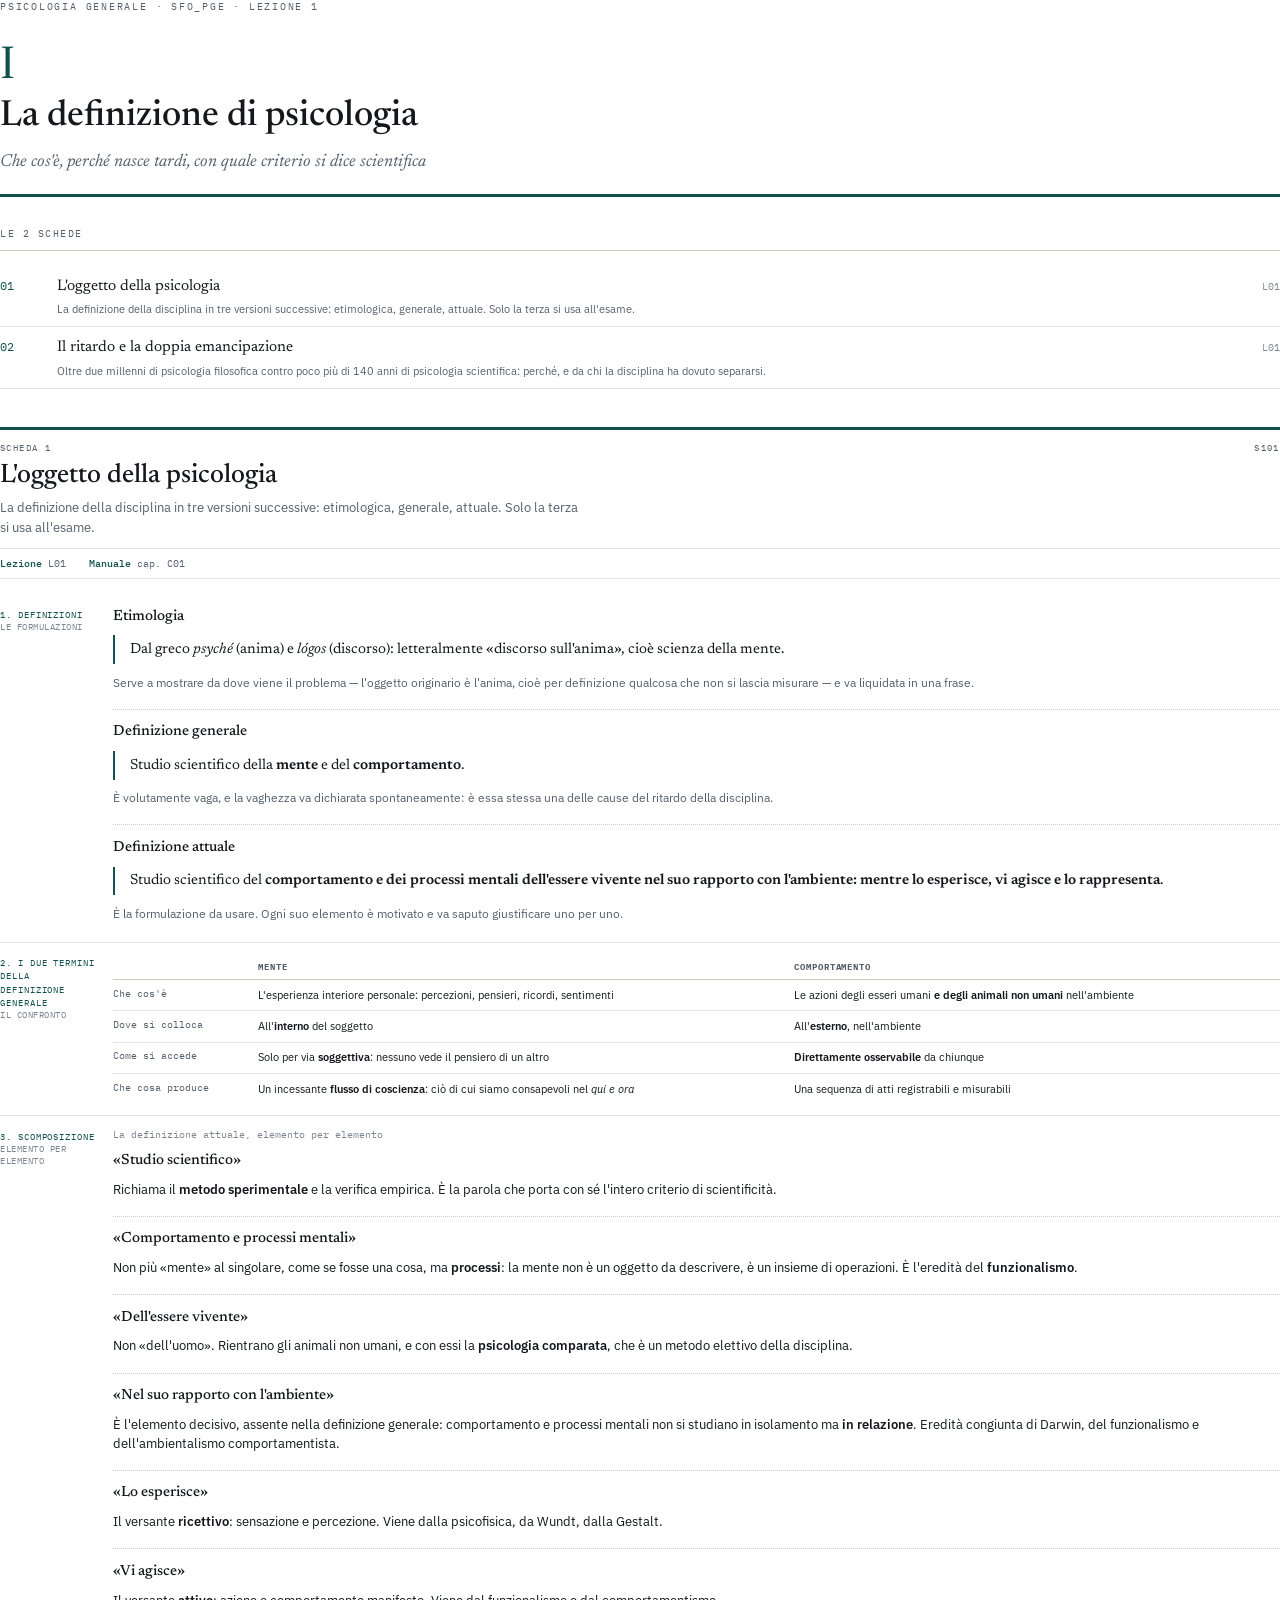
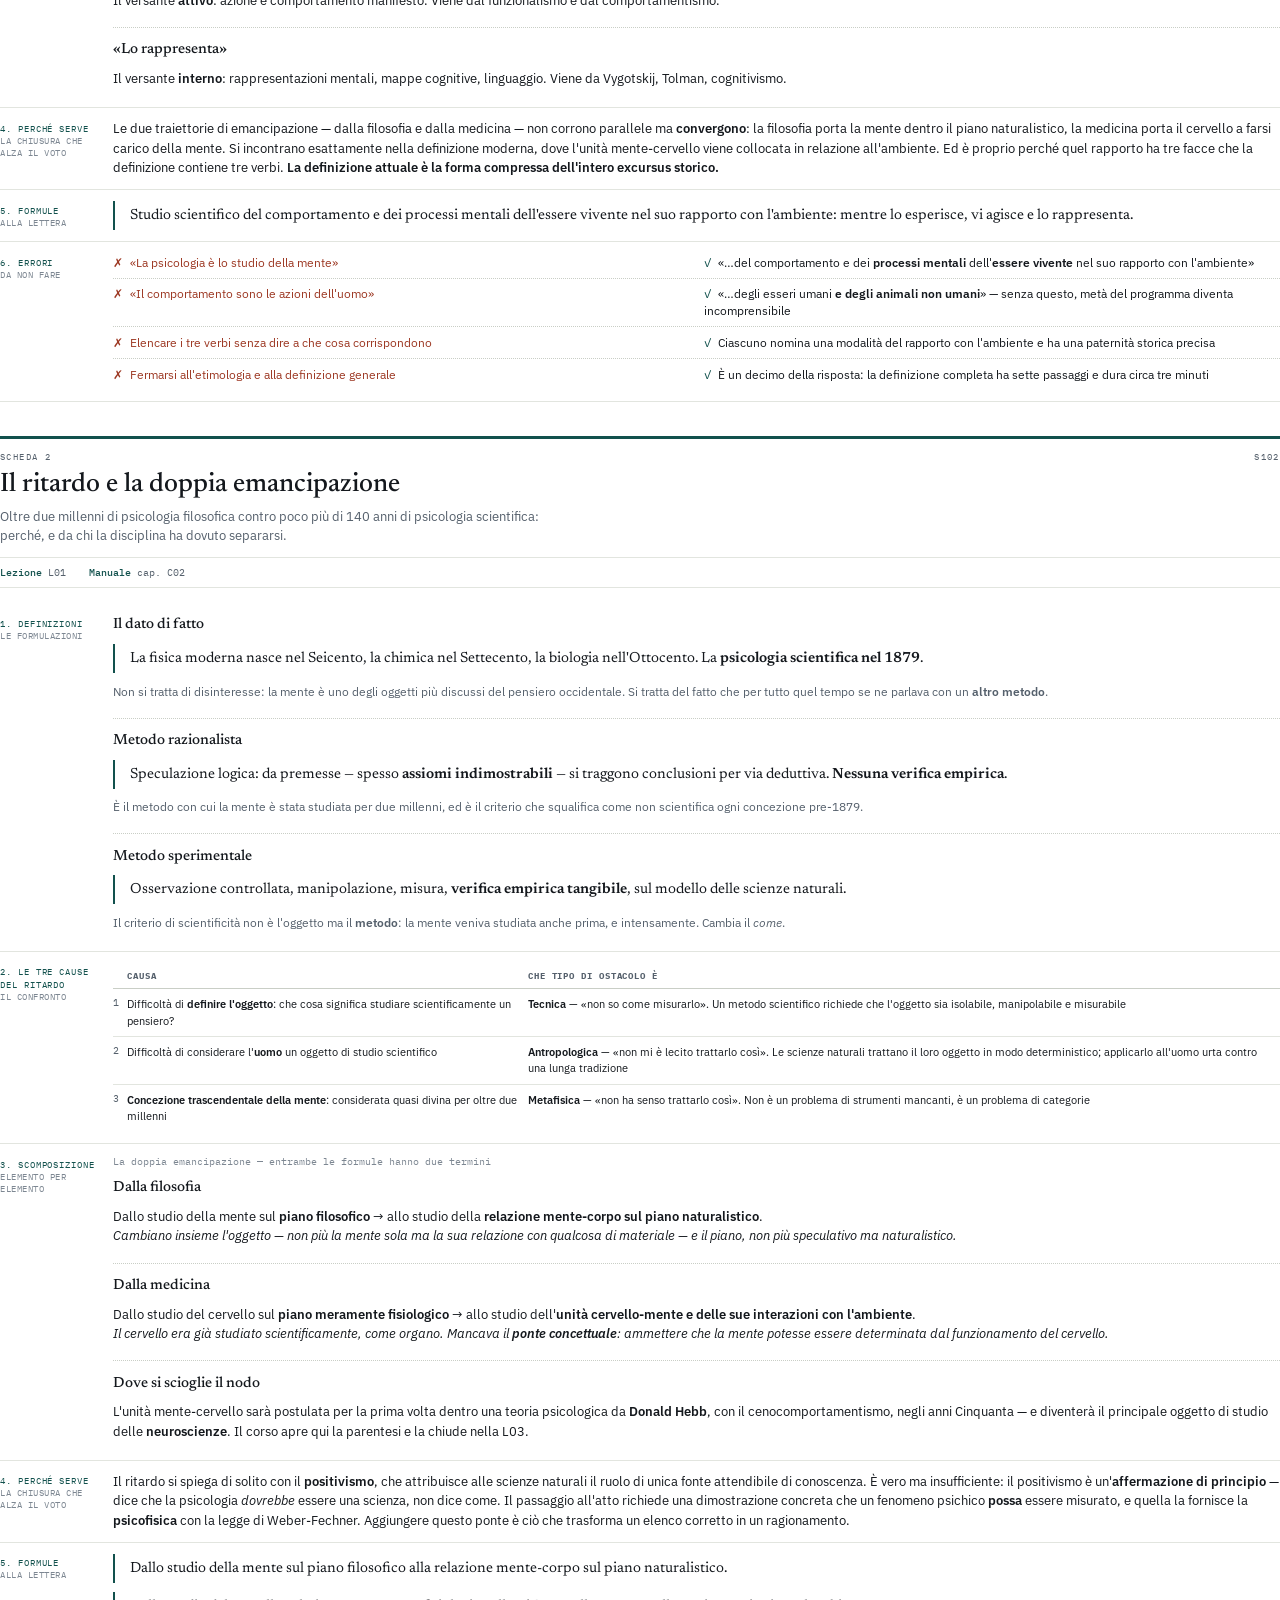
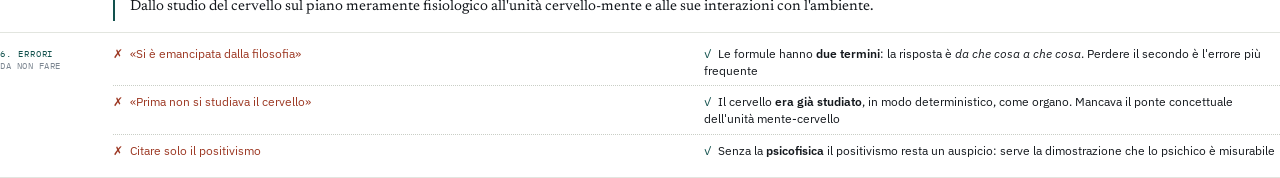
<file: pdf/F1_la-definizione-di-psicologia.html>
<!doctype html><html lang="it"><head><meta charset="utf-8">
<title>La definizione di psicologia — Psicologia Generale</title>
<link href="https://fonts.googleapis.com/css2?family=Newsreader:ital,opsz,wght@0,6..72,400;0,6..72,500;0,6..72,600;1,6..72,400&family=IBM+Plex+Sans:wght@400;500;600&family=IBM+Plex+Mono:wght@400;500&display=swap" rel="stylesheet">
<style>
@page { size: A4; margin: 16mm 15mm 15mm 15mm; }

:root {
  --inchiostro: #14181d;
  --grafite:    #55606c;
  --tenue:      #7d8792;
  --accento:    #12514d;
  --segnale:    #9c3722;
  --linea:      #c9cec6;
  --linea-fine: #e2e5df;
  --fondo:      #f5f6f2;
  --display: "Newsreader", Georgia, "Times New Roman", serif;
  --testo:   "IBM Plex Sans", -apple-system, "Helvetica Neue", Arial, sans-serif;
  --dati:    "IBM Plex Mono", "SF Mono", Menlo, monospace;
}

* { box-sizing: border-box; }
html { -webkit-print-color-adjust: exact; print-color-adjust: exact; }
body { margin:0; background:#fff; color-scheme: light; orphans: 3; widows: 3;
       font-family: var(--testo); font-size: 9.6pt; line-height: 1.52;
       color: var(--inchiostro); }
strong { font-weight: 600; }
em { font-style: italic; }

/* ---- copertina ---- */
.copertina { margin-bottom: 10mm; }
.cop-indice { break-after: avoid; }
.cop-alto { border-bottom: 2.5pt solid var(--accento); padding-bottom: 5mm; margin-bottom: 8mm; }
.cop-corso { font-family: var(--dati); font-size: 7.4pt; letter-spacing: .18em;
             text-transform: uppercase; color: var(--grafite); margin: 0 0 8mm; }
.cop-n { font-family: var(--display); font-size: 34pt; line-height:1; color: var(--accento); margin:0 0 2mm; }
.cop-titolo { font-family: var(--display); font-size: 27pt; line-height: 1.1; margin: 0 0 3mm; font-weight: 500; }
.cop-sottotitolo { font-family: var(--display); font-size: 13pt; font-style: italic;
                   color: var(--grafite); margin: 0; font-weight: 400; }
.cop-intro { font-size: 9.4pt; line-height: 1.62; color: var(--grafite); margin: 7mm 0 0; max-width: 145mm; }

.cop-indice { margin-top: 0; }
.cop-indice-tit { font-family: var(--dati); font-size: 7.2pt; letter-spacing: .16em;
                  text-transform: uppercase; color: var(--grafite); margin: 0 0 4mm;
                  border-bottom: .5pt solid var(--linea); padding-bottom: 2mm; }
.cop-voce { display: grid; grid-template-columns: 12mm 1fr auto; gap: 3mm;
            padding: 2.4mm 0; border-bottom: .5pt solid var(--linea-fine); align-items: baseline; }
.cop-voce-n { font-family: var(--dati); font-size: 9pt; color: var(--accento); }
.cop-voce-nome { font-family: var(--display); font-size: 11.5pt; }
.cop-voce-riga { display:block; font-family: var(--testo); font-size: 8.4pt; color: var(--grafite);
                 line-height:1.45; margin-top: .8mm; }
.cop-voce-meta { font-family: var(--dati); font-size: 7.4pt; color: var(--tenue); white-space: nowrap; }

.legenda { margin-top: 12mm; padding-top: 6mm; border-top: .5pt solid var(--linea); }
.legenda-tit { font-family: var(--dati); font-size: 7.2pt; letter-spacing: .16em;
               text-transform: uppercase; color: var(--grafite); margin: 0 0 3mm; }
.legenda-corpo { columns: 2; column-gap: 8mm; font-size: 8.2pt; line-height: 1.5; color: var(--grafite); }
.legenda-corpo p { margin: 0 0 1.6mm; break-inside: avoid; }
.legenda-corpo b { color: var(--inchiostro); font-family: var(--dati); font-size: 7.6pt; }

/* ---- scheda ---- */
/* Le schede scorrono di seguito: nessun salto di pagina forzato, così non
   restano pagine mezze bianche. A separarle è il filetto spesso della testata,
   che non può restare orfano in fondo alla pagina. */
.scheda { margin-top: 9mm; }
.scheda:first-of-type { margin-top: 0; }

.sk-testa { border-top: 2.5pt solid var(--accento); padding-top: 3mm; margin-bottom: 4mm;
            break-inside: avoid; break-after: avoid; }
.sk-occhiello { font-family: var(--dati); font-size: 7pt; letter-spacing: .16em;
                text-transform: uppercase; color: var(--grafite); margin: 0 0 1.5mm;
                display: flex; justify-content: space-between; }
.sk-nome { font-family: var(--display); font-size: 20pt; line-height: 1.12; margin: 0 0 2mm; font-weight: 500; }
.sk-unariga { font-size: 9.6pt; line-height: 1.5; color: var(--grafite); margin: 0 0 3mm; max-width: 155mm; }
.sk-coord { display: flex; flex-wrap: wrap; gap: 0 6mm; font-family: var(--dati); font-size: 7.6pt;
            color: var(--grafite); border-top: .5pt solid var(--linea-fine);
            border-bottom: .5pt solid var(--linea-fine); padding: 1.8mm 0; }
.sk-coord b { color: var(--accento); font-weight: 500; }

/* blocco: etichetta a sinistra, contenuto a destra.
   I blocchi scorrono liberamente fra le pagine: a non spezzarsi sono le unità
   atomiche (una voce, un esponente, un esperimento, un errore). Così non restano
   pagine mezze vuote per far stare un blocco intero. */
.blocco { padding: 3mm 0; border-bottom: .5pt solid var(--linea-fine); break-inside: auto; overflow: hidden; }
.bl-eti { float: left; width: 26mm; font-family: var(--dati); font-size: 7pt; letter-spacing: .1em;
          text-transform: uppercase; color: var(--accento); line-height: 1.4; padding-top: .6mm; }
.bl-eti span { display: block; color: var(--tenue); font-size: 6.4pt; letter-spacing: .06em; }
.bl-corpo { margin-left: 30mm; }
.bl-corpo > *:first-child { margin-top: 0; }
.bl-corpo > *:last-child { margin-bottom: 0; }
.bl-corpo p { margin: 0 0 2mm; }
.bl-vuoto { color: var(--tenue); font-family: var(--dati); font-size: 8pt; }

.formula { font-family: var(--display); font-size: 11pt; line-height: 1.45;
           border-left: 2pt solid var(--accento); padding: 1mm 0 1mm 4mm; margin: 0 0 2.5mm; }
.glossa { font-size: 8.8pt; line-height: 1.55; color: var(--grafite); margin: 0 0 2mm; }

ul.punti { margin: 0 0 2mm; padding-left: 4.5mm; }
ul.punti li { margin-bottom: 1.4mm; line-height: 1.5; }
ul.punti li::marker { color: var(--accento); }

.voce { break-inside: avoid; margin-bottom: 3mm; padding-bottom: 2.5mm;
        border-bottom: .4pt dotted var(--linea); }
.voce:last-child { border-bottom: none; margin-bottom: 0; padding-bottom: 0; }
.voce-tit { font-family: var(--display); font-size: 11pt; font-weight: 500; margin: 0 0 1mm; }
.voce-meta { font-family: var(--dati); font-size: 7.2pt; color: var(--tenue); margin: 0 0 1.4mm; }
.voce-testo { margin: 0 0 1.5mm; line-height: 1.5; }

.esponente { break-inside: avoid; margin-bottom: 4mm; padding: 2.5mm 3mm;
             background: var(--fondo); border-left: 1.5pt solid var(--accento); }
.esp-testa { display: flex; flex-wrap: wrap; align-items: baseline; gap: 0 3mm; margin-bottom: 1.2mm; }
.esp-nome { font-family: var(--display); font-size: 11.5pt; font-weight: 500; }
.esp-anni { font-family: var(--dati); font-size: 7.4pt; color: var(--tenue); }
.esp-ruolo { font-family: var(--dati); font-size: 7.2pt; color: var(--accento);
             text-transform: uppercase; letter-spacing: .06em; }
.esp-chie { font-size: 9pt; line-height: 1.5; margin: 0 0 1.8mm; }
.esp-sub { font-family: var(--dati); font-size: 6.6pt; letter-spacing: .12em; text-transform: uppercase;
           color: var(--grafite); margin: 2mm 0 1mm; }
.esp-nota { font-size: 8.4pt; line-height: 1.5; color: var(--grafite);
            border-top: .4pt solid var(--linea); padding-top: 1.5mm; margin-top: 2mm; }

.esperimento { break-inside: avoid; margin-bottom: 3.5mm; }
.exp-nome { font-family: var(--display); font-size: 11pt; font-weight: 500; margin: 0 0 1.2mm; }
.exp-riga { display: grid; grid-template-columns: 18mm 1fr; gap: 3mm; margin-bottom: 1.2mm; align-items: baseline; }
.exp-eti { font-family: var(--dati); font-size: 6.6pt; letter-spacing: .1em; text-transform: uppercase;
           color: var(--tenue); }
.exp-riga ol { margin: 0; padding-left: 4.5mm; }
.exp-riga ol li { margin-bottom: .8mm; }

.terna { display: grid; gap: 2mm; }
.terna-voce { display: grid; grid-template-columns: 16mm 1fr; gap: 3mm; align-items: baseline; }
.terna-eti { font-family: var(--dati); font-size: 6.8pt; letter-spacing: .1em; text-transform: uppercase;
             color: var(--accento); }

table.griglia { width: 100%; border-collapse: collapse; font-size: 8.6pt; margin: 0 0 2mm; }
table.griglia th { font-family: var(--dati); font-size: 6.8pt; letter-spacing: .1em;
                   text-transform: uppercase; color: var(--grafite); text-align: left;
                   border-bottom: .8pt solid var(--linea); padding: 1.5mm 2mm 1.5mm 0; vertical-align: bottom; }
table.griglia td { padding: 1.8mm 2mm 1.8mm 0; border-bottom: .4pt solid var(--linea-fine);
                   vertical-align: top; line-height: 1.45; }
table.griglia tr:last-child td { border-bottom: none; }

.errori { display: grid; gap: 1.8mm; }
.err { display: grid; grid-template-columns: 1fr 1fr; gap: 4mm; break-inside: avoid;
       padding-bottom: 1.8mm; border-bottom: .4pt dotted var(--linea); }
.err:last-child { border-bottom: none; }
.err-no  { color: var(--segnale); font-size: 8.8pt; line-height: 1.45; }
.err-si  { font-size: 8.8pt; line-height: 1.45; }
.err-no::before { content: "✗ "; font-family: var(--dati); }
.err-si::before { content: "✓ "; font-family: var(--dati); color: var(--accento); }

.contrasto { background: var(--fondo); border: .5pt solid var(--linea); padding: 3mm;
             font-size: 9pt; line-height: 1.55; margin-top: 3mm; break-inside: avoid; }
.chiuditura { margin-top: 4mm; padding-top: 3mm; border-top: 1.5pt solid var(--accento);
              font-size: 9pt; line-height: 1.6; color: var(--grafite); break-inside: avoid; }
</style></head><body>

<div class="copertina">
  <div class="cop-alto">
    <p class="cop-corso">Psicologia Generale · SFO_PGE · Lezione 1</p>
    <p class="cop-n">I</p>
    <h1 class="cop-titolo">La definizione di psicologia</h1>
    <p class="cop-sottotitolo">Che cos'è, perché nasce tardi, con quale criterio si dice scientifica</p>
  </div>

  <div class="cop-indice">
    <p class="cop-indice-tit">Le 2 schede</p>
    <div class="cop-voce">
      <span class="cop-voce-n">01</span>
      <span><span class="cop-voce-nome">L'oggetto della psicologia</span>
        <span class="cop-voce-riga">La definizione della disciplina in tre versioni successive: etimologica, generale, attuale. Solo la terza si usa all'esame.</span></span>
      <span class="cop-voce-meta">L01</span>
    </div><div class="cop-voce">
      <span class="cop-voce-n">02</span>
      <span><span class="cop-voce-nome">Il ritardo e la doppia emancipazione</span>
        <span class="cop-voce-riga">Oltre due millenni di psicologia filosofica contro poco più di 140 anni di psicologia scientifica: perché, e da chi la disciplina ha dovuto separarsi.</span></span>
      <span class="cop-voce-meta">L01</span>
    </div>
  </div>
</div>

<section class="scheda">
    <div class="sk-testa">
      <p class="sk-occhiello"><span>Scheda 1</span><span>S101</span></p>
      <h2 class="sk-nome">L'oggetto della psicologia</h2>
      <p class="sk-unariga">La definizione della disciplina in tre versioni successive: etimologica, generale, attuale. Solo la terza si usa all'esame.</p>
      <div class="sk-coord">
        <span><b>Lezione</b> L01</span>
        <span><b>Manuale</b> cap. C01</span>
      </div>
    </div>
    <div class="blocco">
    <div class="bl-eti">1. Definizioni<span>le formulazioni</span></div>
    <div class="bl-corpo"><div class="voce">
      <p class="voce-tit">Etimologia</p>
      <div class="formula">Dal greco <em>psyché</em> (anima) e <em>lógos</em> (discorso): letteralmente «discorso sull'anima», cioè scienza della mente.</div>
      <p class="glossa">Serve a mostrare da dove viene il problema — l'oggetto originario è l'anima, cioè per definizione qualcosa che non si lascia misurare — e va liquidata in una frase.</p></div><div class="voce">
      <p class="voce-tit">Definizione generale</p>
      <div class="formula">Studio scientifico della <strong>mente</strong> e del <strong>comportamento</strong>.</div>
      <p class="glossa">È volutamente vaga, e la vaghezza va dichiarata spontaneamente: è essa stessa una delle cause del ritardo della disciplina.</p></div><div class="voce">
      <p class="voce-tit">Definizione attuale</p>
      <div class="formula">Studio scientifico del <strong>comportamento e dei processi mentali dell'essere vivente nel suo rapporto con l'ambiente: mentre lo esperisce, vi agisce e lo rappresenta</strong>.</div>
      <p class="glossa">È la formulazione da usare. Ogni suo elemento è motivato e va saputo giustificare uno per uno.</p></div></div>
  </div><div class="blocco">
    <div class="bl-eti">2. I due termini della definizione generale<span>il confronto</span></div>
    <div class="bl-corpo"><table class="griglia">
      <tr><th></th><th>Mente</th><th>Comportamento</th></tr>
      <tr><td style="font-family:var(--dati);font-size:7.6pt;color:var(--grafite)">Che cos'è</td><td>L'esperienza interiore personale: percezioni, pensieri, ricordi, sentimenti</td><td>Le azioni degli esseri umani <strong>e degli animali non umani</strong> nell'ambiente</td></tr><tr><td style="font-family:var(--dati);font-size:7.6pt;color:var(--grafite)">Dove si colloca</td><td>All'<strong>interno</strong> del soggetto</td><td>All'<strong>esterno</strong>, nell'ambiente</td></tr><tr><td style="font-family:var(--dati);font-size:7.6pt;color:var(--grafite)">Come si accede</td><td>Solo per via <strong>soggettiva</strong>: nessuno vede il pensiero di un altro</td><td><strong>Direttamente osservabile</strong> da chiunque</td></tr><tr><td style="font-family:var(--dati);font-size:7.6pt;color:var(--grafite)">Che cosa produce</td><td>Un incessante <strong>flusso di coscienza</strong>: ciò di cui siamo consapevoli nel <em>qui e ora</em></td><td>Una sequenza di atti registrabili e misurabili</td></tr>
    </table></div>
  </div><div class="blocco">
    <div class="bl-eti">3. Scomposizione<span>elemento per elemento</span></div>
    <div class="bl-corpo"><p class="voce-meta">La definizione attuale, elemento per elemento</p>
      <div class="voce">
        <p class="voce-tit">«Studio scientifico»</p>
        <p class="voce-testo">Richiama il <strong>metodo sperimentale</strong> e la verifica empirica. È la parola che porta con sé l'intero criterio di scientificità.</p></div><div class="voce">
        <p class="voce-tit">«Comportamento e processi mentali»</p>
        <p class="voce-testo">Non più «mente» al singolare, come se fosse una cosa, ma <strong>processi</strong>: la mente non è un oggetto da descrivere, è un insieme di operazioni. È l'eredità del <strong>funzionalismo</strong>.</p></div><div class="voce">
        <p class="voce-tit">«Dell'essere vivente»</p>
        <p class="voce-testo">Non «dell'uomo». Rientrano gli animali non umani, e con essi la <strong>psicologia comparata</strong>, che è un metodo elettivo della disciplina.</p></div><div class="voce">
        <p class="voce-tit">«Nel suo rapporto con l'ambiente»</p>
        <p class="voce-testo">È l'elemento decisivo, assente nella definizione generale: comportamento e processi mentali non si studiano in isolamento ma <strong>in relazione</strong>. Eredità congiunta di Darwin, del funzionalismo e dell'ambientalismo comportamentista.</p></div><div class="voce">
        <p class="voce-tit">«Lo esperisce»</p>
        <p class="voce-testo">Il versante <strong>ricettivo</strong>: sensazione e percezione. Viene dalla psicofisica, da Wundt, dalla Gestalt.</p></div><div class="voce">
        <p class="voce-tit">«Vi agisce»</p>
        <p class="voce-testo">Il versante <strong>attivo</strong>: azione e comportamento manifesto. Viene dal funzionalismo e dal comportamentismo.</p></div><div class="voce">
        <p class="voce-tit">«Lo rappresenta»</p>
        <p class="voce-testo">Il versante <strong>interno</strong>: rappresentazioni mentali, mappe cognitive, linguaggio. Viene da Vygotskij, Tolman, cognitivismo.</p></div></div>
  </div><div class="blocco">
    <div class="bl-eti">4. Perché serve<span>la chiusura che alza il voto</span></div>
    <div class="bl-corpo"><p>Le due traiettorie di emancipazione — dalla filosofia e dalla medicina — non corrono parallele ma <strong>convergono</strong>: la filosofia porta la mente dentro il piano naturalistico, la medicina porta il cervello a farsi carico della mente. Si incontrano esattamente nella definizione moderna, dove l'unità mente-cervello viene collocata in relazione all'ambiente. Ed è proprio perché quel rapporto ha tre facce che la definizione contiene tre verbi. <strong>La definizione attuale è la forma compressa dell'intero excursus storico.</strong></p></div>
  </div><div class="blocco">
    <div class="bl-eti">5. Formule<span>alla lettera</span></div>
    <div class="bl-corpo"><div class="formula">Studio scientifico del comportamento e dei processi mentali dell'essere vivente nel suo rapporto con l'ambiente: mentre lo esperisce, vi agisce e lo rappresenta.</div></div>
  </div><div class="blocco">
    <div class="bl-eti">6. Errori<span>da non fare</span></div>
    <div class="bl-corpo"><div class="errori"><div class="err">
      <div class="err-no">«La psicologia è lo studio della mente»</div><div class="err-si">«…del comportamento e dei <strong>processi mentali</strong> dell'<strong>essere vivente</strong> nel suo rapporto con l'ambiente»</div></div><div class="err">
      <div class="err-no">«Il comportamento sono le azioni dell'uomo»</div><div class="err-si">«…degli esseri umani <strong>e degli animali non umani</strong>» — senza questo, metà del programma diventa incomprensibile</div></div><div class="err">
      <div class="err-no">Elencare i tre verbi senza dire a che cosa corrispondono</div><div class="err-si">Ciascuno nomina una modalità del rapporto con l'ambiente e ha una paternità storica precisa</div></div><div class="err">
      <div class="err-no">Fermarsi all'etimologia e alla definizione generale</div><div class="err-si">È un decimo della risposta: la definizione completa ha sette passaggi e dura circa tre minuti</div></div></div></div>
  </div>
  </section><section class="scheda">
    <div class="sk-testa">
      <p class="sk-occhiello"><span>Scheda 2</span><span>S102</span></p>
      <h2 class="sk-nome">Il ritardo e la doppia emancipazione</h2>
      <p class="sk-unariga">Oltre due millenni di psicologia filosofica contro poco più di 140 anni di psicologia scientifica: perché, e da chi la disciplina ha dovuto separarsi.</p>
      <div class="sk-coord">
        <span><b>Lezione</b> L01</span>
        <span><b>Manuale</b> cap. C02</span>
      </div>
    </div>
    <div class="blocco">
    <div class="bl-eti">1. Definizioni<span>le formulazioni</span></div>
    <div class="bl-corpo"><div class="voce">
      <p class="voce-tit">Il dato di fatto</p>
      <div class="formula">La fisica moderna nasce nel Seicento, la chimica nel Settecento, la biologia nell'Ottocento. La <strong>psicologia scientifica nel 1879</strong>.</div>
      <p class="glossa">Non si tratta di disinteresse: la mente è uno degli oggetti più discussi del pensiero occidentale. Si tratta del fatto che per tutto quel tempo se ne parlava con un <strong>altro metodo</strong>.</p></div><div class="voce">
      <p class="voce-tit">Metodo razionalista</p>
      <div class="formula">Speculazione logica: da premesse — spesso <strong>assiomi indimostrabili</strong> — si traggono conclusioni per via deduttiva. <strong>Nessuna verifica empirica</strong>.</div>
      <p class="glossa">È il metodo con cui la mente è stata studiata per due millenni, ed è il criterio che squalifica come non scientifica ogni concezione pre-1879.</p></div><div class="voce">
      <p class="voce-tit">Metodo sperimentale</p>
      <div class="formula">Osservazione controllata, manipolazione, misura, <strong>verifica empirica tangibile</strong>, sul modello delle scienze naturali.</div>
      <p class="glossa">Il criterio di scientificità non è l'oggetto ma il <strong>metodo</strong>: la mente veniva studiata anche prima, e intensamente. Cambia il <em>come</em>.</p></div></div>
  </div><div class="blocco">
    <div class="bl-eti">2. Le tre cause del ritardo<span>il confronto</span></div>
    <div class="bl-corpo"><table class="griglia">
      <tr><th></th><th>Causa</th><th>Che tipo di ostacolo è</th></tr>
      <tr><td style="font-family:var(--dati);font-size:7.6pt;color:var(--grafite)">1</td><td>Difficoltà di <strong>definire l'oggetto</strong>: che cosa significa studiare scientificamente un pensiero?</td><td><strong>Tecnica</strong> — «non so come misurarlo». Un metodo scientifico richiede che l'oggetto sia isolabile, manipolabile e misurabile</td></tr><tr><td style="font-family:var(--dati);font-size:7.6pt;color:var(--grafite)">2</td><td>Difficoltà di considerare l'<strong>uomo</strong> un oggetto di studio scientifico</td><td><strong>Antropologica</strong> — «non mi è lecito trattarlo così». Le scienze naturali trattano il loro oggetto in modo deterministico; applicarlo all'uomo urta contro una lunga tradizione</td></tr><tr><td style="font-family:var(--dati);font-size:7.6pt;color:var(--grafite)">3</td><td><strong>Concezione trascendentale della mente</strong>: considerata quasi divina per oltre due millenni</td><td><strong>Metafisica</strong> — «non ha senso trattarlo così». Non è un problema di strumenti mancanti, è un problema di categorie</td></tr>
    </table></div>
  </div><div class="blocco">
    <div class="bl-eti">3. Scomposizione<span>elemento per elemento</span></div>
    <div class="bl-corpo"><p class="voce-meta">La doppia emancipazione — entrambe le formule hanno due termini</p>
      <div class="voce">
        <p class="voce-tit">Dalla filosofia</p>
        <p class="voce-testo">Dallo studio della mente sul <strong>piano filosofico</strong> → allo studio della <strong>relazione mente-corpo sul piano naturalistico</strong>.<br><em>Cambiano insieme l'oggetto — non più la mente sola ma la sua relazione con qualcosa di materiale — e il piano, non più speculativo ma naturalistico.</em></p></div><div class="voce">
        <p class="voce-tit">Dalla medicina</p>
        <p class="voce-testo">Dallo studio del cervello sul <strong>piano meramente fisiologico</strong> → allo studio dell'<strong>unità cervello-mente e delle sue interazioni con l'ambiente</strong>.<br><em>Il cervello era già studiato scientificamente, come organo. Mancava il <strong>ponte concettuale</strong>: ammettere che la mente potesse essere determinata dal funzionamento del cervello.</em></p></div><div class="voce">
        <p class="voce-tit">Dove si scioglie il nodo</p>
        <p class="voce-testo">L'unità mente-cervello sarà postulata per la prima volta dentro una teoria psicologica da <strong>Donald Hebb</strong>, con il cenocomportamentismo, negli anni Cinquanta — e diventerà il principale oggetto di studio delle <strong>neuroscienze</strong>. Il corso apre qui la parentesi e la chiude nella L03.</p></div></div>
  </div><div class="blocco">
    <div class="bl-eti">4. Perché serve<span>la chiusura che alza il voto</span></div>
    <div class="bl-corpo"><p>Il ritardo si spiega di solito con il <strong>positivismo</strong>, che attribuisce alle scienze naturali il ruolo di unica fonte attendibile di conoscenza. È vero ma insufficiente: il positivismo è un'<strong>affermazione di principio</strong> — dice che la psicologia <em>dovrebbe</em> essere una scienza, non dice come. Il passaggio all'atto richiede una dimostrazione concreta che un fenomeno psichico <strong>possa</strong> essere misurato, e quella la fornisce la <strong>psicofisica</strong> con la legge di Weber-Fechner. Aggiungere questo ponte è ciò che trasforma un elenco corretto in un ragionamento.</p></div>
  </div><div class="blocco">
    <div class="bl-eti">5. Formule<span>alla lettera</span></div>
    <div class="bl-corpo"><div class="formula">Dallo studio della mente sul piano filosofico alla relazione mente-corpo sul piano naturalistico.</div><div class="formula">Dallo studio del cervello sul piano meramente fisiologico all'unità cervello-mente e alle sue interazioni con l'ambiente.</div></div>
  </div><div class="blocco">
    <div class="bl-eti">6. Errori<span>da non fare</span></div>
    <div class="bl-corpo"><div class="errori"><div class="err">
      <div class="err-no">«Si è emancipata dalla filosofia»</div><div class="err-si">Le formule hanno <strong>due termini</strong>: la risposta è <em>da che cosa a che cosa</em>. Perdere il secondo è l'errore più frequente</div></div><div class="err">
      <div class="err-no">«Prima non si studiava il cervello»</div><div class="err-si">Il cervello <strong>era già studiato</strong>, in modo deterministico, come organo. Mancava il ponte concettuale dell'unità mente-cervello</div></div><div class="err">
      <div class="err-no">Citare solo il positivismo</div><div class="err-si">Senza la <strong>psicofisica</strong> il positivismo resta un auspicio: serve la dimostrazione che lo psichico è misurabile</div></div></div></div>
  </div>
  </section>

</body></html>
</file>
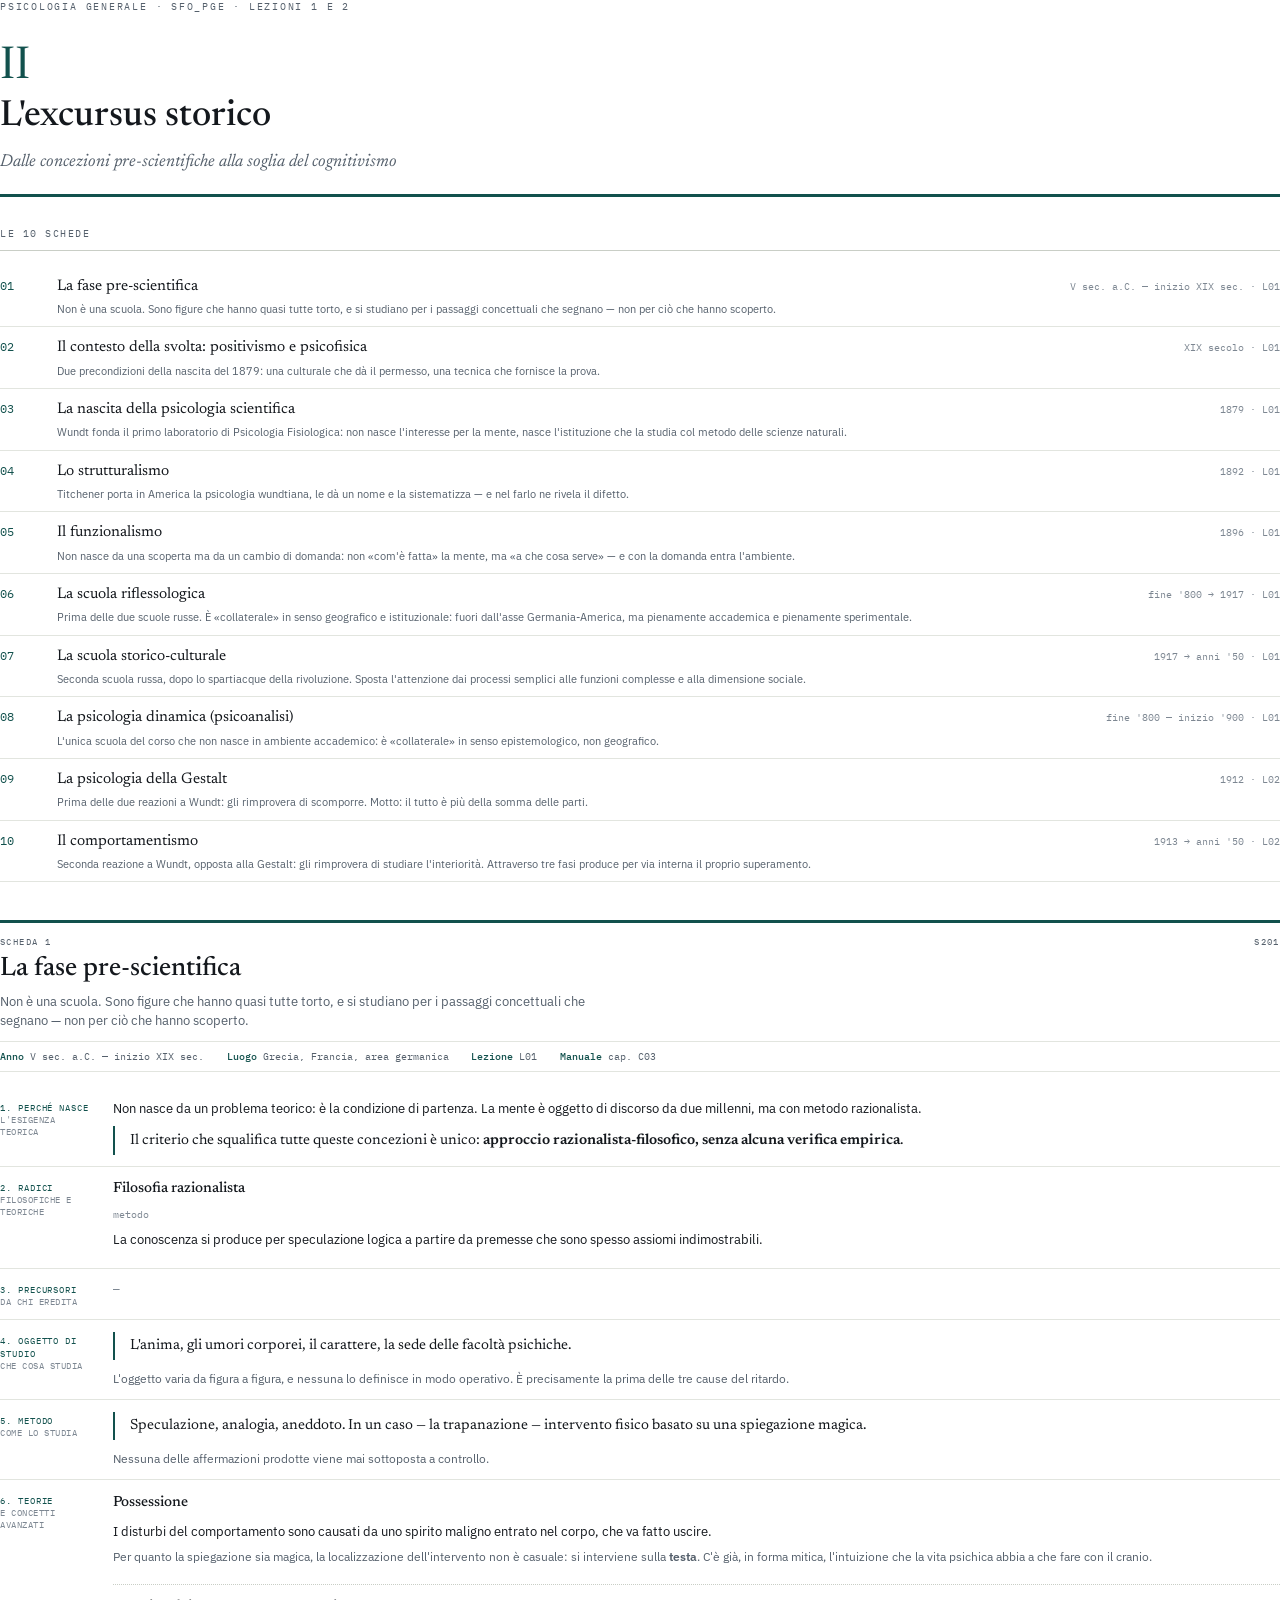
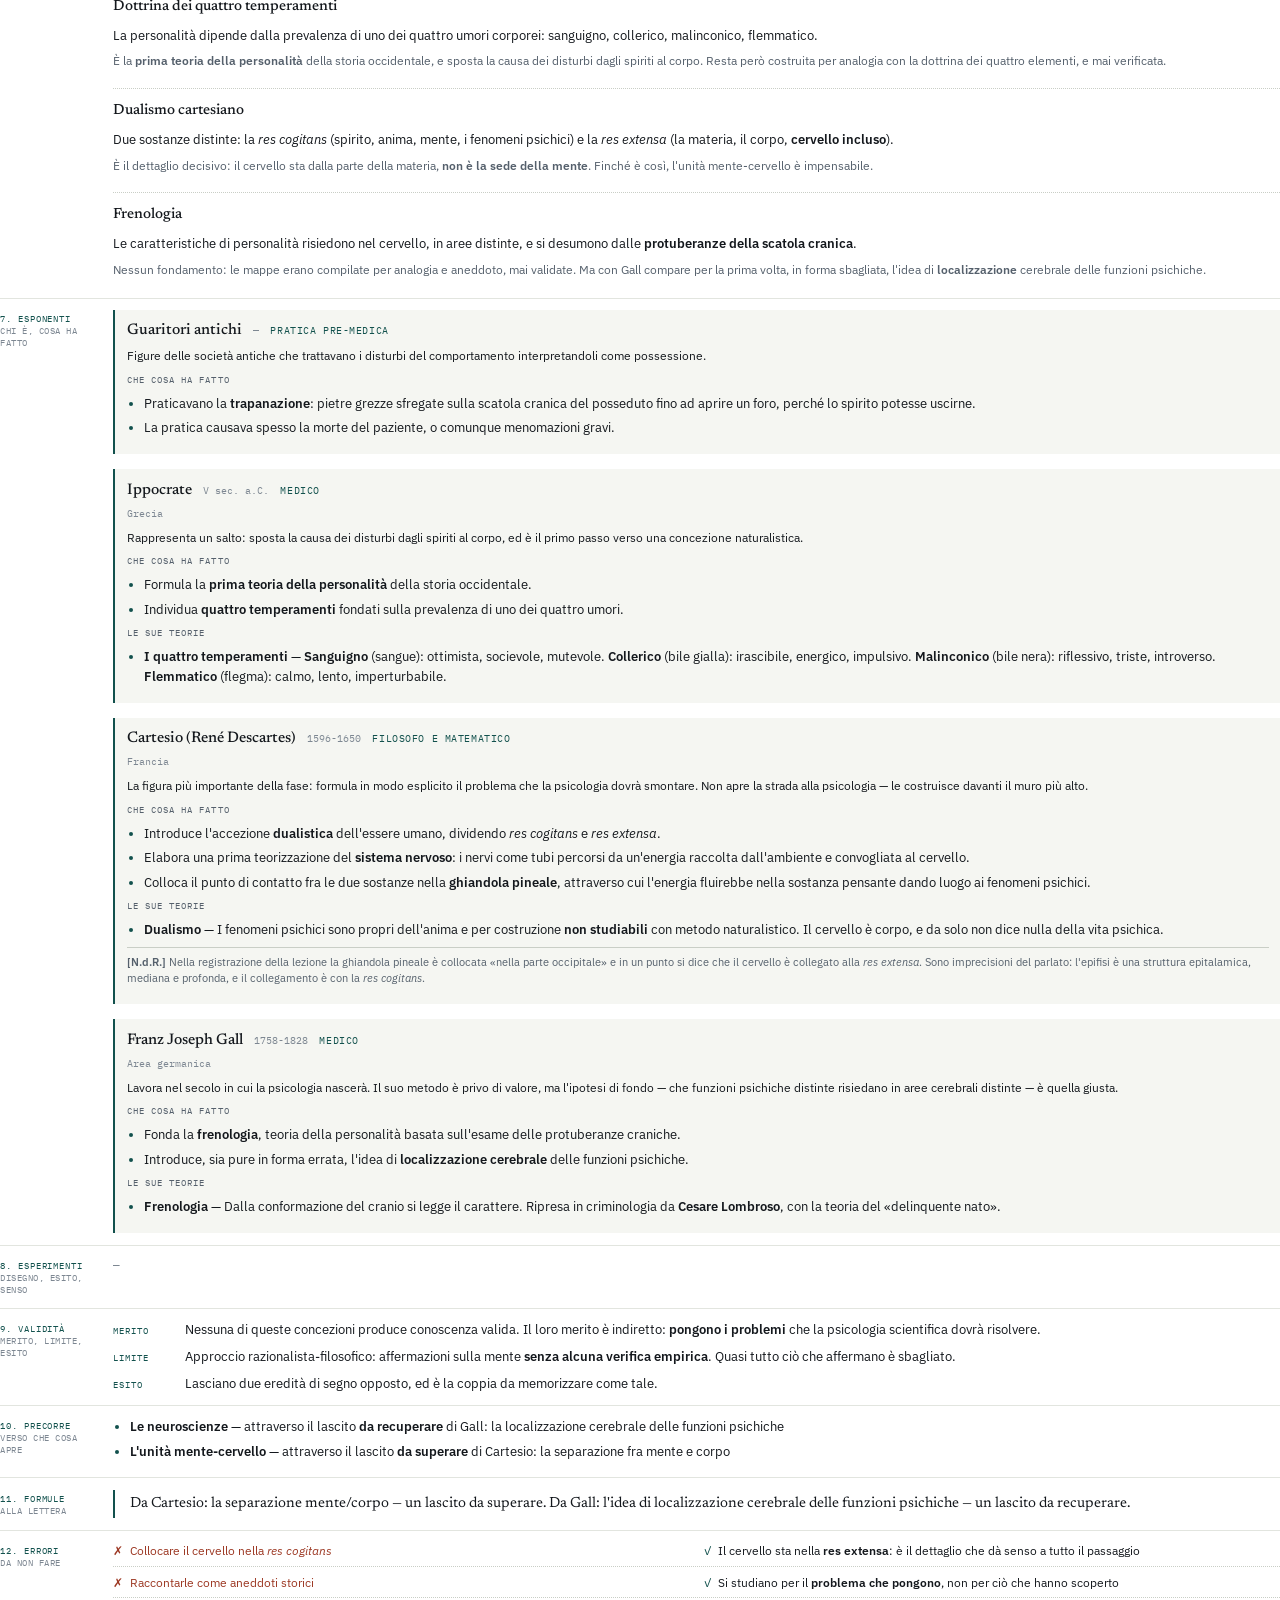
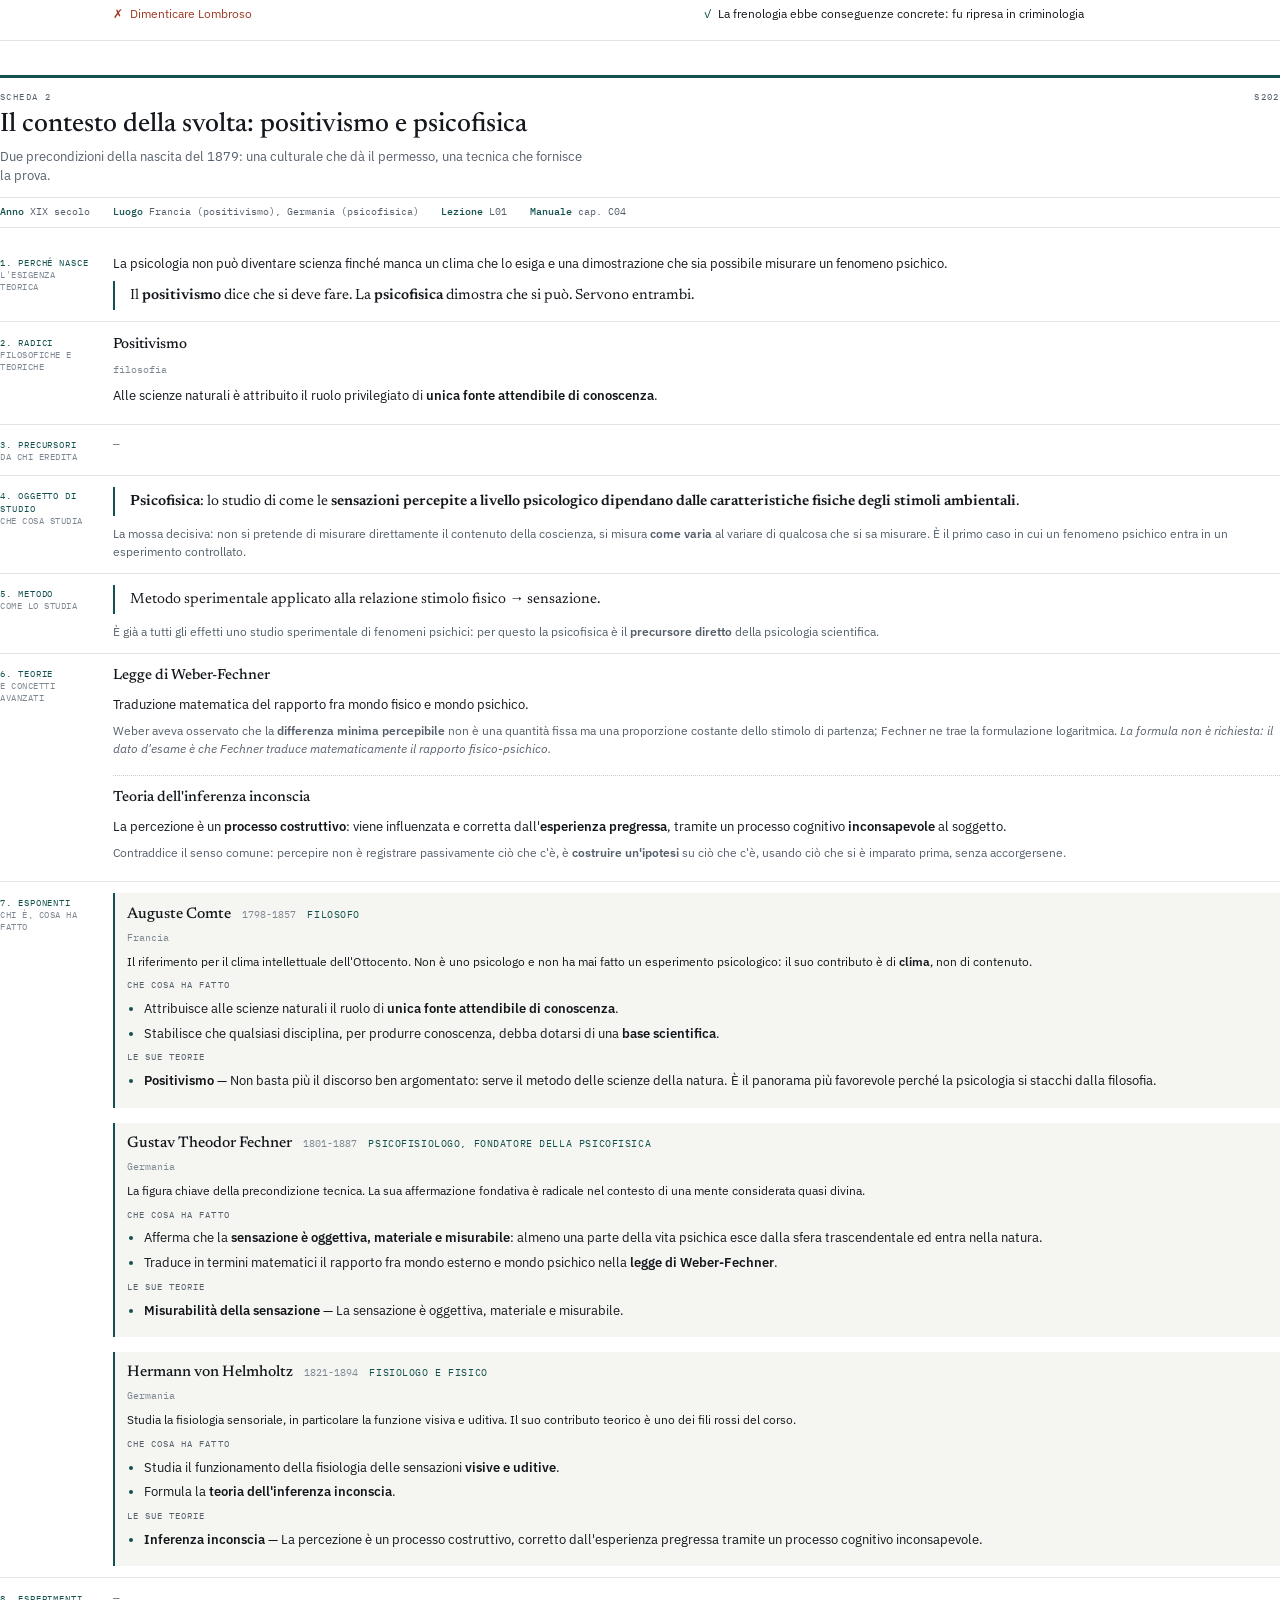
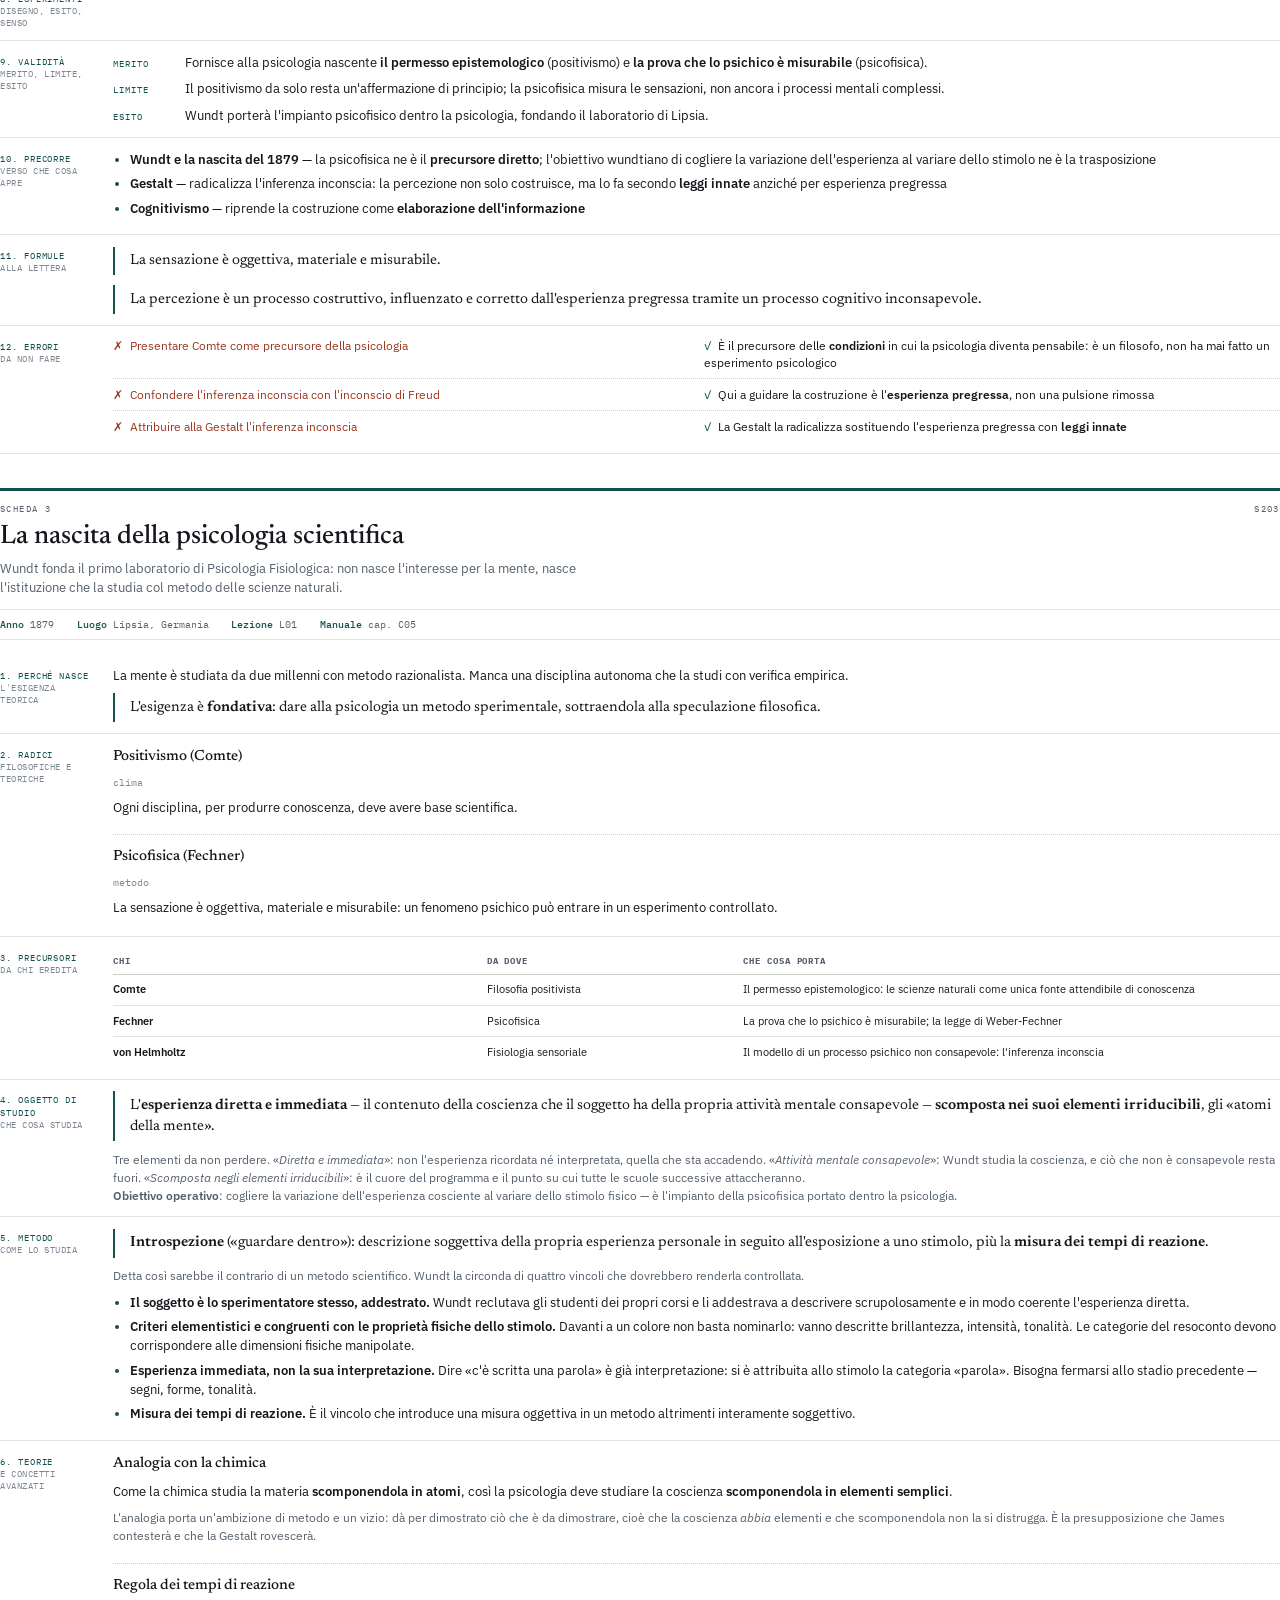
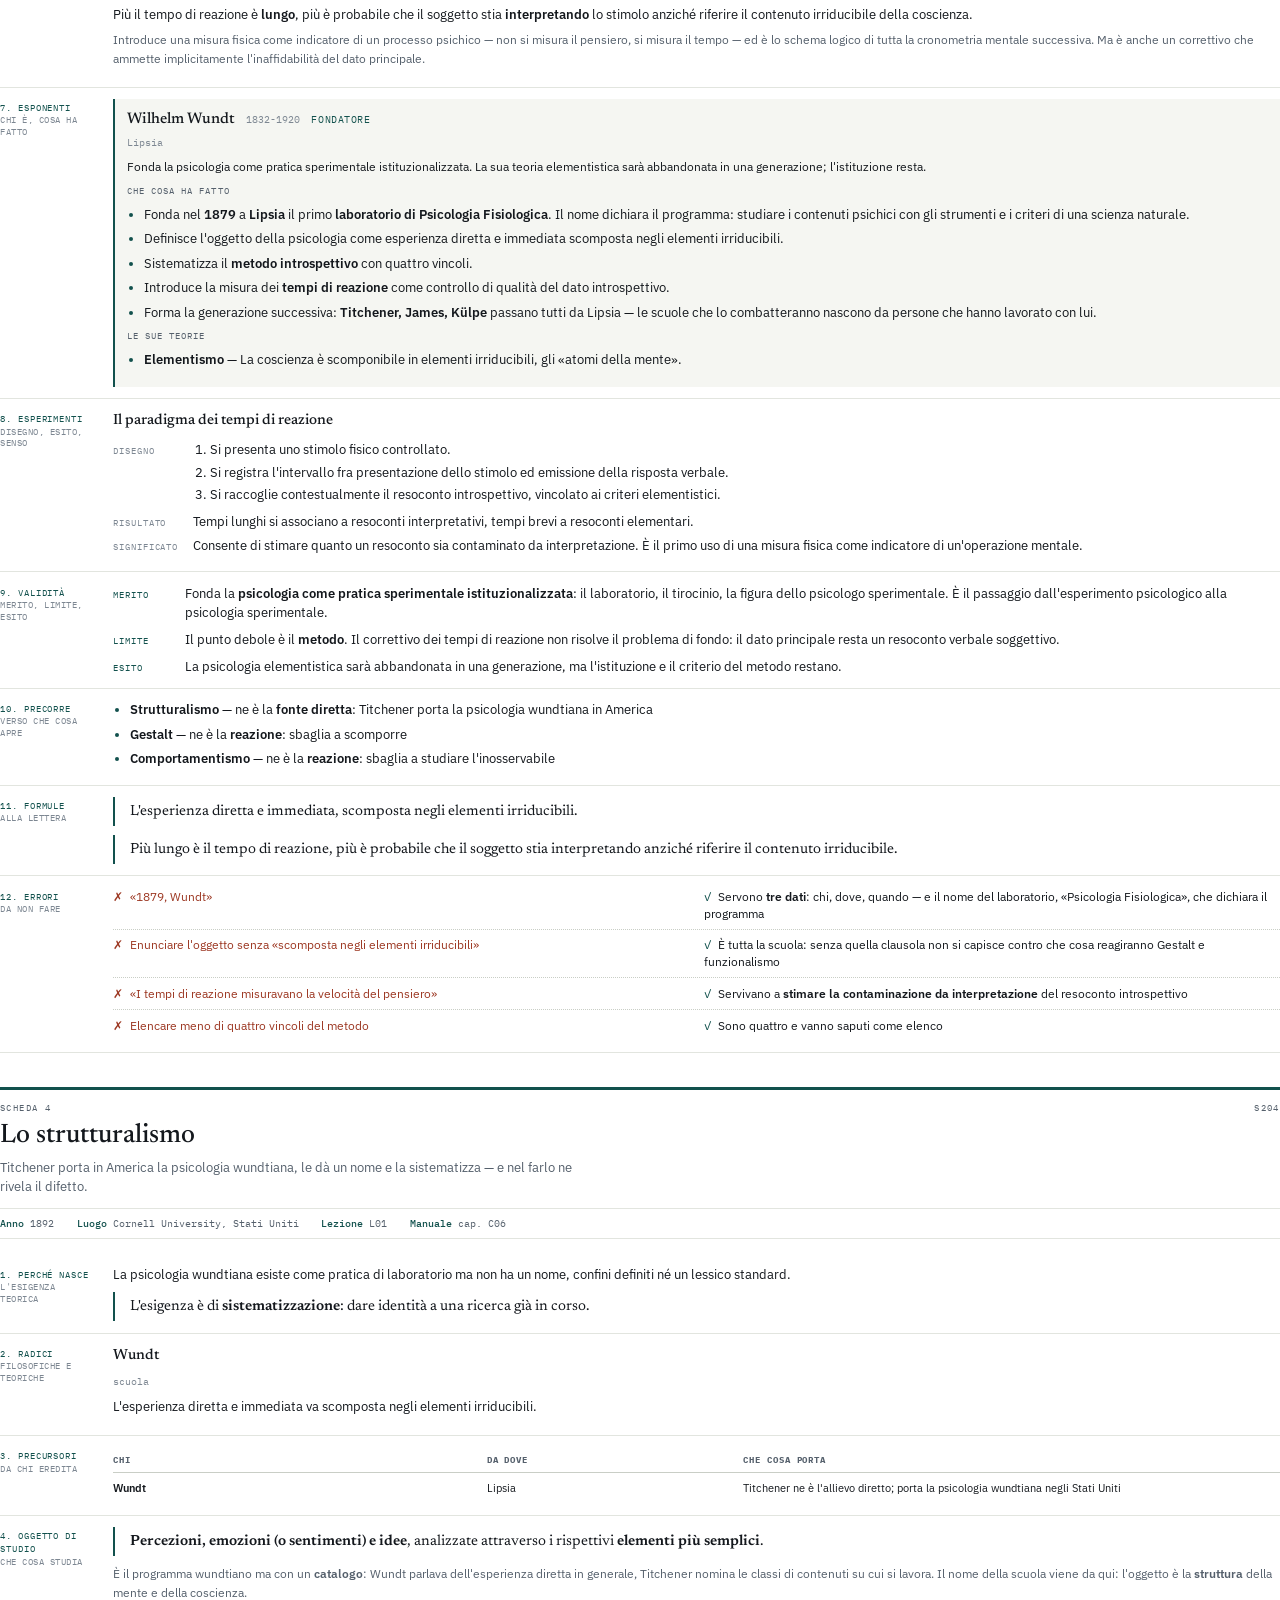
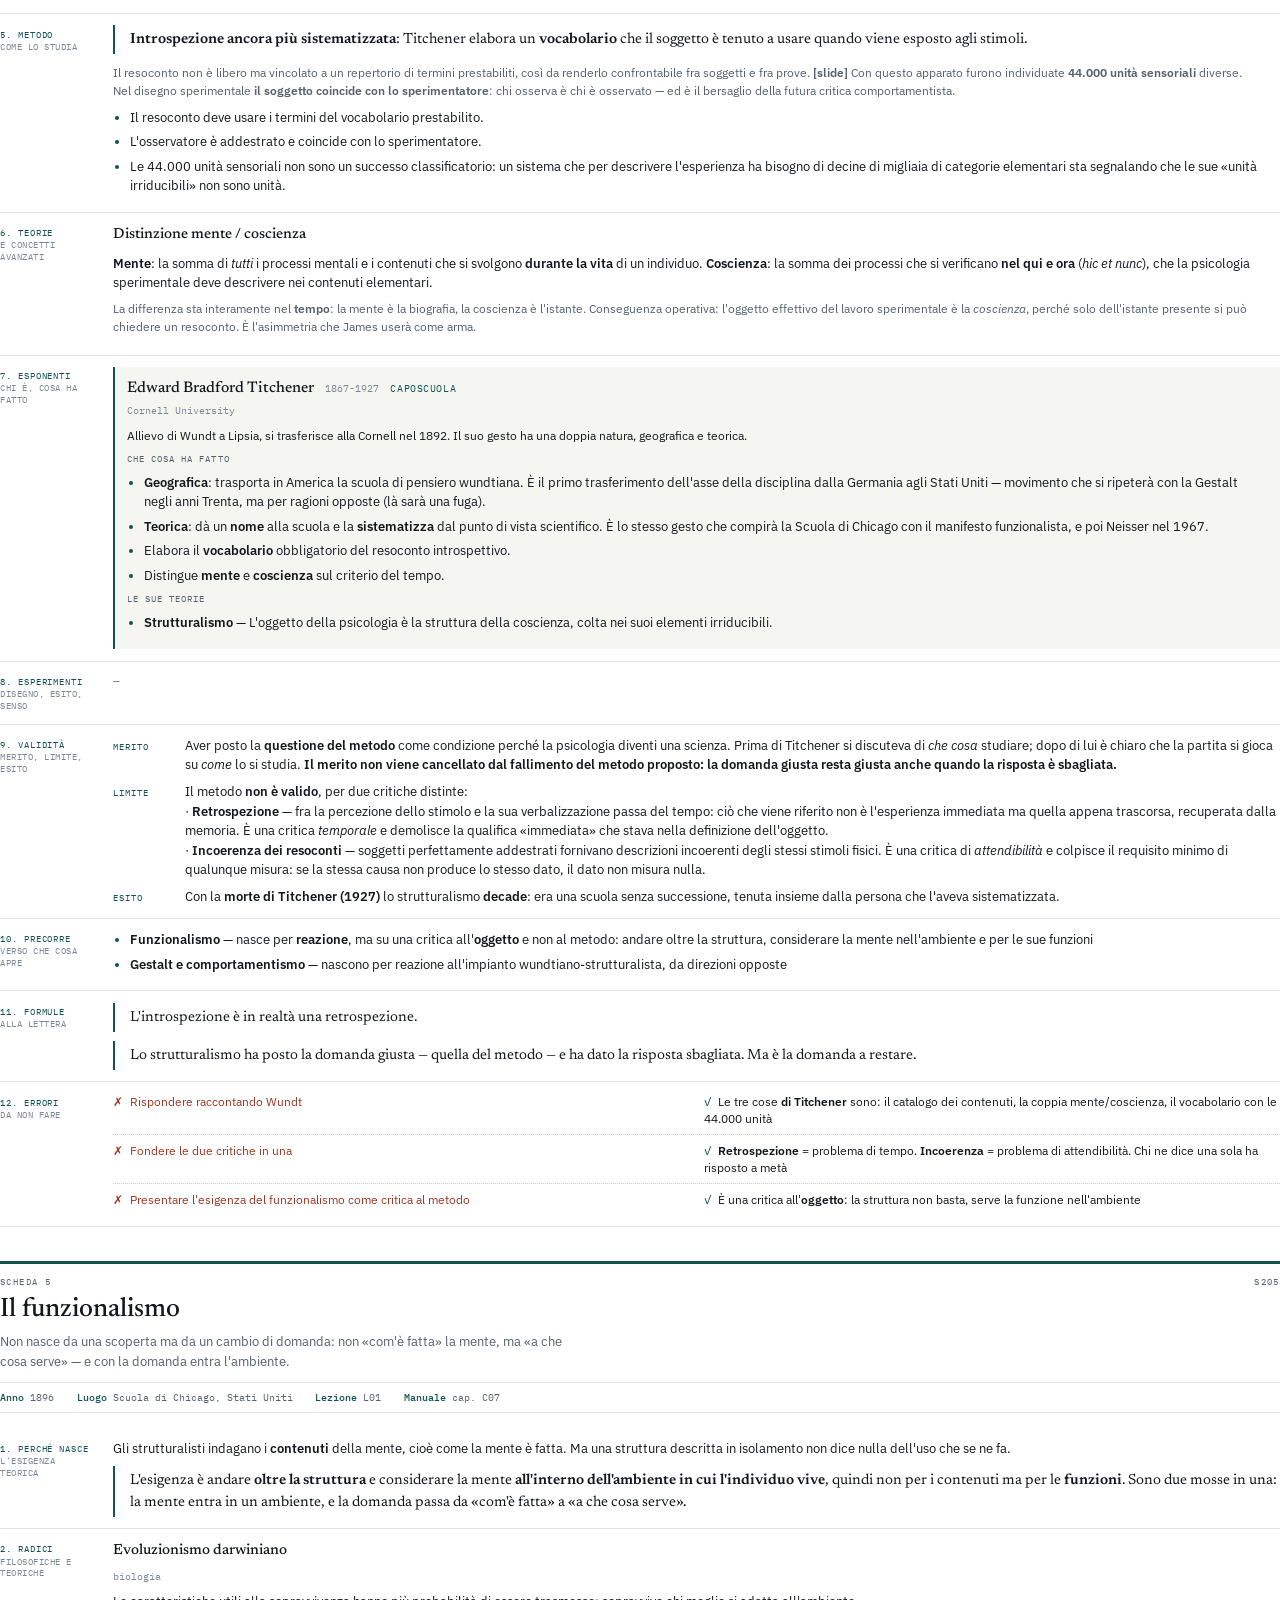
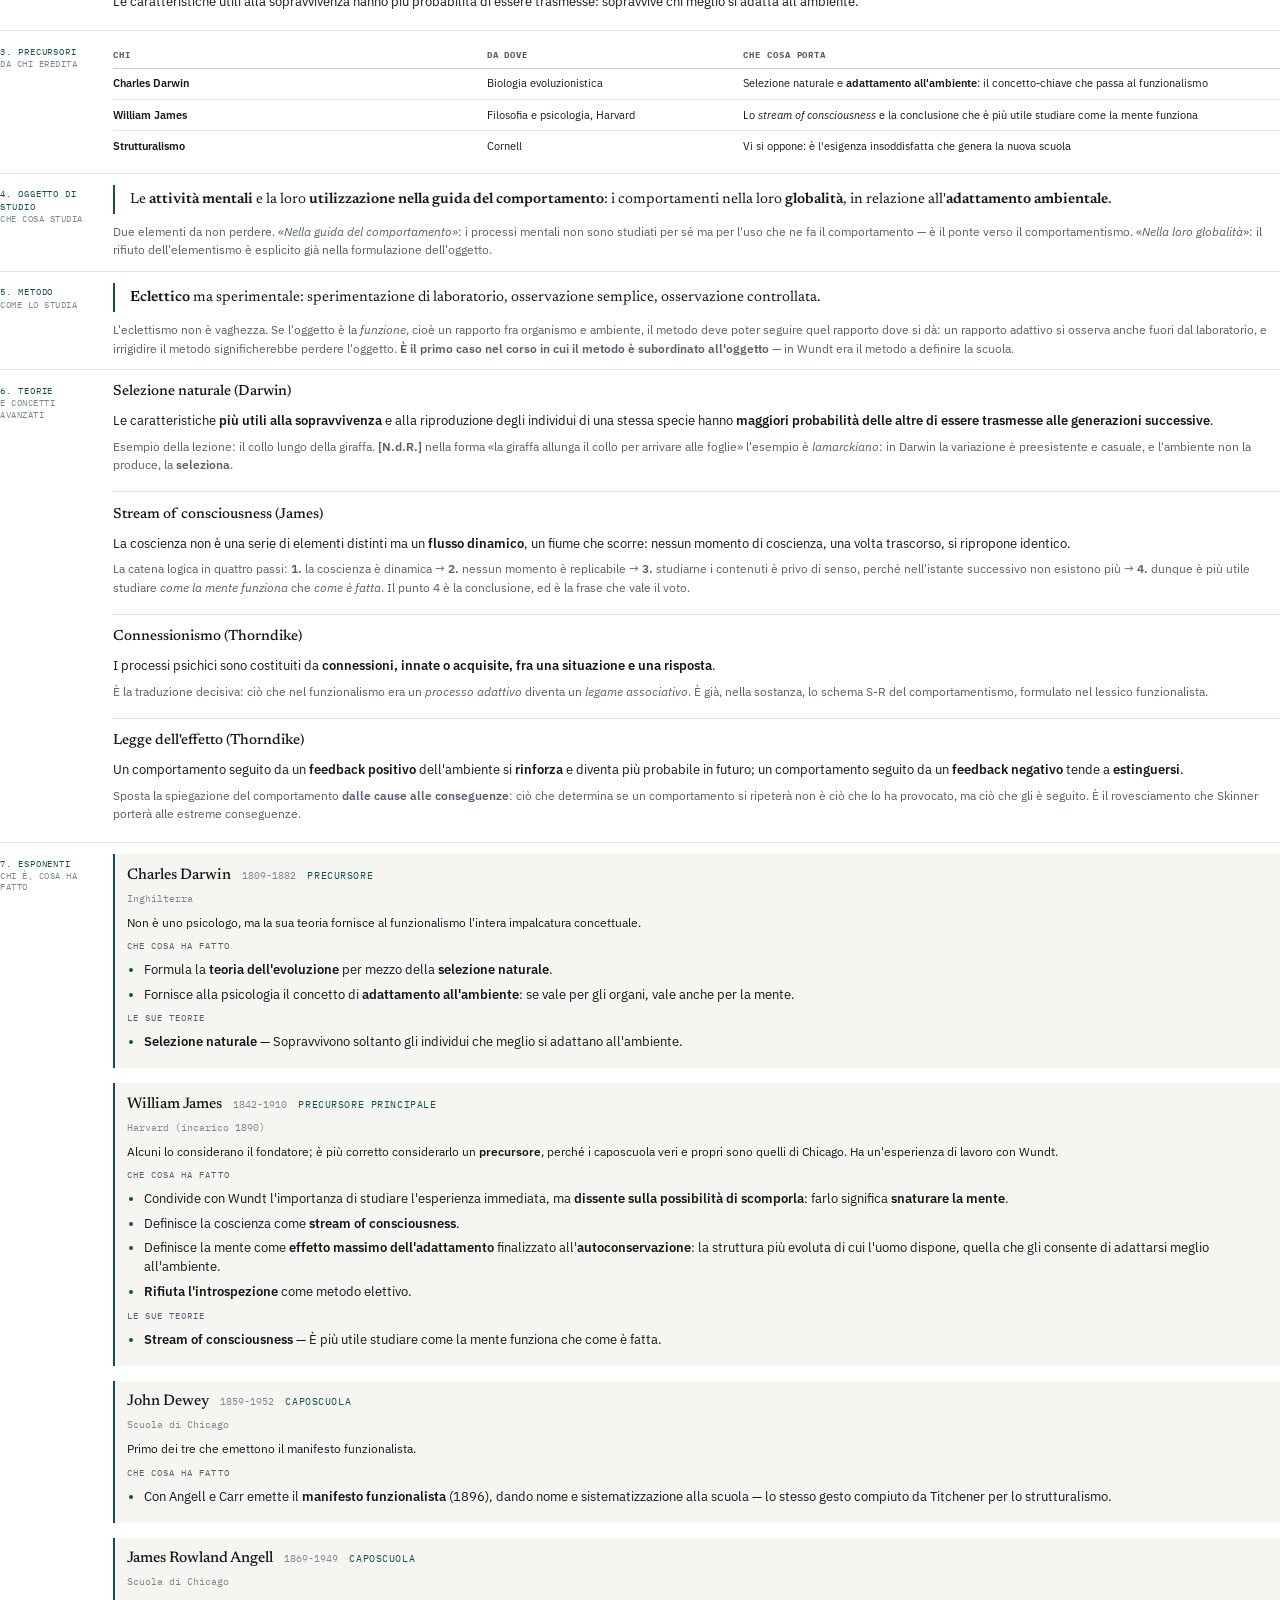
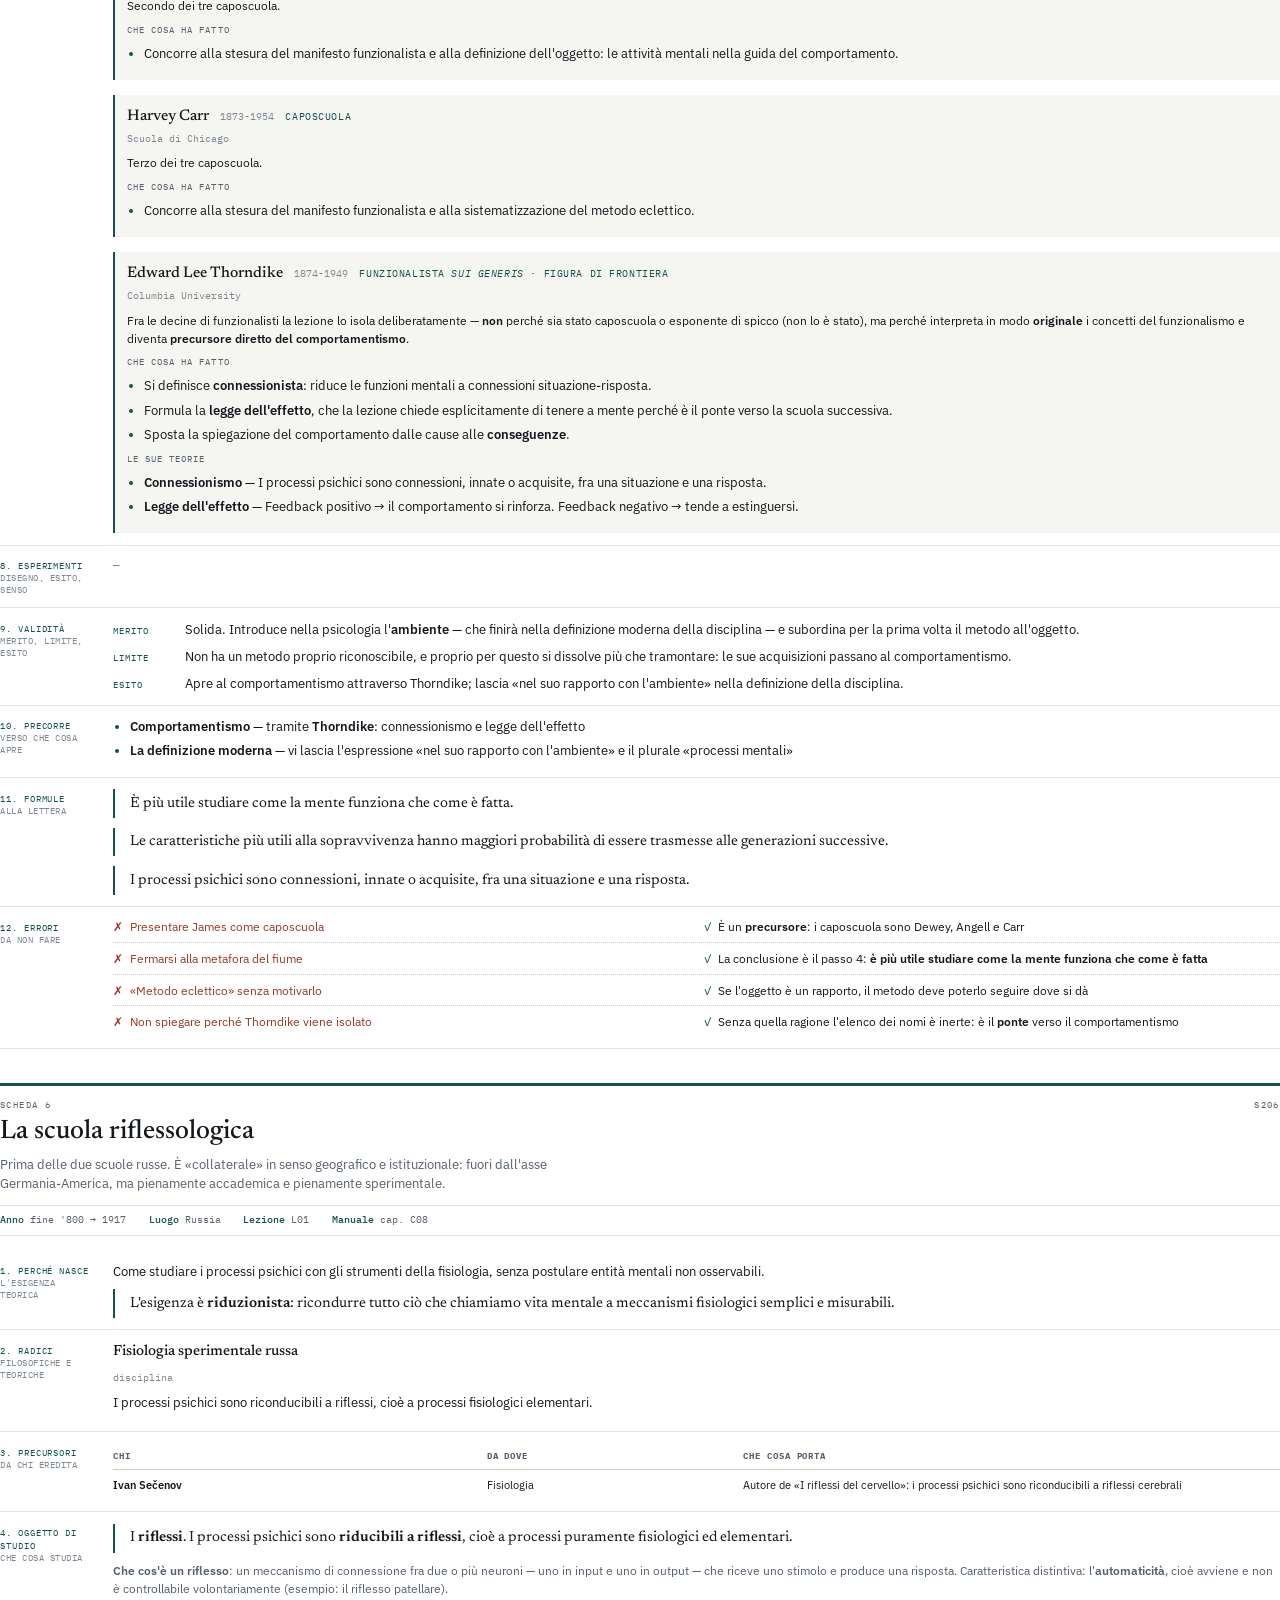
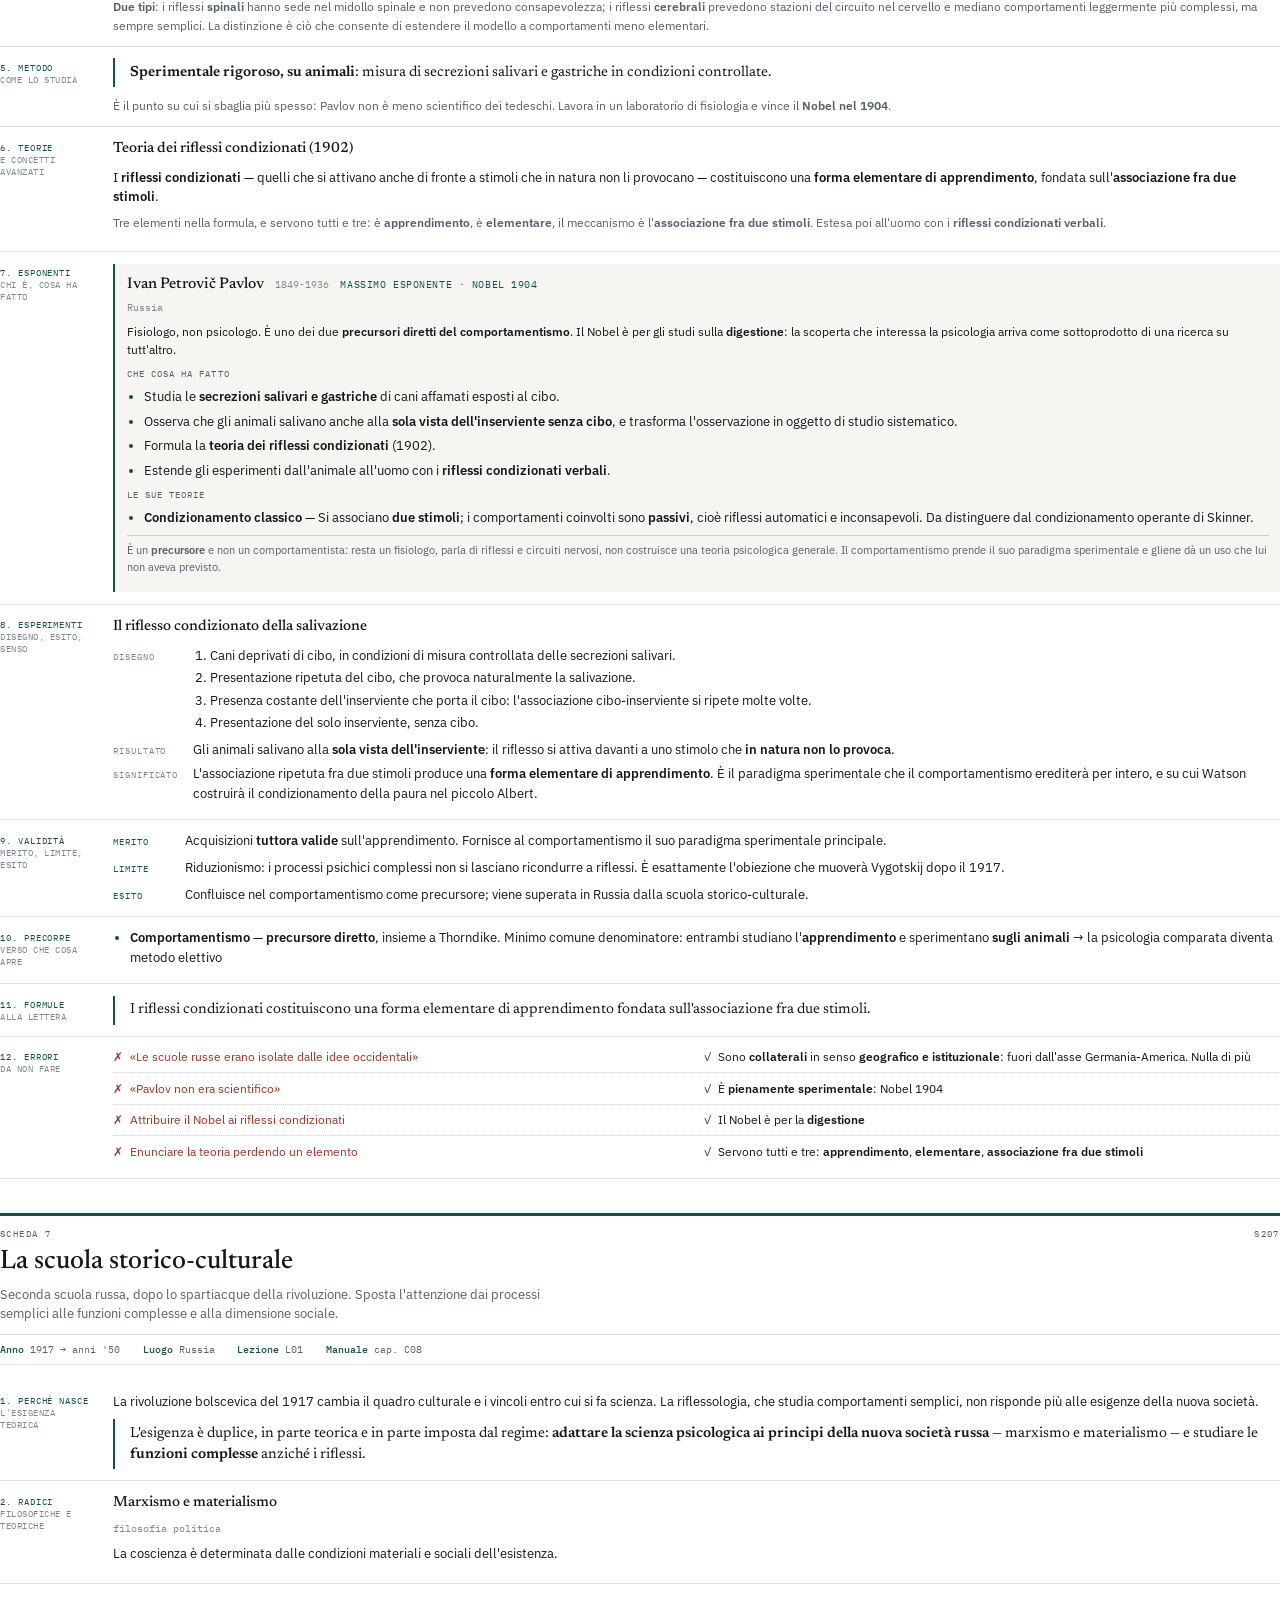
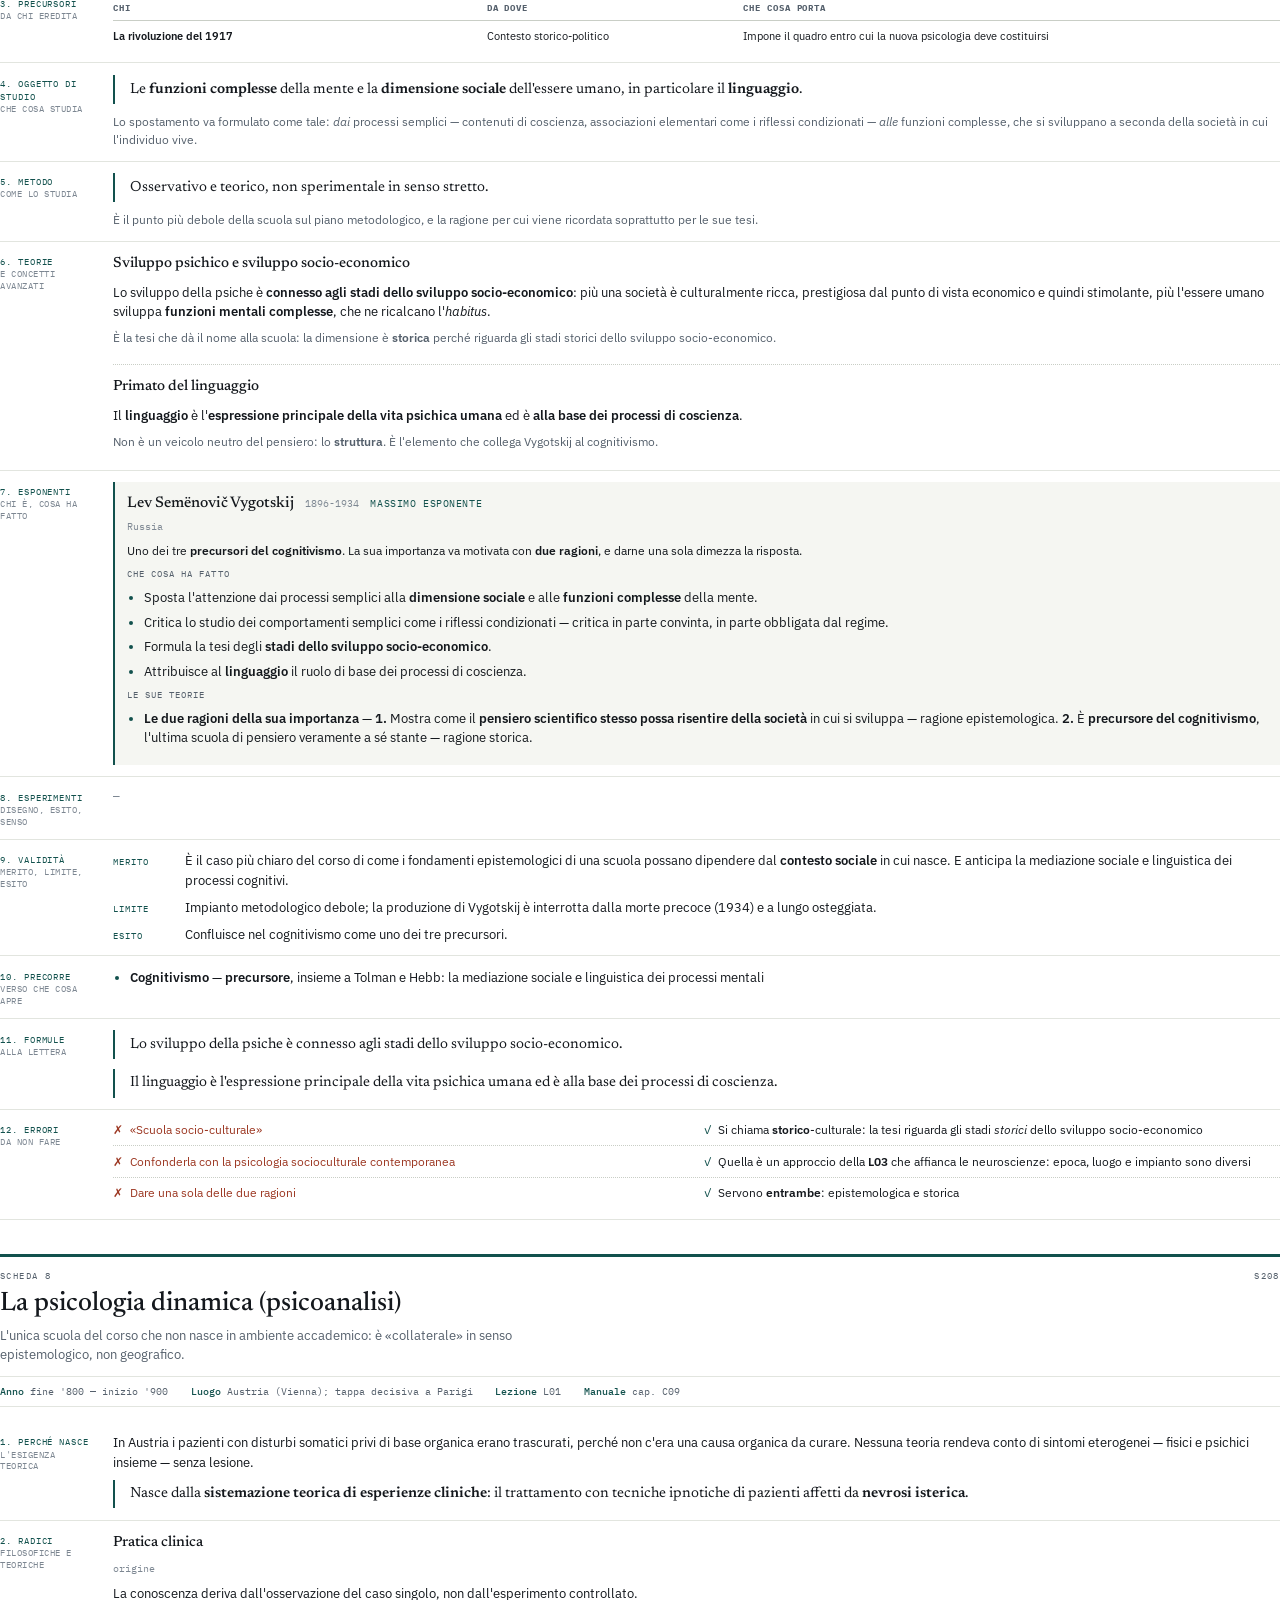
<file: pdf/F2_l-excursus-storico.html>
<!doctype html><html lang="it"><head><meta charset="utf-8">
<title>L'excursus storico — Psicologia Generale</title>
<link href="https://fonts.googleapis.com/css2?family=Newsreader:ital,opsz,wght@0,6..72,400;0,6..72,500;0,6..72,600;1,6..72,400&family=IBM+Plex+Sans:wght@400;500;600&family=IBM+Plex+Mono:wght@400;500&display=swap" rel="stylesheet">
<style>
@page { size: A4; margin: 16mm 15mm 15mm 15mm; }

:root {
  --inchiostro: #14181d;
  --grafite:    #55606c;
  --tenue:      #7d8792;
  --accento:    #12514d;
  --segnale:    #9c3722;
  --linea:      #c9cec6;
  --linea-fine: #e2e5df;
  --fondo:      #f5f6f2;
  --display: "Newsreader", Georgia, "Times New Roman", serif;
  --testo:   "IBM Plex Sans", -apple-system, "Helvetica Neue", Arial, sans-serif;
  --dati:    "IBM Plex Mono", "SF Mono", Menlo, monospace;
}

* { box-sizing: border-box; }
html { -webkit-print-color-adjust: exact; print-color-adjust: exact; }
body { margin:0; background:#fff; color-scheme: light; orphans: 3; widows: 3;
       font-family: var(--testo); font-size: 9.6pt; line-height: 1.52;
       color: var(--inchiostro); }
strong { font-weight: 600; }
em { font-style: italic; }

/* ---- copertina ---- */
.copertina { margin-bottom: 10mm; }
.cop-indice { break-after: avoid; }
.cop-alto { border-bottom: 2.5pt solid var(--accento); padding-bottom: 5mm; margin-bottom: 8mm; }
.cop-corso { font-family: var(--dati); font-size: 7.4pt; letter-spacing: .18em;
             text-transform: uppercase; color: var(--grafite); margin: 0 0 8mm; }
.cop-n { font-family: var(--display); font-size: 34pt; line-height:1; color: var(--accento); margin:0 0 2mm; }
.cop-titolo { font-family: var(--display); font-size: 27pt; line-height: 1.1; margin: 0 0 3mm; font-weight: 500; }
.cop-sottotitolo { font-family: var(--display); font-size: 13pt; font-style: italic;
                   color: var(--grafite); margin: 0; font-weight: 400; }
.cop-intro { font-size: 9.4pt; line-height: 1.62; color: var(--grafite); margin: 7mm 0 0; max-width: 145mm; }

.cop-indice { margin-top: 0; }
.cop-indice-tit { font-family: var(--dati); font-size: 7.2pt; letter-spacing: .16em;
                  text-transform: uppercase; color: var(--grafite); margin: 0 0 4mm;
                  border-bottom: .5pt solid var(--linea); padding-bottom: 2mm; }
.cop-voce { display: grid; grid-template-columns: 12mm 1fr auto; gap: 3mm;
            padding: 2.4mm 0; border-bottom: .5pt solid var(--linea-fine); align-items: baseline; }
.cop-voce-n { font-family: var(--dati); font-size: 9pt; color: var(--accento); }
.cop-voce-nome { font-family: var(--display); font-size: 11.5pt; }
.cop-voce-riga { display:block; font-family: var(--testo); font-size: 8.4pt; color: var(--grafite);
                 line-height:1.45; margin-top: .8mm; }
.cop-voce-meta { font-family: var(--dati); font-size: 7.4pt; color: var(--tenue); white-space: nowrap; }

.legenda { margin-top: 12mm; padding-top: 6mm; border-top: .5pt solid var(--linea); }
.legenda-tit { font-family: var(--dati); font-size: 7.2pt; letter-spacing: .16em;
               text-transform: uppercase; color: var(--grafite); margin: 0 0 3mm; }
.legenda-corpo { columns: 2; column-gap: 8mm; font-size: 8.2pt; line-height: 1.5; color: var(--grafite); }
.legenda-corpo p { margin: 0 0 1.6mm; break-inside: avoid; }
.legenda-corpo b { color: var(--inchiostro); font-family: var(--dati); font-size: 7.6pt; }

/* ---- scheda ---- */
/* Le schede scorrono di seguito: nessun salto di pagina forzato, così non
   restano pagine mezze bianche. A separarle è il filetto spesso della testata,
   che non può restare orfano in fondo alla pagina. */
.scheda { margin-top: 9mm; }
.scheda:first-of-type { margin-top: 0; }

.sk-testa { border-top: 2.5pt solid var(--accento); padding-top: 3mm; margin-bottom: 4mm;
            break-inside: avoid; break-after: avoid; }
.sk-occhiello { font-family: var(--dati); font-size: 7pt; letter-spacing: .16em;
                text-transform: uppercase; color: var(--grafite); margin: 0 0 1.5mm;
                display: flex; justify-content: space-between; }
.sk-nome { font-family: var(--display); font-size: 20pt; line-height: 1.12; margin: 0 0 2mm; font-weight: 500; }
.sk-unariga { font-size: 9.6pt; line-height: 1.5; color: var(--grafite); margin: 0 0 3mm; max-width: 155mm; }
.sk-coord { display: flex; flex-wrap: wrap; gap: 0 6mm; font-family: var(--dati); font-size: 7.6pt;
            color: var(--grafite); border-top: .5pt solid var(--linea-fine);
            border-bottom: .5pt solid var(--linea-fine); padding: 1.8mm 0; }
.sk-coord b { color: var(--accento); font-weight: 500; }

/* blocco: etichetta a sinistra, contenuto a destra.
   I blocchi scorrono liberamente fra le pagine: a non spezzarsi sono le unità
   atomiche (una voce, un esponente, un esperimento, un errore). Così non restano
   pagine mezze vuote per far stare un blocco intero. */
.blocco { padding: 3mm 0; border-bottom: .5pt solid var(--linea-fine); break-inside: auto; overflow: hidden; }
.bl-eti { float: left; width: 26mm; font-family: var(--dati); font-size: 7pt; letter-spacing: .1em;
          text-transform: uppercase; color: var(--accento); line-height: 1.4; padding-top: .6mm; }
.bl-eti span { display: block; color: var(--tenue); font-size: 6.4pt; letter-spacing: .06em; }
.bl-corpo { margin-left: 30mm; }
.bl-corpo > *:first-child { margin-top: 0; }
.bl-corpo > *:last-child { margin-bottom: 0; }
.bl-corpo p { margin: 0 0 2mm; }
.bl-vuoto { color: var(--tenue); font-family: var(--dati); font-size: 8pt; }

.formula { font-family: var(--display); font-size: 11pt; line-height: 1.45;
           border-left: 2pt solid var(--accento); padding: 1mm 0 1mm 4mm; margin: 0 0 2.5mm; }
.glossa { font-size: 8.8pt; line-height: 1.55; color: var(--grafite); margin: 0 0 2mm; }

ul.punti { margin: 0 0 2mm; padding-left: 4.5mm; }
ul.punti li { margin-bottom: 1.4mm; line-height: 1.5; }
ul.punti li::marker { color: var(--accento); }

.voce { break-inside: avoid; margin-bottom: 3mm; padding-bottom: 2.5mm;
        border-bottom: .4pt dotted var(--linea); }
.voce:last-child { border-bottom: none; margin-bottom: 0; padding-bottom: 0; }
.voce-tit { font-family: var(--display); font-size: 11pt; font-weight: 500; margin: 0 0 1mm; }
.voce-meta { font-family: var(--dati); font-size: 7.2pt; color: var(--tenue); margin: 0 0 1.4mm; }
.voce-testo { margin: 0 0 1.5mm; line-height: 1.5; }

.esponente { break-inside: avoid; margin-bottom: 4mm; padding: 2.5mm 3mm;
             background: var(--fondo); border-left: 1.5pt solid var(--accento); }
.esp-testa { display: flex; flex-wrap: wrap; align-items: baseline; gap: 0 3mm; margin-bottom: 1.2mm; }
.esp-nome { font-family: var(--display); font-size: 11.5pt; font-weight: 500; }
.esp-anni { font-family: var(--dati); font-size: 7.4pt; color: var(--tenue); }
.esp-ruolo { font-family: var(--dati); font-size: 7.2pt; color: var(--accento);
             text-transform: uppercase; letter-spacing: .06em; }
.esp-chie { font-size: 9pt; line-height: 1.5; margin: 0 0 1.8mm; }
.esp-sub { font-family: var(--dati); font-size: 6.6pt; letter-spacing: .12em; text-transform: uppercase;
           color: var(--grafite); margin: 2mm 0 1mm; }
.esp-nota { font-size: 8.4pt; line-height: 1.5; color: var(--grafite);
            border-top: .4pt solid var(--linea); padding-top: 1.5mm; margin-top: 2mm; }

.esperimento { break-inside: avoid; margin-bottom: 3.5mm; }
.exp-nome { font-family: var(--display); font-size: 11pt; font-weight: 500; margin: 0 0 1.2mm; }
.exp-riga { display: grid; grid-template-columns: 18mm 1fr; gap: 3mm; margin-bottom: 1.2mm; align-items: baseline; }
.exp-eti { font-family: var(--dati); font-size: 6.6pt; letter-spacing: .1em; text-transform: uppercase;
           color: var(--tenue); }
.exp-riga ol { margin: 0; padding-left: 4.5mm; }
.exp-riga ol li { margin-bottom: .8mm; }

.terna { display: grid; gap: 2mm; }
.terna-voce { display: grid; grid-template-columns: 16mm 1fr; gap: 3mm; align-items: baseline; }
.terna-eti { font-family: var(--dati); font-size: 6.8pt; letter-spacing: .1em; text-transform: uppercase;
             color: var(--accento); }

table.griglia { width: 100%; border-collapse: collapse; font-size: 8.6pt; margin: 0 0 2mm; }
table.griglia th { font-family: var(--dati); font-size: 6.8pt; letter-spacing: .1em;
                   text-transform: uppercase; color: var(--grafite); text-align: left;
                   border-bottom: .8pt solid var(--linea); padding: 1.5mm 2mm 1.5mm 0; vertical-align: bottom; }
table.griglia td { padding: 1.8mm 2mm 1.8mm 0; border-bottom: .4pt solid var(--linea-fine);
                   vertical-align: top; line-height: 1.45; }
table.griglia tr:last-child td { border-bottom: none; }

.errori { display: grid; gap: 1.8mm; }
.err { display: grid; grid-template-columns: 1fr 1fr; gap: 4mm; break-inside: avoid;
       padding-bottom: 1.8mm; border-bottom: .4pt dotted var(--linea); }
.err:last-child { border-bottom: none; }
.err-no  { color: var(--segnale); font-size: 8.8pt; line-height: 1.45; }
.err-si  { font-size: 8.8pt; line-height: 1.45; }
.err-no::before { content: "✗ "; font-family: var(--dati); }
.err-si::before { content: "✓ "; font-family: var(--dati); color: var(--accento); }

.contrasto { background: var(--fondo); border: .5pt solid var(--linea); padding: 3mm;
             font-size: 9pt; line-height: 1.55; margin-top: 3mm; break-inside: avoid; }
.chiuditura { margin-top: 4mm; padding-top: 3mm; border-top: 1.5pt solid var(--accento);
              font-size: 9pt; line-height: 1.6; color: var(--grafite); break-inside: avoid; }
</style></head><body>

<div class="copertina">
  <div class="cop-alto">
    <p class="cop-corso">Psicologia Generale · SFO_PGE · Lezioni 1 e 2</p>
    <p class="cop-n">II</p>
    <h1 class="cop-titolo">L'excursus storico</h1>
    <p class="cop-sottotitolo">Dalle concezioni pre-scientifiche alla soglia del cognitivismo</p>
  </div>

  <div class="cop-indice">
    <p class="cop-indice-tit">Le 10 schede</p>
    <div class="cop-voce">
      <span class="cop-voce-n">01</span>
      <span><span class="cop-voce-nome">La fase pre-scientifica</span>
        <span class="cop-voce-riga">Non è una scuola. Sono figure che hanno quasi tutte torto, e si studiano per i passaggi concettuali che segnano — non per ciò che hanno scoperto.</span></span>
      <span class="cop-voce-meta">V sec. a.C. — inizio XIX sec. · L01</span>
    </div><div class="cop-voce">
      <span class="cop-voce-n">02</span>
      <span><span class="cop-voce-nome">Il contesto della svolta: positivismo e psicofisica</span>
        <span class="cop-voce-riga">Due precondizioni della nascita del 1879: una culturale che dà il permesso, una tecnica che fornisce la prova.</span></span>
      <span class="cop-voce-meta">XIX secolo · L01</span>
    </div><div class="cop-voce">
      <span class="cop-voce-n">03</span>
      <span><span class="cop-voce-nome">La nascita della psicologia scientifica</span>
        <span class="cop-voce-riga">Wundt fonda il primo laboratorio di Psicologia Fisiologica: non nasce l'interesse per la mente, nasce l'istituzione che la studia col metodo delle scienze naturali.</span></span>
      <span class="cop-voce-meta">1879 · L01</span>
    </div><div class="cop-voce">
      <span class="cop-voce-n">04</span>
      <span><span class="cop-voce-nome">Lo strutturalismo</span>
        <span class="cop-voce-riga">Titchener porta in America la psicologia wundtiana, le dà un nome e la sistematizza — e nel farlo ne rivela il difetto.</span></span>
      <span class="cop-voce-meta">1892 · L01</span>
    </div><div class="cop-voce">
      <span class="cop-voce-n">05</span>
      <span><span class="cop-voce-nome">Il funzionalismo</span>
        <span class="cop-voce-riga">Non nasce da una scoperta ma da un cambio di domanda: non «com'è fatta» la mente, ma «a che cosa serve» — e con la domanda entra l'ambiente.</span></span>
      <span class="cop-voce-meta">1896 · L01</span>
    </div><div class="cop-voce">
      <span class="cop-voce-n">06</span>
      <span><span class="cop-voce-nome">La scuola riflessologica</span>
        <span class="cop-voce-riga">Prima delle due scuole russe. È «collaterale» in senso geografico e istituzionale: fuori dall'asse Germania-America, ma pienamente accademica e pienamente sperimentale.</span></span>
      <span class="cop-voce-meta">fine '800 → 1917 · L01</span>
    </div><div class="cop-voce">
      <span class="cop-voce-n">07</span>
      <span><span class="cop-voce-nome">La scuola storico-culturale</span>
        <span class="cop-voce-riga">Seconda scuola russa, dopo lo spartiacque della rivoluzione. Sposta l'attenzione dai processi semplici alle funzioni complesse e alla dimensione sociale.</span></span>
      <span class="cop-voce-meta">1917 → anni '50 · L01</span>
    </div><div class="cop-voce">
      <span class="cop-voce-n">08</span>
      <span><span class="cop-voce-nome">La psicologia dinamica (psicoanalisi)</span>
        <span class="cop-voce-riga">L'unica scuola del corso che non nasce in ambiente accademico: è «collaterale» in senso epistemologico, non geografico.</span></span>
      <span class="cop-voce-meta">fine '800 — inizio '900 · L01</span>
    </div><div class="cop-voce">
      <span class="cop-voce-n">09</span>
      <span><span class="cop-voce-nome">La psicologia della Gestalt</span>
        <span class="cop-voce-riga">Prima delle due reazioni a Wundt: gli rimprovera di scomporre. Motto: il tutto è più della somma delle parti.</span></span>
      <span class="cop-voce-meta">1912 · L02</span>
    </div><div class="cop-voce">
      <span class="cop-voce-n">10</span>
      <span><span class="cop-voce-nome">Il comportamentismo</span>
        <span class="cop-voce-riga">Seconda reazione a Wundt, opposta alla Gestalt: gli rimprovera di studiare l'interiorità. Attraverso tre fasi produce per via interna il proprio superamento.</span></span>
      <span class="cop-voce-meta">1913 → anni '50 · L02</span>
    </div>
  </div>
</div>

<section class="scheda">
    <div class="sk-testa">
      <p class="sk-occhiello"><span>Scheda 1</span><span>S201</span></p>
      <h2 class="sk-nome">La fase pre-scientifica</h2>
      <p class="sk-unariga">Non è una scuola. Sono figure che hanno quasi tutte torto, e si studiano per i passaggi concettuali che segnano — non per ciò che hanno scoperto.</p>
      <div class="sk-coord">
        <span><b>Anno</b> V sec. a.C. — inizio XIX sec.</span>
        <span><b>Luogo</b> Grecia, Francia, area germanica</span>
        <span><b>Lezione</b> L01</span>
        <span><b>Manuale</b> cap. C03</span>
      </div>
    </div>
    <div class="blocco">
    <div class="bl-eti">1. Perché nasce<span>l'esigenza teorica</span></div>
    <div class="bl-corpo"><p>Non nasce da un problema teorico: è la condizione di partenza. La mente è oggetto di discorso da due millenni, ma con metodo razionalista.</p><div class="formula">Il criterio che squalifica tutte queste concezioni è unico: <strong>approccio razionalista-filosofico, senza alcuna verifica empirica</strong>.</div></div>
  </div><div class="blocco">
    <div class="bl-eti">2. Radici<span>filosofiche e teoriche</span></div>
    <div class="bl-corpo"><div class="voce">
      <p class="voce-tit">Filosofia razionalista</p>
      <p class="voce-meta">metodo</p>
      <p class="voce-testo">La conoscenza si produce per speculazione logica a partire da premesse che sono spesso assiomi indimostrabili.</p></div></div>
  </div><div class="blocco">
    <div class="bl-eti">3. Precursori<span>da chi eredita</span></div>
    <div class="bl-corpo"><p class='bl-vuoto'>—</p></div>
  </div><div class="blocco">
    <div class="bl-eti">4. Oggetto di studio<span>che cosa studia</span></div>
    <div class="bl-corpo"><div class="formula">L'anima, gli umori corporei, il carattere, la sede delle facoltà psichiche.</div><p class="glossa">L'oggetto varia da figura a figura, e nessuna lo definisce in modo operativo. È precisamente la prima delle tre cause del ritardo.</p></div>
  </div><div class="blocco">
    <div class="bl-eti">5. Metodo<span>come lo studia</span></div>
    <div class="bl-corpo"><div class="formula">Speculazione, analogia, aneddoto. In un caso — la trapanazione — intervento fisico basato su una spiegazione magica.</div>
     <p class="glossa">Nessuna delle affermazioni prodotte viene mai sottoposta a controllo.</p>
     </div>
  </div><div class="blocco">
    <div class="bl-eti">6. Teorie<span>e concetti avanzati</span></div>
    <div class="bl-corpo"><div class="voce">
      <p class="voce-tit">Possessione</p>
      <p class="voce-testo">I disturbi del comportamento sono causati da uno spirito maligno entrato nel corpo, che va fatto uscire.</p>
      <p class="glossa">Per quanto la spiegazione sia magica, la localizzazione dell'intervento non è casuale: si interviene sulla <strong>testa</strong>. C'è già, in forma mitica, l'intuizione che la vita psichica abbia a che fare con il cranio.</p></div><div class="voce">
      <p class="voce-tit">Dottrina dei quattro temperamenti</p>
      <p class="voce-testo">La personalità dipende dalla prevalenza di uno dei quattro umori corporei: sanguigno, collerico, malinconico, flemmatico.</p>
      <p class="glossa">È la <strong>prima teoria della personalità</strong> della storia occidentale, e sposta la causa dei disturbi dagli spiriti al corpo. Resta però costruita per analogia con la dottrina dei quattro elementi, e mai verificata.</p></div><div class="voce">
      <p class="voce-tit">Dualismo cartesiano</p>
      <p class="voce-testo">Due sostanze distinte: la <em>res cogitans</em> (spirito, anima, mente, i fenomeni psichici) e la <em>res extensa</em> (la materia, il corpo, <strong>cervello incluso</strong>).</p>
      <p class="glossa">È il dettaglio decisivo: il cervello sta dalla parte della materia, <strong>non è la sede della mente</strong>. Finché è così, l'unità mente-cervello è impensabile.</p></div><div class="voce">
      <p class="voce-tit">Frenologia</p>
      <p class="voce-testo">Le caratteristiche di personalità risiedono nel cervello, in aree distinte, e si desumono dalle <strong>protuberanze della scatola cranica</strong>.</p>
      <p class="glossa">Nessun fondamento: le mappe erano compilate per analogia e aneddoto, mai validate. Ma con Gall compare per la prima volta, in forma sbagliata, l'idea di <strong>localizzazione</strong> cerebrale delle funzioni psichiche.</p></div></div>
  </div><div class="blocco">
    <div class="bl-eti">7. Esponenti<span>chi è, cosa ha fatto</span></div>
    <div class="bl-corpo"><div class="esponente">
      <div class="esp-testa">
        <span class="esp-nome">Guaritori antichi</span>
        <span class="esp-anni">—</span>
        <span class="esp-ruolo">Pratica pre-medica</span>
      </div>
      
      <p class="esp-chie">Figure delle società antiche che trattavano i disturbi del comportamento interpretandoli come possessione.</p>
      <p class="esp-sub">Che cosa ha fatto</p><ul class="punti"><li>Praticavano la <strong>trapanazione</strong>: pietre grezze sfregate sulla scatola cranica del posseduto fino ad aprire un foro, perché lo spirito potesse uscirne.</li><li>La pratica causava spesso la morte del paziente, o comunque menomazioni gravi.</li></ul>
      
      
    </div><div class="esponente">
      <div class="esp-testa">
        <span class="esp-nome">Ippocrate</span>
        <span class="esp-anni">V sec. a.C.</span>
        <span class="esp-ruolo">Medico</span>
      </div>
      <p class="voce-meta">Grecia</p>
      <p class="esp-chie">Rappresenta un salto: sposta la causa dei disturbi dagli spiriti al corpo, ed è il primo passo verso una concezione naturalistica.</p>
      <p class="esp-sub">Che cosa ha fatto</p><ul class="punti"><li>Formula la <strong>prima teoria della personalità</strong> della storia occidentale.</li><li>Individua <strong>quattro temperamenti</strong> fondati sulla prevalenza di uno dei quattro umori.</li></ul>
      <p class="esp-sub">Le sue teorie</p><ul class="punti"><li><strong>I quattro temperamenti</strong> — <strong>Sanguigno</strong> (sangue): ottimista, socievole, mutevole. <strong>Collerico</strong> (bile gialla): irascibile, energico, impulsivo. <strong>Malinconico</strong> (bile nera): riflessivo, triste, introverso. <strong>Flemmatico</strong> (flegma): calmo, lento, imperturbabile.</li></ul>
      
    </div><div class="esponente">
      <div class="esp-testa">
        <span class="esp-nome">Cartesio (René Descartes)</span>
        <span class="esp-anni">1596-1650</span>
        <span class="esp-ruolo">Filosofo e matematico</span>
      </div>
      <p class="voce-meta">Francia</p>
      <p class="esp-chie">La figura più importante della fase: formula in modo esplicito il problema che la psicologia dovrà smontare. Non apre la strada alla psicologia — le costruisce davanti il muro più alto.</p>
      <p class="esp-sub">Che cosa ha fatto</p><ul class="punti"><li>Introduce l'accezione <strong>dualistica</strong> dell'essere umano, dividendo <em>res cogitans</em> e <em>res extensa</em>.</li><li>Elabora una prima teorizzazione del <strong>sistema nervoso</strong>: i nervi come tubi percorsi da un'energia raccolta dall'ambiente e convogliata al cervello.</li><li>Colloca il punto di contatto fra le due sostanze nella <strong>ghiandola pineale</strong>, attraverso cui l'energia fluirebbe nella sostanza pensante dando luogo ai fenomeni psichici.</li></ul>
      <p class="esp-sub">Le sue teorie</p><ul class="punti"><li><strong>Dualismo</strong> — I fenomeni psichici sono propri dell'anima e per costruzione <strong>non studiabili</strong> con metodo naturalistico. Il cervello è corpo, e da solo non dice nulla della vita psichica.</li></ul>
      <p class="esp-nota"><strong>[N.d.R.]</strong> Nella registrazione della lezione la ghiandola pineale è collocata «nella parte occipitale» e in un punto si dice che il cervello è collegato alla <em>res extensa</em>. Sono imprecisioni del parlato: l'epifisi è una struttura epitalamica, mediana e profonda, e il collegamento è con la <em>res cogitans</em>.</p>
    </div><div class="esponente">
      <div class="esp-testa">
        <span class="esp-nome">Franz Joseph Gall</span>
        <span class="esp-anni">1758-1828</span>
        <span class="esp-ruolo">Medico</span>
      </div>
      <p class="voce-meta">Area germanica</p>
      <p class="esp-chie">Lavora nel secolo in cui la psicologia nascerà. Il suo metodo è privo di valore, ma l'ipotesi di fondo — che funzioni psichiche distinte risiedano in aree cerebrali distinte — è quella giusta.</p>
      <p class="esp-sub">Che cosa ha fatto</p><ul class="punti"><li>Fonda la <strong>frenologia</strong>, teoria della personalità basata sull'esame delle protuberanze craniche.</li><li>Introduce, sia pure in forma errata, l'idea di <strong>localizzazione cerebrale</strong> delle funzioni psichiche.</li></ul>
      <p class="esp-sub">Le sue teorie</p><ul class="punti"><li><strong>Frenologia</strong> — Dalla conformazione del cranio si legge il carattere. Ripresa in criminologia da <strong>Cesare Lombroso</strong>, con la teoria del «delinquente nato».</li></ul>
      
    </div></div>
  </div><div class="blocco">
    <div class="bl-eti">8. Esperimenti<span>disegno, esito, senso</span></div>
    <div class="bl-corpo"><p class='bl-vuoto'>—</p></div>
  </div><div class="blocco">
    <div class="bl-eti">9. Validità<span>merito, limite, esito</span></div>
    <div class="bl-corpo"><div class="terna">
      <div class="terna-voce"><span class="terna-eti">Merito</span><div>Nessuna di queste concezioni produce conoscenza valida. Il loro merito è indiretto: <strong>pongono i problemi</strong> che la psicologia scientifica dovrà risolvere.</div></div>
      <div class="terna-voce"><span class="terna-eti">Limite</span><div>Approccio razionalista-filosofico: affermazioni sulla mente <strong>senza alcuna verifica empirica</strong>. Quasi tutto ciò che affermano è sbagliato.</div></div>
      <div class="terna-voce"><span class="terna-eti">Esito</span><div>Lasciano due eredità di segno opposto, ed è la coppia da memorizzare come tale.</div></div>
    </div></div>
  </div><div class="blocco">
    <div class="bl-eti">10. Precorre<span>verso che cosa apre</span></div>
    <div class="bl-corpo"><ul class="punti"><li><strong>Le neuroscienze</strong> — attraverso il lascito <strong>da recuperare</strong> di Gall: la localizzazione cerebrale delle funzioni psichiche</li><li><strong>L'unità mente-cervello</strong> — attraverso il lascito <strong>da superare</strong> di Cartesio: la separazione fra mente e corpo</li></ul></div>
  </div><div class="blocco">
    <div class="bl-eti">11. Formule<span>alla lettera</span></div>
    <div class="bl-corpo"><div class="formula">Da Cartesio: la separazione mente/corpo — un lascito da superare. Da Gall: l'idea di localizzazione cerebrale delle funzioni psichiche — un lascito da recuperare.</div></div>
  </div><div class="blocco">
    <div class="bl-eti">12. Errori<span>da non fare</span></div>
    <div class="bl-corpo"><div class="errori"><div class="err">
      <div class="err-no">Collocare il cervello nella <em>res cogitans</em></div><div class="err-si">Il cervello sta nella <strong>res extensa</strong>: è il dettaglio che dà senso a tutto il passaggio</div></div><div class="err">
      <div class="err-no">Raccontarle come aneddoti storici</div><div class="err-si">Si studiano per il <strong>problema che pongono</strong>, non per ciò che hanno scoperto</div></div><div class="err">
      <div class="err-no">Dimenticare Lombroso</div><div class="err-si">La frenologia ebbe conseguenze concrete: fu ripresa in criminologia</div></div></div></div>
  </div>
    
  </section><section class="scheda">
    <div class="sk-testa">
      <p class="sk-occhiello"><span>Scheda 2</span><span>S202</span></p>
      <h2 class="sk-nome">Il contesto della svolta: positivismo e psicofisica</h2>
      <p class="sk-unariga">Due precondizioni della nascita del 1879: una culturale che dà il permesso, una tecnica che fornisce la prova.</p>
      <div class="sk-coord">
        <span><b>Anno</b> XIX secolo</span>
        <span><b>Luogo</b> Francia (positivismo), Germania (psicofisica)</span>
        <span><b>Lezione</b> L01</span>
        <span><b>Manuale</b> cap. C04</span>
      </div>
    </div>
    <div class="blocco">
    <div class="bl-eti">1. Perché nasce<span>l'esigenza teorica</span></div>
    <div class="bl-corpo"><p>La psicologia non può diventare scienza finché manca un clima che lo esiga e una dimostrazione che sia possibile misurare un fenomeno psichico.</p><div class="formula">Il <strong>positivismo</strong> dice che si deve fare. La <strong>psicofisica</strong> dimostra che si può. Servono entrambi.</div></div>
  </div><div class="blocco">
    <div class="bl-eti">2. Radici<span>filosofiche e teoriche</span></div>
    <div class="bl-corpo"><div class="voce">
      <p class="voce-tit">Positivismo</p>
      <p class="voce-meta">filosofia</p>
      <p class="voce-testo">Alle scienze naturali è attribuito il ruolo privilegiato di <strong>unica fonte attendibile di conoscenza</strong>.</p></div></div>
  </div><div class="blocco">
    <div class="bl-eti">3. Precursori<span>da chi eredita</span></div>
    <div class="bl-corpo"><p class='bl-vuoto'>—</p></div>
  </div><div class="blocco">
    <div class="bl-eti">4. Oggetto di studio<span>che cosa studia</span></div>
    <div class="bl-corpo"><div class="formula"><strong>Psicofisica</strong>: lo studio di come le <strong>sensazioni percepite a livello psicologico dipendano dalle caratteristiche fisiche degli stimoli ambientali</strong>.</div><p class="glossa">La mossa decisiva: non si pretende di misurare direttamente il contenuto della coscienza, si misura <strong>come varia</strong> al variare di qualcosa che si sa misurare. È il primo caso in cui un fenomeno psichico entra in un esperimento controllato.</p></div>
  </div><div class="blocco">
    <div class="bl-eti">5. Metodo<span>come lo studia</span></div>
    <div class="bl-corpo"><div class="formula">Metodo sperimentale applicato alla relazione stimolo fisico → sensazione.</div>
     <p class="glossa">È già a tutti gli effetti uno studio sperimentale di fenomeni psichici: per questo la psicofisica è il <strong>precursore diretto</strong> della psicologia scientifica.</p>
     </div>
  </div><div class="blocco">
    <div class="bl-eti">6. Teorie<span>e concetti avanzati</span></div>
    <div class="bl-corpo"><div class="voce">
      <p class="voce-tit">Legge di Weber-Fechner</p>
      <p class="voce-testo">Traduzione matematica del rapporto fra mondo fisico e mondo psichico.</p>
      <p class="glossa">Weber aveva osservato che la <strong>differenza minima percepibile</strong> non è una quantità fissa ma una proporzione costante dello stimolo di partenza; Fechner ne trae la formulazione logaritmica. <em>La formula non è richiesta: il dato d'esame è che Fechner traduce matematicamente il rapporto fisico-psichico.</em></p></div><div class="voce">
      <p class="voce-tit">Teoria dell'inferenza inconscia</p>
      <p class="voce-testo">La percezione è un <strong>processo costruttivo</strong>: viene influenzata e corretta dall'<strong>esperienza pregressa</strong>, tramite un processo cognitivo <strong>inconsapevole</strong> al soggetto.</p>
      <p class="glossa">Contraddice il senso comune: percepire non è registrare passivamente ciò che c'è, è <strong>costruire un'ipotesi</strong> su ciò che c'è, usando ciò che si è imparato prima, senza accorgersene.</p></div></div>
  </div><div class="blocco">
    <div class="bl-eti">7. Esponenti<span>chi è, cosa ha fatto</span></div>
    <div class="bl-corpo"><div class="esponente">
      <div class="esp-testa">
        <span class="esp-nome">Auguste Comte</span>
        <span class="esp-anni">1798-1857</span>
        <span class="esp-ruolo">Filosofo</span>
      </div>
      <p class="voce-meta">Francia</p>
      <p class="esp-chie">Il riferimento per il clima intellettuale dell'Ottocento. Non è uno psicologo e non ha mai fatto un esperimento psicologico: il suo contributo è di <strong>clima</strong>, non di contenuto.</p>
      <p class="esp-sub">Che cosa ha fatto</p><ul class="punti"><li>Attribuisce alle scienze naturali il ruolo di <strong>unica fonte attendibile di conoscenza</strong>.</li><li>Stabilisce che qualsiasi disciplina, per produrre conoscenza, debba dotarsi di una <strong>base scientifica</strong>.</li></ul>
      <p class="esp-sub">Le sue teorie</p><ul class="punti"><li><strong>Positivismo</strong> — Non basta più il discorso ben argomentato: serve il metodo delle scienze della natura. È il panorama più favorevole perché la psicologia si stacchi dalla filosofia.</li></ul>
      
    </div><div class="esponente">
      <div class="esp-testa">
        <span class="esp-nome">Gustav Theodor Fechner</span>
        <span class="esp-anni">1801-1887</span>
        <span class="esp-ruolo">Psicofisiologo, fondatore della psicofisica</span>
      </div>
      <p class="voce-meta">Germania</p>
      <p class="esp-chie">La figura chiave della precondizione tecnica. La sua affermazione fondativa è radicale nel contesto di una mente considerata quasi divina.</p>
      <p class="esp-sub">Che cosa ha fatto</p><ul class="punti"><li>Afferma che la <strong>sensazione è oggettiva, materiale e misurabile</strong>: almeno una parte della vita psichica esce dalla sfera trascendentale ed entra nella natura.</li><li>Traduce in termini matematici il rapporto fra mondo esterno e mondo psichico nella <strong>legge di Weber-Fechner</strong>.</li></ul>
      <p class="esp-sub">Le sue teorie</p><ul class="punti"><li><strong>Misurabilità della sensazione</strong> — La sensazione è oggettiva, materiale e misurabile.</li></ul>
      
    </div><div class="esponente">
      <div class="esp-testa">
        <span class="esp-nome">Hermann von Helmholtz</span>
        <span class="esp-anni">1821-1894</span>
        <span class="esp-ruolo">Fisiologo e fisico</span>
      </div>
      <p class="voce-meta">Germania</p>
      <p class="esp-chie">Studia la fisiologia sensoriale, in particolare la funzione visiva e uditiva. Il suo contributo teorico è uno dei fili rossi del corso.</p>
      <p class="esp-sub">Che cosa ha fatto</p><ul class="punti"><li>Studia il funzionamento della fisiologia delle sensazioni <strong>visive e uditive</strong>.</li><li>Formula la <strong>teoria dell'inferenza inconscia</strong>.</li></ul>
      <p class="esp-sub">Le sue teorie</p><ul class="punti"><li><strong>Inferenza inconscia</strong> — La percezione è un processo costruttivo, corretto dall'esperienza pregressa tramite un processo cognitivo inconsapevole.</li></ul>
      
    </div></div>
  </div><div class="blocco">
    <div class="bl-eti">8. Esperimenti<span>disegno, esito, senso</span></div>
    <div class="bl-corpo"><p class='bl-vuoto'>—</p></div>
  </div><div class="blocco">
    <div class="bl-eti">9. Validità<span>merito, limite, esito</span></div>
    <div class="bl-corpo"><div class="terna">
      <div class="terna-voce"><span class="terna-eti">Merito</span><div>Fornisce alla psicologia nascente <strong>il permesso epistemologico</strong> (positivismo) e <strong>la prova che lo psichico è misurabile</strong> (psicofisica).</div></div>
      <div class="terna-voce"><span class="terna-eti">Limite</span><div>Il positivismo da solo resta un'affermazione di principio; la psicofisica misura le sensazioni, non ancora i processi mentali complessi.</div></div>
      <div class="terna-voce"><span class="terna-eti">Esito</span><div>Wundt porterà l'impianto psicofisico dentro la psicologia, fondando il laboratorio di Lipsia.</div></div>
    </div></div>
  </div><div class="blocco">
    <div class="bl-eti">10. Precorre<span>verso che cosa apre</span></div>
    <div class="bl-corpo"><ul class="punti"><li><strong>Wundt e la nascita del 1879</strong> — la psicofisica ne è il <strong>precursore diretto</strong>; l'obiettivo wundtiano di cogliere la variazione dell'esperienza al variare dello stimolo ne è la trasposizione</li><li><strong>Gestalt</strong> — radicalizza l'inferenza inconscia: la percezione non solo costruisce, ma lo fa secondo <strong>leggi innate</strong> anziché per esperienza pregressa</li><li><strong>Cognitivismo</strong> — riprende la costruzione come <strong>elaborazione dell'informazione</strong></li></ul></div>
  </div><div class="blocco">
    <div class="bl-eti">11. Formule<span>alla lettera</span></div>
    <div class="bl-corpo"><div class="formula">La sensazione è oggettiva, materiale e misurabile.</div><div class="formula">La percezione è un processo costruttivo, influenzato e corretto dall'esperienza pregressa tramite un processo cognitivo inconsapevole.</div></div>
  </div><div class="blocco">
    <div class="bl-eti">12. Errori<span>da non fare</span></div>
    <div class="bl-corpo"><div class="errori"><div class="err">
      <div class="err-no">Presentare Comte come precursore della psicologia</div><div class="err-si">È il precursore delle <strong>condizioni</strong> in cui la psicologia diventa pensabile: è un filosofo, non ha mai fatto un esperimento psicologico</div></div><div class="err">
      <div class="err-no">Confondere l'inferenza inconscia con l'inconscio di Freud</div><div class="err-si">Qui a guidare la costruzione è l'<strong>esperienza pregressa</strong>, non una pulsione rimossa</div></div><div class="err">
      <div class="err-no">Attribuire alla Gestalt l'inferenza inconscia</div><div class="err-si">La Gestalt la radicalizza sostituendo l'esperienza pregressa con <strong>leggi innate</strong></div></div></div></div>
  </div>
    
  </section><section class="scheda">
    <div class="sk-testa">
      <p class="sk-occhiello"><span>Scheda 3</span><span>S203</span></p>
      <h2 class="sk-nome">La nascita della psicologia scientifica</h2>
      <p class="sk-unariga">Wundt fonda il primo laboratorio di Psicologia Fisiologica: non nasce l'interesse per la mente, nasce l'istituzione che la studia col metodo delle scienze naturali.</p>
      <div class="sk-coord">
        <span><b>Anno</b> 1879</span>
        <span><b>Luogo</b> Lipsia, Germania</span>
        <span><b>Lezione</b> L01</span>
        <span><b>Manuale</b> cap. C05</span>
      </div>
    </div>
    <div class="blocco">
    <div class="bl-eti">1. Perché nasce<span>l'esigenza teorica</span></div>
    <div class="bl-corpo"><p>La mente è studiata da due millenni con metodo razionalista. Manca una disciplina autonoma che la studi con verifica empirica.</p><div class="formula">L'esigenza è <strong>fondativa</strong>: dare alla psicologia un metodo sperimentale, sottraendola alla speculazione filosofica.</div></div>
  </div><div class="blocco">
    <div class="bl-eti">2. Radici<span>filosofiche e teoriche</span></div>
    <div class="bl-corpo"><div class="voce">
      <p class="voce-tit">Positivismo (Comte)</p>
      <p class="voce-meta">clima</p>
      <p class="voce-testo">Ogni disciplina, per produrre conoscenza, deve avere base scientifica.</p></div><div class="voce">
      <p class="voce-tit">Psicofisica (Fechner)</p>
      <p class="voce-meta">metodo</p>
      <p class="voce-testo">La sensazione è oggettiva, materiale e misurabile: un fenomeno psichico può entrare in un esperimento controllato.</p></div></div>
  </div><div class="blocco">
    <div class="bl-eti">3. Precursori<span>da chi eredita</span></div>
    <div class="bl-corpo"><table class="griglia">
      <tr><th style="width:32%">Chi</th><th style="width:22%">Da dove</th><th>Che cosa porta</th></tr>
      <tr><td><strong>Comte</strong></td><td>Filosofia positivista</td><td>Il permesso epistemologico: le scienze naturali come unica fonte attendibile di conoscenza</td></tr><tr><td><strong>Fechner</strong></td><td>Psicofisica</td><td>La prova che lo psichico è misurabile; la legge di Weber-Fechner</td></tr><tr><td><strong>von Helmholtz</strong></td><td>Fisiologia sensoriale</td><td>Il modello di un processo psichico non consapevole: l'inferenza inconscia</td></tr>
    </table></div>
  </div><div class="blocco">
    <div class="bl-eti">4. Oggetto di studio<span>che cosa studia</span></div>
    <div class="bl-corpo"><div class="formula">L'<strong>esperienza diretta e immediata</strong> — il contenuto della coscienza che il soggetto ha della propria attività mentale consapevole — <strong>scomposta nei suoi elementi irriducibili</strong>, gli «atomi della mente».</div><p class="glossa">Tre elementi da non perdere. «<em>Diretta e immediata</em>»: non l'esperienza ricordata né interpretata, quella che sta accadendo. «<em>Attività mentale consapevole</em>»: Wundt studia la coscienza, e ciò che non è consapevole resta fuori. «<em>Scomposta negli elementi irriducibili</em>»: è il cuore del programma e il punto su cui tutte le scuole successive attaccheranno.<br><strong>Obiettivo operativo</strong>: cogliere la variazione dell'esperienza cosciente al variare dello stimolo fisico — è l'impianto della psicofisica portato dentro la psicologia.</p></div>
  </div><div class="blocco">
    <div class="bl-eti">5. Metodo<span>come lo studia</span></div>
    <div class="bl-corpo"><div class="formula"><strong>Introspezione</strong> («guardare dentro»): descrizione soggettiva della propria esperienza personale in seguito all'esposizione a uno stimolo, più la <strong>misura dei tempi di reazione</strong>.</div>
     <p class="glossa">Detta così sarebbe il contrario di un metodo scientifico. Wundt la circonda di quattro vincoli che dovrebbero renderla controllata.</p>
     <ul class="punti"><li><strong>Il soggetto è lo sperimentatore stesso, addestrato.</strong> Wundt reclutava gli studenti dei propri corsi e li addestrava a descrivere scrupolosamente e in modo coerente l'esperienza diretta.</li><li><strong>Criteri elementistici e congruenti con le proprietà fisiche dello stimolo.</strong> Davanti a un colore non basta nominarlo: vanno descritte brillantezza, intensità, tonalità. Le categorie del resoconto devono corrispondere alle dimensioni fisiche manipolate.</li><li><strong>Esperienza immediata, non la sua interpretazione.</strong> Dire «c'è scritta una parola» è già interpretazione: si è attribuita allo stimolo la categoria «parola». Bisogna fermarsi allo stadio precedente — segni, forme, tonalità.</li><li><strong>Misura dei tempi di reazione.</strong> È il vincolo che introduce una misura oggettiva in un metodo altrimenti interamente soggettivo.</li></ul></div>
  </div><div class="blocco">
    <div class="bl-eti">6. Teorie<span>e concetti avanzati</span></div>
    <div class="bl-corpo"><div class="voce">
      <p class="voce-tit">Analogia con la chimica</p>
      <p class="voce-testo">Come la chimica studia la materia <strong>scomponendola in atomi</strong>, così la psicologia deve studiare la coscienza <strong>scomponendola in elementi semplici</strong>.</p>
      <p class="glossa">L'analogia porta un'ambizione di metodo e un vizio: dà per dimostrato ciò che è da dimostrare, cioè che la coscienza <em>abbia</em> elementi e che scomponendola non la si distrugga. È la presupposizione che James contesterà e che la Gestalt rovescerà.</p></div><div class="voce">
      <p class="voce-tit">Regola dei tempi di reazione</p>
      <p class="voce-testo">Più il tempo di reazione è <strong>lungo</strong>, più è probabile che il soggetto stia <strong>interpretando</strong> lo stimolo anziché riferire il contenuto irriducibile della coscienza.</p>
      <p class="glossa">Introduce una misura fisica come indicatore di un processo psichico — non si misura il pensiero, si misura il tempo — ed è lo schema logico di tutta la cronometria mentale successiva. Ma è anche un correttivo che ammette implicitamente l'inaffidabilità del dato principale.</p></div></div>
  </div><div class="blocco">
    <div class="bl-eti">7. Esponenti<span>chi è, cosa ha fatto</span></div>
    <div class="bl-corpo"><div class="esponente">
      <div class="esp-testa">
        <span class="esp-nome">Wilhelm Wundt</span>
        <span class="esp-anni">1832-1920</span>
        <span class="esp-ruolo">Fondatore</span>
      </div>
      <p class="voce-meta">Lipsia</p>
      <p class="esp-chie">Fonda la psicologia come pratica sperimentale istituzionalizzata. La sua teoria elementistica sarà abbandonata in una generazione; l'istituzione resta.</p>
      <p class="esp-sub">Che cosa ha fatto</p><ul class="punti"><li>Fonda nel <strong>1879</strong> a <strong>Lipsia</strong> il primo <strong>laboratorio di Psicologia Fisiologica</strong>. Il nome dichiara il programma: studiare i contenuti psichici con gli strumenti e i criteri di una scienza naturale.</li><li>Definisce l'oggetto della psicologia come esperienza diretta e immediata scomposta negli elementi irriducibili.</li><li>Sistematizza il <strong>metodo introspettivo</strong> con quattro vincoli.</li><li>Introduce la misura dei <strong>tempi di reazione</strong> come controllo di qualità del dato introspettivo.</li><li>Forma la generazione successiva: <strong>Titchener, James, Külpe</strong> passano tutti da Lipsia — le scuole che lo combatteranno nascono da persone che hanno lavorato con lui.</li></ul>
      <p class="esp-sub">Le sue teorie</p><ul class="punti"><li><strong>Elementismo</strong> — La coscienza è scomponibile in elementi irriducibili, gli «atomi della mente».</li></ul>
      
    </div></div>
  </div><div class="blocco">
    <div class="bl-eti">8. Esperimenti<span>disegno, esito, senso</span></div>
    <div class="bl-corpo"><div class="esperimento">
      <p class="exp-nome">Il paradigma dei tempi di reazione</p>
      <div class="exp-riga"><span class="exp-eti">Disegno</span><ol><li>Si presenta uno stimolo fisico controllato.</li><li>Si registra l'intervallo fra presentazione dello stimolo ed emissione della risposta verbale.</li><li>Si raccoglie contestualmente il resoconto introspettivo, vincolato ai criteri elementistici.</li></ol></div>
      <div class="exp-riga"><span class="exp-eti">Risultato</span><div>Tempi lunghi si associano a resoconti interpretativi, tempi brevi a resoconti elementari.</div></div>
      <div class="exp-riga"><span class="exp-eti">Significato</span><div>Consente di stimare quanto un resoconto sia contaminato da interpretazione. È il primo uso di una misura fisica come indicatore di un'operazione mentale.</div></div>
    </div></div>
  </div><div class="blocco">
    <div class="bl-eti">9. Validità<span>merito, limite, esito</span></div>
    <div class="bl-corpo"><div class="terna">
      <div class="terna-voce"><span class="terna-eti">Merito</span><div>Fonda la <strong>psicologia come pratica sperimentale istituzionalizzata</strong>: il laboratorio, il tirocinio, la figura dello psicologo sperimentale. È il passaggio dall'esperimento psicologico alla psicologia sperimentale.</div></div>
      <div class="terna-voce"><span class="terna-eti">Limite</span><div>Il punto debole è il <strong>metodo</strong>. Il correttivo dei tempi di reazione non risolve il problema di fondo: il dato principale resta un resoconto verbale soggettivo.</div></div>
      <div class="terna-voce"><span class="terna-eti">Esito</span><div>La psicologia elementistica sarà abbandonata in una generazione, ma l'istituzione e il criterio del metodo restano.</div></div>
    </div></div>
  </div><div class="blocco">
    <div class="bl-eti">10. Precorre<span>verso che cosa apre</span></div>
    <div class="bl-corpo"><ul class="punti"><li><strong>Strutturalismo</strong> — ne è la <strong>fonte diretta</strong>: Titchener porta la psicologia wundtiana in America</li><li><strong>Gestalt</strong> — ne è la <strong>reazione</strong>: sbaglia a scomporre</li><li><strong>Comportamentismo</strong> — ne è la <strong>reazione</strong>: sbaglia a studiare l'inosservabile</li></ul></div>
  </div><div class="blocco">
    <div class="bl-eti">11. Formule<span>alla lettera</span></div>
    <div class="bl-corpo"><div class="formula">L'esperienza diretta e immediata, scomposta negli elementi irriducibili.</div><div class="formula">Più lungo è il tempo di reazione, più è probabile che il soggetto stia interpretando anziché riferire il contenuto irriducibile.</div></div>
  </div><div class="blocco">
    <div class="bl-eti">12. Errori<span>da non fare</span></div>
    <div class="bl-corpo"><div class="errori"><div class="err">
      <div class="err-no">«1879, Wundt»</div><div class="err-si">Servono <strong>tre dati</strong>: chi, dove, quando — e il nome del laboratorio, «Psicologia Fisiologica», che dichiara il programma</div></div><div class="err">
      <div class="err-no">Enunciare l'oggetto senza «scomposta negli elementi irriducibili»</div><div class="err-si">È tutta la scuola: senza quella clausola non si capisce contro che cosa reagiranno Gestalt e funzionalismo</div></div><div class="err">
      <div class="err-no">«I tempi di reazione misuravano la velocità del pensiero»</div><div class="err-si">Servivano a <strong>stimare la contaminazione da interpretazione</strong> del resoconto introspettivo</div></div><div class="err">
      <div class="err-no">Elencare meno di quattro vincoli del metodo</div><div class="err-si">Sono quattro e vanno saputi come elenco</div></div></div></div>
  </div>
    
  </section><section class="scheda">
    <div class="sk-testa">
      <p class="sk-occhiello"><span>Scheda 4</span><span>S204</span></p>
      <h2 class="sk-nome">Lo strutturalismo</h2>
      <p class="sk-unariga">Titchener porta in America la psicologia wundtiana, le dà un nome e la sistematizza — e nel farlo ne rivela il difetto.</p>
      <div class="sk-coord">
        <span><b>Anno</b> 1892</span>
        <span><b>Luogo</b> Cornell University, Stati Uniti</span>
        <span><b>Lezione</b> L01</span>
        <span><b>Manuale</b> cap. C06</span>
      </div>
    </div>
    <div class="blocco">
    <div class="bl-eti">1. Perché nasce<span>l'esigenza teorica</span></div>
    <div class="bl-corpo"><p>La psicologia wundtiana esiste come pratica di laboratorio ma non ha un nome, confini definiti né un lessico standard.</p><div class="formula">L'esigenza è di <strong>sistematizzazione</strong>: dare identità a una ricerca già in corso.</div></div>
  </div><div class="blocco">
    <div class="bl-eti">2. Radici<span>filosofiche e teoriche</span></div>
    <div class="bl-corpo"><div class="voce">
      <p class="voce-tit">Wundt</p>
      <p class="voce-meta">scuola</p>
      <p class="voce-testo">L'esperienza diretta e immediata va scomposta negli elementi irriducibili.</p></div></div>
  </div><div class="blocco">
    <div class="bl-eti">3. Precursori<span>da chi eredita</span></div>
    <div class="bl-corpo"><table class="griglia">
      <tr><th style="width:32%">Chi</th><th style="width:22%">Da dove</th><th>Che cosa porta</th></tr>
      <tr><td><strong>Wundt</strong></td><td>Lipsia</td><td>Titchener ne è l'allievo diretto; porta la psicologia wundtiana negli Stati Uniti</td></tr>
    </table></div>
  </div><div class="blocco">
    <div class="bl-eti">4. Oggetto di studio<span>che cosa studia</span></div>
    <div class="bl-corpo"><div class="formula"><strong>Percezioni, emozioni (o sentimenti) e idee</strong>, analizzate attraverso i rispettivi <strong>elementi più semplici</strong>.</div><p class="glossa">È il programma wundtiano ma con un <strong>catalogo</strong>: Wundt parlava dell'esperienza diretta in generale, Titchener nomina le classi di contenuti su cui si lavora. Il nome della scuola viene da qui: l'oggetto è la <strong>struttura</strong> della mente e della coscienza.</p></div>
  </div><div class="blocco">
    <div class="bl-eti">5. Metodo<span>come lo studia</span></div>
    <div class="bl-corpo"><div class="formula"><strong>Introspezione ancora più sistematizzata</strong>: Titchener elabora un <strong>vocabolario</strong> che il soggetto è tenuto a usare quando viene esposto agli stimoli.</div>
     <p class="glossa">Il resoconto non è libero ma vincolato a un repertorio di termini prestabiliti, così da renderlo confrontabile fra soggetti e fra prove. <strong>[slide]</strong> Con questo apparato furono individuate <strong>44.000 unità sensoriali</strong> diverse.<br>Nel disegno sperimentale <strong>il soggetto coincide con lo sperimentatore</strong>: chi osserva è chi è osservato — ed è il bersaglio della futura critica comportamentista.</p>
     <ul class="punti"><li>Il resoconto deve usare i termini del vocabolario prestabilito.</li><li>L'osservatore è addestrato e coincide con lo sperimentatore.</li><li>Le 44.000 unità sensoriali non sono un successo classificatorio: un sistema che per descrivere l'esperienza ha bisogno di decine di migliaia di categorie elementari sta segnalando che le sue «unità irriducibili» non sono unità.</li></ul></div>
  </div><div class="blocco">
    <div class="bl-eti">6. Teorie<span>e concetti avanzati</span></div>
    <div class="bl-corpo"><div class="voce">
      <p class="voce-tit">Distinzione mente / coscienza</p>
      <p class="voce-testo"><strong>Mente</strong>: la somma di <em>tutti</em> i processi mentali e i contenuti che si svolgono <strong>durante la vita</strong> di un individuo. <strong>Coscienza</strong>: la somma dei processi che si verificano <strong>nel qui e ora</strong> (<em>hic et nunc</em>), che la psicologia sperimentale deve descrivere nei contenuti elementari.</p>
      <p class="glossa">La differenza sta interamente nel <strong>tempo</strong>: la mente è la biografia, la coscienza è l'istante. Conseguenza operativa: l'oggetto effettivo del lavoro sperimentale è la <em>coscienza</em>, perché solo dell'istante presente si può chiedere un resoconto. È l'asimmetria che James userà come arma.</p></div></div>
  </div><div class="blocco">
    <div class="bl-eti">7. Esponenti<span>chi è, cosa ha fatto</span></div>
    <div class="bl-corpo"><div class="esponente">
      <div class="esp-testa">
        <span class="esp-nome">Edward Bradford Titchener</span>
        <span class="esp-anni">1867-1927</span>
        <span class="esp-ruolo">Caposcuola</span>
      </div>
      <p class="voce-meta">Cornell University</p>
      <p class="esp-chie">Allievo di Wundt a Lipsia, si trasferisce alla Cornell nel 1892. Il suo gesto ha una doppia natura, geografica e teorica.</p>
      <p class="esp-sub">Che cosa ha fatto</p><ul class="punti"><li><strong>Geografica</strong>: trasporta in America la scuola di pensiero wundtiana. È il primo trasferimento dell'asse della disciplina dalla Germania agli Stati Uniti — movimento che si ripeterà con la Gestalt negli anni Trenta, ma per ragioni opposte (là sarà una fuga).</li><li><strong>Teorica</strong>: dà un <strong>nome</strong> alla scuola e la <strong>sistematizza</strong> dal punto di vista scientifico. È lo stesso gesto che compirà la Scuola di Chicago con il manifesto funzionalista, e poi Neisser nel 1967.</li><li>Elabora il <strong>vocabolario</strong> obbligatorio del resoconto introspettivo.</li><li>Distingue <strong>mente</strong> e <strong>coscienza</strong> sul criterio del tempo.</li></ul>
      <p class="esp-sub">Le sue teorie</p><ul class="punti"><li><strong>Strutturalismo</strong> — L'oggetto della psicologia è la struttura della coscienza, colta nei suoi elementi irriducibili.</li></ul>
      
    </div></div>
  </div><div class="blocco">
    <div class="bl-eti">8. Esperimenti<span>disegno, esito, senso</span></div>
    <div class="bl-corpo"><p class='bl-vuoto'>—</p></div>
  </div><div class="blocco">
    <div class="bl-eti">9. Validità<span>merito, limite, esito</span></div>
    <div class="bl-corpo"><div class="terna">
      <div class="terna-voce"><span class="terna-eti">Merito</span><div>Aver posto la <strong>questione del metodo</strong> come condizione perché la psicologia diventi una scienza. Prima di Titchener si discuteva di <em>che cosa</em> studiare; dopo di lui è chiaro che la partita si gioca su <em>come</em> lo si studia. <strong>Il merito non viene cancellato dal fallimento del metodo proposto: la domanda giusta resta giusta anche quando la risposta è sbagliata.</strong></div></div>
      <div class="terna-voce"><span class="terna-eti">Limite</span><div>Il metodo <strong>non è valido</strong>, per due critiche distinte:<br>· <strong>Retrospezione</strong> — fra la percezione dello stimolo e la sua verbalizzazione passa del tempo: ciò che viene riferito non è l'esperienza immediata ma quella appena trascorsa, recuperata dalla memoria. È una critica <em>temporale</em> e demolisce la qualifica «immediata» che stava nella definizione dell'oggetto.<br>· <strong>Incoerenza dei resoconti</strong> — soggetti perfettamente addestrati fornivano descrizioni incoerenti degli stessi stimoli fisici. È una critica di <em>attendibilità</em> e colpisce il requisito minimo di qualunque misura: se la stessa causa non produce lo stesso dato, il dato non misura nulla.</div></div>
      <div class="terna-voce"><span class="terna-eti">Esito</span><div>Con la <strong>morte di Titchener (1927)</strong> lo strutturalismo <strong>decade</strong>: era una scuola senza successione, tenuta insieme dalla persona che l'aveva sistematizzata.</div></div>
    </div></div>
  </div><div class="blocco">
    <div class="bl-eti">10. Precorre<span>verso che cosa apre</span></div>
    <div class="bl-corpo"><ul class="punti"><li><strong>Funzionalismo</strong> — nasce per <strong>reazione</strong>, ma su una critica all'<strong>oggetto</strong> e non al metodo: andare oltre la struttura, considerare la mente nell'ambiente e per le sue funzioni</li><li><strong>Gestalt e comportamentismo</strong> — nascono per reazione all'impianto wundtiano-strutturalista, da direzioni opposte</li></ul></div>
  </div><div class="blocco">
    <div class="bl-eti">11. Formule<span>alla lettera</span></div>
    <div class="bl-corpo"><div class="formula">L'introspezione è in realtà una retrospezione.</div><div class="formula">Lo strutturalismo ha posto la domanda giusta — quella del metodo — e ha dato la risposta sbagliata. Ma è la domanda a restare.</div></div>
  </div><div class="blocco">
    <div class="bl-eti">12. Errori<span>da non fare</span></div>
    <div class="bl-corpo"><div class="errori"><div class="err">
      <div class="err-no">Rispondere raccontando Wundt</div><div class="err-si">Le tre cose <strong>di Titchener</strong> sono: il catalogo dei contenuti, la coppia mente/coscienza, il vocabolario con le 44.000 unità</div></div><div class="err">
      <div class="err-no">Fondere le due critiche in una</div><div class="err-si"><strong>Retrospezione</strong> = problema di tempo. <strong>Incoerenza</strong> = problema di attendibilità. Chi ne dice una sola ha risposto a metà</div></div><div class="err">
      <div class="err-no">Presentare l'esigenza del funzionalismo come critica al metodo</div><div class="err-si">È una critica all'<strong>oggetto</strong>: la struttura non basta, serve la funzione nell'ambiente</div></div></div></div>
  </div>
    
  </section><section class="scheda">
    <div class="sk-testa">
      <p class="sk-occhiello"><span>Scheda 5</span><span>S205</span></p>
      <h2 class="sk-nome">Il funzionalismo</h2>
      <p class="sk-unariga">Non nasce da una scoperta ma da un cambio di domanda: non «com'è fatta» la mente, ma «a che cosa serve» — e con la domanda entra l'ambiente.</p>
      <div class="sk-coord">
        <span><b>Anno</b> 1896</span>
        <span><b>Luogo</b> Scuola di Chicago, Stati Uniti</span>
        <span><b>Lezione</b> L01</span>
        <span><b>Manuale</b> cap. C07</span>
      </div>
    </div>
    <div class="blocco">
    <div class="bl-eti">1. Perché nasce<span>l'esigenza teorica</span></div>
    <div class="bl-corpo"><p>Gli strutturalisti indagano i <strong>contenuti</strong> della mente, cioè come la mente è fatta. Ma una struttura descritta in isolamento non dice nulla dell'uso che se ne fa.</p><div class="formula">L'esigenza è andare <strong>oltre la struttura</strong> e considerare la mente <strong>all'interno dell'ambiente in cui l'individuo vive</strong>, quindi non per i contenuti ma per le <strong>funzioni</strong>. Sono due mosse in una: la mente entra in un ambiente, e la domanda passa da «com'è fatta» a «a che cosa serve».</div></div>
  </div><div class="blocco">
    <div class="bl-eti">2. Radici<span>filosofiche e teoriche</span></div>
    <div class="bl-corpo"><div class="voce">
      <p class="voce-tit">Evoluzionismo darwiniano</p>
      <p class="voce-meta">biologia</p>
      <p class="voce-testo">Le caratteristiche utili alla sopravvivenza hanno più probabilità di essere trasmesse: sopravvive chi meglio si adatta all'ambiente.</p></div></div>
  </div><div class="blocco">
    <div class="bl-eti">3. Precursori<span>da chi eredita</span></div>
    <div class="bl-corpo"><table class="griglia">
      <tr><th style="width:32%">Chi</th><th style="width:22%">Da dove</th><th>Che cosa porta</th></tr>
      <tr><td><strong>Charles Darwin</strong></td><td>Biologia evoluzionistica</td><td>Selezione naturale e <strong>adattamento all'ambiente</strong>: il concetto-chiave che passa al funzionalismo</td></tr><tr><td><strong>William James</strong></td><td>Filosofia e psicologia, Harvard</td><td>Lo <em>stream of consciousness</em> e la conclusione che è più utile studiare come la mente funziona</td></tr><tr><td><strong>Strutturalismo</strong></td><td>Cornell</td><td>Vi si oppone: è l'esigenza insoddisfatta che genera la nuova scuola</td></tr>
    </table></div>
  </div><div class="blocco">
    <div class="bl-eti">4. Oggetto di studio<span>che cosa studia</span></div>
    <div class="bl-corpo"><div class="formula">Le <strong>attività mentali</strong> e la loro <strong>utilizzazione nella guida del comportamento</strong>: i comportamenti nella loro <strong>globalità</strong>, in relazione all'<strong>adattamento ambientale</strong>.</div><p class="glossa">Due elementi da non perdere. «<em>Nella guida del comportamento</em>»: i processi mentali non sono studiati per sé ma per l'uso che ne fa il comportamento — è il ponte verso il comportamentismo. «<em>Nella loro globalità</em>»: il rifiuto dell'elementismo è esplicito già nella formulazione dell'oggetto.</p></div>
  </div><div class="blocco">
    <div class="bl-eti">5. Metodo<span>come lo studia</span></div>
    <div class="bl-corpo"><div class="formula"><strong>Eclettico</strong> ma sperimentale: sperimentazione di laboratorio, osservazione semplice, osservazione controllata.</div>
     <p class="glossa">L'eclettismo non è vaghezza. Se l'oggetto è la <em>funzione</em>, cioè un rapporto fra organismo e ambiente, il metodo deve poter seguire quel rapporto dove si dà: un rapporto adattivo si osserva anche fuori dal laboratorio, e irrigidire il metodo significherebbe perdere l'oggetto. <strong>È il primo caso nel corso in cui il metodo è subordinato all'oggetto</strong> — in Wundt era il metodo a definire la scuola.</p>
     </div>
  </div><div class="blocco">
    <div class="bl-eti">6. Teorie<span>e concetti avanzati</span></div>
    <div class="bl-corpo"><div class="voce">
      <p class="voce-tit">Selezione naturale (Darwin)</p>
      <p class="voce-testo">Le caratteristiche <strong>più utili alla sopravvivenza</strong> e alla riproduzione degli individui di una stessa specie hanno <strong>maggiori probabilità delle altre di essere trasmesse alle generazioni successive</strong>.</p>
      <p class="glossa">Esempio della lezione: il collo lungo della giraffa. <strong>[N.d.R.]</strong> nella forma «la giraffa allunga il collo per arrivare alle foglie» l'esempio è <em>lamarckiano</em>: in Darwin la variazione è preesistente e casuale, e l'ambiente non la produce, la <strong>seleziona</strong>.</p></div><div class="voce">
      <p class="voce-tit">Stream of consciousness (James)</p>
      <p class="voce-testo">La coscienza non è una serie di elementi distinti ma un <strong>flusso dinamico</strong>, un fiume che scorre: nessun momento di coscienza, una volta trascorso, si ripropone identico.</p>
      <p class="glossa">La catena logica in quattro passi: <strong>1.</strong> la coscienza è dinamica → <strong>2.</strong> nessun momento è replicabile → <strong>3.</strong> studiarne i contenuti è privo di senso, perché nell'istante successivo non esistono più → <strong>4.</strong> dunque è più utile studiare <em>come la mente funziona</em> che <em>come è fatta</em>. Il punto 4 è la conclusione, ed è la frase che vale il voto.</p></div><div class="voce">
      <p class="voce-tit">Connessionismo (Thorndike)</p>
      <p class="voce-testo">I processi psichici sono costituiti da <strong>connessioni, innate o acquisite, fra una situazione e una risposta</strong>.</p>
      <p class="glossa">È la traduzione decisiva: ciò che nel funzionalismo era un <em>processo adattivo</em> diventa un <em>legame associativo</em>. È già, nella sostanza, lo schema S-R del comportamentismo, formulato nel lessico funzionalista.</p></div><div class="voce">
      <p class="voce-tit">Legge dell'effetto (Thorndike)</p>
      <p class="voce-testo">Un comportamento seguito da un <strong>feedback positivo</strong> dell'ambiente si <strong>rinforza</strong> e diventa più probabile in futuro; un comportamento seguito da un <strong>feedback negativo</strong> tende a <strong>estinguersi</strong>.</p>
      <p class="glossa">Sposta la spiegazione del comportamento <strong>dalle cause alle conseguenze</strong>: ciò che determina se un comportamento si ripeterà non è ciò che lo ha provocato, ma ciò che gli è seguito. È il rovesciamento che Skinner porterà alle estreme conseguenze.</p></div></div>
  </div><div class="blocco">
    <div class="bl-eti">7. Esponenti<span>chi è, cosa ha fatto</span></div>
    <div class="bl-corpo"><div class="esponente">
      <div class="esp-testa">
        <span class="esp-nome">Charles Darwin</span>
        <span class="esp-anni">1809-1882</span>
        <span class="esp-ruolo">Precursore</span>
      </div>
      <p class="voce-meta">Inghilterra</p>
      <p class="esp-chie">Non è uno psicologo, ma la sua teoria fornisce al funzionalismo l'intera impalcatura concettuale.</p>
      <p class="esp-sub">Che cosa ha fatto</p><ul class="punti"><li>Formula la <strong>teoria dell'evoluzione</strong> per mezzo della <strong>selezione naturale</strong>.</li><li>Fornisce alla psicologia il concetto di <strong>adattamento all'ambiente</strong>: se vale per gli organi, vale anche per la mente.</li></ul>
      <p class="esp-sub">Le sue teorie</p><ul class="punti"><li><strong>Selezione naturale</strong> — Sopravvivono soltanto gli individui che meglio si adattano all'ambiente.</li></ul>
      
    </div><div class="esponente">
      <div class="esp-testa">
        <span class="esp-nome">William James</span>
        <span class="esp-anni">1842-1910</span>
        <span class="esp-ruolo">Precursore principale</span>
      </div>
      <p class="voce-meta">Harvard (incarico 1890)</p>
      <p class="esp-chie">Alcuni lo considerano il fondatore; è più corretto considerarlo un <strong>precursore</strong>, perché i caposcuola veri e propri sono quelli di Chicago. Ha un'esperienza di lavoro con Wundt.</p>
      <p class="esp-sub">Che cosa ha fatto</p><ul class="punti"><li>Condivide con Wundt l'importanza di studiare l'esperienza immediata, ma <strong>dissente sulla possibilità di scomporla</strong>: farlo significa <strong>snaturare la mente</strong>.</li><li>Definisce la coscienza come <strong>stream of consciousness</strong>.</li><li>Definisce la mente come <strong>effetto massimo dell'adattamento</strong> finalizzato all'<strong>autoconservazione</strong>: la struttura più evoluta di cui l'uomo dispone, quella che gli consente di adattarsi meglio all'ambiente.</li><li><strong>Rifiuta l'introspezione</strong> come metodo elettivo.</li></ul>
      <p class="esp-sub">Le sue teorie</p><ul class="punti"><li><strong>Stream of consciousness</strong> — È più utile studiare come la mente funziona che come è fatta.</li></ul>
      
    </div><div class="esponente">
      <div class="esp-testa">
        <span class="esp-nome">John Dewey</span>
        <span class="esp-anni">1859-1952</span>
        <span class="esp-ruolo">Caposcuola</span>
      </div>
      <p class="voce-meta">Scuola di Chicago</p>
      <p class="esp-chie">Primo dei tre che emettono il manifesto funzionalista.</p>
      <p class="esp-sub">Che cosa ha fatto</p><ul class="punti"><li>Con Angell e Carr emette il <strong>manifesto funzionalista</strong> (1896), dando nome e sistematizzazione alla scuola — lo stesso gesto compiuto da Titchener per lo strutturalismo.</li></ul>
      
      
    </div><div class="esponente">
      <div class="esp-testa">
        <span class="esp-nome">James Rowland Angell</span>
        <span class="esp-anni">1869-1949</span>
        <span class="esp-ruolo">Caposcuola</span>
      </div>
      <p class="voce-meta">Scuola di Chicago</p>
      <p class="esp-chie">Secondo dei tre caposcuola.</p>
      <p class="esp-sub">Che cosa ha fatto</p><ul class="punti"><li>Concorre alla stesura del manifesto funzionalista e alla definizione dell'oggetto: le attività mentali nella guida del comportamento.</li></ul>
      
      
    </div><div class="esponente">
      <div class="esp-testa">
        <span class="esp-nome">Harvey Carr</span>
        <span class="esp-anni">1873-1954</span>
        <span class="esp-ruolo">Caposcuola</span>
      </div>
      <p class="voce-meta">Scuola di Chicago</p>
      <p class="esp-chie">Terzo dei tre caposcuola.</p>
      <p class="esp-sub">Che cosa ha fatto</p><ul class="punti"><li>Concorre alla stesura del manifesto funzionalista e alla sistematizzazione del metodo eclettico.</li></ul>
      
      
    </div><div class="esponente">
      <div class="esp-testa">
        <span class="esp-nome">Edward Lee Thorndike</span>
        <span class="esp-anni">1874-1949</span>
        <span class="esp-ruolo">Funzionalista <em>sui generis</em> · figura di frontiera</span>
      </div>
      <p class="voce-meta">Columbia University</p>
      <p class="esp-chie">Fra le decine di funzionalisti la lezione lo isola deliberatamente — <strong>non</strong> perché sia stato caposcuola o esponente di spicco (non lo è stato), ma perché interpreta in modo <strong>originale</strong> i concetti del funzionalismo e diventa <strong>precursore diretto del comportamentismo</strong>.</p>
      <p class="esp-sub">Che cosa ha fatto</p><ul class="punti"><li>Si definisce <strong>connessionista</strong>: riduce le funzioni mentali a connessioni situazione-risposta.</li><li>Formula la <strong>legge dell'effetto</strong>, che la lezione chiede esplicitamente di tenere a mente perché è il ponte verso la scuola successiva.</li><li>Sposta la spiegazione del comportamento dalle cause alle <strong>conseguenze</strong>.</li></ul>
      <p class="esp-sub">Le sue teorie</p><ul class="punti"><li><strong>Connessionismo</strong> — I processi psichici sono connessioni, innate o acquisite, fra una situazione e una risposta.</li><li><strong>Legge dell'effetto</strong> — Feedback positivo → il comportamento si rinforza. Feedback negativo → tende a estinguersi.</li></ul>
      
    </div></div>
  </div><div class="blocco">
    <div class="bl-eti">8. Esperimenti<span>disegno, esito, senso</span></div>
    <div class="bl-corpo"><p class='bl-vuoto'>—</p></div>
  </div><div class="blocco">
    <div class="bl-eti">9. Validità<span>merito, limite, esito</span></div>
    <div class="bl-corpo"><div class="terna">
      <div class="terna-voce"><span class="terna-eti">Merito</span><div>Solida. Introduce nella psicologia l'<strong>ambiente</strong> — che finirà nella definizione moderna della disciplina — e subordina per la prima volta il metodo all'oggetto.</div></div>
      <div class="terna-voce"><span class="terna-eti">Limite</span><div>Non ha un metodo proprio riconoscibile, e proprio per questo si dissolve più che tramontare: le sue acquisizioni passano al comportamentismo.</div></div>
      <div class="terna-voce"><span class="terna-eti">Esito</span><div>Apre al comportamentismo attraverso Thorndike; lascia «nel suo rapporto con l'ambiente» nella definizione della disciplina.</div></div>
    </div></div>
  </div><div class="blocco">
    <div class="bl-eti">10. Precorre<span>verso che cosa apre</span></div>
    <div class="bl-corpo"><ul class="punti"><li><strong>Comportamentismo</strong> — tramite <strong>Thorndike</strong>: connessionismo e legge dell'effetto</li><li><strong>La definizione moderna</strong> — vi lascia l'espressione «nel suo rapporto con l'ambiente» e il plurale «processi mentali»</li></ul></div>
  </div><div class="blocco">
    <div class="bl-eti">11. Formule<span>alla lettera</span></div>
    <div class="bl-corpo"><div class="formula">È più utile studiare come la mente funziona che come è fatta.</div><div class="formula">Le caratteristiche più utili alla sopravvivenza hanno maggiori probabilità di essere trasmesse alle generazioni successive.</div><div class="formula">I processi psichici sono connessioni, innate o acquisite, fra una situazione e una risposta.</div></div>
  </div><div class="blocco">
    <div class="bl-eti">12. Errori<span>da non fare</span></div>
    <div class="bl-corpo"><div class="errori"><div class="err">
      <div class="err-no">Presentare James come caposcuola</div><div class="err-si">È un <strong>precursore</strong>: i caposcuola sono Dewey, Angell e Carr</div></div><div class="err">
      <div class="err-no">Fermarsi alla metafora del fiume</div><div class="err-si">La conclusione è il passo 4: <strong>è più utile studiare come la mente funziona che come è fatta</strong></div></div><div class="err">
      <div class="err-no">«Metodo eclettico» senza motivarlo</div><div class="err-si">Se l'oggetto è un rapporto, il metodo deve poterlo seguire dove si dà</div></div><div class="err">
      <div class="err-no">Non spiegare perché Thorndike viene isolato</div><div class="err-si">Senza quella ragione l'elenco dei nomi è inerte: è il <strong>ponte</strong> verso il comportamentismo</div></div></div></div>
  </div>
    
  </section><section class="scheda">
    <div class="sk-testa">
      <p class="sk-occhiello"><span>Scheda 6</span><span>S206</span></p>
      <h2 class="sk-nome">La scuola riflessologica</h2>
      <p class="sk-unariga">Prima delle due scuole russe. È «collaterale» in senso geografico e istituzionale: fuori dall'asse Germania-America, ma pienamente accademica e pienamente sperimentale.</p>
      <div class="sk-coord">
        <span><b>Anno</b> fine '800 → 1917</span>
        <span><b>Luogo</b> Russia</span>
        <span><b>Lezione</b> L01</span>
        <span><b>Manuale</b> cap. C08</span>
      </div>
    </div>
    <div class="blocco">
    <div class="bl-eti">1. Perché nasce<span>l'esigenza teorica</span></div>
    <div class="bl-corpo"><p>Come studiare i processi psichici con gli strumenti della fisiologia, senza postulare entità mentali non osservabili.</p><div class="formula">L'esigenza è <strong>riduzionista</strong>: ricondurre tutto ciò che chiamiamo vita mentale a meccanismi fisiologici semplici e misurabili.</div></div>
  </div><div class="blocco">
    <div class="bl-eti">2. Radici<span>filosofiche e teoriche</span></div>
    <div class="bl-corpo"><div class="voce">
      <p class="voce-tit">Fisiologia sperimentale russa</p>
      <p class="voce-meta">disciplina</p>
      <p class="voce-testo">I processi psichici sono riconducibili a riflessi, cioè a processi fisiologici elementari.</p></div></div>
  </div><div class="blocco">
    <div class="bl-eti">3. Precursori<span>da chi eredita</span></div>
    <div class="bl-corpo"><table class="griglia">
      <tr><th style="width:32%">Chi</th><th style="width:22%">Da dove</th><th>Che cosa porta</th></tr>
      <tr><td><strong>Ivan Sečenov</strong></td><td>Fisiologia</td><td>Autore de «I riflessi del cervello»: i processi psichici sono riconducibili a riflessi cerebrali</td></tr>
    </table></div>
  </div><div class="blocco">
    <div class="bl-eti">4. Oggetto di studio<span>che cosa studia</span></div>
    <div class="bl-corpo"><div class="formula">I <strong>riflessi</strong>. I processi psichici sono <strong>riducibili a riflessi</strong>, cioè a processi puramente fisiologici ed elementari.</div><p class="glossa"><strong>Che cos'è un riflesso</strong>: un meccanismo di connessione fra due o più neuroni — uno in input e uno in output — che riceve uno stimolo e produce una risposta. Caratteristica distintiva: l'<strong>automaticità</strong>, cioè avviene e non è controllabile volontariamente (esempio: il riflesso patellare).<br><strong>Due tipi</strong>: i riflessi <strong>spinali</strong> hanno sede nel midollo spinale e non prevedono consapevolezza; i riflessi <strong>cerebrali</strong> prevedono stazioni del circuito nel cervello e mediano comportamenti leggermente più complessi, ma sempre semplici. La distinzione è ciò che consente di estendere il modello a comportamenti meno elementari.</p></div>
  </div><div class="blocco">
    <div class="bl-eti">5. Metodo<span>come lo studia</span></div>
    <div class="bl-corpo"><div class="formula"><strong>Sperimentale rigoroso, su animali</strong>: misura di secrezioni salivari e gastriche in condizioni controllate.</div>
     <p class="glossa">È il punto su cui si sbaglia più spesso: Pavlov non è meno scientifico dei tedeschi. Lavora in un laboratorio di fisiologia e vince il <strong>Nobel nel 1904</strong>.</p>
     </div>
  </div><div class="blocco">
    <div class="bl-eti">6. Teorie<span>e concetti avanzati</span></div>
    <div class="bl-corpo"><div class="voce">
      <p class="voce-tit">Teoria dei riflessi condizionati (1902)</p>
      <p class="voce-testo">I <strong>riflessi condizionati</strong> — quelli che si attivano anche di fronte a stimoli che in natura non li provocano — costituiscono una <strong>forma elementare di apprendimento</strong>, fondata sull'<strong>associazione fra due stimoli</strong>.</p>
      <p class="glossa">Tre elementi nella formula, e servono tutti e tre: è <strong>apprendimento</strong>, è <strong>elementare</strong>, il meccanismo è l'<strong>associazione fra due stimoli</strong>. Estesa poi all'uomo con i <strong>riflessi condizionati verbali</strong>.</p></div></div>
  </div><div class="blocco">
    <div class="bl-eti">7. Esponenti<span>chi è, cosa ha fatto</span></div>
    <div class="bl-corpo"><div class="esponente">
      <div class="esp-testa">
        <span class="esp-nome">Ivan Petrovič Pavlov</span>
        <span class="esp-anni">1849-1936</span>
        <span class="esp-ruolo">Massimo esponente · Nobel 1904</span>
      </div>
      <p class="voce-meta">Russia</p>
      <p class="esp-chie">Fisiologo, non psicologo. È uno dei due <strong>precursori diretti del comportamentismo</strong>. Il Nobel è per gli studi sulla <strong>digestione</strong>: la scoperta che interessa la psicologia arriva come sottoprodotto di una ricerca su tutt'altro.</p>
      <p class="esp-sub">Che cosa ha fatto</p><ul class="punti"><li>Studia le <strong>secrezioni salivari e gastriche</strong> di cani affamati esposti al cibo.</li><li>Osserva che gli animali salivano anche alla <strong>sola vista dell'inserviente senza cibo</strong>, e trasforma l'osservazione in oggetto di studio sistematico.</li><li>Formula la <strong>teoria dei riflessi condizionati</strong> (1902).</li><li>Estende gli esperimenti dall'animale all'uomo con i <strong>riflessi condizionati verbali</strong>.</li></ul>
      <p class="esp-sub">Le sue teorie</p><ul class="punti"><li><strong>Condizionamento classico</strong> — Si associano <strong>due stimoli</strong>; i comportamenti coinvolti sono <strong>passivi</strong>, cioè riflessi automatici e inconsapevoli. Da distinguere dal condizionamento operante di Skinner.</li></ul>
      <p class="esp-nota">È un <strong>precursore</strong> e non un comportamentista: resta un fisiologo, parla di riflessi e circuiti nervosi, non costruisce una teoria psicologica generale. Il comportamentismo prende il suo paradigma sperimentale e gliene dà un uso che lui non aveva previsto.</p>
    </div></div>
  </div><div class="blocco">
    <div class="bl-eti">8. Esperimenti<span>disegno, esito, senso</span></div>
    <div class="bl-corpo"><div class="esperimento">
      <p class="exp-nome">Il riflesso condizionato della salivazione</p>
      <div class="exp-riga"><span class="exp-eti">Disegno</span><ol><li>Cani deprivati di cibo, in condizioni di misura controllata delle secrezioni salivari.</li><li>Presentazione ripetuta del cibo, che provoca naturalmente la salivazione.</li><li>Presenza costante dell'inserviente che porta il cibo: l'associazione cibo-inserviente si ripete molte volte.</li><li>Presentazione del solo inserviente, senza cibo.</li></ol></div>
      <div class="exp-riga"><span class="exp-eti">Risultato</span><div>Gli animali salivano alla <strong>sola vista dell'inserviente</strong>: il riflesso si attiva davanti a uno stimolo che <strong>in natura non lo provoca</strong>.</div></div>
      <div class="exp-riga"><span class="exp-eti">Significato</span><div>L'associazione ripetuta fra due stimoli produce una <strong>forma elementare di apprendimento</strong>. È il paradigma sperimentale che il comportamentismo erediterà per intero, e su cui Watson costruirà il condizionamento della paura nel piccolo Albert.</div></div>
    </div></div>
  </div><div class="blocco">
    <div class="bl-eti">9. Validità<span>merito, limite, esito</span></div>
    <div class="bl-corpo"><div class="terna">
      <div class="terna-voce"><span class="terna-eti">Merito</span><div>Acquisizioni <strong>tuttora valide</strong> sull'apprendimento. Fornisce al comportamentismo il suo paradigma sperimentale principale.</div></div>
      <div class="terna-voce"><span class="terna-eti">Limite</span><div>Riduzionismo: i processi psichici complessi non si lasciano ricondurre a riflessi. È esattamente l'obiezione che muoverà Vygotskij dopo il 1917.</div></div>
      <div class="terna-voce"><span class="terna-eti">Esito</span><div>Confluisce nel comportamentismo come precursore; viene superata in Russia dalla scuola storico-culturale.</div></div>
    </div></div>
  </div><div class="blocco">
    <div class="bl-eti">10. Precorre<span>verso che cosa apre</span></div>
    <div class="bl-corpo"><ul class="punti"><li><strong>Comportamentismo</strong> — <strong>precursore diretto</strong>, insieme a Thorndike. Minimo comune denominatore: entrambi studiano l'<strong>apprendimento</strong> e sperimentano <strong>sugli animali</strong> → la psicologia comparata diventa metodo elettivo</li></ul></div>
  </div><div class="blocco">
    <div class="bl-eti">11. Formule<span>alla lettera</span></div>
    <div class="bl-corpo"><div class="formula">I riflessi condizionati costituiscono una forma elementare di apprendimento fondata sull'associazione fra due stimoli.</div></div>
  </div><div class="blocco">
    <div class="bl-eti">12. Errori<span>da non fare</span></div>
    <div class="bl-corpo"><div class="errori"><div class="err">
      <div class="err-no">«Le scuole russe erano isolate dalle idee occidentali»</div><div class="err-si">Sono <strong>collaterali</strong> in senso <strong>geografico e istituzionale</strong>: fuori dall'asse Germania-America. Nulla di più</div></div><div class="err">
      <div class="err-no">«Pavlov non era scientifico»</div><div class="err-si">È <strong>pienamente sperimentale</strong>: Nobel 1904</div></div><div class="err">
      <div class="err-no">Attribuire il Nobel ai riflessi condizionati</div><div class="err-si">Il Nobel è per la <strong>digestione</strong></div></div><div class="err">
      <div class="err-no">Enunciare la teoria perdendo un elemento</div><div class="err-si">Servono tutti e tre: <strong>apprendimento</strong>, <strong>elementare</strong>, <strong>associazione fra due stimoli</strong></div></div></div></div>
  </div>
    
  </section><section class="scheda">
    <div class="sk-testa">
      <p class="sk-occhiello"><span>Scheda 7</span><span>S207</span></p>
      <h2 class="sk-nome">La scuola storico-culturale</h2>
      <p class="sk-unariga">Seconda scuola russa, dopo lo spartiacque della rivoluzione. Sposta l'attenzione dai processi semplici alle funzioni complesse e alla dimensione sociale.</p>
      <div class="sk-coord">
        <span><b>Anno</b> 1917 → anni '50</span>
        <span><b>Luogo</b> Russia</span>
        <span><b>Lezione</b> L01</span>
        <span><b>Manuale</b> cap. C08</span>
      </div>
    </div>
    <div class="blocco">
    <div class="bl-eti">1. Perché nasce<span>l'esigenza teorica</span></div>
    <div class="bl-corpo"><p>La rivoluzione bolscevica del 1917 cambia il quadro culturale e i vincoli entro cui si fa scienza. La riflessologia, che studia comportamenti semplici, non risponde più alle esigenze della nuova società.</p><div class="formula">L'esigenza è duplice, in parte teorica e in parte imposta dal regime: <strong>adattare la scienza psicologica ai principi della nuova società russa</strong> — marxismo e materialismo — e studiare le <strong>funzioni complesse</strong> anziché i riflessi.</div></div>
  </div><div class="blocco">
    <div class="bl-eti">2. Radici<span>filosofiche e teoriche</span></div>
    <div class="bl-corpo"><div class="voce">
      <p class="voce-tit">Marxismo e materialismo</p>
      <p class="voce-meta">filosofia politica</p>
      <p class="voce-testo">La coscienza è determinata dalle condizioni materiali e sociali dell'esistenza.</p></div></div>
  </div><div class="blocco">
    <div class="bl-eti">3. Precursori<span>da chi eredita</span></div>
    <div class="bl-corpo"><table class="griglia">
      <tr><th style="width:32%">Chi</th><th style="width:22%">Da dove</th><th>Che cosa porta</th></tr>
      <tr><td><strong>La rivoluzione del 1917</strong></td><td>Contesto storico-politico</td><td>Impone il quadro entro cui la nuova psicologia deve costituirsi</td></tr>
    </table></div>
  </div><div class="blocco">
    <div class="bl-eti">4. Oggetto di studio<span>che cosa studia</span></div>
    <div class="bl-corpo"><div class="formula">Le <strong>funzioni complesse</strong> della mente e la <strong>dimensione sociale</strong> dell'essere umano, in particolare il <strong>linguaggio</strong>.</div><p class="glossa">Lo spostamento va formulato come tale: <em>dai</em> processi semplici — contenuti di coscienza, associazioni elementari come i riflessi condizionati — <em>alle</em> funzioni complesse, che si sviluppano a seconda della società in cui l'individuo vive.</p></div>
  </div><div class="blocco">
    <div class="bl-eti">5. Metodo<span>come lo studia</span></div>
    <div class="bl-corpo"><div class="formula">Osservativo e teorico, non sperimentale in senso stretto.</div>
     <p class="glossa">È il punto più debole della scuola sul piano metodologico, e la ragione per cui viene ricordata soprattutto per le sue tesi.</p>
     </div>
  </div><div class="blocco">
    <div class="bl-eti">6. Teorie<span>e concetti avanzati</span></div>
    <div class="bl-corpo"><div class="voce">
      <p class="voce-tit">Sviluppo psichico e sviluppo socio-economico</p>
      <p class="voce-testo">Lo sviluppo della psiche è <strong>connesso agli stadi dello sviluppo socio-economico</strong>: più una società è culturalmente ricca, prestigiosa dal punto di vista economico e quindi stimolante, più l'essere umano sviluppa <strong>funzioni mentali complesse</strong>, che ne ricalcano l'<em>habitus</em>.</p>
      <p class="glossa">È la tesi che dà il nome alla scuola: la dimensione è <strong>storica</strong> perché riguarda gli stadi storici dello sviluppo socio-economico.</p></div><div class="voce">
      <p class="voce-tit">Primato del linguaggio</p>
      <p class="voce-testo">Il <strong>linguaggio</strong> è l'<strong>espressione principale della vita psichica umana</strong> ed è <strong>alla base dei processi di coscienza</strong>.</p>
      <p class="glossa">Non è un veicolo neutro del pensiero: lo <strong>struttura</strong>. È l'elemento che collega Vygotskij al cognitivismo.</p></div></div>
  </div><div class="blocco">
    <div class="bl-eti">7. Esponenti<span>chi è, cosa ha fatto</span></div>
    <div class="bl-corpo"><div class="esponente">
      <div class="esp-testa">
        <span class="esp-nome">Lev Semënovič Vygotskij</span>
        <span class="esp-anni">1896-1934</span>
        <span class="esp-ruolo">Massimo esponente</span>
      </div>
      <p class="voce-meta">Russia</p>
      <p class="esp-chie">Uno dei tre <strong>precursori del cognitivismo</strong>. La sua importanza va motivata con <strong>due ragioni</strong>, e darne una sola dimezza la risposta.</p>
      <p class="esp-sub">Che cosa ha fatto</p><ul class="punti"><li>Sposta l'attenzione dai processi semplici alla <strong>dimensione sociale</strong> e alle <strong>funzioni complesse</strong> della mente.</li><li>Critica lo studio dei comportamenti semplici come i riflessi condizionati — critica in parte convinta, in parte obbligata dal regime.</li><li>Formula la tesi degli <strong>stadi dello sviluppo socio-economico</strong>.</li><li>Attribuisce al <strong>linguaggio</strong> il ruolo di base dei processi di coscienza.</li></ul>
      <p class="esp-sub">Le sue teorie</p><ul class="punti"><li><strong>Le due ragioni della sua importanza</strong> — <strong>1.</strong> Mostra come il <strong>pensiero scientifico stesso possa risentire della società</strong> in cui si sviluppa — ragione epistemologica. <strong>2.</strong> È <strong>precursore del cognitivismo</strong>, l'ultima scuola di pensiero veramente a sé stante — ragione storica.</li></ul>
      
    </div></div>
  </div><div class="blocco">
    <div class="bl-eti">8. Esperimenti<span>disegno, esito, senso</span></div>
    <div class="bl-corpo"><p class='bl-vuoto'>—</p></div>
  </div><div class="blocco">
    <div class="bl-eti">9. Validità<span>merito, limite, esito</span></div>
    <div class="bl-corpo"><div class="terna">
      <div class="terna-voce"><span class="terna-eti">Merito</span><div>È il caso più chiaro del corso di come i fondamenti epistemologici di una scuola possano dipendere dal <strong>contesto sociale</strong> in cui nasce. E anticipa la mediazione sociale e linguistica dei processi cognitivi.</div></div>
      <div class="terna-voce"><span class="terna-eti">Limite</span><div>Impianto metodologico debole; la produzione di Vygotskij è interrotta dalla morte precoce (1934) e a lungo osteggiata.</div></div>
      <div class="terna-voce"><span class="terna-eti">Esito</span><div>Confluisce nel cognitivismo come uno dei tre precursori.</div></div>
    </div></div>
  </div><div class="blocco">
    <div class="bl-eti">10. Precorre<span>verso che cosa apre</span></div>
    <div class="bl-corpo"><ul class="punti"><li><strong>Cognitivismo</strong> — <strong>precursore</strong>, insieme a Tolman e Hebb: la mediazione sociale e linguistica dei processi mentali</li></ul></div>
  </div><div class="blocco">
    <div class="bl-eti">11. Formule<span>alla lettera</span></div>
    <div class="bl-corpo"><div class="formula">Lo sviluppo della psiche è connesso agli stadi dello sviluppo socio-economico.</div><div class="formula">Il linguaggio è l'espressione principale della vita psichica umana ed è alla base dei processi di coscienza.</div></div>
  </div><div class="blocco">
    <div class="bl-eti">12. Errori<span>da non fare</span></div>
    <div class="bl-corpo"><div class="errori"><div class="err">
      <div class="err-no">«Scuola socio-culturale»</div><div class="err-si">Si chiama <strong>storico</strong>-culturale: la tesi riguarda gli stadi <em>storici</em> dello sviluppo socio-economico</div></div><div class="err">
      <div class="err-no">Confonderla con la psicologia socioculturale contemporanea</div><div class="err-si">Quella è un approccio della <strong>L03</strong> che affianca le neuroscienze: epoca, luogo e impianto sono diversi</div></div><div class="err">
      <div class="err-no">Dare una sola delle due ragioni</div><div class="err-si">Servono <strong>entrambe</strong>: epistemologica e storica</div></div></div></div>
  </div>
    
  </section><section class="scheda">
    <div class="sk-testa">
      <p class="sk-occhiello"><span>Scheda 8</span><span>S208</span></p>
      <h2 class="sk-nome">La psicologia dinamica (psicoanalisi)</h2>
      <p class="sk-unariga">L'unica scuola del corso che non nasce in ambiente accademico: è «collaterale» in senso epistemologico, non geografico.</p>
      <div class="sk-coord">
        <span><b>Anno</b> fine '800 — inizio '900</span>
        <span><b>Luogo</b> Austria (Vienna); tappa decisiva a Parigi</span>
        <span><b>Lezione</b> L01</span>
        <span><b>Manuale</b> cap. C09</span>
      </div>
    </div>
    <div class="blocco">
    <div class="bl-eti">1. Perché nasce<span>l'esigenza teorica</span></div>
    <div class="bl-corpo"><p>In Austria i pazienti con disturbi somatici privi di base organica erano trascurati, perché non c'era una causa organica da curare. Nessuna teoria rendeva conto di sintomi eterogenei — fisici e psichici insieme — senza lesione.</p><div class="formula">Nasce dalla <strong>sistemazione teorica di esperienze cliniche</strong>: il trattamento con tecniche ipnotiche di pazienti affetti da <strong>nevrosi isterica</strong>.</div></div>
  </div><div class="blocco">
    <div class="bl-eti">2. Radici<span>filosofiche e teoriche</span></div>
    <div class="bl-corpo"><div class="voce">
      <p class="voce-tit">Pratica clinica</p>
      <p class="voce-meta">origine</p>
      <p class="voce-testo">La conoscenza deriva dall'osservazione del caso singolo, non dall'esperimento controllato.</p></div><div class="voce">
      <p class="voce-tit">Metodo razionalista</p>
      <p class="voce-meta">metodo</p>
      <p class="voce-testo">Si costruiscono teorie coerenti a partire da osservazioni cliniche, per via deduttiva, senza verifica empirica.</p></div></div>
  </div><div class="blocco">
    <div class="bl-eti">3. Precursori<span>da chi eredita</span></div>
    <div class="bl-corpo"><table class="griglia">
      <tr><th style="width:32%">Chi</th><th style="width:22%">Da dove</th><th>Che cosa porta</th></tr>
      <tr><td><strong>Jean-Martin Charcot</strong></td><td>Neurologia, Parigi</td><td>L'<strong>ipnosi</strong>: sotto ipnosi riemergono contenuti inconsapevoli e il sintomo sparisce. Da qui l'intuizione dell'inconscio</td></tr><tr><td><strong>Josef Breuer</strong></td><td>Medicina, Vienna</td><td>La collaborazione clinica da cui nasce il metodo psicoanalitico</td></tr>
    </table></div>
  </div><div class="blocco">
    <div class="bl-eti">4. Oggetto di studio<span>che cosa studia</span></div>
    <div class="bl-corpo"><div class="formula">Le <strong>istanze psichiche</strong> e le loro <strong>relazioni dinamiche</strong>.</div><p class="glossa">Il termine «<strong>dinamica</strong>» fa riferimento a una <strong>relazione mobile fra le parti funzionali della mente</strong>: inconscio, preconscio e conscio non sono compartimenti stagni, interagiscono. I contenuti si spostano fra i livelli, vengono respinti, premono per emergere — ed è questo movimento a dare il nome alla scuola.</p></div>
  </div><div class="blocco">
    <div class="bl-eti">5. Metodo<span>come lo studia</span></div>
    <div class="bl-corpo"><div class="formula"><strong>Metodo psicoanalitico</strong>, abbandonata l'ipnosi: quattro vie d'accesso all'inconscio.</div>
     <p class="glossa">Ciò che accomuna le quattro vie: si accede all'inconscio <strong>solo indirettamente</strong>, attraverso ciò che sfugge al controllo del soggetto. È coerente con la definizione dell'oggetto — ed è anche il motivo per cui il metodo non è verificabile, perché l'interpretazione non ha criterio esterno di controllo.</p>
     <ul class="punti"><li><strong>Libere associazioni</strong>: associazioni apparentemente illogiche che rivelerebbero materiale inconscio.</li><li><strong>Interpretazione dei sogni</strong>: il sogno ha un contenuto <em>latente</em> che va reso <em>manifesto</em>.</li><li><strong>Atti mancati e lapsus</strong>.</li><li><strong>Sintomi</strong>.</li></ul></div>
  </div><div class="blocco">
    <div class="bl-eti">6. Teorie<span>e concetti avanzati</span></div>
    <div class="bl-corpo"><div class="voce">
      <p class="voce-tit">I due postulati</p>
      <p class="voce-testo"><strong>1.</strong> Un'<strong>unità di funzionamento mente-corpo</strong>. <strong>2.</strong> Una <strong>pluralità di livelli di funzione mentale</strong>: inconscio, preconscio, conscio.</p>
      <p class="glossa">Il primo postulato serve a spiegare come un conflitto psichico possa produrre un sintomo corporeo. Il secondo articola la mente su più piani. <strong>[slide]</strong> In una fase successiva si affianca la seconda topica: <strong>Es, Io, Super-Io</strong>. <em>Da non confondere con i due <strong>assunti fondamentali</strong>, che sono i risultati per cui la teoria viene ricordata.</em></p></div><div class="voce">
      <p class="voce-tit">Il conflitto</p>
      <p class="voce-testo">Il sintomo va indagato a livello <strong>inconscio</strong>, dove risiedono <strong>pulsioni</strong> inaccessibili alla coscienza perché inaccettabili. Il conflitto si genera fra <strong>principio di piacere</strong> — il bisogno di soddisfare il piacere interno — e <strong>principio di realtà</strong> — il necessario confronto con il mondo reale che spesso lo impedisce.</p>
      <p class="glossa">La prassi terapeutica ne discende direttamente: risoluzione del conflitto portando alla luce i contenuti inconsci.</p></div><div class="voce">
      <p class="voce-tit">Primo assunto fondamentale</p>
      <p class="voce-testo"><strong>Continuità fra normalità e patologia mentale</strong>: gli stessi processi spiegano il lapsus quotidiano e il sintomo clinico. Non una frattura ma un <em>continuum</em>.</p>
      <p class="glossa">La conseguenza è enorme: se normalità e patologia sono un continuum, una teoria costruita sui pazienti dice qualcosa su tutti. È così che una teoria clinica diventa una <strong>teoria generale della personalità</strong>.</p></div><div class="voce">
      <p class="voce-tit">Secondo assunto fondamentale</p>
      <p class="voce-testo"><strong>Ruolo centrale dell'inconscio</strong> — entità <strong>non osservabile direttamente</strong> — nel <strong>modulare l'attività conscia</strong>.</p>
      <p class="glossa">Non è un magazzino inerte di ricordi dimenticati: è una forza che agisce continuamente su ciò di cui siamo consapevoli.</p></div></div>
  </div><div class="blocco">
    <div class="bl-eti">7. Esponenti<span>chi è, cosa ha fatto</span></div>
    <div class="bl-corpo"><div class="esponente">
      <div class="esp-testa">
        <span class="esp-nome">Sigmund Freud</span>
        <span class="esp-anni">1856-1939</span>
        <span class="esp-ruolo">Caposcuola, fondatore e di fatto unico esponente</span>
      </div>
      <p class="voce-meta">Vienna</p>
      <p class="esp-chie">Medico austriaco. Il suo percorso biografico spiega la teoria: non è aneddotico.</p>
      <p class="esp-sub">Che cosa ha fatto</p><ul class="punti"><li>Si reca a <strong>Parigi</strong> perché in Austria i pazienti con disturbi senza base organica erano trascurati.</li><li>Incontra <strong>Charcot</strong>, che li trattava con l'<strong>ipnosi</strong>: riportando alla consapevolezza contenuti inconsapevoli, il sintomo spariva. Da qui l'intuizione decisiva — <strong>l'inconscio non è postulato per ragioni filosofiche, è inferito da un fatto clinico</strong>.</li><li>Torna in Austria, collabora con <strong>Breuer</strong> ed elabora il <strong>metodo psicoanalitico</strong>, abbandonando l'ipnosi.</li><li>Formula i due postulati, la teoria del conflitto e i due assunti fondamentali.</li></ul>
      <p class="esp-sub">Le sue teorie</p><ul class="punti"><li><strong>Metodo psicoanalitico</strong> — Libere associazioni, interpretazione dei sogni, atti mancati e lapsus, sintomi.</li><li><strong>Continuità normalità/patologia</strong> — Il lapsus è la cartina di tornasole di un conflitto fra pulsione inconscia e principio di realtà.</li></ul>
      
    </div></div>
  </div><div class="blocco">
    <div class="bl-eti">8. Esperimenti<span>disegno, esito, senso</span></div>
    <div class="bl-corpo"><p class='bl-vuoto'>—</p></div>
  </div><div class="blocco">
    <div class="bl-eti">9. Validità<span>merito, limite, esito</span></div>
    <div class="bl-corpo"><div class="terna">
      <div class="terna-voce"><span class="terna-eti">Merito</span><div>Ha portato alla creazione di <strong>nuovi metodi di trattamento e cura</strong> dei disturbi psichici, con risvolti applicativi importanti in clinica; ha parlato <strong>per la prima volta di disturbi psichici</strong> come oggetto di una teoria; ha dato lo spunto per una teoria della personalità <strong>non soltanto patologica ma anche normale</strong>; ha influenzato fortemente tutta la psicologia successiva.</div></div>
      <div class="terna-voce"><span class="terna-eti">Limite</span><div><strong>Fondazione epistemologica povera, quasi nulla.</strong> Tre conseguenze: non usa metodologia sperimentale, perché la conoscenza viene dalla clinica e non dal laboratorio; procede per <strong>speculazione logica</strong>; la conoscenza prodotta <strong>non è verificabile empiricamente</strong>. Rispetto al criterio oggetto-metodo-validità, la psicoanalisi ha un metodo che la riporta <em>prima</em> del 1879.</div></div>
      <div class="terna-voce"><span class="terna-eti">Esito</span><div>Il corso non la include nonostante l'anomalia: la include <strong>segnalando</strong> l'anomalia. Dopo la morte di Freud le si prendono le distanze proprio per l'eterodossia dell'approccio.</div></div>
    </div></div>
  </div><div class="blocco">
    <div class="bl-eti">10. Precorre<span>verso che cosa apre</span></div>
    <div class="bl-corpo"><ul class="punti"><li><strong>Psicologia clinica e psicoterapie</strong> — attraverso i metodi di trattamento</li><li><strong>Psicologia umanistica (L03)</strong> — per <strong>opposizione</strong>: Maslow e Rogers rovesciano lo sguardo dalla patologia alle potenzialità positive — ma camminano sul ponte della continuità normalità/patologia costruito da Freud</li></ul></div>
  </div><div class="blocco">
    <div class="bl-eti">11. Formule<span>alla lettera</span></div>
    <div class="bl-corpo"><div class="formula">Una relazione mobile fra le parti funzionali della mente.</div><div class="formula">Il conflitto fra principio di piacere e principio di realtà.</div></div>
  </div><div class="blocco">
    <div class="bl-eti">12. Errori<span>da non fare</span></div>
    <div class="bl-corpo"><div class="errori"><div class="err">
      <div class="err-no">«È collaterale come le scuole russe»</div><div class="err-si">Le russe lo sono in senso <strong>geografico</strong>, la psicoanalisi in senso <strong>epistemologico</strong>. Usare lo stesso criterio è l'errore tipico</div></div><div class="err">
      <div class="err-no">Confondere i due postulati con i due assunti</div><div class="err-si">I <strong>postulati</strong> sono i punti di partenza (unità mente-corpo, pluralità dei livelli); gli <strong>assunti</strong> sono i risultati (continuità normalità/patologia, ruolo centrale dell'inconscio)</div></div><div class="err">
      <div class="err-no">Dire il limite senza il merito, o viceversa</div><div class="err-si">Riconoscere il difetto epistemologico e affermare l'importanza storica <strong>non è una contraddizione</strong>: è la valutazione corretta</div></div></div></div>
  </div>
    <div class="chiuditura">Il <strong>comportamentismo</strong> nasce negli stessi anni ed esclude l'inosservabile <em>perché</em> inosservabile. Freud fa l'opposto: colloca al centro della spiegazione un'entità che per definizione non è osservabile. Sono le due risposte opposte allo stesso problema — che cosa fare di ciò che non si vede.</div>
  </section><section class="scheda">
    <div class="sk-testa">
      <p class="sk-occhiello"><span>Scheda 9</span><span>S209</span></p>
      <h2 class="sk-nome">La psicologia della Gestalt</h2>
      <p class="sk-unariga">Prima delle due reazioni a Wundt: gli rimprovera di <strong>scomporre</strong>. Motto: il tutto è più della somma delle parti.</p>
      <div class="sk-coord">
        <span><b>Anno</b> 1912</span>
        <span><b>Luogo</b> Germania, poi Stati Uniti per il nazismo</span>
        <span><b>Lezione</b> L02</span>
        <span><b>Manuale</b> cap. C10</span>
      </div>
    </div>
    <div class="blocco">
    <div class="bl-eti">1. Perché nasce<span>l'esigenza teorica</span></div>
    <div class="bl-corpo"><p>Wundt scompone la coscienza in elementi irriducibili. Ma l'atto conoscitivo è <strong>unitario</strong>, e ridurlo a elementi lo distrugge.</p><div class="formula">L'esigenza è rifiutare l'<strong>elementismo</strong> — non il metodo sperimentale, che la Gestalt userà anzi con grande rigore.</div></div>
  </div><div class="blocco">
    <div class="bl-eti">2. Radici<span>filosofiche e teoriche</span></div>
    <div class="bl-corpo"><div class="voce">
      <p class="voce-tit">Immanuel Kant — innatismo</p>
      <p class="voce-meta">filosofia</p>
      <p class="voce-testo"><strong>Sintesi a priori</strong>: l'atto della conoscenza è un'attività <strong>unitaria e unificante</strong>, in cui la <strong>materia</strong> fornita dall'ambiente attraverso i sensi viene organizzata attraverso <strong>forme proprie della mente</strong>. Quelle forme sono le <strong>idee a priori</strong>: schemi e regole <strong>innate</strong>, possedute alla nascita da ogni individuo della specie perché <strong>geneticamente predeterminate</strong>.</p></div><div class="voce">
      <p class="voce-tit">Franz Brentano — psicologia dell'atto</p>
      <p class="voce-meta">psicologia</p>
      <p class="voce-testo">L'oggetto della psicologia è l'<strong>atto</strong>, cioè un'azione compiuta nell'ambiente; ma l'atto <strong>ha senso solo in riferimento a un oggetto</strong>. L'aspetto specifico dei fenomeni psichici è l'<strong>intenzionalità</strong>: il ruolo che il soggetto assume nel compiere l'atto.</p></div></div>
  </div><div class="blocco">
    <div class="bl-eti">3. Precursori<span>da chi eredita</span></div>
    <div class="bl-corpo"><table class="griglia">
      <tr><th style="width:32%">Chi</th><th style="width:22%">Da dove</th><th>Che cosa porta</th></tr>
      <tr><td><strong>Kant</strong></td><td>Filosofia critica</td><td>L'ambiente fornisce la <strong>materia</strong>, la mente fornisce la <strong>forma</strong>: da qui l'innatismo gestaltico</td></tr><tr><td><strong>Brentano</strong></td><td>Scuola di Graz</td><td>La distinzione <strong>fenomeno / oggetto fisico</strong>, che rende possibile il metodo della Gestalt</td></tr><tr><td><strong>Christian von Ehrenfels</strong></td><td>Scuola di Graz</td><td>Il concetto di <strong>qualità gestaltica</strong> (<em>Gestaltqualität</em>, 1890) e l'esempio della melodia trasposta</td></tr><tr><td><strong>Wundt</strong></td><td>Lipsia</td><td>Vi si oppone: è il bersaglio</td></tr>
    </table></div>
  </div><div class="blocco">
    <div class="bl-eti">4. Oggetto di studio<span>che cosa studia</span></div>
    <div class="bl-corpo"><div class="formula">L'<strong>atto unitario della percezione</strong> e le <strong>leggi innate</strong> che ne governano l'organizzazione.</div><p class="glossa"><strong>Fenomeno vs oggetto fisico</strong> (da Brentano): il <em>fenomeno</em> è l'oggetto <strong>per come lo percepisco</strong> ed esiste <em>dentro</em> il mio atto; l'<em>oggetto fisico</em> è quello della realtà, indipendente da me. La distinzione è decisiva perché rende possibile un esperimento rigoroso: si manipola l'<strong>oggetto fisico</strong>, misurabile in unità fisiche, e si registra il <strong>fenomeno</strong>, raccolto dal resoconto.</p></div>
  </div><div class="blocco">
    <div class="bl-eti">5. Metodo<span>come lo studia</span></div>
    <div class="bl-corpo"><div class="formula"><strong>Metodo fenomenologico sperimentale</strong>: studiare il <strong>fenomeno percepito dai soggetti</strong> in relazione al <strong>variare degli stimoli fisici</strong> del mondo esterno.</div>
     <p class="glossa">Il motivo teorico del rifiuto dell'introspezione lega il metodo alla tesi: l'atto conoscitivo <strong>unifica e sintetizza</strong>, e il suo esito va oltre le singole parti — scomporlo significa distruggere proprio ciò che si voleva studiare. <strong>La Gestalt non abbandona il metodo sperimentale: lo rafforza.</strong> Ciò che manipola è misurato con precisione; ciò che rifiuta è la scomposizione del <em>resoconto</em>, non il controllo dello <em>stimolo</em>.</p>
     <ul class="punti"><li><strong>Prima differenza dall'introspezione — che cosa si chiede al soggetto</strong>: l'introspezione gli chiede di <em>scomporre</em> i contenuti di coscienza negli elementi più semplici; il metodo fenomenologico gli chiede di riferire il fenomeno <em>così com'è, senza scomporlo</em>.</li><li><strong>Seconda differenza — chi osserva</strong>: nell'introspezione l'osservatore <em>coincide</em> con lo sperimentatore; nel metodo fenomenologico ci sono resoconti di <em>soggetti</em> più un <em>rigoroso controllo sperimentale</em> del variare delle caratteristiche fisiche dello stimolo.</li></ul></div>
  </div><div class="blocco">
    <div class="bl-eti">6. Teorie<span>e concetti avanzati</span></div>
    <div class="bl-corpo"><div class="voce">
      <p class="voce-tit">Leggi innate dell'organizzazione percettiva</p>
      <p class="voce-testo">L'organizzazione percettiva è regolata da <strong>leggi innate</strong>, con tre caratteristiche: <strong>indipendenti dall'esperienza</strong>, <strong>geneticamente determinate</strong>, <strong>specie-specifiche</strong>.</p>
      <p class="glossa">«Specie-specifiche» significa uguali per tutti gli appartenenti alla specie: un italiano e una persona che vive nella foresta amazzonica organizzano il campo percettivo secondo le stesse leggi.</p></div><div class="voce">
      <p class="voce-tit">Qualità gestaltica</p>
      <p class="voce-testo">La caratteristica della percezione che <strong>rimane invariata al variare degli elementi che la compongono</strong>. Garantisce l'<strong>invarianza percettiva</strong>.</p>
      <p class="glossa">Esempio canonico: una melodia trasposta in un'altra tonalità resta riconoscibile benché <em>nessuna</em> nota sia più la stessa. Ciò che si conserva non sta nelle parti ma nella loro <strong>relazione</strong>.</p></div><div class="voce">
      <p class="voce-tit">Gestalten</p>
      <p class="voce-testo">Totalità percettive organizzate <strong>dalle parti all'intero e non viceversa</strong>.</p>
      </div><div class="voce">
      <p class="voce-tit">Illusioni</p>
      <p class="voce-testo"><strong>Errori percettivi, di memoria o di giudizio</strong> in cui l'<strong>esperienza soggettiva differisce dalla realtà oggettiva</strong>.</p>
      <p class="glossa">Sono lo stimolo elettivo dei gestaltisti perché rendono <strong>visibile l'atto di sintesi</strong>: quando percezione e realtà coincidono si può credere che la percezione sia registrazione passiva; quando divergono, l'attività costruttiva diventa osservabile nei suoi effetti. L'illusione non è un errore da correggere, è il <strong>caso sperimentale privilegiato</strong>.</p></div><div class="voce">
      <p class="voce-tit">Insight</p>
      <p class="voce-testo">Frutto di un'<strong>improvvisa e unitaria illuminazione</strong> che <strong>ristruttura gli elementi del campo fenomenico</strong>, riorganizzandoli in una struttura globale diversa, corrispondente alla soluzione del problema.</p>
      <p class="glossa">Tre elementi: <strong>improvvisa</strong>, <strong>unitaria</strong>, <strong>ristrutturazione del campo</strong>. <strong>Non procede per prove ed errori</strong>: nel condizionamento pavloviano si apprende un'<em>associazione</em> senza ristrutturazione cognitiva; nell'insight c'è <em>ristrutturazione</em>.</p></div><div class="voce">
      <p class="voce-tit">Teoria di campo (Lewin)</p>
      <p class="voce-testo">Il comportamento si spiega <strong>in relazione alla situazione in cui si verifica</strong> — non nel passato della persona ma <strong>nel qui e ora</strong> — esaminando le <strong>interrelazioni fra persona e ambiente</strong>.</p>
      <p class="glossa">Il <strong>campo di vita</strong> è un <strong>campo di forze</strong> rappresentato da <strong>vettori</strong> a valenza positiva o negativa: situazioni attuali, oggetti materiali e immateriali, ambiente sociale. La persona mantiene un <strong>equilibrio</strong>; quando si genera uno <strong>squilibrio</strong>, agisce per ripristinarlo.</p></div></div>
  </div><div class="blocco">
    <div class="bl-eti">7. Esponenti<span>chi è, cosa ha fatto</span></div>
    <div class="bl-corpo"><div class="esponente">
      <div class="esp-testa">
        <span class="esp-nome">Max Wertheimer</span>
        <span class="esp-anni">1880-1943</span>
        <span class="esp-ruolo">Caposcuola</span>
      </div>
      <p class="voce-meta">Francoforte</p>
      <p class="esp-chie">Fonda il movimento e ne conduce l'esperimento fondativo.</p>
      <p class="esp-sub">Che cosa ha fatto</p><ul class="punti"><li>Studia le <strong>illusioni</strong> come stimolo elettivo per rendere visibile l'atto di sintesi.</li><li>Conduce a Francoforte l'esperimento del <strong>fenomeno phi</strong>.</li></ul>
      <p class="esp-sub">Le sue teorie</p><ul class="punti"><li><strong>Movimento stroboscopico</strong> — Il movimento percepito fra due luci alternate non è nello stimolo: è prodotto dall'atto percettivo. È il «più» del motto.</li></ul>
      
    </div><div class="esponente">
      <div class="esp-testa">
        <span class="esp-nome">Wolfgang Köhler</span>
        <span class="esp-anni">1887-1967</span>
        <span class="esp-ruolo">Allievo</span>
      </div>
      <p class="voce-meta">Germania, poi Tenerife e USA</p>
      <p class="esp-chie">Allievo di Wertheimer. Conduce gli esperimenti sui primati che definiscono l'apprendimento per insight.</p>
      <p class="esp-sub">Che cosa ha fatto</p><ul class="punti"><li>Conduce esperimenti su <strong>scimpanzé</strong> con banane appese e strumenti familiari.</li><li>Definisce l'<strong>apprendimento per insight</strong>.</li><li>Imposta i propri esperimenti <em>contro</em> i risultati di Thorndike sui gatti nelle gabbie-problema, dove l'apprendimento appariva graduale.</li></ul>
      <p class="esp-sub">Le sue teorie</p><ul class="punti"><li><strong>Insight</strong> — Illuminazione improvvisa e unitaria che ristruttura il campo fenomenico. La curva di apprendimento non è graduale, è a gradino.</li></ul>
      
    </div><div class="esponente">
      <div class="esp-testa">
        <span class="esp-nome">Kurt Koffka</span>
        <span class="esp-anni">1886-1941</span>
        <span class="esp-ruolo">Allievo</span>
      </div>
      <p class="voce-meta">Germania, poi USA</p>
      <p class="esp-chie">L'altro allievo di Wertheimer, insieme a Köhler.</p>
      <p class="esp-sub">Che cosa ha fatto</p><ul class="punti"><li>Contribuisce alla sistematizzazione teorica della scuola e alla sua diffusione negli Stati Uniti.</li></ul>
      
      
    </div><div class="esponente">
      <div class="esp-testa">
        <span class="esp-nome">Kurt Lewin</span>
        <span class="esp-anni">1890-1947</span>
        <span class="esp-ruolo">Figura di frontiera</span>
      </div>
      <p class="voce-meta">Germania, poi USA (nazismo)</p>
      <p class="esp-chie">Appartiene alla Gestalt ma applica i suoi temi a un campo che i gestaltisti non avevano mai studiato: la <strong>psicologia sociale</strong>.</p>
      <p class="esp-sub">Che cosa ha fatto</p><ul class="punti"><li>Prende in prestito concetti dalla <strong>topologia</strong>, branca della matematica.</li><li>Formula la <strong>teoria di campo</strong>.</li><li>Estende il principio gestaltico alle <strong>interazioni fra individui</strong>: anche queste appartengono a un campo di forze.</li></ul>
      <p class="esp-sub">Le sue teorie</p><ul class="punti"><li><strong>Campo di vita</strong> — Campo di forze vettoriali a valenza positiva o negativa; equilibrio e squilibrio ne governano il comportamento.</li></ul>
      <p class="esp-nota">Non cambia paradigma: applica il principio gestaltico a un oggetto nuovo. Come il percetto si spiega per la <strong>configurazione globale</strong> e non per gli elementi, così il comportamento si spiega per il <strong>campo</strong> e non per la storia individuale.</p>
    </div></div>
  </div><div class="blocco">
    <div class="bl-eti">8. Esperimenti<span>disegno, esito, senso</span></div>
    <div class="bl-corpo"><div class="esperimento">
      <p class="exp-nome">Il fenomeno phi (Wertheimer, Francoforte)</p>
      <div class="exp-riga"><span class="exp-eti">Disegno</span><ol><li>Soggetto in <strong>camera oscurata</strong>.</li><li>Su uno schermo, <strong>due fessure</strong> in cui una luce si accende e si spegne <strong>alternativamente</strong>.</li><li><strong>Variabile manipolata</strong>: l'<strong>intervallo temporale</strong> fra le due accensioni.</li></ol></div>
      <div class="exp-riga"><span class="exp-eti">Risultato</span><div>Con intervallo <strong>molto breve</strong> il soggetto percepisce <strong>un unico stimolo luminoso in movimento</strong>, non due luci separate. Con intervallo <strong>più lungo</strong> il fenomeno non si verifica: si vedono due luci distinte.</div></div>
      <div class="exp-riga"><span class="exp-eti">Significato</span><div>È un'<strong>illusione di movimento</strong>, poi detta <strong>movimento stroboscopico</strong>. Fisicamente non c'è alcun movimento: ci sono due luci ferme che si accendono a turno. Il movimento è <strong>prodotto dall'atto percettivo</strong> — è esattamente il «più» del motto: il tutto (il movimento) non è nella somma delle parti (due lampi). Applicazione: i cartoni animati e il cinema. È l'<strong>esempio-tipo del metodo</strong>: al soggetto si chiede l'esperienza unitaria, allo sperimentatore compete il controllo rigoroso dello stimolo.</div></div>
    </div><div class="esperimento">
      <p class="exp-nome">L'insight negli scimpanzé (Köhler)</p>
      <div class="exp-riga"><span class="exp-eti">Disegno</span><ol><li>Stanza con <strong>banane appese al soffitto</strong>, fuori portata.</li><li>Strumenti <strong>familiari</strong> all'animale: casse, funi, bastoni.</li><li>Osservazione del comportamento spontaneo.</li></ol></div>
      <div class="exp-riga"><span class="exp-eti">Risultato</span><div>Dopo una fase di stallo, <strong>di punto in bianco</strong> l'animale usa gli oggetti con una <strong>funzionalità diversa da quella originaria</strong>: impila le casse, ci sale sopra, raggiunge la banana.</div></div>
      <div class="exp-riga"><span class="exp-eti">Significato</span><div>La cassa non cambia; cambia il suo <strong>posto nella configurazione</strong>, da oggetto su cui sedersi a gradino. È la ristrutturazione del campo fenomenico, e <strong>non</strong> un apprendimento per prove ed errori.</div></div>
    </div><div class="esperimento">
      <p class="exp-nome">Le figure ambigue (esempi della lezione)</p>
      <div class="exp-riga"><span class="exp-eti">Disegno</span><ol><li><strong>«La nuora e la suocera»</strong>: immagine ambigua presente sul libro di testo.</li><li><strong>Il volto composto di natura morta</strong>: opera conservata in un museo di Washington.</li></ol></div>
      <div class="exp-riga"><span class="exp-eti">Risultato</span><div>Nella prima si vedono alternativamente una giovane donna di profilo e una donna anziana, ed è <strong>impossibile vederle contemporaneamente</strong>. Nella seconda si vede prima il volto, poi i dettagli (uva, rami, fiori); <strong>ribaltando l'immagine il volto scompare</strong>.</div></div>
      <div class="exp-riga"><span class="exp-eti">Significato</span><div>Gli stessi elementi fisici — una riga, una curva — <strong>assumono valenza diversa a seconda del percetto sotto attenzione</strong>: la riga che è il mento della giovane è il naso dell'anziana. L'atto percettivo <strong>sintetizza modificando</strong> i singoli elementi, non si limita a sommarli.</div></div>
    </div></div>
  </div><div class="blocco">
    <div class="bl-eti">9. Validità<span>merito, limite, esito</span></div>
    <div class="bl-corpo"><div class="terna">
      <div class="terna-voce"><span class="terna-eti">Merito</span><div>Dimostra sperimentalmente che la percezione è <strong>organizzazione attiva</strong> e non registrazione. Le sue leggi restano <strong>acquisite alla psicologia della percezione</strong>, dove sono tuttora insegnate.</div></div>
      <div class="terna-voce"><span class="terna-eti">Limite</span><div>Come scuola non produce un programma di ricerca esteso oltre la percezione; l'emigrazione forzata degli anni Trenta ne disperde il nucleo.</div></div>
      <div class="terna-voce"><span class="terna-eti">Esito</span><div><strong>Si esaurisce</strong> come scuola, ma le leggi restano. Lewin ne porta i principi nella psicologia sociale.</div></div>
    </div></div>
  </div><div class="blocco">
    <div class="bl-eti">10. Precorre<span>verso che cosa apre</span></div>
    <div class="bl-corpo"><ul class="punti"><li><strong>Psicologia della percezione</strong> — le leggi dell'organizzazione percettiva restano il nucleo dell'insegnamento contemporaneo (L16-L17)</li><li><strong>Psicologia sociale</strong> — attraverso <strong>Lewin</strong> e la teoria di campo</li><li><strong>Psicologia dell'apprendimento</strong> — attraverso la contrapposizione <strong>insight / prove ed errori</strong> (L18)</li></ul></div>
  </div><div class="blocco">
    <div class="bl-eti">11. Formule<span>alla lettera</span></div>
    <div class="bl-corpo"><div class="formula">Il tutto è più della somma delle parti.</div><div class="formula">La materia fornita dai sensi è organizzata attraverso forme proprie della mente.</div><div class="formula">La caratteristica della percezione che rimane invariata al variare degli elementi che la compongono.</div><div class="formula">Un'improvvisa e unitaria illuminazione che ristruttura gli elementi del campo fenomenico.</div></div>
  </div><div class="blocco">
    <div class="bl-eti">12. Errori<span>da non fare</span></div>
    <div class="bl-corpo"><div class="errori"><div class="err">
      <div class="err-no">«La Gestalt abbandona il metodo sperimentale»</div><div class="err-si">Lo <strong>rafforza</strong>: rifiuta la scomposizione del resoconto, non il controllo dello stimolo</div></div><div class="err">
      <div class="err-no">Enunciare la differenza con l'introspezione su una sola dimensione</div><div class="err-si">Sono <strong>due</strong>: che cosa si chiede al soggetto, e chi osserva</div></div><div class="err">
      <div class="err-no">Descrivere il fenomeno phi senza la variabile manipolata</div><div class="err-si">La variabile è l'<strong>intervallo temporale</strong> fra le due accensioni</div></div><div class="err">
      <div class="err-no">«L'insight procede per prove ed errori»</div><div class="err-si"><strong>No</strong>: è ristrutturazione improvvisa e unitaria del campo fenomenico</div></div></div></div>
  </div>
    
  </section><section class="scheda">
    <div class="sk-testa">
      <p class="sk-occhiello"><span>Scheda 10</span><span>S210</span></p>
      <h2 class="sk-nome">Il comportamentismo</h2>
      <p class="sk-unariga">Seconda reazione a Wundt, opposta alla Gestalt: gli rimprovera di <strong>studiare</strong> l'interiorità. Attraverso tre fasi produce per via interna il proprio superamento.</p>
      <div class="sk-coord">
        <span><b>Anno</b> 1913 → anni '50</span>
        <span><b>Luogo</b> Stati Uniti</span>
        <span><b>Lezione</b> L02</span>
        <span><b>Manuale</b> cap. C11</span>
      </div>
    </div>
    <div class="blocco">
    <div class="bl-eti">1. Perché nasce<span>l'esigenza teorica</span></div>
    <div class="bl-corpo"><p>I <strong>contenuti interni della coscienza</strong> sono impossibili da osservare direttamente e da misurare obiettivamente. Perciò tutti i tentativi precedenti di applicare il metodo scientifico ai fenomeni psicologici erano stati <strong>nulli</strong>.</p><div class="formula">Non si dice che Wundt scomponesse male: si dice che studiava un oggetto <strong>non studiabile</strong>. La conseguenza è radicale — non si corregge il metodo, <strong>si cambia l'oggetto</strong>.</div></div>
  </div><div class="blocco">
    <div class="bl-eti">2. Radici<span>filosofiche e teoriche</span></div>
    <div class="bl-corpo"><div class="voce">
      <p class="voce-tit">John Locke — empirismo</p>
      <p class="voce-meta">filosofia</p>
      <p class="voce-testo">Alla nascita la mente è una <strong><em>tabula rasa</em></strong>, una lavagna bianca su cui l'esperienza scrive: tutto ciò che è nella mente è frutto dell'esperienza, <strong>nulla è innato</strong>. È l'<strong>opposto esatto</strong> dell'innatismo kantiano che fonda la Gestalt.</p></div></div>
  </div><div class="blocco">
    <div class="bl-eti">3. Precursori<span>da chi eredita</span></div>
    <div class="bl-corpo"><table class="griglia">
      <tr><th style="width:32%">Chi</th><th style="width:22%">Da dove</th><th>Che cosa porta</th></tr>
      <tr><td><strong>Edward Thorndike</strong></td><td>Funzionalismo americano</td><td><strong>Legge dell'effetto</strong>: più un comportamento produce un effetto positivo, più ha probabilità di essere replicato</td></tr><tr><td><strong>Ivan Pavlov</strong></td><td>Riflessologia russa</td><td><strong>Condizionamento classico</strong>: l'esposizione ad associazioni fra stimoli produce apprendimento; si condizionano riflessi automatici e inconsapevoli</td></tr><tr><td><strong>— minimo comune denominatore</strong></td><td>—</td><td><strong>1.</strong> Entrambi ricercano nell'ambito dell'<strong>apprendimento</strong>, tema cardine dei comportamentisti. <strong>2.</strong> Entrambi sperimentano <strong>sugli animali</strong> → la <strong>psicologia comparata</strong> diventa metodo elettivo. Vengono da tradizioni diverse e non si sono influenzati: che convergano è ciò che rende il comportamentismo possibile</td></tr>
    </table></div>
  </div><div class="blocco">
    <div class="bl-eti">4. Oggetto di studio<span>che cosa studia</span></div>
    <div class="bl-corpo"><div class="formula">Il <strong>comportamento manifesto</strong>, in termini di <strong>associazioni stimolo-risposta</strong>. È una psicologia <strong>integralmente obiettiva</strong>.</div><p class="glossa"><strong>Schema S-R</strong>: lo <em>stimolo</em> è il mondo fisico esterno, l'input al comportamento; la <em>risposta</em> è il comportamento osservabile messo in atto dal soggetto. Si misurano <strong>solo input e output</strong>: ciò che sta in mezzo non si indaga.<br><strong>La <em>black box</em></strong>: l'organismo è una scatola nera in cui non è possibile entrare. Non si nega che dentro accada qualcosa — si nega che sia <strong>oggetto di scienza</strong>.</p></div>
  </div><div class="blocco">
    <div class="bl-eti">5. Metodo<span>come lo studia</span></div>
    <div class="bl-corpo"><div class="formula"><strong>Sperimentale rigoroso</strong>, in <strong>laboratorio</strong> e <strong>sugli animali</strong>, perché sugli animali è possibile ogni manipolazione.</div>
     <p class="glossa"><strong>Critica all'introspezione</strong>: non è scientifica perché <strong>l'osservatore coincide con l'osservato</strong>, e questo immette soggettività nel disegno sperimentale. È una critica diversa dalle due che avevano già demolito lo strutturalismo dall'interno — retrospezione e incoerenza: questa colpisce il <strong>disegno sperimentale</strong>.</p>
     </div>
  </div><div class="blocco">
    <div class="bl-eti">6. Teorie<span>e concetti avanzati</span></div>
    <div class="bl-corpo"><div class="voce">
      <p class="voce-tit">Le tre posizioni epistemologiche di Watson</p>
      <p class="voce-testo"><strong>Molecolarismo</strong>: scompone il comportamento manifesto in <strong>semplici associazioni S-R</strong> — l'analogo degli «atomi della mente» di Wundt, applicato al comportamento. <strong>Perifericalismo</strong>: le cause del comportamento si indagano al più nell'attività di <strong>muscoli e nervi periferici</strong>, senza postulare l'intervento del <strong>sistema nervoso centrale</strong>. <strong>Ambientalismo</strong>: l'<strong>input ambientale</strong> ha rilevanza decisiva nella messa in atto del comportamento.</p>
      <p class="glossa">Due osservazioni. Il <strong>molecolarismo è un paradosso</strong>: Watson rimprovera a Wundt l'<em>oggetto</em>, non il metodo di analisi, e riproduce sul comportamento la stessa mossa elementistica — da questo punto di vista è <em>meno</em> lontano da Wundt di quanto lo sia la Gestalt. Il <strong>perifericalismo è la posizione che invecchia peggio</strong>, ed è esattamente quella che Hebb rovescerà.</p></div><div class="voce">
      <p class="voce-tit">Le tre fasi</p>
      <p class="voce-testo"><strong>Comportamentismo classico</strong> (1913 →, Watson): S-R rigido, nessuna variabile interna. <strong>Neocomportamentismo</strong> (Hull, Tolman; a parte Skinner): si postula una <strong>variabile interveniente</strong>, l'organismo → <strong>S-O-R</strong>. <strong>Cenocomportamentismo</strong> (anni '50, Hebb): le variabili interne diventano <strong>attività del SNC</strong> → nasce l'<strong>unità mente-cervello</strong>.</p>
      <p class="glossa">L'evoluzione delle tre fasi corrisponde a un'<strong>evoluzione epistemologica</strong>: riaffiora progressivamente l'attenzione alla componente interiore non osservabile. In una riga: «il comportamentismo comincia vietando di guardare dentro la scatola nera e finisce descrivendo che cosa c'è dentro — prima una variabile interveniente, poi una rappresentazione, poi un circuito neuronale. Il cognitivismo non lo sconfigge dall'esterno: ne è l'esito».</p></div><div class="voce">
      <p class="voce-tit">La catena della pulsione (Hull)</p>
      <p class="voce-testo"><strong>Condizione di bisogno</strong> (l'organismo richiede glucosio) → <strong>tensione</strong> → <strong>spinta a ripristinare l'equilibrio</strong> → <strong>comportamento</strong> (mangiare).</p>
      <p class="glossa">Il comportamentista classico avrebbe visto solo il cibo (S) e l'atto del mangiare (R). Hull dice che fra i due c'è la <strong>pulsione</strong>, ed è ciò che lo spiega: senza di essa non si capirebbe come mai lo <em>stesso</em> stimolo produca risposte diverse in momenti diversi.</p></div><div class="voce">
      <p class="voce-tit">Apprendimento latente e mappe cognitive (Tolman)</p>
      <p class="voce-testo"><strong>Apprendimento latente</strong>: si apprende anche senza che l'apprendimento si manifesti subito in una risposta. <strong>Mappe cognitive</strong>: memorie organizzate in base alle <strong>relazioni spaziali</strong> dell'ambiente.</p>
      <p class="glossa">Sono le due condizioni minime perché una psicologia della rappresentazione diventi pensabile: compare una <strong>rappresentazione interna strutturata</strong> — non una tensione generica come in Hull, ma un modello dell'ambiente — e cade il legame necessario fra apprendimento e prestazione.</p></div><div class="voce">
      <p class="voce-tit">Condizionamento operante (Skinner)</p>
      <p class="voce-testo">Il comportamento è <strong>forgiato dalle conseguenze che esso stesso produce sull'ambiente</strong>. Si chiama «operante» perché il soggetto <strong>opera attivamente</strong> nell'ambiente.</p>
      <p class="glossa"><strong>Classico vs operante</strong> — <em>Pavlov</em>: comportamenti <strong>passivi</strong> (riflessi automatici, inconsapevoli); si associano <strong>due stimoli</strong>. <em>Skinner</em>: comportamenti <strong>attivi</strong>; si associano un <strong>comportamento</strong> e la sua <strong>conseguenza</strong>.<br><strong>Rinforzo</strong>: la <strong>conseguenza del comportamento sull'ambiente</strong>; determina se il comportamento avrà maggiori o minori probabilità di essere ripetuto.<br><strong>[N.d.R.]</strong> Nel sistema tecnico di Skinner il <strong>rinforzo aumenta sempre</strong> la risposta (positivo = si aggiunge un gradito; negativo = si toglie uno sgradito); ciò che la <strong>riduce</strong> è la <strong>punizione</strong>.</p></div><div class="voce">
      <p class="voce-tit">Legge di Hebb e assemblee cellulari</p>
      <p class="voce-testo"><strong>Legge di Hebb</strong>: se <strong>due neuroni</strong> scaricano insieme si <strong>potenziano reciprocamente</strong> e tenderanno ad attivarsi insieme anche in seguito. <strong>Assemblee cellulari</strong>: <strong>configurazioni ampie</strong>, circuiti diffusi nel cervello, che una volta stabilite si rafforzano e stanno <strong>alla base dell'apprendimento</strong>.</p>
      <p class="glossa">La differenza di <strong>scala</strong> va tenuta ferma: la legge riguarda due singoli neuroni, le assemblee riguardano configurazioni ampie. La legge di Hebb è alla base delle teorie moderne della <strong>plasticità sinaptica</strong>.</p></div></div>
  </div><div class="blocco">
    <div class="bl-eti">7. Esponenti<span>chi è, cosa ha fatto</span></div>
    <div class="bl-corpo"><div class="esponente">
      <div class="esp-testa">
        <span class="esp-nome">John Broadus Watson</span>
        <span class="esp-anni">1878-1958</span>
        <span class="esp-ruolo">Caposcuola · fase classica (1913)</span>
      </div>
      <p class="voce-meta">Stati Uniti</p>
      <p class="esp-chie">Fonda il comportamentismo. L'oggetto di studio <strong>non può essere psichico</strong>: dev'essere ciò che è osservabile.</p>
      <p class="esp-sub">Che cosa ha fatto</p><ul class="punti"><li>Definisce il comportamentismo come <strong>psicologia integralmente obiettiva</strong>.</li><li>Formula le <strong>tre posizioni epistemologiche</strong>: molecolarismo, perifericalismo, ambientalismo.</li><li>Individua <strong>tre argomenti</strong> di studio: <strong>apprendimento</strong> (in primo luogo), <strong>emozioni</strong>, <strong>pensiero</strong>.</li><li>Conduce l'esperimento del <strong>piccolo Albert</strong>, con Rosalie Rayner.</li><li>Sostiene la <strong>tesi radicale dell'ambientalismo</strong>: dati una dozzina di bambini sani e un ambiente organizzato a modo suo, potrebbe formare uno qualunque di loro a diventare qualsiasi tipo di specialista — o un criminale — a prescindere da talenti, inclinazioni e origini.</li></ul>
      <p class="esp-sub">Le sue teorie</p><ul class="punti"><li><strong>Molecolarismo</strong> — Scomposizione del comportamento manifesto in semplici associazioni S-R.</li><li><strong>Perifericalismo</strong> — Le cause si indagano al più in muscoli e nervi periferici: non si postula il SNC.</li><li><strong>Ambientalismo</strong> — Gli esseri umani sono il prodotto delle loro esperienze di apprendimento.</li></ul>
      
    </div><div class="esponente">
      <div class="esp-testa">
        <span class="esp-nome">Clark Hull</span>
        <span class="esp-anni">1884-1952</span>
        <span class="esp-ruolo">Caposcuola · neocomportamentismo</span>
      </div>
      <p class="voce-meta">Stati Uniti</p>
      <p class="esp-chie">Mette in discussione il divieto di occuparsi di ciò che sta fra stimolo e risposta: la scatola nera non viene aperta, ma si ammette che contenga qualcosa che fa differenza.</p>
      <p class="esp-sub">Che cosa ha fatto</p><ul class="punti"><li>Postula la <strong>variabile interveniente</strong>: lo schema S-R diventa <strong>S-O-R</strong>.</li><li>Introduce le <strong>pulsioni</strong> come variabili riferite a processi interni.</li></ul>
      <p class="esp-sub">Le sue teorie</p><ul class="punti"><li><strong>Pulsione</strong> — Bisogno → tensione → spinta a ripristinare l'equilibrio → comportamento.</li></ul>
      
    </div><div class="esponente">
      <div class="esp-testa">
        <span class="esp-nome">Edward Chace Tolman</span>
        <span class="esp-anni">1886-1959</span>
        <span class="esp-ruolo">Neocomportamentista · figura di frontiera</span>
      </div>
      <p class="voce-meta">Stati Uniti</p>
      <p class="esp-chie">La lezione lo definisce «estremamente utile per lo sviluppo del cognitivismo». È uno dei <strong>tre precursori del cognitivismo</strong>.</p>
      <p class="esp-sub">Che cosa ha fatto</p><ul class="punti"><li>Sostiene l'esistenza di <strong>rappresentazioni mentali interne</strong> fra S e R.</li><li>Introduce l'<strong>apprendimento latente</strong>.</li><li>Introduce le <strong>mappe cognitive</strong>: memorie organizzate in base alle relazioni spaziali dell'ambiente.</li><li>Descrive una forma di <strong>apprendimento cognitivo</strong>, non più semplice come quello degli altri comportamentisti.</li></ul>
      <p class="esp-sub">Le sue teorie</p><ul class="punti"><li><strong>Apprendimento latente</strong> — Si può sapere senza mostrarlo: cade il legame necessario fra apprendimento e prestazione.</li><li><strong>Mappe cognitive</strong> — Rappresentazione interna strutturata dell'ambiente, non una tensione generica.</li></ul>
      
    </div><div class="esponente">
      <div class="esp-testa">
        <span class="esp-nome">Burrhus Frederic Skinner</span>
        <span class="esp-anni">1904-1990</span>
        <span class="esp-ruolo">La voce fuori dal coro</span>
      </div>
      <p class="voce-meta">Stati Uniti</p>
      <p class="esp-chie"><strong>Cronologicamente</strong> sta dentro il neocomportamentismo. <strong>Teoricamente</strong> vi si oppone: <strong>ritorna all'ortodossia watsoniana e la estremizza</strong>. Rispetto alle acquisizioni neocomportamentiste, la sua linea di ricerca <strong>fa un passo indietro</strong>.</p>
      <p class="esp-sub">Che cosa ha fatto</p><ul class="punti"><li>Afferma che <strong>nessun resoconto di ciò che accade dentro il corpo, per quanto esauriente, potrà mai spiegare il comportamento</strong> — non «non esiste», ma «non spiega».</li><li>Formula il <strong>condizionamento operante</strong>.</li><li>Costruisce la <strong>Skinner Box</strong>.</li><li>Definisce il <strong>rinforzo</strong> in modo puramente <strong>funzionale</strong>, per i suoi effetti osservabili sulla frequenza della risposta — a differenza del lessico <em>mentalistico</em> di Thorndike, che parlava di stati soddisfacenti.</li><li>Sviluppa <strong>tre applicazioni</strong>: addestramento animale; <strong>macchine per l'apprendimento</strong> (scomporre un problema complesso in problemi semplici, dove la risoluzione di ciascuno è essa stessa un rinforzo positivo, procedendo per difficoltà crescente); <strong>terapia comportamentale</strong> delle fobie, per decondizionamento.</li><li>Sostiene <strong>due derive</strong> che gli valgono critiche internazionali: il <strong>libero arbitrio è un'illusione</strong>, e l'ideazione di una <strong>società utopistica</strong> in cui il comportamento è controllato dall'accorta applicazione di programmi di rinforzo.</li></ul>
      <p class="esp-sub">Le sue teorie</p><ul class="punti"><li><strong>Condizionamento operante</strong> — Si associano comportamento e conseguenza; il soggetto opera attivamente sull'ambiente.</li></ul>
      <p class="esp-nota"><strong>Legge dell'effetto vs condizionamento operante</strong>, su tre dimensioni. <em>Statuto</em>: una <strong>legge</strong> contro un <strong>sistema teorico completo</strong>. <em>Unità di analisi</em>: <strong>connessione S-R</strong> contro <strong>relazione risposta-conseguenza</strong>. <em>Lessico</em>: <strong>mentalistico</strong> contro <strong>funzionale</strong>.</p>
    </div><div class="esponente">
      <div class="esp-testa">
        <span class="esp-nome">Donald Olding Hebb</span>
        <span class="esp-anni">1904-1985</span>
        <span class="esp-ruolo">Figura decisiva · cenocomportamentismo</span>
      </div>
      <p class="voce-meta">Canada</p>
      <p class="esp-chie">Dagli <strong>anni Cinquanta</strong>. La fase è detta anche <strong>comportamentismo cognitivista</strong>, perché i fondamenti epistemologici sono ormai molto diversi da quelli classici.</p>
      <p class="esp-sub">Che cosa ha fatto</p><ul class="punti"><li>Introduce per la prima volta nella spiegazione del comportamento un <strong>modello psicofisiologico</strong>, identificando le variabili interne come <strong>attività del sistema nervoso centrale</strong>.</li><li><strong>Per la prima volta si parla di unità mente-cervello</strong>, che nella psicologia contemporanea sarà il principale oggetto di studio.</li><li>Formula la <strong>legge di Hebb</strong>.</li><li>Amplia la legge nella <strong>teoria delle assemblee cellulari</strong>.</li></ul>
      <p class="esp-sub">Le sue teorie</p><ul class="punti"><li><strong>Legge di Hebb</strong> — Due neuroni che scaricano insieme si potenziano reciprocamente.</li><li><strong>Assemblee cellulari</strong> — Configurazioni globali di attivazione che, una volta stabilite, si rafforzano; stanno alla base dell'apprendimento.</li></ul>
      <p class="esp-nota"><strong>Il cerchio che si chiude</strong>: nella L01 l'unità mente-cervello era il passaggio mancante che impediva l'emancipazione dalla medicina. Qui arriva — e arriva <strong>dall'interno della scuola che aveva teorizzato il perifericalismo</strong>, cioè la negazione del ruolo del SNC. È la prova più netta che l'evoluzione del comportamentismo è epistemologica, non un semplice avvicendamento di autori.</p>
    </div></div>
  </div><div class="blocco">
    <div class="bl-eti">8. Esperimenti<span>disegno, esito, senso</span></div>
    <div class="bl-corpo"><div class="esperimento">
      <p class="exp-nome">Il piccolo Albert (Watson e Rayner, 1920)</p>
      <div class="exp-riga"><span class="exp-eti">Disegno</span><ol><li>Il bambino gioca <strong>volentieri</strong> con dei ratti bianchi da laboratorio: nessuna paura iniziale.</li><li>Watson produce <strong>rumori molto forti</strong> mentre il bambino gioca con l'animale; il rumore provoca naturalmente paura.</li><li><strong>Associazione ripetuta</strong> rumore-animale.</li></ol></div>
      <div class="exp-riga"><span class="exp-eti">Risultato</span><div>Il bambino impara ad <strong>avere paura dell'animale</strong>, anche in assenza del rumore.</div></div>
      <div class="exp-riga"><span class="exp-eti">Significato</span><div>È <strong>condizionamento classico pavloviano applicato all'uomo</strong>: lo stimolo neutro (il ratto), associato ripetutamente allo stimolo che provoca naturalmente la risposta (il rumore), finisce per provocarla da solo. Lo stesso schema dell'inserviente di Pavlov, con la paura al posto della salivazione. <strong>Significato teorico</strong>: anche un'<strong>emozione</strong> — non solo un riflesso fisiologico — può essere condizionata, e quindi <strong>appresa</strong>. Le emozioni entrano nel dominio dell'apprendimento.<br><strong>[N.d.R.]</strong> Nella registrazione si afferma che Albert fosse il figlio di Watson. Non è così: era un bambino di circa <strong>11 mesi non imparentato</strong> con lo sperimentatore, e l'esperimento fu condotto da <strong>Watson e Rosalie Rayner nel 1920</strong>.</div></div>
    </div><div class="esperimento">
      <p class="exp-nome">La Skinner Box</p>
      <div class="exp-riga"><span class="exp-eti">Disegno</span><ol><li>Gabbia con un animale <strong>deprivato di cibo</strong>, quindi motivato.</li><li>All'interno più leve, di cui <strong>una sola</strong> collegata a un dispenser di cibo.</li><li>L'animale esplora e preme le leve a caso.</li></ol></div>
      <div class="exp-riga"><span class="exp-eti">Risultato</span><div>Casualmente trova la leva giusta e riceve cibo — <strong>rinforzo positivo</strong>. Col tempo <strong>smette di premere a caso</strong> e preme direttamente quella leva.</div></div>
      <div class="exp-riga"><span class="exp-eti">Significato</span><div>Dimostra che il comportamento è <strong>forgiato dalle sue conseguenze</strong>: non serve un legame preesistente fra stimolo e risposta, basta che una conseguenza selezioni una risposta fra quelle emesse. È la legge dell'effetto trasformata in sistema teorico.</div></div>
    </div></div>
  </div><div class="blocco">
    <div class="bl-eti">9. Validità<span>merito, limite, esito</span></div>
    <div class="bl-corpo"><div class="terna">
      <div class="terna-voce"><span class="terna-eti">Merito</span><div>Impone alla psicologia lo standard dell'<strong>obiettività</strong> del dato e il metodo sperimentale rigoroso. Produce un corpo enorme di conoscenze sull'<strong>apprendimento</strong>, tuttora valide, e applicazioni cliniche ed educative.</div></div>
      <div class="terna-voce"><span class="terna-eti">Limite</span><div>Il <strong>perifericalismo</strong> — negare persino il ruolo del SNC — rende il comportamentismo classico insostenibile. E il divieto sull'interiorità si rivela troppo costoso: lo schema S-R rigido non spiega perché lo stesso stimolo produca risposte diverse.</div></div>
      <div class="terna-voce"><span class="terna-eti">Esito</span><div><strong>Sfocia nel cognitivismo</strong>. Non viene sconfitto dall'esterno: produce per via interna il proprio superamento attraverso le tre fasi.</div></div>
    </div></div>
  </div><div class="blocco">
    <div class="bl-eti">10. Precorre<span>verso che cosa apre</span></div>
    <div class="bl-corpo"><ul class="punti"><li><strong>Cognitivismo</strong> — ne è la <strong>filiazione diretta</strong> attraverso il cenocomportamentismo — evoluzione, non reazione</li><li><strong>Neuroscienze</strong> — attraverso <strong>Hebb</strong>: il modello psicofisiologico e la plasticità neuronale</li><li><strong>Terapia comportamentale</strong> — attraverso <strong>Skinner</strong>: il decondizionamento delle fobie</li></ul></div>
  </div><div class="blocco">
    <div class="bl-eti">11. Formule<span>alla lettera</span></div>
    <div class="bl-corpo"><div class="formula">Una psicologia integralmente obiettiva, che analizza unicamente i comportamenti manifesti.</div><div class="formula">L'introspezione non è scientifica perché l'osservatore coincide con l'osservato.</div><div class="formula">Il rinforzo è la conseguenza del comportamento sull'ambiente e determina se avrà maggiori o minori probabilità di essere ripetuto.</div><div class="formula">Se due neuroni scaricano insieme, si potenziano reciprocamente.</div><div class="formula">Per la prima volta si parla di unità mente-cervello.</div></div>
  </div><div class="blocco">
    <div class="bl-eti">12. Errori<span>da non fare</span></div>
    <div class="bl-corpo"><div class="errori"><div class="err">
      <div class="err-no">Attribuire alla Gestalt la critica del comportamentismo</div><div class="err-si">La Gestalt rimprovera a Wundt di <strong>scomporre</strong>; il comportamentismo di <strong>studiare</strong> l'interiorità</div></div><div class="err">
      <div class="err-no">«Skinner appartiene al neocomportamentismo»</div><div class="err-si"><strong>Cronologicamente sì, teoricamente no</strong>: torna all'ortodossia watsoniana e la estremizza</div></div><div class="err">
      <div class="err-no">«Rinforzo negativo = punizione»</div><div class="err-si">Il <strong>rinforzo aumenta sempre</strong> la risposta; ciò che la riduce è la <strong>punizione</strong></div></div><div class="err">
      <div class="err-no">Confondere legge di Hebb e assemblee cellulari</div><div class="err-si">La legge riguarda <strong>due neuroni</strong>, le assemblee <strong>configurazioni ampie</strong></div></div><div class="err">
      <div class="err-no">«Skinner nega l'esistenza di pensieri e sentimenti»</div><div class="err-si">Afferma che <strong>non spiegano</strong> il comportamento, non che non esistano</div></div></div></div>
  </div>
    
  </section>

</body></html>
</file>
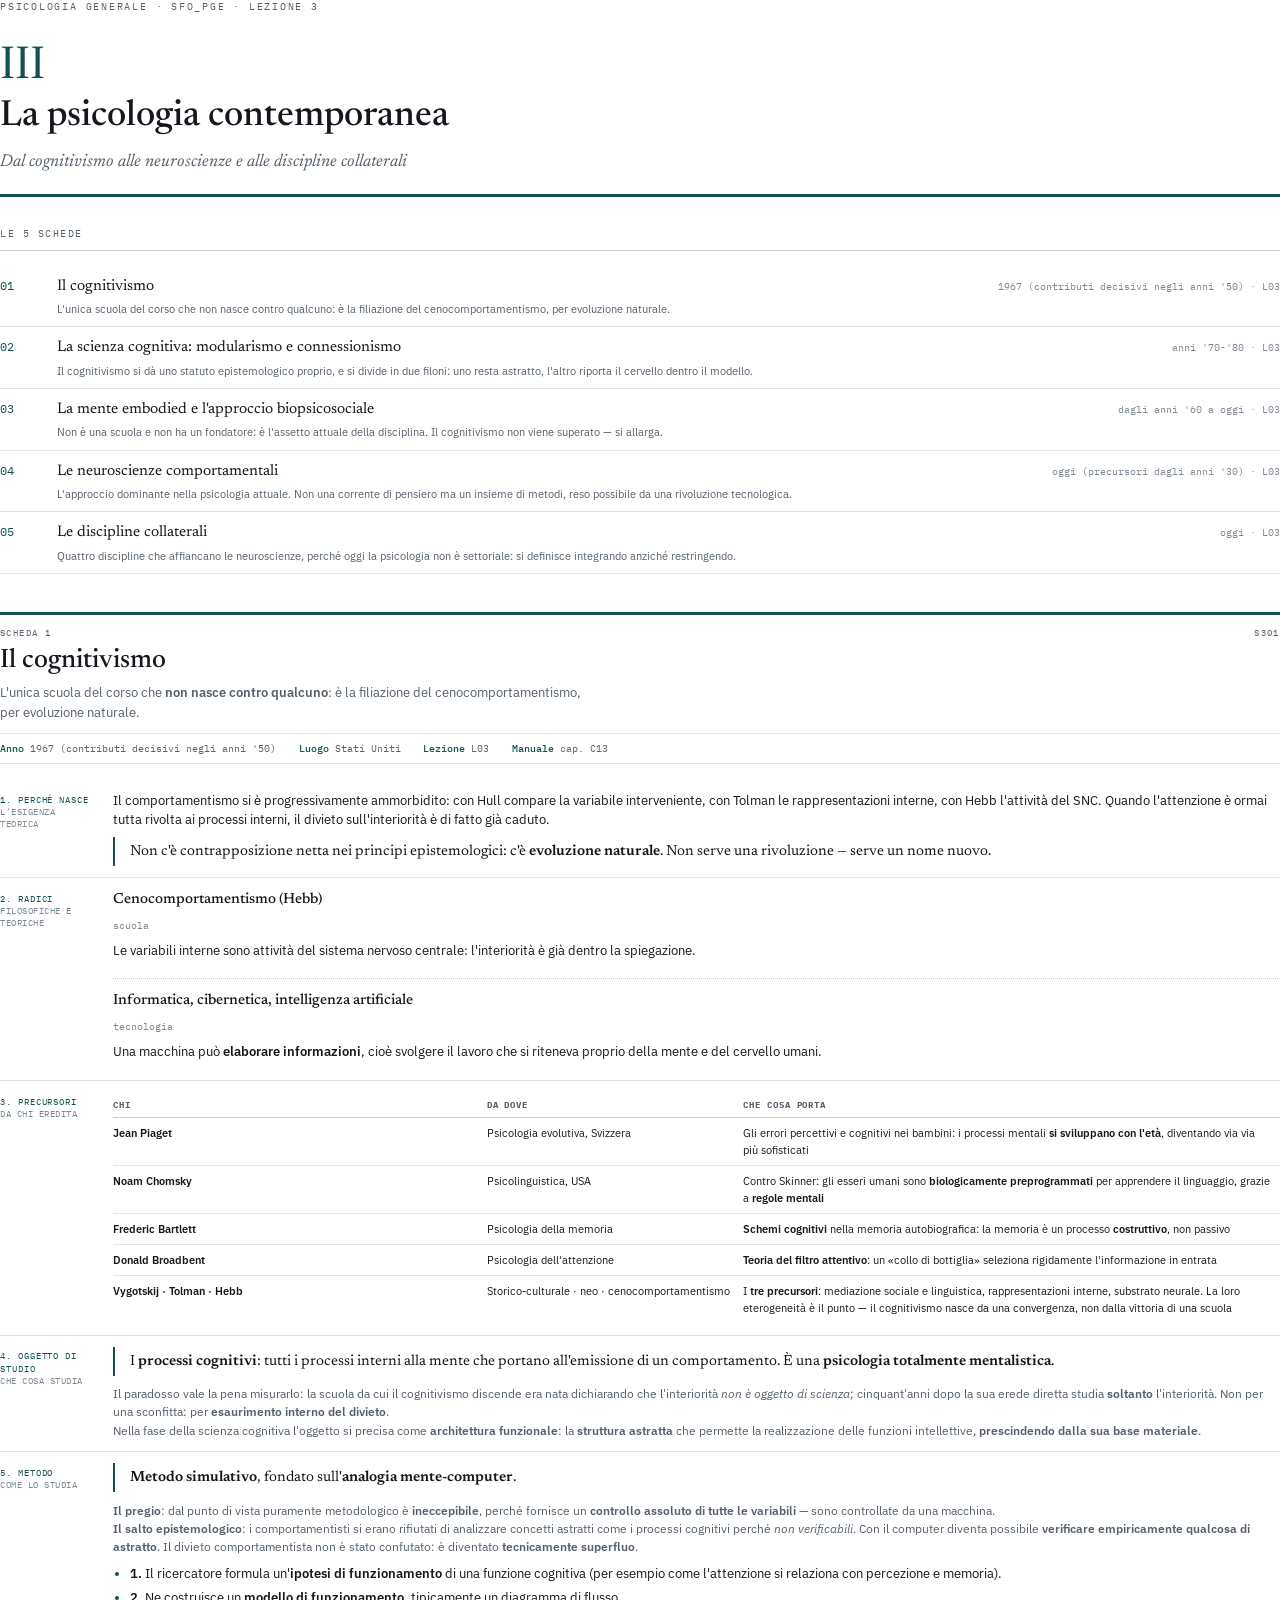
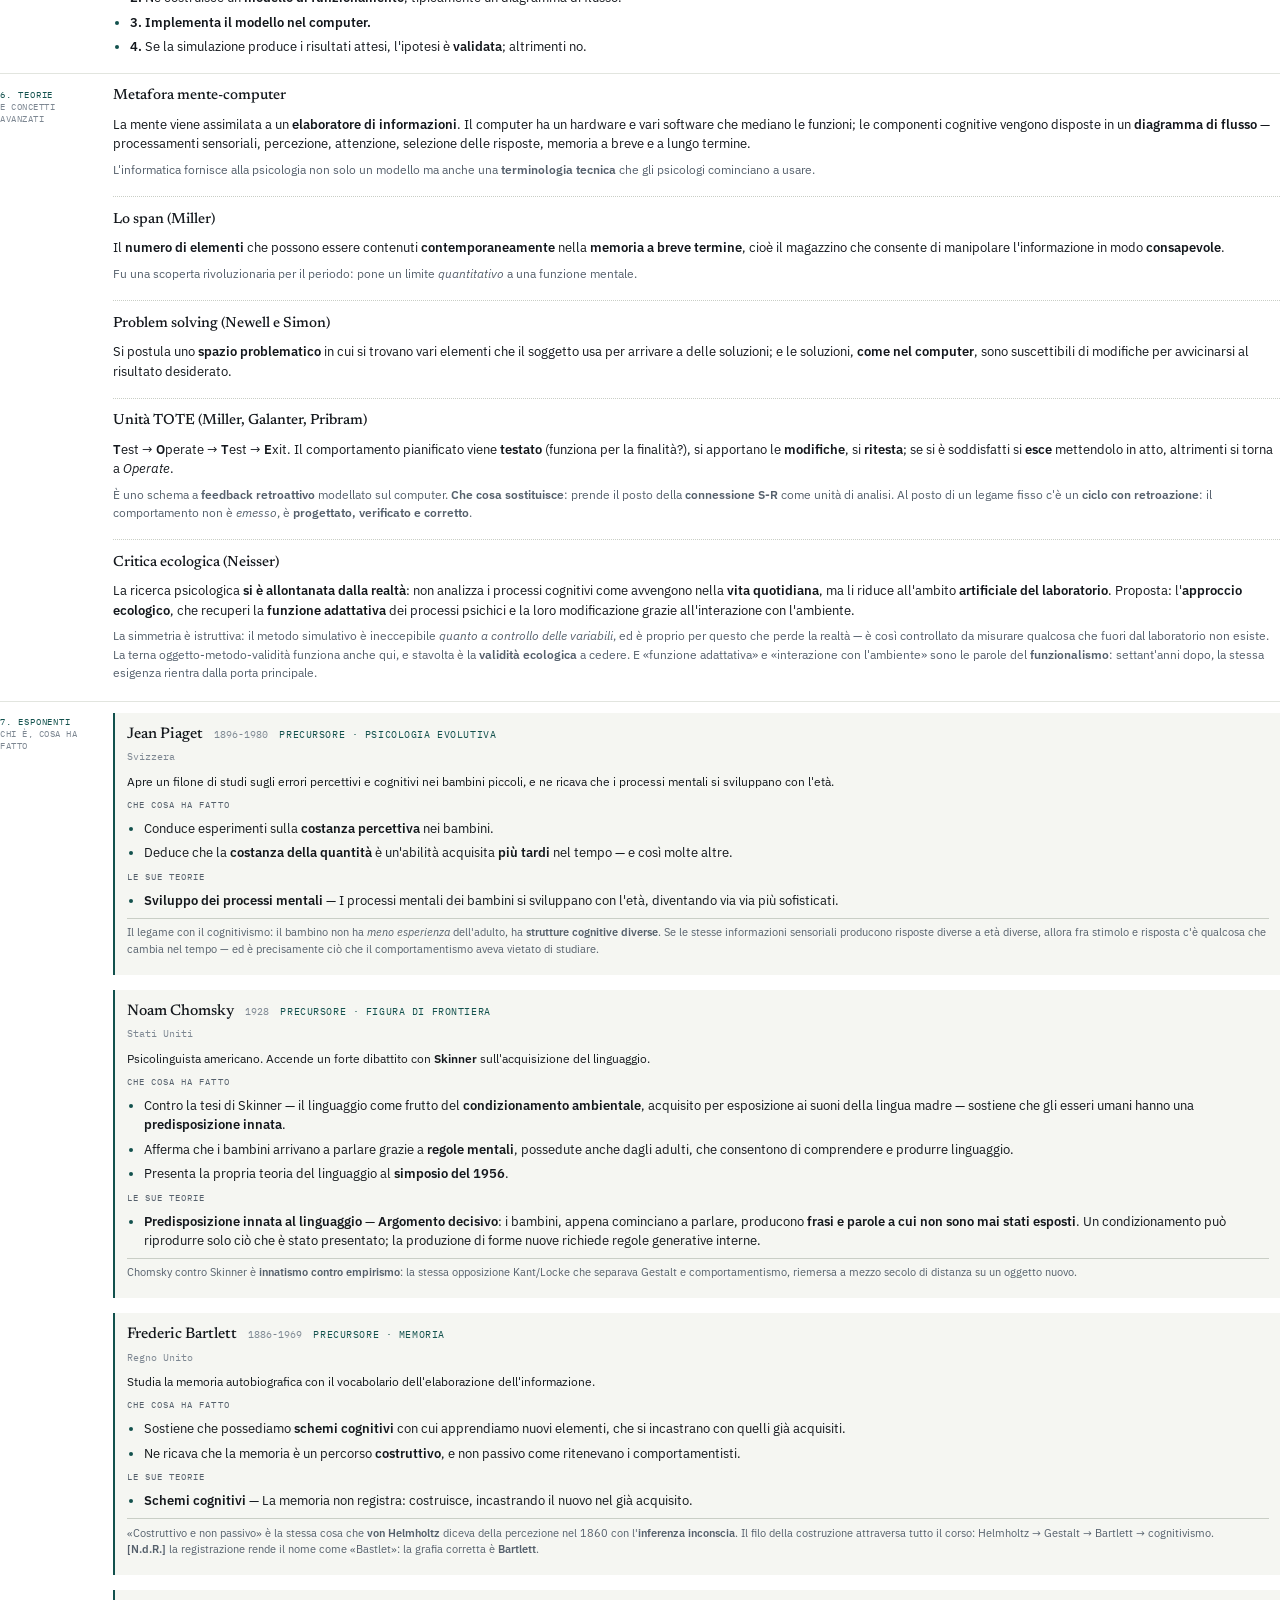
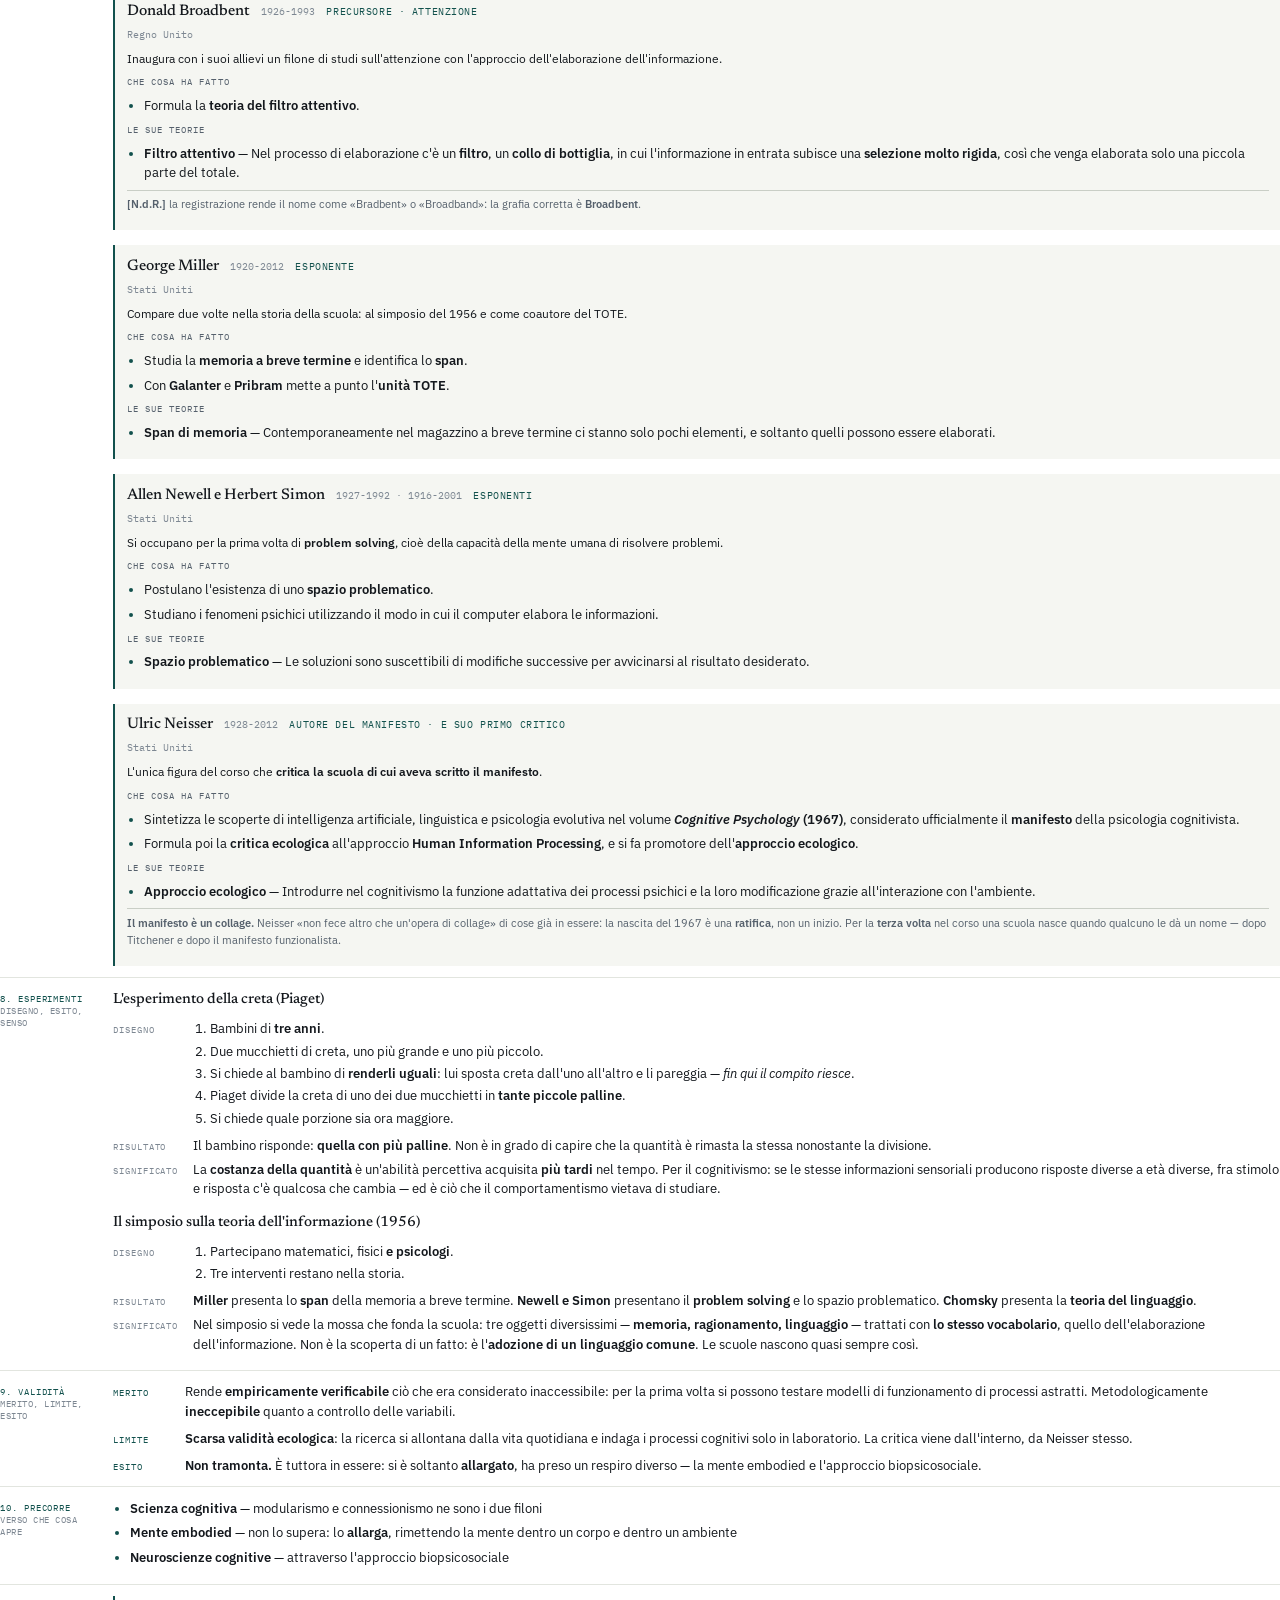
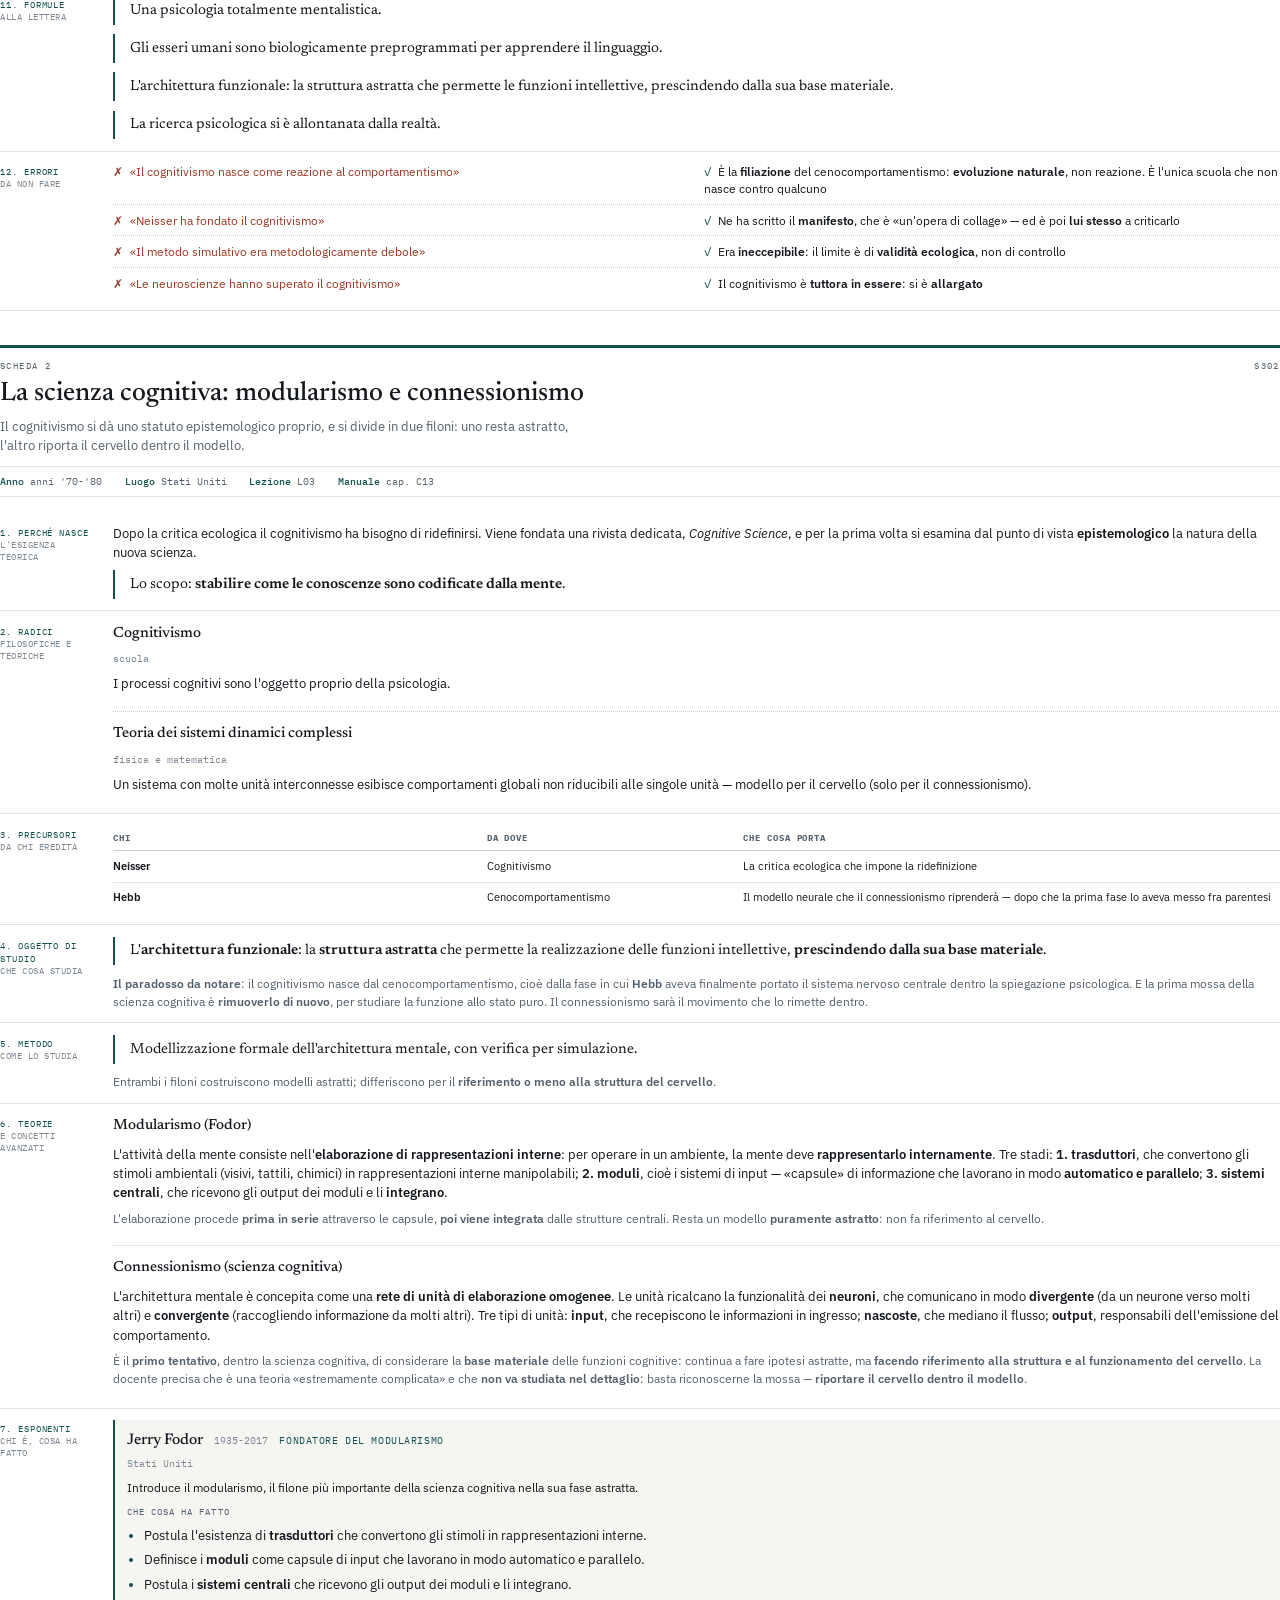
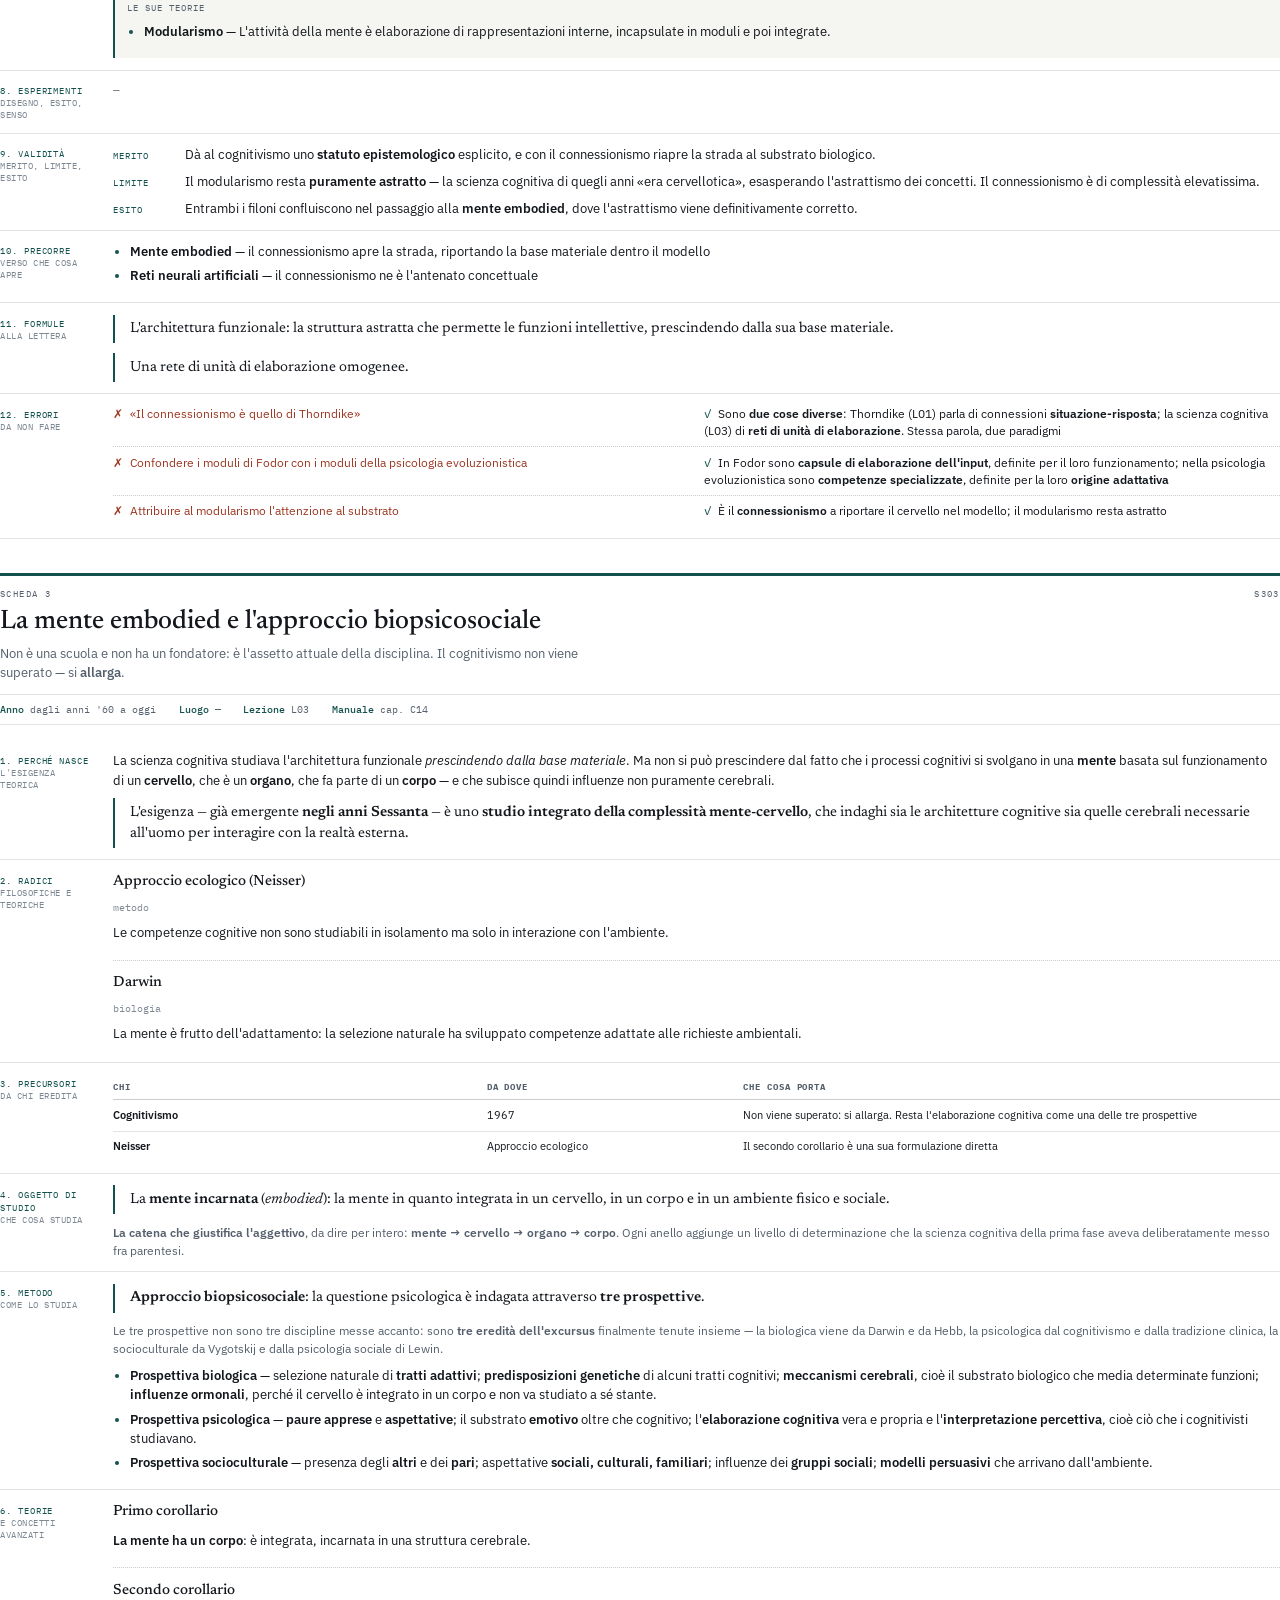
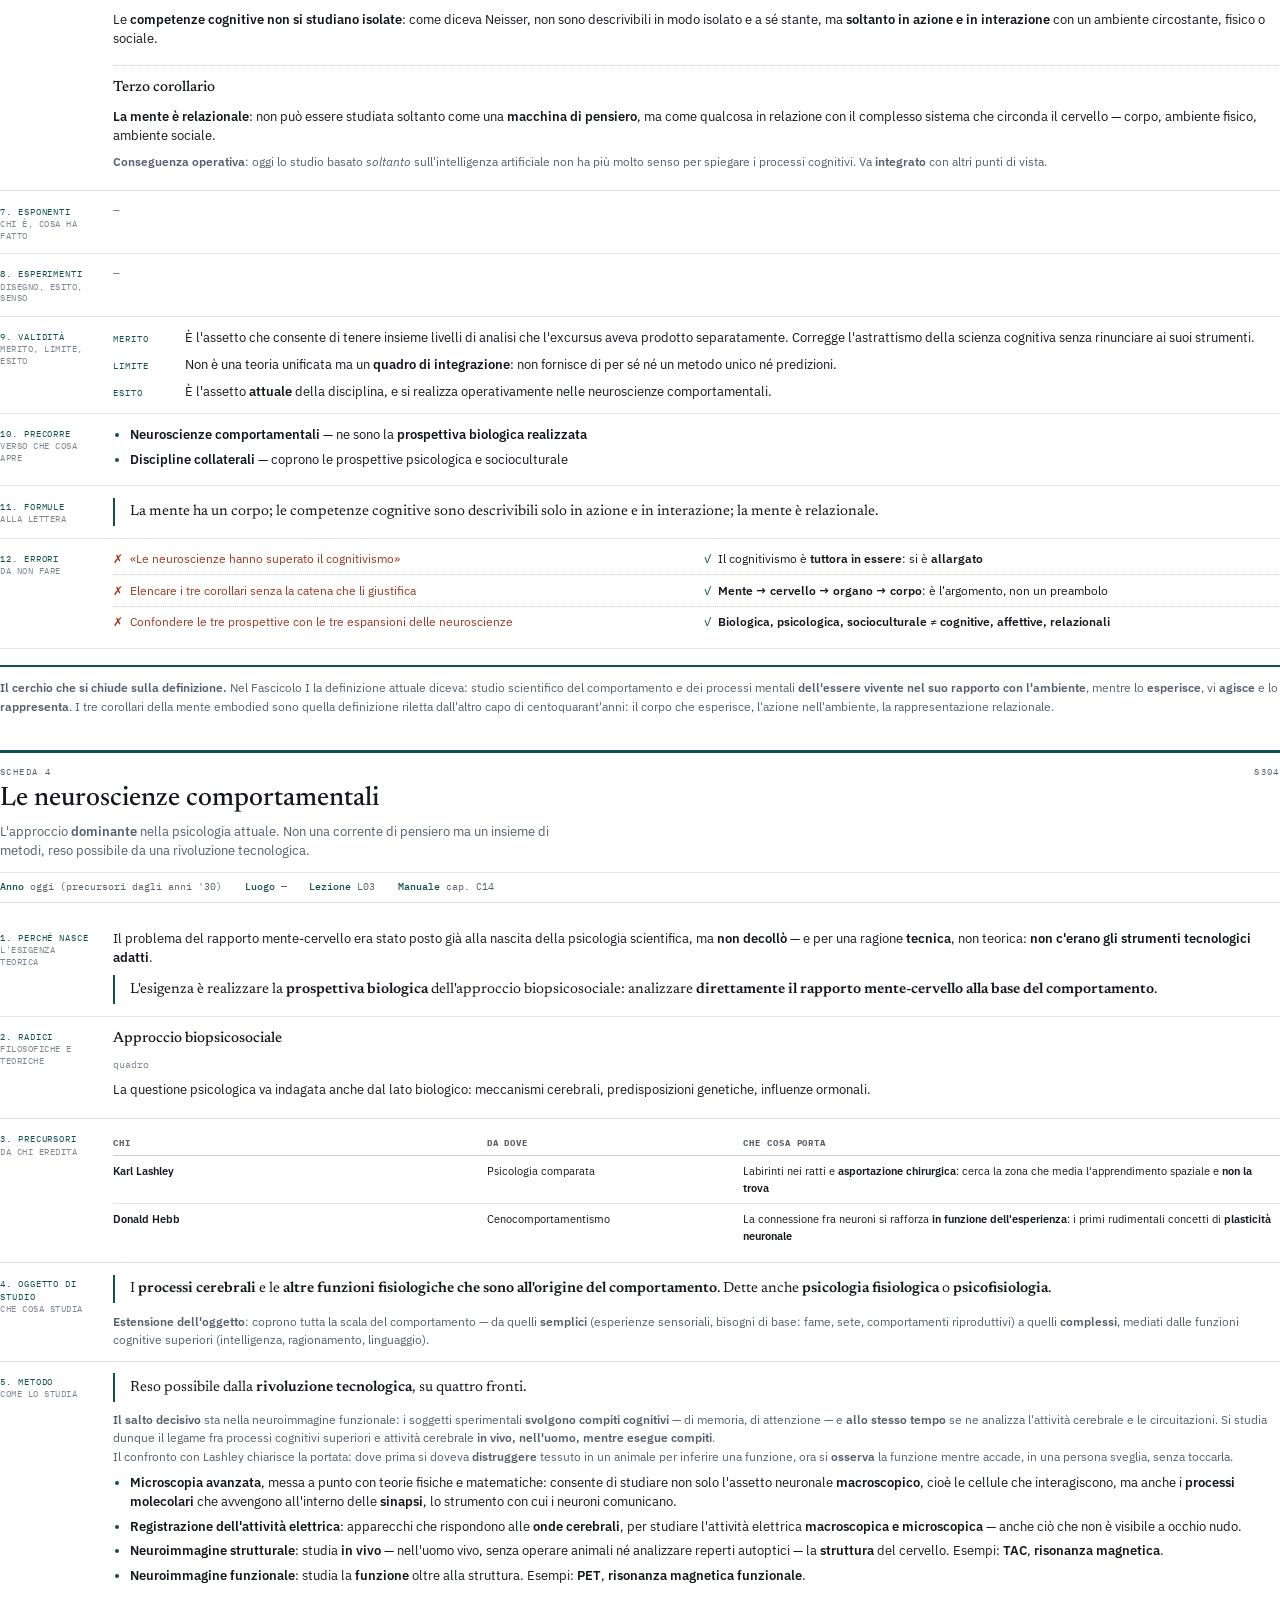
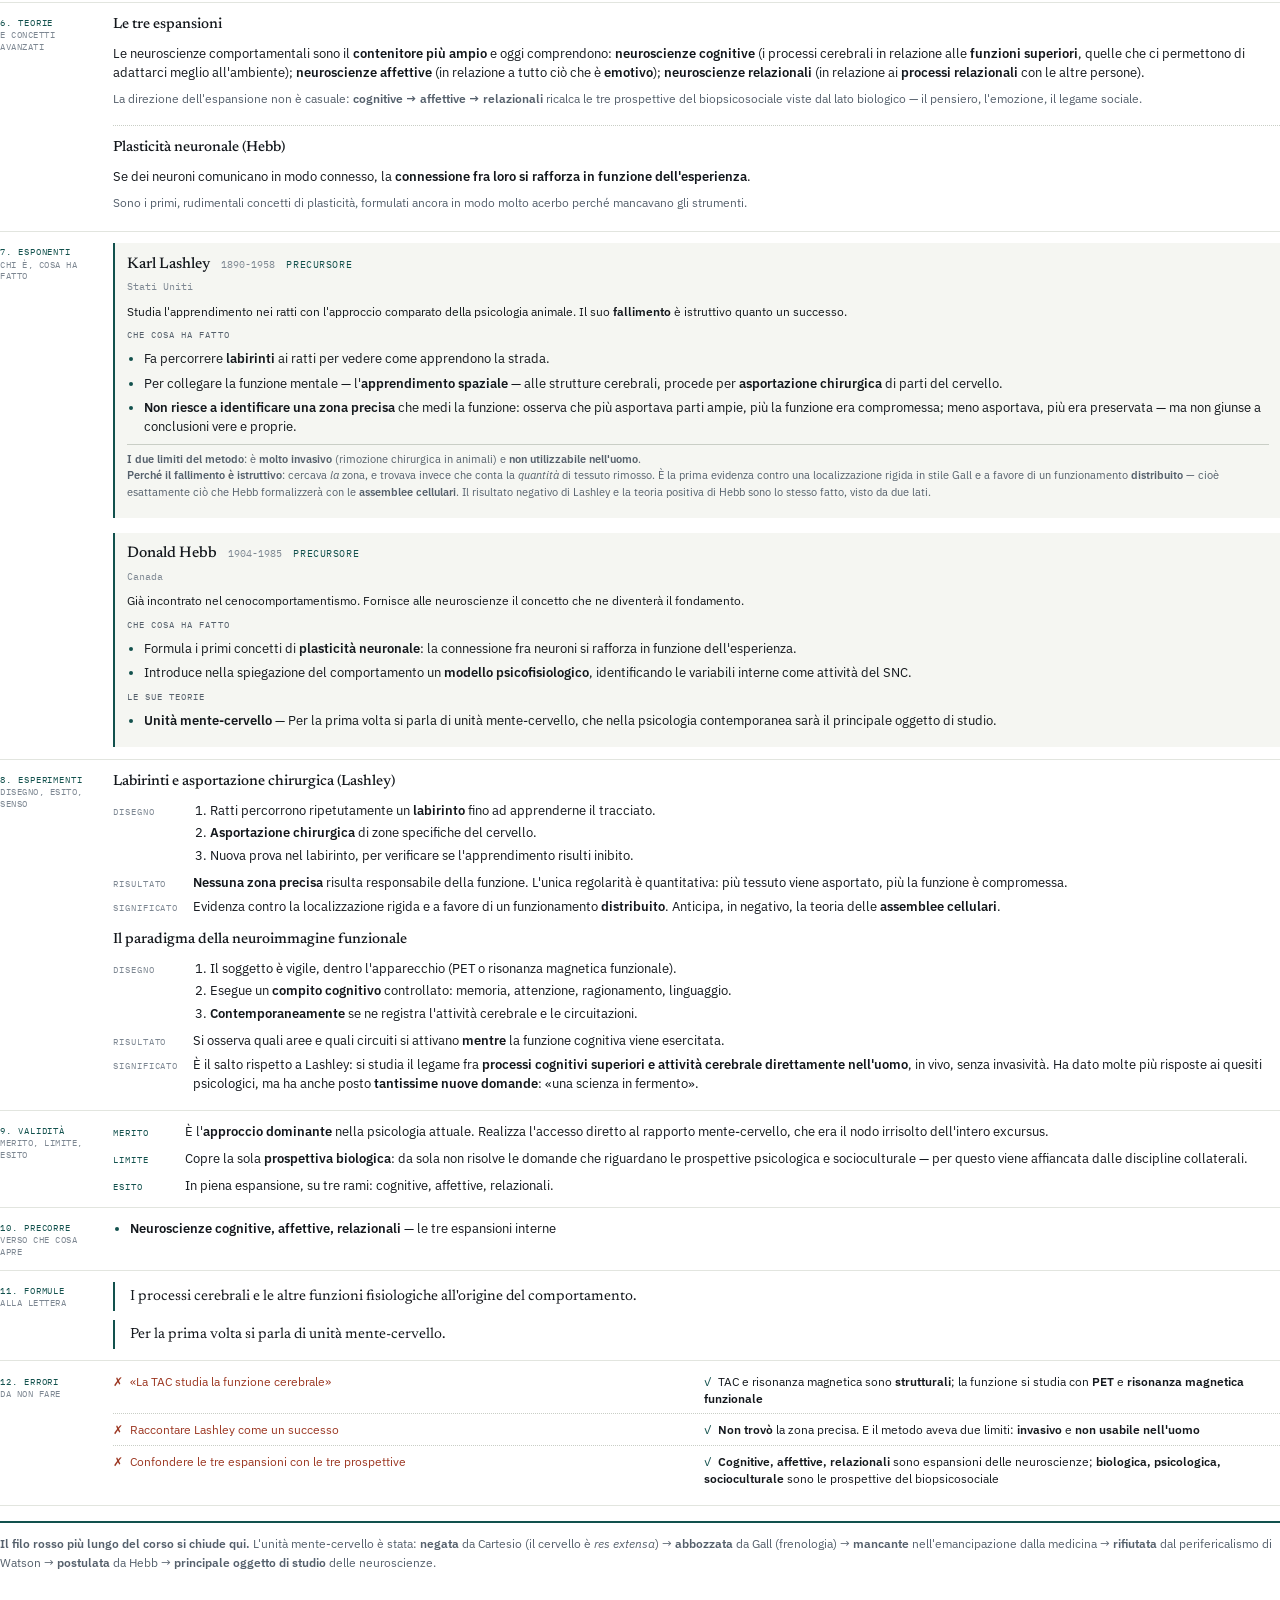
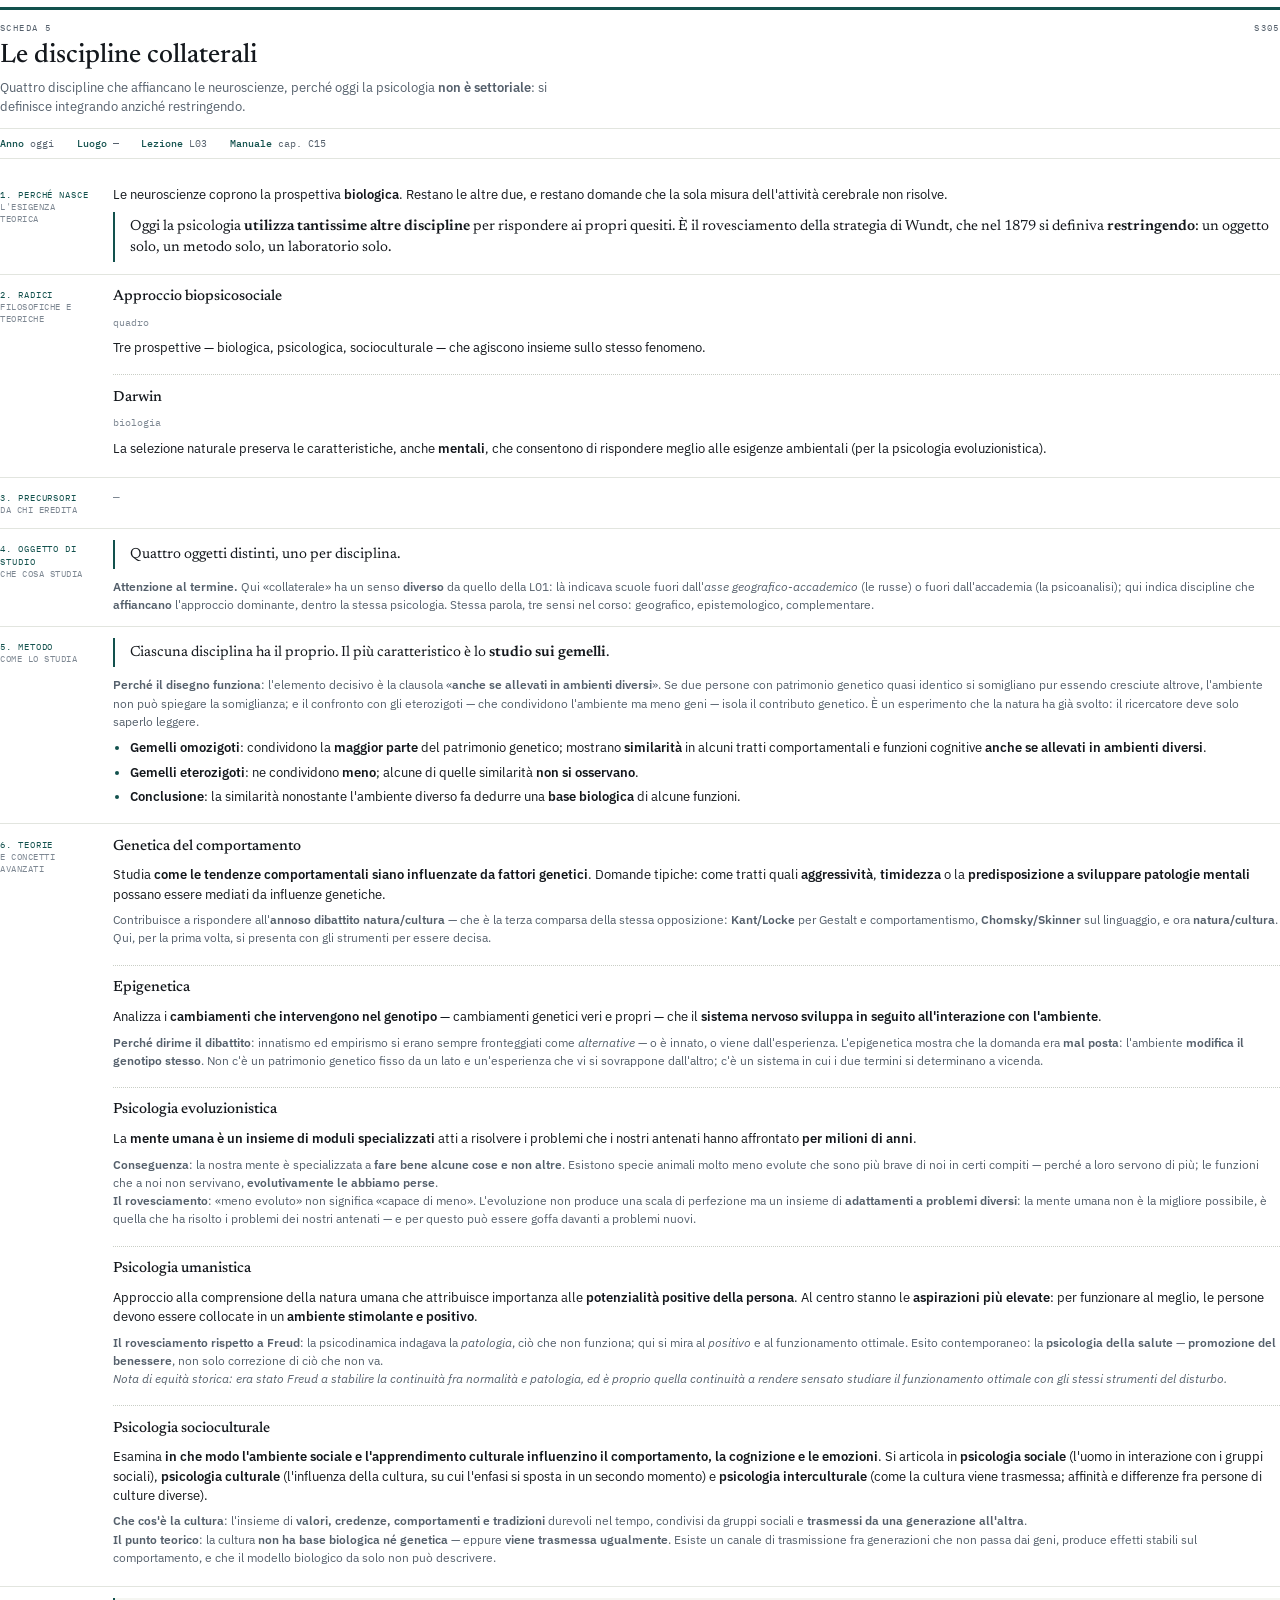
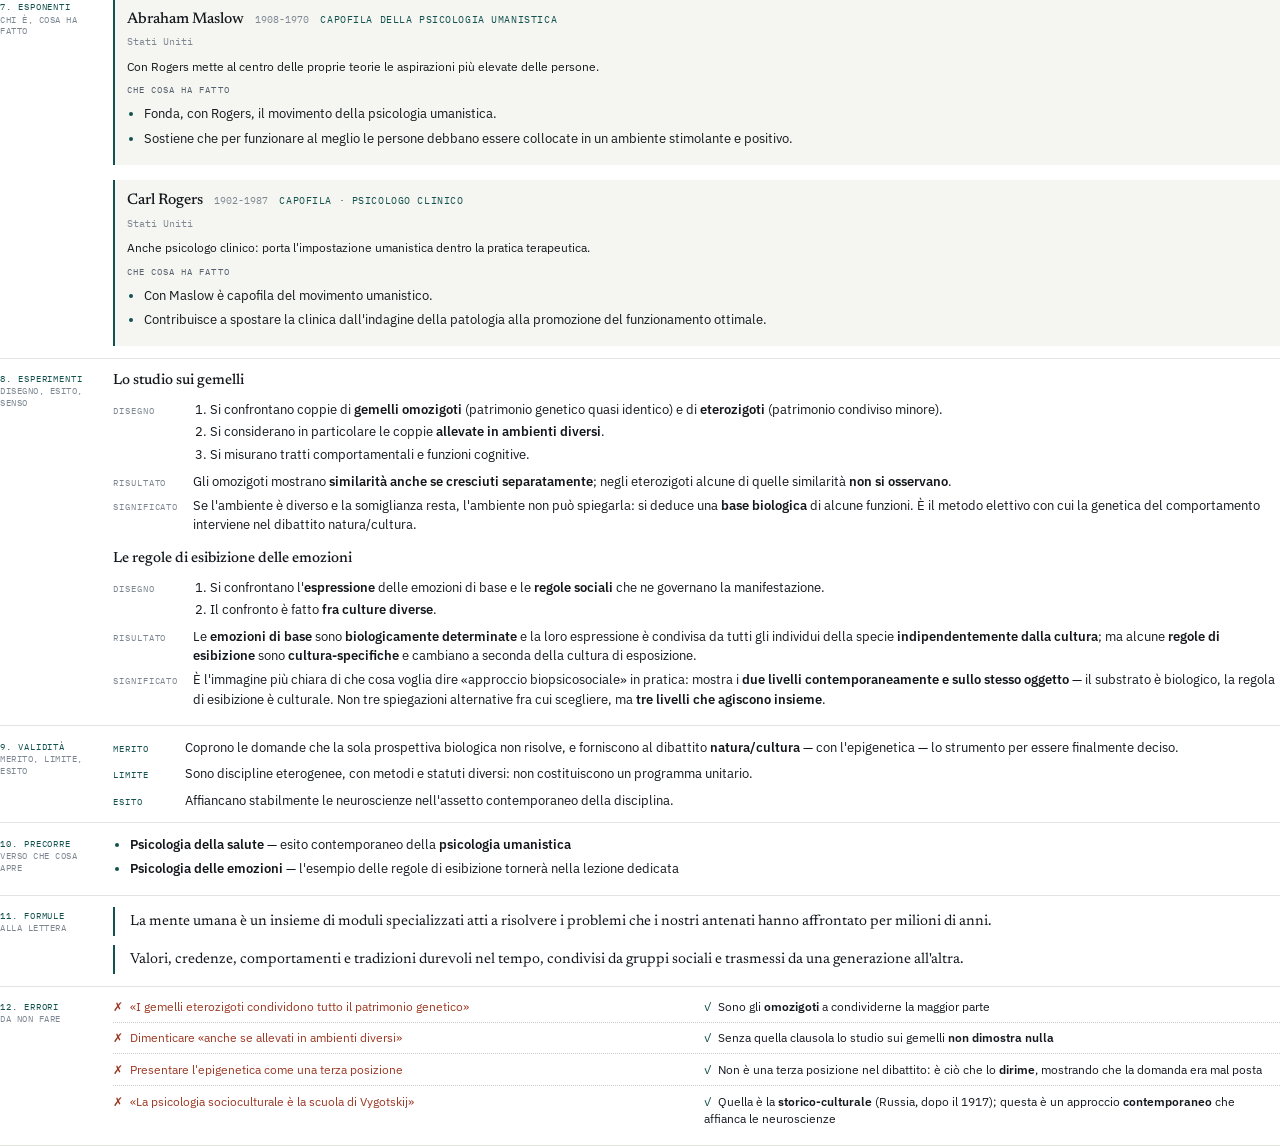
<file: pdf/F3_la-psicologia-contemporanea.html>
<!doctype html><html lang="it"><head><meta charset="utf-8">
<title>La psicologia contemporanea — Psicologia Generale</title>
<link href="https://fonts.googleapis.com/css2?family=Newsreader:ital,opsz,wght@0,6..72,400;0,6..72,500;0,6..72,600;1,6..72,400&family=IBM+Plex+Sans:wght@400;500;600&family=IBM+Plex+Mono:wght@400;500&display=swap" rel="stylesheet">
<style>
@page { size: A4; margin: 16mm 15mm 15mm 15mm; }

:root {
  --inchiostro: #14181d;
  --grafite:    #55606c;
  --tenue:      #7d8792;
  --accento:    #12514d;
  --segnale:    #9c3722;
  --linea:      #c9cec6;
  --linea-fine: #e2e5df;
  --fondo:      #f5f6f2;
  --display: "Newsreader", Georgia, "Times New Roman", serif;
  --testo:   "IBM Plex Sans", -apple-system, "Helvetica Neue", Arial, sans-serif;
  --dati:    "IBM Plex Mono", "SF Mono", Menlo, monospace;
}

* { box-sizing: border-box; }
html { -webkit-print-color-adjust: exact; print-color-adjust: exact; }
body { margin:0; background:#fff; color-scheme: light; orphans: 3; widows: 3;
       font-family: var(--testo); font-size: 9.6pt; line-height: 1.52;
       color: var(--inchiostro); }
strong { font-weight: 600; }
em { font-style: italic; }

/* ---- copertina ---- */
.copertina { margin-bottom: 10mm; }
.cop-indice { break-after: avoid; }
.cop-alto { border-bottom: 2.5pt solid var(--accento); padding-bottom: 5mm; margin-bottom: 8mm; }
.cop-corso { font-family: var(--dati); font-size: 7.4pt; letter-spacing: .18em;
             text-transform: uppercase; color: var(--grafite); margin: 0 0 8mm; }
.cop-n { font-family: var(--display); font-size: 34pt; line-height:1; color: var(--accento); margin:0 0 2mm; }
.cop-titolo { font-family: var(--display); font-size: 27pt; line-height: 1.1; margin: 0 0 3mm; font-weight: 500; }
.cop-sottotitolo { font-family: var(--display); font-size: 13pt; font-style: italic;
                   color: var(--grafite); margin: 0; font-weight: 400; }
.cop-intro { font-size: 9.4pt; line-height: 1.62; color: var(--grafite); margin: 7mm 0 0; max-width: 145mm; }

.cop-indice { margin-top: 0; }
.cop-indice-tit { font-family: var(--dati); font-size: 7.2pt; letter-spacing: .16em;
                  text-transform: uppercase; color: var(--grafite); margin: 0 0 4mm;
                  border-bottom: .5pt solid var(--linea); padding-bottom: 2mm; }
.cop-voce { display: grid; grid-template-columns: 12mm 1fr auto; gap: 3mm;
            padding: 2.4mm 0; border-bottom: .5pt solid var(--linea-fine); align-items: baseline; }
.cop-voce-n { font-family: var(--dati); font-size: 9pt; color: var(--accento); }
.cop-voce-nome { font-family: var(--display); font-size: 11.5pt; }
.cop-voce-riga { display:block; font-family: var(--testo); font-size: 8.4pt; color: var(--grafite);
                 line-height:1.45; margin-top: .8mm; }
.cop-voce-meta { font-family: var(--dati); font-size: 7.4pt; color: var(--tenue); white-space: nowrap; }

.legenda { margin-top: 12mm; padding-top: 6mm; border-top: .5pt solid var(--linea); }
.legenda-tit { font-family: var(--dati); font-size: 7.2pt; letter-spacing: .16em;
               text-transform: uppercase; color: var(--grafite); margin: 0 0 3mm; }
.legenda-corpo { columns: 2; column-gap: 8mm; font-size: 8.2pt; line-height: 1.5; color: var(--grafite); }
.legenda-corpo p { margin: 0 0 1.6mm; break-inside: avoid; }
.legenda-corpo b { color: var(--inchiostro); font-family: var(--dati); font-size: 7.6pt; }

/* ---- scheda ---- */
/* Le schede scorrono di seguito: nessun salto di pagina forzato, così non
   restano pagine mezze bianche. A separarle è il filetto spesso della testata,
   che non può restare orfano in fondo alla pagina. */
.scheda { margin-top: 9mm; }
.scheda:first-of-type { margin-top: 0; }

.sk-testa { border-top: 2.5pt solid var(--accento); padding-top: 3mm; margin-bottom: 4mm;
            break-inside: avoid; break-after: avoid; }
.sk-occhiello { font-family: var(--dati); font-size: 7pt; letter-spacing: .16em;
                text-transform: uppercase; color: var(--grafite); margin: 0 0 1.5mm;
                display: flex; justify-content: space-between; }
.sk-nome { font-family: var(--display); font-size: 20pt; line-height: 1.12; margin: 0 0 2mm; font-weight: 500; }
.sk-unariga { font-size: 9.6pt; line-height: 1.5; color: var(--grafite); margin: 0 0 3mm; max-width: 155mm; }
.sk-coord { display: flex; flex-wrap: wrap; gap: 0 6mm; font-family: var(--dati); font-size: 7.6pt;
            color: var(--grafite); border-top: .5pt solid var(--linea-fine);
            border-bottom: .5pt solid var(--linea-fine); padding: 1.8mm 0; }
.sk-coord b { color: var(--accento); font-weight: 500; }

/* blocco: etichetta a sinistra, contenuto a destra.
   I blocchi scorrono liberamente fra le pagine: a non spezzarsi sono le unità
   atomiche (una voce, un esponente, un esperimento, un errore). Così non restano
   pagine mezze vuote per far stare un blocco intero. */
.blocco { padding: 3mm 0; border-bottom: .5pt solid var(--linea-fine); break-inside: auto; overflow: hidden; }
.bl-eti { float: left; width: 26mm; font-family: var(--dati); font-size: 7pt; letter-spacing: .1em;
          text-transform: uppercase; color: var(--accento); line-height: 1.4; padding-top: .6mm; }
.bl-eti span { display: block; color: var(--tenue); font-size: 6.4pt; letter-spacing: .06em; }
.bl-corpo { margin-left: 30mm; }
.bl-corpo > *:first-child { margin-top: 0; }
.bl-corpo > *:last-child { margin-bottom: 0; }
.bl-corpo p { margin: 0 0 2mm; }
.bl-vuoto { color: var(--tenue); font-family: var(--dati); font-size: 8pt; }

.formula { font-family: var(--display); font-size: 11pt; line-height: 1.45;
           border-left: 2pt solid var(--accento); padding: 1mm 0 1mm 4mm; margin: 0 0 2.5mm; }
.glossa { font-size: 8.8pt; line-height: 1.55; color: var(--grafite); margin: 0 0 2mm; }

ul.punti { margin: 0 0 2mm; padding-left: 4.5mm; }
ul.punti li { margin-bottom: 1.4mm; line-height: 1.5; }
ul.punti li::marker { color: var(--accento); }

.voce { break-inside: avoid; margin-bottom: 3mm; padding-bottom: 2.5mm;
        border-bottom: .4pt dotted var(--linea); }
.voce:last-child { border-bottom: none; margin-bottom: 0; padding-bottom: 0; }
.voce-tit { font-family: var(--display); font-size: 11pt; font-weight: 500; margin: 0 0 1mm; }
.voce-meta { font-family: var(--dati); font-size: 7.2pt; color: var(--tenue); margin: 0 0 1.4mm; }
.voce-testo { margin: 0 0 1.5mm; line-height: 1.5; }

.esponente { break-inside: avoid; margin-bottom: 4mm; padding: 2.5mm 3mm;
             background: var(--fondo); border-left: 1.5pt solid var(--accento); }
.esp-testa { display: flex; flex-wrap: wrap; align-items: baseline; gap: 0 3mm; margin-bottom: 1.2mm; }
.esp-nome { font-family: var(--display); font-size: 11.5pt; font-weight: 500; }
.esp-anni { font-family: var(--dati); font-size: 7.4pt; color: var(--tenue); }
.esp-ruolo { font-family: var(--dati); font-size: 7.2pt; color: var(--accento);
             text-transform: uppercase; letter-spacing: .06em; }
.esp-chie { font-size: 9pt; line-height: 1.5; margin: 0 0 1.8mm; }
.esp-sub { font-family: var(--dati); font-size: 6.6pt; letter-spacing: .12em; text-transform: uppercase;
           color: var(--grafite); margin: 2mm 0 1mm; }
.esp-nota { font-size: 8.4pt; line-height: 1.5; color: var(--grafite);
            border-top: .4pt solid var(--linea); padding-top: 1.5mm; margin-top: 2mm; }

.esperimento { break-inside: avoid; margin-bottom: 3.5mm; }
.exp-nome { font-family: var(--display); font-size: 11pt; font-weight: 500; margin: 0 0 1.2mm; }
.exp-riga { display: grid; grid-template-columns: 18mm 1fr; gap: 3mm; margin-bottom: 1.2mm; align-items: baseline; }
.exp-eti { font-family: var(--dati); font-size: 6.6pt; letter-spacing: .1em; text-transform: uppercase;
           color: var(--tenue); }
.exp-riga ol { margin: 0; padding-left: 4.5mm; }
.exp-riga ol li { margin-bottom: .8mm; }

.terna { display: grid; gap: 2mm; }
.terna-voce { display: grid; grid-template-columns: 16mm 1fr; gap: 3mm; align-items: baseline; }
.terna-eti { font-family: var(--dati); font-size: 6.8pt; letter-spacing: .1em; text-transform: uppercase;
             color: var(--accento); }

table.griglia { width: 100%; border-collapse: collapse; font-size: 8.6pt; margin: 0 0 2mm; }
table.griglia th { font-family: var(--dati); font-size: 6.8pt; letter-spacing: .1em;
                   text-transform: uppercase; color: var(--grafite); text-align: left;
                   border-bottom: .8pt solid var(--linea); padding: 1.5mm 2mm 1.5mm 0; vertical-align: bottom; }
table.griglia td { padding: 1.8mm 2mm 1.8mm 0; border-bottom: .4pt solid var(--linea-fine);
                   vertical-align: top; line-height: 1.45; }
table.griglia tr:last-child td { border-bottom: none; }

.errori { display: grid; gap: 1.8mm; }
.err { display: grid; grid-template-columns: 1fr 1fr; gap: 4mm; break-inside: avoid;
       padding-bottom: 1.8mm; border-bottom: .4pt dotted var(--linea); }
.err:last-child { border-bottom: none; }
.err-no  { color: var(--segnale); font-size: 8.8pt; line-height: 1.45; }
.err-si  { font-size: 8.8pt; line-height: 1.45; }
.err-no::before { content: "✗ "; font-family: var(--dati); }
.err-si::before { content: "✓ "; font-family: var(--dati); color: var(--accento); }

.contrasto { background: var(--fondo); border: .5pt solid var(--linea); padding: 3mm;
             font-size: 9pt; line-height: 1.55; margin-top: 3mm; break-inside: avoid; }
.chiuditura { margin-top: 4mm; padding-top: 3mm; border-top: 1.5pt solid var(--accento);
              font-size: 9pt; line-height: 1.6; color: var(--grafite); break-inside: avoid; }
</style></head><body>

<div class="copertina">
  <div class="cop-alto">
    <p class="cop-corso">Psicologia Generale · SFO_PGE · Lezione 3</p>
    <p class="cop-n">III</p>
    <h1 class="cop-titolo">La psicologia contemporanea</h1>
    <p class="cop-sottotitolo">Dal cognitivismo alle neuroscienze e alle discipline collaterali</p>
  </div>

  <div class="cop-indice">
    <p class="cop-indice-tit">Le 5 schede</p>
    <div class="cop-voce">
      <span class="cop-voce-n">01</span>
      <span><span class="cop-voce-nome">Il cognitivismo</span>
        <span class="cop-voce-riga">L'unica scuola del corso che non nasce contro qualcuno: è la filiazione del cenocomportamentismo, per evoluzione naturale.</span></span>
      <span class="cop-voce-meta">1967 (contributi decisivi negli anni '50) · L03</span>
    </div><div class="cop-voce">
      <span class="cop-voce-n">02</span>
      <span><span class="cop-voce-nome">La scienza cognitiva: modularismo e connessionismo</span>
        <span class="cop-voce-riga">Il cognitivismo si dà uno statuto epistemologico proprio, e si divide in due filoni: uno resta astratto, l'altro riporta il cervello dentro il modello.</span></span>
      <span class="cop-voce-meta">anni '70-'80 · L03</span>
    </div><div class="cop-voce">
      <span class="cop-voce-n">03</span>
      <span><span class="cop-voce-nome">La mente embodied e l'approccio biopsicosociale</span>
        <span class="cop-voce-riga">Non è una scuola e non ha un fondatore: è l'assetto attuale della disciplina. Il cognitivismo non viene superato — si allarga.</span></span>
      <span class="cop-voce-meta">dagli anni '60 a oggi · L03</span>
    </div><div class="cop-voce">
      <span class="cop-voce-n">04</span>
      <span><span class="cop-voce-nome">Le neuroscienze comportamentali</span>
        <span class="cop-voce-riga">L'approccio dominante nella psicologia attuale. Non una corrente di pensiero ma un insieme di metodi, reso possibile da una rivoluzione tecnologica.</span></span>
      <span class="cop-voce-meta">oggi (precursori dagli anni '30) · L03</span>
    </div><div class="cop-voce">
      <span class="cop-voce-n">05</span>
      <span><span class="cop-voce-nome">Le discipline collaterali</span>
        <span class="cop-voce-riga">Quattro discipline che affiancano le neuroscienze, perché oggi la psicologia non è settoriale: si definisce integrando anziché restringendo.</span></span>
      <span class="cop-voce-meta">oggi · L03</span>
    </div>
  </div>
</div>

<section class="scheda">
    <div class="sk-testa">
      <p class="sk-occhiello"><span>Scheda 1</span><span>S301</span></p>
      <h2 class="sk-nome">Il cognitivismo</h2>
      <p class="sk-unariga">L'unica scuola del corso che <strong>non nasce contro qualcuno</strong>: è la filiazione del cenocomportamentismo, per evoluzione naturale.</p>
      <div class="sk-coord">
        <span><b>Anno</b> 1967 (contributi decisivi negli anni '50)</span>
        <span><b>Luogo</b> Stati Uniti</span>
        <span><b>Lezione</b> L03</span>
        <span><b>Manuale</b> cap. C13</span>
      </div>
    </div>
    <div class="blocco">
    <div class="bl-eti">1. Perché nasce<span>l'esigenza teorica</span></div>
    <div class="bl-corpo"><p>Il comportamentismo si è progressivamente ammorbidito: con Hull compare la variabile interveniente, con Tolman le rappresentazioni interne, con Hebb l'attività del SNC. Quando l'attenzione è ormai tutta rivolta ai processi interni, il divieto sull'interiorità è di fatto già caduto.</p><div class="formula">Non c'è contrapposizione netta nei principi epistemologici: c'è <strong>evoluzione naturale</strong>. Non serve una rivoluzione — serve un nome nuovo.</div></div>
  </div><div class="blocco">
    <div class="bl-eti">2. Radici<span>filosofiche e teoriche</span></div>
    <div class="bl-corpo"><div class="voce">
      <p class="voce-tit">Cenocomportamentismo (Hebb)</p>
      <p class="voce-meta">scuola</p>
      <p class="voce-testo">Le variabili interne sono attività del sistema nervoso centrale: l'interiorità è già dentro la spiegazione.</p></div><div class="voce">
      <p class="voce-tit">Informatica, cibernetica, intelligenza artificiale</p>
      <p class="voce-meta">tecnologia</p>
      <p class="voce-testo">Una macchina può <strong>elaborare informazioni</strong>, cioè svolgere il lavoro che si riteneva proprio della mente e del cervello umani.</p></div></div>
  </div><div class="blocco">
    <div class="bl-eti">3. Precursori<span>da chi eredita</span></div>
    <div class="bl-corpo"><table class="griglia">
      <tr><th style="width:32%">Chi</th><th style="width:22%">Da dove</th><th>Che cosa porta</th></tr>
      <tr><td><strong>Jean Piaget</strong></td><td>Psicologia evolutiva, Svizzera</td><td>Gli errori percettivi e cognitivi nei bambini: i processi mentali <strong>si sviluppano con l'età</strong>, diventando via via più sofisticati</td></tr><tr><td><strong>Noam Chomsky</strong></td><td>Psicolinguistica, USA</td><td>Contro Skinner: gli esseri umani sono <strong>biologicamente preprogrammati</strong> per apprendere il linguaggio, grazie a <strong>regole mentali</strong></td></tr><tr><td><strong>Frederic Bartlett</strong></td><td>Psicologia della memoria</td><td><strong>Schemi cognitivi</strong> nella memoria autobiografica: la memoria è un processo <strong>costruttivo</strong>, non passivo</td></tr><tr><td><strong>Donald Broadbent</strong></td><td>Psicologia dell'attenzione</td><td><strong>Teoria del filtro attentivo</strong>: un «collo di bottiglia» seleziona rigidamente l'informazione in entrata</td></tr><tr><td><strong>Vygotskij · Tolman · Hebb</strong></td><td>Storico-culturale · neo · cenocomportamentismo</td><td>I <strong>tre precursori</strong>: mediazione sociale e linguistica, rappresentazioni interne, substrato neurale. La loro eterogeneità è il punto — il cognitivismo nasce da una convergenza, non dalla vittoria di una scuola</td></tr>
    </table></div>
  </div><div class="blocco">
    <div class="bl-eti">4. Oggetto di studio<span>che cosa studia</span></div>
    <div class="bl-corpo"><div class="formula">I <strong>processi cognitivi</strong>: tutti i processi interni alla mente che portano all'emissione di un comportamento. È una <strong>psicologia totalmente mentalistica</strong>.</div><p class="glossa">Il paradosso vale la pena misurarlo: la scuola da cui il cognitivismo discende era nata dichiarando che l'interiorità <em>non è oggetto di scienza</em>; cinquant'anni dopo la sua erede diretta studia <strong>soltanto</strong> l'interiorità. Non per una sconfitta: per <strong>esaurimento interno del divieto</strong>.<br>Nella fase della scienza cognitiva l'oggetto si precisa come <strong>architettura funzionale</strong>: la <strong>struttura astratta</strong> che permette la realizzazione delle funzioni intellettive, <strong>prescindendo dalla sua base materiale</strong>.</p></div>
  </div><div class="blocco">
    <div class="bl-eti">5. Metodo<span>come lo studia</span></div>
    <div class="bl-corpo"><div class="formula"><strong>Metodo simulativo</strong>, fondato sull'<strong>analogia mente-computer</strong>.</div>
     <p class="glossa"><strong>Il pregio</strong>: dal punto di vista puramente metodologico è <strong>ineccepibile</strong>, perché fornisce un <strong>controllo assoluto di tutte le variabili</strong> — sono controllate da una macchina.<br><strong>Il salto epistemologico</strong>: i comportamentisti si erano rifiutati di analizzare concetti astratti come i processi cognitivi perché <em>non verificabili</em>. Con il computer diventa possibile <strong>verificare empiricamente qualcosa di astratto</strong>. Il divieto comportamentista non è stato confutato: è diventato <strong>tecnicamente superfluo</strong>.</p>
     <ul class="punti"><li><strong>1.</strong> Il ricercatore formula un'<strong>ipotesi di funzionamento</strong> di una funzione cognitiva (per esempio come l'attenzione si relaziona con percezione e memoria).</li><li><strong>2.</strong> Ne costruisce un <strong>modello di funzionamento</strong>, tipicamente un diagramma di flusso.</li><li><strong>3.</strong> <strong>Implementa il modello nel computer.</strong></li><li><strong>4.</strong> Se la simulazione produce i risultati attesi, l'ipotesi è <strong>validata</strong>; altrimenti no.</li></ul></div>
  </div><div class="blocco">
    <div class="bl-eti">6. Teorie<span>e concetti avanzati</span></div>
    <div class="bl-corpo"><div class="voce">
      <p class="voce-tit">Metafora mente-computer</p>
      <p class="voce-testo">La mente viene assimilata a un <strong>elaboratore di informazioni</strong>. Il computer ha un hardware e vari software che mediano le funzioni; le componenti cognitive vengono disposte in un <strong>diagramma di flusso</strong> — processamenti sensoriali, percezione, attenzione, selezione delle risposte, memoria a breve e a lungo termine.</p>
      <p class="glossa">L'informatica fornisce alla psicologia non solo un modello ma anche una <strong>terminologia tecnica</strong> che gli psicologi cominciano a usare.</p></div><div class="voce">
      <p class="voce-tit">Lo span (Miller)</p>
      <p class="voce-testo">Il <strong>numero di elementi</strong> che possono essere contenuti <strong>contemporaneamente</strong> nella <strong>memoria a breve termine</strong>, cioè il magazzino che consente di manipolare l'informazione in modo <strong>consapevole</strong>.</p>
      <p class="glossa">Fu una scoperta rivoluzionaria per il periodo: pone un limite <em>quantitativo</em> a una funzione mentale.</p></div><div class="voce">
      <p class="voce-tit">Problem solving (Newell e Simon)</p>
      <p class="voce-testo">Si postula uno <strong>spazio problematico</strong> in cui si trovano vari elementi che il soggetto usa per arrivare a delle soluzioni; e le soluzioni, <strong>come nel computer</strong>, sono suscettibili di modifiche per avvicinarsi al risultato desiderato.</p>
      </div><div class="voce">
      <p class="voce-tit">Unità TOTE (Miller, Galanter, Pribram)</p>
      <p class="voce-testo"><strong>T</strong>est → <strong>O</strong>perate → <strong>T</strong>est → <strong>E</strong>xit. Il comportamento pianificato viene <strong>testato</strong> (funziona per la finalità?), si apportano le <strong>modifiche</strong>, si <strong>ritesta</strong>; se si è soddisfatti si <strong>esce</strong> mettendolo in atto, altrimenti si torna a <em>Operate</em>.</p>
      <p class="glossa">È uno schema a <strong>feedback retroattivo</strong> modellato sul computer. <strong>Che cosa sostituisce</strong>: prende il posto della <strong>connessione S-R</strong> come unità di analisi. Al posto di un legame fisso c'è un <strong>ciclo con retroazione</strong>: il comportamento non è <em>emesso</em>, è <strong>progettato, verificato e corretto</strong>.</p></div><div class="voce">
      <p class="voce-tit">Critica ecologica (Neisser)</p>
      <p class="voce-testo">La ricerca psicologica <strong>si è allontanata dalla realtà</strong>: non analizza i processi cognitivi come avvengono nella <strong>vita quotidiana</strong>, ma li riduce all'ambito <strong>artificiale del laboratorio</strong>. Proposta: l'<strong>approccio ecologico</strong>, che recuperi la <strong>funzione adattativa</strong> dei processi psichici e la loro modificazione grazie all'interazione con l'ambiente.</p>
      <p class="glossa">La simmetria è istruttiva: il metodo simulativo è ineccepibile <em>quanto a controllo delle variabili</em>, ed è proprio per questo che perde la realtà — è così controllato da misurare qualcosa che fuori dal laboratorio non esiste. La terna oggetto-metodo-validità funziona anche qui, e stavolta è la <strong>validità ecologica</strong> a cedere. E «funzione adattativa» e «interazione con l'ambiente» sono le parole del <strong>funzionalismo</strong>: settant'anni dopo, la stessa esigenza rientra dalla porta principale.</p></div></div>
  </div><div class="blocco">
    <div class="bl-eti">7. Esponenti<span>chi è, cosa ha fatto</span></div>
    <div class="bl-corpo"><div class="esponente">
      <div class="esp-testa">
        <span class="esp-nome">Jean Piaget</span>
        <span class="esp-anni">1896-1980</span>
        <span class="esp-ruolo">Precursore · psicologia evolutiva</span>
      </div>
      <p class="voce-meta">Svizzera</p>
      <p class="esp-chie">Apre un filone di studi sugli errori percettivi e cognitivi nei bambini piccoli, e ne ricava che i processi mentali si sviluppano con l'età.</p>
      <p class="esp-sub">Che cosa ha fatto</p><ul class="punti"><li>Conduce esperimenti sulla <strong>costanza percettiva</strong> nei bambini.</li><li>Deduce che la <strong>costanza della quantità</strong> è un'abilità acquisita <strong>più tardi</strong> nel tempo — e così molte altre.</li></ul>
      <p class="esp-sub">Le sue teorie</p><ul class="punti"><li><strong>Sviluppo dei processi mentali</strong> — I processi mentali dei bambini si sviluppano con l'età, diventando via via più sofisticati.</li></ul>
      <p class="esp-nota">Il legame con il cognitivismo: il bambino non ha <em>meno esperienza</em> dell'adulto, ha <strong>strutture cognitive diverse</strong>. Se le stesse informazioni sensoriali producono risposte diverse a età diverse, allora fra stimolo e risposta c'è qualcosa che cambia nel tempo — ed è precisamente ciò che il comportamentismo aveva vietato di studiare.</p>
    </div><div class="esponente">
      <div class="esp-testa">
        <span class="esp-nome">Noam Chomsky</span>
        <span class="esp-anni">1928</span>
        <span class="esp-ruolo">Precursore · figura di frontiera</span>
      </div>
      <p class="voce-meta">Stati Uniti</p>
      <p class="esp-chie">Psicolinguista americano. Accende un forte dibattito con <strong>Skinner</strong> sull'acquisizione del linguaggio.</p>
      <p class="esp-sub">Che cosa ha fatto</p><ul class="punti"><li>Contro la tesi di Skinner — il linguaggio come frutto del <strong>condizionamento ambientale</strong>, acquisito per esposizione ai suoni della lingua madre — sostiene che gli esseri umani hanno una <strong>predisposizione innata</strong>.</li><li>Afferma che i bambini arrivano a parlare grazie a <strong>regole mentali</strong>, possedute anche dagli adulti, che consentono di comprendere e produrre linguaggio.</li><li>Presenta la propria teoria del linguaggio al <strong>simposio del 1956</strong>.</li></ul>
      <p class="esp-sub">Le sue teorie</p><ul class="punti"><li><strong>Predisposizione innata al linguaggio</strong> — <strong>Argomento decisivo</strong>: i bambini, appena cominciano a parlare, producono <strong>frasi e parole a cui non sono mai stati esposti</strong>. Un condizionamento può riprodurre solo ciò che è stato presentato; la produzione di forme nuove richiede regole generative interne.</li></ul>
      <p class="esp-nota">Chomsky contro Skinner è <strong>innatismo contro empirismo</strong>: la stessa opposizione Kant/Locke che separava Gestalt e comportamentismo, riemersa a mezzo secolo di distanza su un oggetto nuovo.</p>
    </div><div class="esponente">
      <div class="esp-testa">
        <span class="esp-nome">Frederic Bartlett</span>
        <span class="esp-anni">1886-1969</span>
        <span class="esp-ruolo">Precursore · memoria</span>
      </div>
      <p class="voce-meta">Regno Unito</p>
      <p class="esp-chie">Studia la memoria autobiografica con il vocabolario dell'elaborazione dell'informazione.</p>
      <p class="esp-sub">Che cosa ha fatto</p><ul class="punti"><li>Sostiene che possediamo <strong>schemi cognitivi</strong> con cui apprendiamo nuovi elementi, che si incastrano con quelli già acquisiti.</li><li>Ne ricava che la memoria è un percorso <strong>costruttivo</strong>, e non passivo come ritenevano i comportamentisti.</li></ul>
      <p class="esp-sub">Le sue teorie</p><ul class="punti"><li><strong>Schemi cognitivi</strong> — La memoria non registra: costruisce, incastrando il nuovo nel già acquisito.</li></ul>
      <p class="esp-nota">«Costruttivo e non passivo» è la stessa cosa che <strong>von Helmholtz</strong> diceva della percezione nel 1860 con l'<strong>inferenza inconscia</strong>. Il filo della costruzione attraversa tutto il corso: Helmholtz → Gestalt → Bartlett → cognitivismo.<br><strong>[N.d.R.]</strong> la registrazione rende il nome come «Bastlet»: la grafia corretta è <strong>Bartlett</strong>.</p>
    </div><div class="esponente">
      <div class="esp-testa">
        <span class="esp-nome">Donald Broadbent</span>
        <span class="esp-anni">1926-1993</span>
        <span class="esp-ruolo">Precursore · attenzione</span>
      </div>
      <p class="voce-meta">Regno Unito</p>
      <p class="esp-chie">Inaugura con i suoi allievi un filone di studi sull'attenzione con l'approccio dell'elaborazione dell'informazione.</p>
      <p class="esp-sub">Che cosa ha fatto</p><ul class="punti"><li>Formula la <strong>teoria del filtro attentivo</strong>.</li></ul>
      <p class="esp-sub">Le sue teorie</p><ul class="punti"><li><strong>Filtro attentivo</strong> — Nel processo di elaborazione c'è un <strong>filtro</strong>, un <strong>collo di bottiglia</strong>, in cui l'informazione in entrata subisce una <strong>selezione molto rigida</strong>, così che venga elaborata solo una piccola parte del totale.</li></ul>
      <p class="esp-nota"><strong>[N.d.R.]</strong> la registrazione rende il nome come «Bradbent» o «Broadband»: la grafia corretta è <strong>Broadbent</strong>.</p>
    </div><div class="esponente">
      <div class="esp-testa">
        <span class="esp-nome">George Miller</span>
        <span class="esp-anni">1920-2012</span>
        <span class="esp-ruolo">Esponente</span>
      </div>
      <p class="voce-meta">Stati Uniti</p>
      <p class="esp-chie">Compare due volte nella storia della scuola: al simposio del 1956 e come coautore del TOTE.</p>
      <p class="esp-sub">Che cosa ha fatto</p><ul class="punti"><li>Studia la <strong>memoria a breve termine</strong> e identifica lo <strong>span</strong>.</li><li>Con <strong>Galanter</strong> e <strong>Pribram</strong> mette a punto l'<strong>unità TOTE</strong>.</li></ul>
      <p class="esp-sub">Le sue teorie</p><ul class="punti"><li><strong>Span di memoria</strong> — Contemporaneamente nel magazzino a breve termine ci stanno solo pochi elementi, e soltanto quelli possono essere elaborati.</li></ul>
      
    </div><div class="esponente">
      <div class="esp-testa">
        <span class="esp-nome">Allen Newell e Herbert Simon</span>
        <span class="esp-anni">1927-1992 · 1916-2001</span>
        <span class="esp-ruolo">Esponenti</span>
      </div>
      <p class="voce-meta">Stati Uniti</p>
      <p class="esp-chie">Si occupano per la prima volta di <strong>problem solving</strong>, cioè della capacità della mente umana di risolvere problemi.</p>
      <p class="esp-sub">Che cosa ha fatto</p><ul class="punti"><li>Postulano l'esistenza di uno <strong>spazio problematico</strong>.</li><li>Studiano i fenomeni psichici utilizzando il modo in cui il computer elabora le informazioni.</li></ul>
      <p class="esp-sub">Le sue teorie</p><ul class="punti"><li><strong>Spazio problematico</strong> — Le soluzioni sono suscettibili di modifiche successive per avvicinarsi al risultato desiderato.</li></ul>
      
    </div><div class="esponente">
      <div class="esp-testa">
        <span class="esp-nome">Ulric Neisser</span>
        <span class="esp-anni">1928-2012</span>
        <span class="esp-ruolo">Autore del manifesto · e suo primo critico</span>
      </div>
      <p class="voce-meta">Stati Uniti</p>
      <p class="esp-chie">L'unica figura del corso che <strong>critica la scuola di cui aveva scritto il manifesto</strong>.</p>
      <p class="esp-sub">Che cosa ha fatto</p><ul class="punti"><li>Sintetizza le scoperte di intelligenza artificiale, linguistica e psicologia evolutiva nel volume <strong><em>Cognitive Psychology</em> (1967)</strong>, considerato ufficialmente il <strong>manifesto</strong> della psicologia cognitivista.</li><li>Formula poi la <strong>critica ecologica</strong> all'approccio <strong>Human Information Processing</strong>, e si fa promotore dell'<strong>approccio ecologico</strong>.</li></ul>
      <p class="esp-sub">Le sue teorie</p><ul class="punti"><li><strong>Approccio ecologico</strong> — Introdurre nel cognitivismo la funzione adattativa dei processi psichici e la loro modificazione grazie all'interazione con l'ambiente.</li></ul>
      <p class="esp-nota"><strong>Il manifesto è un collage.</strong> Neisser «non fece altro che un'opera di collage» di cose già in essere: la nascita del 1967 è una <strong>ratifica</strong>, non un inizio. Per la <strong>terza volta</strong> nel corso una scuola nasce quando qualcuno le dà un nome — dopo Titchener e dopo il manifesto funzionalista.</p>
    </div></div>
  </div><div class="blocco">
    <div class="bl-eti">8. Esperimenti<span>disegno, esito, senso</span></div>
    <div class="bl-corpo"><div class="esperimento">
      <p class="exp-nome">L'esperimento della creta (Piaget)</p>
      <div class="exp-riga"><span class="exp-eti">Disegno</span><ol><li>Bambini di <strong>tre anni</strong>.</li><li>Due mucchietti di creta, uno più grande e uno più piccolo.</li><li>Si chiede al bambino di <strong>renderli uguali</strong>: lui sposta creta dall'uno all'altro e li pareggia — <em>fin qui il compito riesce</em>.</li><li>Piaget divide la creta di uno dei due mucchietti in <strong>tante piccole palline</strong>.</li><li>Si chiede quale porzione sia ora maggiore.</li></ol></div>
      <div class="exp-riga"><span class="exp-eti">Risultato</span><div>Il bambino risponde: <strong>quella con più palline</strong>. Non è in grado di capire che la quantità è rimasta la stessa nonostante la divisione.</div></div>
      <div class="exp-riga"><span class="exp-eti">Significato</span><div>La <strong>costanza della quantità</strong> è un'abilità percettiva acquisita <strong>più tardi</strong> nel tempo. Per il cognitivismo: se le stesse informazioni sensoriali producono risposte diverse a età diverse, fra stimolo e risposta c'è qualcosa che cambia — ed è ciò che il comportamentismo vietava di studiare.</div></div>
    </div><div class="esperimento">
      <p class="exp-nome">Il simposio sulla teoria dell'informazione (1956)</p>
      <div class="exp-riga"><span class="exp-eti">Disegno</span><ol><li>Partecipano matematici, fisici <strong>e psicologi</strong>.</li><li>Tre interventi restano nella storia.</li></ol></div>
      <div class="exp-riga"><span class="exp-eti">Risultato</span><div><strong>Miller</strong> presenta lo <strong>span</strong> della memoria a breve termine. <strong>Newell e Simon</strong> presentano il <strong>problem solving</strong> e lo spazio problematico. <strong>Chomsky</strong> presenta la <strong>teoria del linguaggio</strong>.</div></div>
      <div class="exp-riga"><span class="exp-eti">Significato</span><div>Nel simposio si vede la mossa che fonda la scuola: tre oggetti diversissimi — <strong>memoria, ragionamento, linguaggio</strong> — trattati con <strong>lo stesso vocabolario</strong>, quello dell'elaborazione dell'informazione. Non è la scoperta di un fatto: è l'<strong>adozione di un linguaggio comune</strong>. Le scuole nascono quasi sempre così.</div></div>
    </div></div>
  </div><div class="blocco">
    <div class="bl-eti">9. Validità<span>merito, limite, esito</span></div>
    <div class="bl-corpo"><div class="terna">
      <div class="terna-voce"><span class="terna-eti">Merito</span><div>Rende <strong>empiricamente verificabile</strong> ciò che era considerato inaccessibile: per la prima volta si possono testare modelli di funzionamento di processi astratti. Metodologicamente <strong>ineccepibile</strong> quanto a controllo delle variabili.</div></div>
      <div class="terna-voce"><span class="terna-eti">Limite</span><div><strong>Scarsa validità ecologica</strong>: la ricerca si allontana dalla vita quotidiana e indaga i processi cognitivi solo in laboratorio. La critica viene dall'interno, da Neisser stesso.</div></div>
      <div class="terna-voce"><span class="terna-eti">Esito</span><div><strong>Non tramonta.</strong> È tuttora in essere: si è soltanto <strong>allargato</strong>, ha preso un respiro diverso — la mente embodied e l'approccio biopsicosociale.</div></div>
    </div></div>
  </div><div class="blocco">
    <div class="bl-eti">10. Precorre<span>verso che cosa apre</span></div>
    <div class="bl-corpo"><ul class="punti"><li><strong>Scienza cognitiva</strong> — modularismo e connessionismo ne sono i due filoni</li><li><strong>Mente embodied</strong> — non lo supera: lo <strong>allarga</strong>, rimettendo la mente dentro un corpo e dentro un ambiente</li><li><strong>Neuroscienze cognitive</strong> — attraverso l'approccio biopsicosociale</li></ul></div>
  </div><div class="blocco">
    <div class="bl-eti">11. Formule<span>alla lettera</span></div>
    <div class="bl-corpo"><div class="formula">Una psicologia totalmente mentalistica.</div><div class="formula">Gli esseri umani sono biologicamente preprogrammati per apprendere il linguaggio.</div><div class="formula">L'architettura funzionale: la struttura astratta che permette le funzioni intellettive, prescindendo dalla sua base materiale.</div><div class="formula">La ricerca psicologica si è allontanata dalla realtà.</div></div>
  </div><div class="blocco">
    <div class="bl-eti">12. Errori<span>da non fare</span></div>
    <div class="bl-corpo"><div class="errori"><div class="err">
      <div class="err-no">«Il cognitivismo nasce come reazione al comportamentismo»</div><div class="err-si">È la <strong>filiazione</strong> del cenocomportamentismo: <strong>evoluzione naturale</strong>, non reazione. È l'unica scuola che non nasce contro qualcuno</div></div><div class="err">
      <div class="err-no">«Neisser ha fondato il cognitivismo»</div><div class="err-si">Ne ha scritto il <strong>manifesto</strong>, che è «un'opera di collage» — ed è poi <strong>lui stesso</strong> a criticarlo</div></div><div class="err">
      <div class="err-no">«Il metodo simulativo era metodologicamente debole»</div><div class="err-si">Era <strong>ineccepibile</strong>: il limite è di <strong>validità ecologica</strong>, non di controllo</div></div><div class="err">
      <div class="err-no">«Le neuroscienze hanno superato il cognitivismo»</div><div class="err-si">Il cognitivismo è <strong>tuttora in essere</strong>: si è <strong>allargato</strong></div></div></div></div>
  </div>
    
  </section><section class="scheda">
    <div class="sk-testa">
      <p class="sk-occhiello"><span>Scheda 2</span><span>S302</span></p>
      <h2 class="sk-nome">La scienza cognitiva: modularismo e connessionismo</h2>
      <p class="sk-unariga">Il cognitivismo si dà uno statuto epistemologico proprio, e si divide in due filoni: uno resta astratto, l'altro riporta il cervello dentro il modello.</p>
      <div class="sk-coord">
        <span><b>Anno</b> anni '70-'80</span>
        <span><b>Luogo</b> Stati Uniti</span>
        <span><b>Lezione</b> L03</span>
        <span><b>Manuale</b> cap. C13</span>
      </div>
    </div>
    <div class="blocco">
    <div class="bl-eti">1. Perché nasce<span>l'esigenza teorica</span></div>
    <div class="bl-corpo"><p>Dopo la critica ecologica il cognitivismo ha bisogno di ridefinirsi. Viene fondata una rivista dedicata, <em>Cognitive Science</em>, e per la prima volta si esamina dal punto di vista <strong>epistemologico</strong> la natura della nuova scienza.</p><div class="formula">Lo scopo: <strong>stabilire come le conoscenze sono codificate dalla mente</strong>.</div></div>
  </div><div class="blocco">
    <div class="bl-eti">2. Radici<span>filosofiche e teoriche</span></div>
    <div class="bl-corpo"><div class="voce">
      <p class="voce-tit">Cognitivismo</p>
      <p class="voce-meta">scuola</p>
      <p class="voce-testo">I processi cognitivi sono l'oggetto proprio della psicologia.</p></div><div class="voce">
      <p class="voce-tit">Teoria dei sistemi dinamici complessi</p>
      <p class="voce-meta">fisica e matematica</p>
      <p class="voce-testo">Un sistema con molte unità interconnesse esibisce comportamenti globali non riducibili alle singole unità — modello per il cervello (solo per il connessionismo).</p></div></div>
  </div><div class="blocco">
    <div class="bl-eti">3. Precursori<span>da chi eredita</span></div>
    <div class="bl-corpo"><table class="griglia">
      <tr><th style="width:32%">Chi</th><th style="width:22%">Da dove</th><th>Che cosa porta</th></tr>
      <tr><td><strong>Neisser</strong></td><td>Cognitivismo</td><td>La critica ecologica che impone la ridefinizione</td></tr><tr><td><strong>Hebb</strong></td><td>Cenocomportamentismo</td><td>Il modello neurale che il connessionismo riprenderà — dopo che la prima fase lo aveva messo fra parentesi</td></tr>
    </table></div>
  </div><div class="blocco">
    <div class="bl-eti">4. Oggetto di studio<span>che cosa studia</span></div>
    <div class="bl-corpo"><div class="formula">L'<strong>architettura funzionale</strong>: la <strong>struttura astratta</strong> che permette la realizzazione delle funzioni intellettive, <strong>prescindendo dalla sua base materiale</strong>.</div><p class="glossa"><strong>Il paradosso da notare</strong>: il cognitivismo nasce dal cenocomportamentismo, cioè dalla fase in cui <strong>Hebb</strong> aveva finalmente portato il sistema nervoso centrale dentro la spiegazione psicologica. E la prima mossa della scienza cognitiva è <strong>rimuoverlo di nuovo</strong>, per studiare la funzione allo stato puro. Il connessionismo sarà il movimento che lo rimette dentro.</p></div>
  </div><div class="blocco">
    <div class="bl-eti">5. Metodo<span>come lo studia</span></div>
    <div class="bl-corpo"><div class="formula">Modellizzazione formale dell'architettura mentale, con verifica per simulazione.</div>
     <p class="glossa">Entrambi i filoni costruiscono modelli astratti; differiscono per il <strong>riferimento o meno alla struttura del cervello</strong>.</p>
     </div>
  </div><div class="blocco">
    <div class="bl-eti">6. Teorie<span>e concetti avanzati</span></div>
    <div class="bl-corpo"><div class="voce">
      <p class="voce-tit">Modularismo (Fodor)</p>
      <p class="voce-testo">L'attività della mente consiste nell'<strong>elaborazione di rappresentazioni interne</strong>: per operare in un ambiente, la mente deve <strong>rappresentarlo internamente</strong>. Tre stadi: <strong>1. trasduttori</strong>, che convertono gli stimoli ambientali (visivi, tattili, chimici) in rappresentazioni interne manipolabili; <strong>2. moduli</strong>, cioè i sistemi di input — «capsule» di informazione che lavorano in modo <strong>automatico e parallelo</strong>; <strong>3. sistemi centrali</strong>, che ricevono gli output dei moduli e li <strong>integrano</strong>.</p>
      <p class="glossa">L'elaborazione procede <strong>prima in serie</strong> attraverso le capsule, <strong>poi viene integrata</strong> dalle strutture centrali. Resta un modello <strong>puramente astratto</strong>: non fa riferimento al cervello.</p></div><div class="voce">
      <p class="voce-tit">Connessionismo (scienza cognitiva)</p>
      <p class="voce-testo">L'architettura mentale è concepita come una <strong>rete di unità di elaborazione omogenee</strong>. Le unità ricalcano la funzionalità dei <strong>neuroni</strong>, che comunicano in modo <strong>divergente</strong> (da un neurone verso molti altri) e <strong>convergente</strong> (raccogliendo informazione da molti altri). Tre tipi di unità: <strong>input</strong>, che recepiscono le informazioni in ingresso; <strong>nascoste</strong>, che mediano il flusso; <strong>output</strong>, responsabili dell'emissione del comportamento.</p>
      <p class="glossa">È il <strong>primo tentativo</strong>, dentro la scienza cognitiva, di considerare la <strong>base materiale</strong> delle funzioni cognitive: continua a fare ipotesi astratte, ma <strong>facendo riferimento alla struttura e al funzionamento del cervello</strong>. La docente precisa che è una teoria «estremamente complicata» e che <strong>non va studiata nel dettaglio</strong>: basta riconoscerne la mossa — <strong>riportare il cervello dentro il modello</strong>.</p></div></div>
  </div><div class="blocco">
    <div class="bl-eti">7. Esponenti<span>chi è, cosa ha fatto</span></div>
    <div class="bl-corpo"><div class="esponente">
      <div class="esp-testa">
        <span class="esp-nome">Jerry Fodor</span>
        <span class="esp-anni">1935-2017</span>
        <span class="esp-ruolo">Fondatore del modularismo</span>
      </div>
      <p class="voce-meta">Stati Uniti</p>
      <p class="esp-chie">Introduce il modularismo, il filone più importante della scienza cognitiva nella sua fase astratta.</p>
      <p class="esp-sub">Che cosa ha fatto</p><ul class="punti"><li>Postula l'esistenza di <strong>trasduttori</strong> che convertono gli stimoli in rappresentazioni interne.</li><li>Definisce i <strong>moduli</strong> come capsule di input che lavorano in modo automatico e parallelo.</li><li>Postula i <strong>sistemi centrali</strong> che ricevono gli output dei moduli e li integrano.</li></ul>
      <p class="esp-sub">Le sue teorie</p><ul class="punti"><li><strong>Modularismo</strong> — L'attività della mente è elaborazione di rappresentazioni interne, incapsulate in moduli e poi integrate.</li></ul>
      
    </div></div>
  </div><div class="blocco">
    <div class="bl-eti">8. Esperimenti<span>disegno, esito, senso</span></div>
    <div class="bl-corpo"><p class='bl-vuoto'>—</p></div>
  </div><div class="blocco">
    <div class="bl-eti">9. Validità<span>merito, limite, esito</span></div>
    <div class="bl-corpo"><div class="terna">
      <div class="terna-voce"><span class="terna-eti">Merito</span><div>Dà al cognitivismo uno <strong>statuto epistemologico</strong> esplicito, e con il connessionismo riapre la strada al substrato biologico.</div></div>
      <div class="terna-voce"><span class="terna-eti">Limite</span><div>Il modularismo resta <strong>puramente astratto</strong> — la scienza cognitiva di quegli anni «era cervellotica», esasperando l'astrattismo dei concetti. Il connessionismo è di complessità elevatissima.</div></div>
      <div class="terna-voce"><span class="terna-eti">Esito</span><div>Entrambi i filoni confluiscono nel passaggio alla <strong>mente embodied</strong>, dove l'astrattismo viene definitivamente corretto.</div></div>
    </div></div>
  </div><div class="blocco">
    <div class="bl-eti">10. Precorre<span>verso che cosa apre</span></div>
    <div class="bl-corpo"><ul class="punti"><li><strong>Mente embodied</strong> — il connessionismo apre la strada, riportando la base materiale dentro il modello</li><li><strong>Reti neurali artificiali</strong> — il connessionismo ne è l'antenato concettuale</li></ul></div>
  </div><div class="blocco">
    <div class="bl-eti">11. Formule<span>alla lettera</span></div>
    <div class="bl-corpo"><div class="formula">L'architettura funzionale: la struttura astratta che permette le funzioni intellettive, prescindendo dalla sua base materiale.</div><div class="formula">Una rete di unità di elaborazione omogenee.</div></div>
  </div><div class="blocco">
    <div class="bl-eti">12. Errori<span>da non fare</span></div>
    <div class="bl-corpo"><div class="errori"><div class="err">
      <div class="err-no">«Il connessionismo è quello di Thorndike»</div><div class="err-si">Sono <strong>due cose diverse</strong>: Thorndike (L01) parla di connessioni <strong>situazione-risposta</strong>; la scienza cognitiva (L03) di <strong>reti di unità di elaborazione</strong>. Stessa parola, due paradigmi</div></div><div class="err">
      <div class="err-no">Confondere i moduli di Fodor con i moduli della psicologia evoluzionistica</div><div class="err-si">In Fodor sono <strong>capsule di elaborazione dell'input</strong>, definite per il loro funzionamento; nella psicologia evoluzionistica sono <strong>competenze specializzate</strong>, definite per la loro <strong>origine adattativa</strong></div></div><div class="err">
      <div class="err-no">Attribuire al modularismo l'attenzione al substrato</div><div class="err-si">È il <strong>connessionismo</strong> a riportare il cervello nel modello; il modularismo resta astratto</div></div></div></div>
  </div>
    
  </section><section class="scheda">
    <div class="sk-testa">
      <p class="sk-occhiello"><span>Scheda 3</span><span>S303</span></p>
      <h2 class="sk-nome">La mente embodied e l'approccio biopsicosociale</h2>
      <p class="sk-unariga">Non è una scuola e non ha un fondatore: è l'assetto attuale della disciplina. Il cognitivismo non viene superato — si <strong>allarga</strong>.</p>
      <div class="sk-coord">
        <span><b>Anno</b> dagli anni '60 a oggi</span>
        <span><b>Luogo</b> —</span>
        <span><b>Lezione</b> L03</span>
        <span><b>Manuale</b> cap. C14</span>
      </div>
    </div>
    <div class="blocco">
    <div class="bl-eti">1. Perché nasce<span>l'esigenza teorica</span></div>
    <div class="bl-corpo"><p>La scienza cognitiva studiava l'architettura funzionale <em>prescindendo dalla base materiale</em>. Ma non si può prescindere dal fatto che i processi cognitivi si svolgano in una <strong>mente</strong> basata sul funzionamento di un <strong>cervello</strong>, che è un <strong>organo</strong>, che fa parte di un <strong>corpo</strong> — e che subisce quindi influenze non puramente cerebrali.</p><div class="formula">L'esigenza — già emergente <strong>negli anni Sessanta</strong> — è uno <strong>studio integrato della complessità mente-cervello</strong>, che indaghi sia le architetture cognitive sia quelle cerebrali necessarie all'uomo per interagire con la realtà esterna.</div></div>
  </div><div class="blocco">
    <div class="bl-eti">2. Radici<span>filosofiche e teoriche</span></div>
    <div class="bl-corpo"><div class="voce">
      <p class="voce-tit">Approccio ecologico (Neisser)</p>
      <p class="voce-meta">metodo</p>
      <p class="voce-testo">Le competenze cognitive non sono studiabili in isolamento ma solo in interazione con l'ambiente.</p></div><div class="voce">
      <p class="voce-tit">Darwin</p>
      <p class="voce-meta">biologia</p>
      <p class="voce-testo">La mente è frutto dell'adattamento: la selezione naturale ha sviluppato competenze adattate alle richieste ambientali.</p></div></div>
  </div><div class="blocco">
    <div class="bl-eti">3. Precursori<span>da chi eredita</span></div>
    <div class="bl-corpo"><table class="griglia">
      <tr><th style="width:32%">Chi</th><th style="width:22%">Da dove</th><th>Che cosa porta</th></tr>
      <tr><td><strong>Cognitivismo</strong></td><td>1967</td><td>Non viene superato: si allarga. Resta l'elaborazione cognitiva come una delle tre prospettive</td></tr><tr><td><strong>Neisser</strong></td><td>Approccio ecologico</td><td>Il secondo corollario è una sua formulazione diretta</td></tr>
    </table></div>
  </div><div class="blocco">
    <div class="bl-eti">4. Oggetto di studio<span>che cosa studia</span></div>
    <div class="bl-corpo"><div class="formula">La <strong>mente incarnata</strong> (<em>embodied</em>): la mente in quanto integrata in un cervello, in un corpo e in un ambiente fisico e sociale.</div><p class="glossa"><strong>La catena che giustifica l'aggettivo</strong>, da dire per intero: <strong>mente → cervello → organo → corpo</strong>. Ogni anello aggiunge un livello di determinazione che la scienza cognitiva della prima fase aveva deliberatamente messo fra parentesi.</p></div>
  </div><div class="blocco">
    <div class="bl-eti">5. Metodo<span>come lo studia</span></div>
    <div class="bl-corpo"><div class="formula"><strong>Approccio biopsicosociale</strong>: la questione psicologica è indagata attraverso <strong>tre prospettive</strong>.</div>
     <p class="glossa">Le tre prospettive non sono tre discipline messe accanto: sono <strong>tre eredità dell'excursus</strong> finalmente tenute insieme — la biologica viene da Darwin e da Hebb, la psicologica dal cognitivismo e dalla tradizione clinica, la socioculturale da Vygotskij e dalla psicologia sociale di Lewin.</p>
     <ul class="punti"><li><strong>Prospettiva biologica</strong> — selezione naturale di <strong>tratti adattivi</strong>; <strong>predisposizioni genetiche</strong> di alcuni tratti cognitivi; <strong>meccanismi cerebrali</strong>, cioè il substrato biologico che media determinate funzioni; <strong>influenze ormonali</strong>, perché il cervello è integrato in un corpo e non va studiato a sé stante.</li><li><strong>Prospettiva psicologica</strong> — <strong>paure apprese</strong> e <strong>aspettative</strong>; il substrato <strong>emotivo</strong> oltre che cognitivo; l'<strong>elaborazione cognitiva</strong> vera e propria e l'<strong>interpretazione percettiva</strong>, cioè ciò che i cognitivisti studiavano.</li><li><strong>Prospettiva socioculturale</strong> — presenza degli <strong>altri</strong> e dei <strong>pari</strong>; aspettative <strong>sociali, culturali, familiari</strong>; influenze dei <strong>gruppi sociali</strong>; <strong>modelli persuasivi</strong> che arrivano dall'ambiente.</li></ul></div>
  </div><div class="blocco">
    <div class="bl-eti">6. Teorie<span>e concetti avanzati</span></div>
    <div class="bl-corpo"><div class="voce">
      <p class="voce-tit">Primo corollario</p>
      <p class="voce-testo"><strong>La mente ha un corpo</strong>: è integrata, incarnata in una struttura cerebrale.</p>
      </div><div class="voce">
      <p class="voce-tit">Secondo corollario</p>
      <p class="voce-testo">Le <strong>competenze cognitive non si studiano isolate</strong>: come diceva Neisser, non sono descrivibili in modo isolato e a sé stante, ma <strong>soltanto in azione e in interazione</strong> con un ambiente circostante, fisico o sociale.</p>
      </div><div class="voce">
      <p class="voce-tit">Terzo corollario</p>
      <p class="voce-testo"><strong>La mente è relazionale</strong>: non può essere studiata soltanto come una <strong>macchina di pensiero</strong>, ma come qualcosa in relazione con il complesso sistema che circonda il cervello — corpo, ambiente fisico, ambiente sociale.</p>
      <p class="glossa"><strong>Conseguenza operativa</strong>: oggi lo studio basato <em>soltanto</em> sull'intelligenza artificiale non ha più molto senso per spiegare i processi cognitivi. Va <strong>integrato</strong> con altri punti di vista.</p></div></div>
  </div><div class="blocco">
    <div class="bl-eti">7. Esponenti<span>chi è, cosa ha fatto</span></div>
    <div class="bl-corpo"><p class='bl-vuoto'>—</p></div>
  </div><div class="blocco">
    <div class="bl-eti">8. Esperimenti<span>disegno, esito, senso</span></div>
    <div class="bl-corpo"><p class='bl-vuoto'>—</p></div>
  </div><div class="blocco">
    <div class="bl-eti">9. Validità<span>merito, limite, esito</span></div>
    <div class="bl-corpo"><div class="terna">
      <div class="terna-voce"><span class="terna-eti">Merito</span><div>È l'assetto che consente di tenere insieme livelli di analisi che l'excursus aveva prodotto separatamente. Corregge l'astrattismo della scienza cognitiva senza rinunciare ai suoi strumenti.</div></div>
      <div class="terna-voce"><span class="terna-eti">Limite</span><div>Non è una teoria unificata ma un <strong>quadro di integrazione</strong>: non fornisce di per sé né un metodo unico né predizioni.</div></div>
      <div class="terna-voce"><span class="terna-eti">Esito</span><div>È l'assetto <strong>attuale</strong> della disciplina, e si realizza operativamente nelle neuroscienze comportamentali.</div></div>
    </div></div>
  </div><div class="blocco">
    <div class="bl-eti">10. Precorre<span>verso che cosa apre</span></div>
    <div class="bl-corpo"><ul class="punti"><li><strong>Neuroscienze comportamentali</strong> — ne sono la <strong>prospettiva biologica realizzata</strong></li><li><strong>Discipline collaterali</strong> — coprono le prospettive psicologica e socioculturale</li></ul></div>
  </div><div class="blocco">
    <div class="bl-eti">11. Formule<span>alla lettera</span></div>
    <div class="bl-corpo"><div class="formula">La mente ha un corpo; le competenze cognitive sono descrivibili solo in azione e in interazione; la mente è relazionale.</div></div>
  </div><div class="blocco">
    <div class="bl-eti">12. Errori<span>da non fare</span></div>
    <div class="bl-corpo"><div class="errori"><div class="err">
      <div class="err-no">«Le neuroscienze hanno superato il cognitivismo»</div><div class="err-si">Il cognitivismo è <strong>tuttora in essere</strong>: si è <strong>allargato</strong></div></div><div class="err">
      <div class="err-no">Elencare i tre corollari senza la catena che li giustifica</div><div class="err-si"><strong>Mente → cervello → organo → corpo</strong>: è l'argomento, non un preambolo</div></div><div class="err">
      <div class="err-no">Confondere le tre prospettive con le tre espansioni delle neuroscienze</div><div class="err-si"><strong>Biologica, psicologica, socioculturale</strong> ≠ <strong>cognitive, affettive, relazionali</strong></div></div></div></div>
  </div>
    <div class="chiuditura"><strong>Il cerchio che si chiude sulla definizione.</strong> Nel Fascicolo I la definizione attuale diceva: studio scientifico del comportamento e dei processi mentali <strong>dell'essere vivente nel suo rapporto con l'ambiente</strong>, mentre lo <strong>esperisce</strong>, vi <strong>agisce</strong> e lo <strong>rappresenta</strong>. I tre corollari della mente embodied sono quella definizione riletta dall'altro capo di centoquarant'anni: il corpo che esperisce, l'azione nell'ambiente, la rappresentazione relazionale.</div>
  </section><section class="scheda">
    <div class="sk-testa">
      <p class="sk-occhiello"><span>Scheda 4</span><span>S304</span></p>
      <h2 class="sk-nome">Le neuroscienze comportamentali</h2>
      <p class="sk-unariga">L'approccio <strong>dominante</strong> nella psicologia attuale. Non una corrente di pensiero ma un insieme di metodi, reso possibile da una rivoluzione tecnologica.</p>
      <div class="sk-coord">
        <span><b>Anno</b> oggi (precursori dagli anni '30)</span>
        <span><b>Luogo</b> —</span>
        <span><b>Lezione</b> L03</span>
        <span><b>Manuale</b> cap. C14</span>
      </div>
    </div>
    <div class="blocco">
    <div class="bl-eti">1. Perché nasce<span>l'esigenza teorica</span></div>
    <div class="bl-corpo"><p>Il problema del rapporto mente-cervello era stato posto già alla nascita della psicologia scientifica, ma <strong>non decollò</strong> — e per una ragione <strong>tecnica</strong>, non teorica: <strong>non c'erano gli strumenti tecnologici adatti</strong>.</p><div class="formula">L'esigenza è realizzare la <strong>prospettiva biologica</strong> dell'approccio biopsicosociale: analizzare <strong>direttamente il rapporto mente-cervello alla base del comportamento</strong>.</div></div>
  </div><div class="blocco">
    <div class="bl-eti">2. Radici<span>filosofiche e teoriche</span></div>
    <div class="bl-corpo"><div class="voce">
      <p class="voce-tit">Approccio biopsicosociale</p>
      <p class="voce-meta">quadro</p>
      <p class="voce-testo">La questione psicologica va indagata anche dal lato biologico: meccanismi cerebrali, predisposizioni genetiche, influenze ormonali.</p></div></div>
  </div><div class="blocco">
    <div class="bl-eti">3. Precursori<span>da chi eredita</span></div>
    <div class="bl-corpo"><table class="griglia">
      <tr><th style="width:32%">Chi</th><th style="width:22%">Da dove</th><th>Che cosa porta</th></tr>
      <tr><td><strong>Karl Lashley</strong></td><td>Psicologia comparata</td><td>Labirinti nei ratti e <strong>asportazione chirurgica</strong>: cerca la zona che media l'apprendimento spaziale e <strong>non la trova</strong></td></tr><tr><td><strong>Donald Hebb</strong></td><td>Cenocomportamentismo</td><td>La connessione fra neuroni si rafforza <strong>in funzione dell'esperienza</strong>: i primi rudimentali concetti di <strong>plasticità neuronale</strong></td></tr>
    </table></div>
  </div><div class="blocco">
    <div class="bl-eti">4. Oggetto di studio<span>che cosa studia</span></div>
    <div class="bl-corpo"><div class="formula">I <strong>processi cerebrali</strong> e le <strong>altre funzioni fisiologiche che sono all'origine del comportamento</strong>. Dette anche <strong>psicologia fisiologica</strong> o <strong>psicofisiologia</strong>.</div><p class="glossa"><strong>Estensione dell'oggetto</strong>: coprono tutta la scala del comportamento — da quelli <strong>semplici</strong> (esperienze sensoriali, bisogni di base: fame, sete, comportamenti riproduttivi) a quelli <strong>complessi</strong>, mediati dalle funzioni cognitive superiori (intelligenza, ragionamento, linguaggio).</p></div>
  </div><div class="blocco">
    <div class="bl-eti">5. Metodo<span>come lo studia</span></div>
    <div class="bl-corpo"><div class="formula">Reso possibile dalla <strong>rivoluzione tecnologica</strong>, su quattro fronti.</div>
     <p class="glossa"><strong>Il salto decisivo</strong> sta nella neuroimmagine funzionale: i soggetti sperimentali <strong>svolgono compiti cognitivi</strong> — di memoria, di attenzione — e <strong>allo stesso tempo</strong> se ne analizza l'attività cerebrale e le circuitazioni. Si studia dunque il legame fra processi cognitivi superiori e attività cerebrale <strong>in vivo, nell'uomo, mentre esegue compiti</strong>.<br>Il confronto con Lashley chiarisce la portata: dove prima si doveva <strong>distruggere</strong> tessuto in un animale per inferire una funzione, ora si <strong>osserva</strong> la funzione mentre accade, in una persona sveglia, senza toccarla.</p>
     <ul class="punti"><li><strong>Microscopia avanzata</strong>, messa a punto con teorie fisiche e matematiche: consente di studiare non solo l'assetto neuronale <strong>macroscopico</strong>, cioè le cellule che interagiscono, ma anche i <strong>processi molecolari</strong> che avvengono all'interno delle <strong>sinapsi</strong>, lo strumento con cui i neuroni comunicano.</li><li><strong>Registrazione dell'attività elettrica</strong>: apparecchi che rispondono alle <strong>onde cerebrali</strong>, per studiare l'attività elettrica <strong>macroscopica e microscopica</strong> — anche ciò che non è visibile a occhio nudo.</li><li><strong>Neuroimmagine strutturale</strong>: studia <strong>in vivo</strong> — nell'uomo vivo, senza operare animali né analizzare reperti autoptici — la <strong>struttura</strong> del cervello. Esempi: <strong>TAC</strong>, <strong>risonanza magnetica</strong>.</li><li><strong>Neuroimmagine funzionale</strong>: studia la <strong>funzione</strong> oltre alla struttura. Esempi: <strong>PET</strong>, <strong>risonanza magnetica funzionale</strong>.</li></ul></div>
  </div><div class="blocco">
    <div class="bl-eti">6. Teorie<span>e concetti avanzati</span></div>
    <div class="bl-corpo"><div class="voce">
      <p class="voce-tit">Le tre espansioni</p>
      <p class="voce-testo">Le neuroscienze comportamentali sono il <strong>contenitore più ampio</strong> e oggi comprendono: <strong>neuroscienze cognitive</strong> (i processi cerebrali in relazione alle <strong>funzioni superiori</strong>, quelle che ci permettono di adattarci meglio all'ambiente); <strong>neuroscienze affettive</strong> (in relazione a tutto ciò che è <strong>emotivo</strong>); <strong>neuroscienze relazionali</strong> (in relazione ai <strong>processi relazionali</strong> con le altre persone).</p>
      <p class="glossa">La direzione dell'espansione non è casuale: <strong>cognitive → affettive → relazionali</strong> ricalca le tre prospettive del biopsicosociale viste dal lato biologico — il pensiero, l'emozione, il legame sociale.</p></div><div class="voce">
      <p class="voce-tit">Plasticità neuronale (Hebb)</p>
      <p class="voce-testo">Se dei neuroni comunicano in modo connesso, la <strong>connessione fra loro si rafforza in funzione dell'esperienza</strong>.</p>
      <p class="glossa">Sono i primi, rudimentali concetti di plasticità, formulati ancora in modo molto acerbo perché mancavano gli strumenti.</p></div></div>
  </div><div class="blocco">
    <div class="bl-eti">7. Esponenti<span>chi è, cosa ha fatto</span></div>
    <div class="bl-corpo"><div class="esponente">
      <div class="esp-testa">
        <span class="esp-nome">Karl Lashley</span>
        <span class="esp-anni">1890-1958</span>
        <span class="esp-ruolo">Precursore</span>
      </div>
      <p class="voce-meta">Stati Uniti</p>
      <p class="esp-chie">Studia l'apprendimento nei ratti con l'approccio comparato della psicologia animale. Il suo <strong>fallimento</strong> è istruttivo quanto un successo.</p>
      <p class="esp-sub">Che cosa ha fatto</p><ul class="punti"><li>Fa percorrere <strong>labirinti</strong> ai ratti per vedere come apprendono la strada.</li><li>Per collegare la funzione mentale — l'<strong>apprendimento spaziale</strong> — alle strutture cerebrali, procede per <strong>asportazione chirurgica</strong> di parti del cervello.</li><li><strong>Non riesce a identificare una zona precisa</strong> che medi la funzione: osserva che più asportava parti ampie, più la funzione era compromessa; meno asportava, più era preservata — ma non giunse a conclusioni vere e proprie.</li></ul>
      
      <p class="esp-nota"><strong>I due limiti del metodo</strong>: è <strong>molto invasivo</strong> (rimozione chirurgica in animali) e <strong>non utilizzabile nell'uomo</strong>.<br><strong>Perché il fallimento è istruttivo</strong>: cercava <em>la</em> zona, e trovava invece che conta la <em>quantità</em> di tessuto rimosso. È la prima evidenza contro una localizzazione rigida in stile Gall e a favore di un funzionamento <strong>distribuito</strong> — cioè esattamente ciò che Hebb formalizzerà con le <strong>assemblee cellulari</strong>. Il risultato negativo di Lashley e la teoria positiva di Hebb sono lo stesso fatto, visto da due lati.</p>
    </div><div class="esponente">
      <div class="esp-testa">
        <span class="esp-nome">Donald Hebb</span>
        <span class="esp-anni">1904-1985</span>
        <span class="esp-ruolo">Precursore</span>
      </div>
      <p class="voce-meta">Canada</p>
      <p class="esp-chie">Già incontrato nel cenocomportamentismo. Fornisce alle neuroscienze il concetto che ne diventerà il fondamento.</p>
      <p class="esp-sub">Che cosa ha fatto</p><ul class="punti"><li>Formula i primi concetti di <strong>plasticità neuronale</strong>: la connessione fra neuroni si rafforza in funzione dell'esperienza.</li><li>Introduce nella spiegazione del comportamento un <strong>modello psicofisiologico</strong>, identificando le variabili interne come attività del SNC.</li></ul>
      <p class="esp-sub">Le sue teorie</p><ul class="punti"><li><strong>Unità mente-cervello</strong> — Per la prima volta si parla di unità mente-cervello, che nella psicologia contemporanea sarà il principale oggetto di studio.</li></ul>
      
    </div></div>
  </div><div class="blocco">
    <div class="bl-eti">8. Esperimenti<span>disegno, esito, senso</span></div>
    <div class="bl-corpo"><div class="esperimento">
      <p class="exp-nome">Labirinti e asportazione chirurgica (Lashley)</p>
      <div class="exp-riga"><span class="exp-eti">Disegno</span><ol><li>Ratti percorrono ripetutamente un <strong>labirinto</strong> fino ad apprenderne il tracciato.</li><li><strong>Asportazione chirurgica</strong> di zone specifiche del cervello.</li><li>Nuova prova nel labirinto, per verificare se l'apprendimento risulti inibito.</li></ol></div>
      <div class="exp-riga"><span class="exp-eti">Risultato</span><div><strong>Nessuna zona precisa</strong> risulta responsabile della funzione. L'unica regolarità è quantitativa: più tessuto viene asportato, più la funzione è compromessa.</div></div>
      <div class="exp-riga"><span class="exp-eti">Significato</span><div>Evidenza contro la localizzazione rigida e a favore di un funzionamento <strong>distribuito</strong>. Anticipa, in negativo, la teoria delle <strong>assemblee cellulari</strong>.</div></div>
    </div><div class="esperimento">
      <p class="exp-nome">Il paradigma della neuroimmagine funzionale</p>
      <div class="exp-riga"><span class="exp-eti">Disegno</span><ol><li>Il soggetto è vigile, dentro l'apparecchio (PET o risonanza magnetica funzionale).</li><li>Esegue un <strong>compito cognitivo</strong> controllato: memoria, attenzione, ragionamento, linguaggio.</li><li><strong>Contemporaneamente</strong> se ne registra l'attività cerebrale e le circuitazioni.</li></ol></div>
      <div class="exp-riga"><span class="exp-eti">Risultato</span><div>Si osserva quali aree e quali circuiti si attivano <strong>mentre</strong> la funzione cognitiva viene esercitata.</div></div>
      <div class="exp-riga"><span class="exp-eti">Significato</span><div>È il salto rispetto a Lashley: si studia il legame fra <strong>processi cognitivi superiori e attività cerebrale direttamente nell'uomo</strong>, in vivo, senza invasività. Ha dato molte più risposte ai quesiti psicologici, ma ha anche posto <strong>tantissime nuove domande</strong>: «una scienza in fermento».</div></div>
    </div></div>
  </div><div class="blocco">
    <div class="bl-eti">9. Validità<span>merito, limite, esito</span></div>
    <div class="bl-corpo"><div class="terna">
      <div class="terna-voce"><span class="terna-eti">Merito</span><div>È l'<strong>approccio dominante</strong> nella psicologia attuale. Realizza l'accesso diretto al rapporto mente-cervello, che era il nodo irrisolto dell'intero excursus.</div></div>
      <div class="terna-voce"><span class="terna-eti">Limite</span><div>Copre la sola <strong>prospettiva biologica</strong>: da sola non risolve le domande che riguardano le prospettive psicologica e socioculturale — per questo viene affiancata dalle discipline collaterali.</div></div>
      <div class="terna-voce"><span class="terna-eti">Esito</span><div>In piena espansione, su tre rami: cognitive, affettive, relazionali.</div></div>
    </div></div>
  </div><div class="blocco">
    <div class="bl-eti">10. Precorre<span>verso che cosa apre</span></div>
    <div class="bl-corpo"><ul class="punti"><li><strong>Neuroscienze cognitive, affettive, relazionali</strong> — le tre espansioni interne</li></ul></div>
  </div><div class="blocco">
    <div class="bl-eti">11. Formule<span>alla lettera</span></div>
    <div class="bl-corpo"><div class="formula">I processi cerebrali e le altre funzioni fisiologiche all'origine del comportamento.</div><div class="formula">Per la prima volta si parla di unità mente-cervello.</div></div>
  </div><div class="blocco">
    <div class="bl-eti">12. Errori<span>da non fare</span></div>
    <div class="bl-corpo"><div class="errori"><div class="err">
      <div class="err-no">«La TAC studia la funzione cerebrale»</div><div class="err-si">TAC e risonanza magnetica sono <strong>strutturali</strong>; la funzione si studia con <strong>PET</strong> e <strong>risonanza magnetica funzionale</strong></div></div><div class="err">
      <div class="err-no">Raccontare Lashley come un successo</div><div class="err-si"><strong>Non trovò</strong> la zona precisa. E il metodo aveva due limiti: <strong>invasivo</strong> e <strong>non usabile nell'uomo</strong></div></div><div class="err">
      <div class="err-no">Confondere le tre espansioni con le tre prospettive</div><div class="err-si"><strong>Cognitive, affettive, relazionali</strong> sono espansioni delle neuroscienze; <strong>biologica, psicologica, socioculturale</strong> sono le prospettive del biopsicosociale</div></div></div></div>
  </div>
    <div class="chiuditura"><strong>Il filo rosso più lungo del corso si chiude qui.</strong> L'unità mente-cervello è stata: <strong>negata</strong> da Cartesio (il cervello è <em>res extensa</em>) → <strong>abbozzata</strong> da Gall (frenologia) → <strong>mancante</strong> nell'emancipazione dalla medicina → <strong>rifiutata</strong> dal perifericalismo di Watson → <strong>postulata</strong> da Hebb → <strong>principale oggetto di studio</strong> delle neuroscienze.</div>
  </section><section class="scheda">
    <div class="sk-testa">
      <p class="sk-occhiello"><span>Scheda 5</span><span>S305</span></p>
      <h2 class="sk-nome">Le discipline collaterali</h2>
      <p class="sk-unariga">Quattro discipline che affiancano le neuroscienze, perché oggi la psicologia <strong>non è settoriale</strong>: si definisce integrando anziché restringendo.</p>
      <div class="sk-coord">
        <span><b>Anno</b> oggi</span>
        <span><b>Luogo</b> —</span>
        <span><b>Lezione</b> L03</span>
        <span><b>Manuale</b> cap. C15</span>
      </div>
    </div>
    <div class="blocco">
    <div class="bl-eti">1. Perché nasce<span>l'esigenza teorica</span></div>
    <div class="bl-corpo"><p>Le neuroscienze coprono la prospettiva <strong>biologica</strong>. Restano le altre due, e restano domande che la sola misura dell'attività cerebrale non risolve.</p><div class="formula">Oggi la psicologia <strong>utilizza tantissime altre discipline</strong> per rispondere ai propri quesiti. È il rovesciamento della strategia di Wundt, che nel 1879 si definiva <strong>restringendo</strong>: un oggetto solo, un metodo solo, un laboratorio solo.</div></div>
  </div><div class="blocco">
    <div class="bl-eti">2. Radici<span>filosofiche e teoriche</span></div>
    <div class="bl-corpo"><div class="voce">
      <p class="voce-tit">Approccio biopsicosociale</p>
      <p class="voce-meta">quadro</p>
      <p class="voce-testo">Tre prospettive — biologica, psicologica, socioculturale — che agiscono insieme sullo stesso fenomeno.</p></div><div class="voce">
      <p class="voce-tit">Darwin</p>
      <p class="voce-meta">biologia</p>
      <p class="voce-testo">La selezione naturale preserva le caratteristiche, anche <strong>mentali</strong>, che consentono di rispondere meglio alle esigenze ambientali (per la psicologia evoluzionistica).</p></div></div>
  </div><div class="blocco">
    <div class="bl-eti">3. Precursori<span>da chi eredita</span></div>
    <div class="bl-corpo"><p class='bl-vuoto'>—</p></div>
  </div><div class="blocco">
    <div class="bl-eti">4. Oggetto di studio<span>che cosa studia</span></div>
    <div class="bl-corpo"><div class="formula">Quattro oggetti distinti, uno per disciplina.</div><p class="glossa"><strong>Attenzione al termine.</strong> Qui «collaterale» ha un senso <strong>diverso</strong> da quello della L01: là indicava scuole fuori dall'<em>asse geografico-accademico</em> (le russe) o fuori dall'accademia (la psicoanalisi); qui indica discipline che <strong>affiancano</strong> l'approccio dominante, dentro la stessa psicologia. Stessa parola, tre sensi nel corso: geografico, epistemologico, complementare.</p></div>
  </div><div class="blocco">
    <div class="bl-eti">5. Metodo<span>come lo studia</span></div>
    <div class="bl-corpo"><div class="formula">Ciascuna disciplina ha il proprio. Il più caratteristico è lo <strong>studio sui gemelli</strong>.</div>
     <p class="glossa"><strong>Perché il disegno funziona</strong>: l'elemento decisivo è la clausola «<strong>anche se allevati in ambienti diversi</strong>». Se due persone con patrimonio genetico quasi identico si somigliano pur essendo cresciute altrove, l'ambiente non può spiegare la somiglianza; e il confronto con gli eterozigoti — che condividono l'ambiente ma meno geni — isola il contributo genetico. È un esperimento che la natura ha già svolto: il ricercatore deve solo saperlo leggere.</p>
     <ul class="punti"><li><strong>Gemelli omozigoti</strong>: condividono la <strong>maggior parte</strong> del patrimonio genetico; mostrano <strong>similarità</strong> in alcuni tratti comportamentali e funzioni cognitive <strong>anche se allevati in ambienti diversi</strong>.</li><li><strong>Gemelli eterozigoti</strong>: ne condividono <strong>meno</strong>; alcune di quelle similarità <strong>non si osservano</strong>.</li><li><strong>Conclusione</strong>: la similarità nonostante l'ambiente diverso fa dedurre una <strong>base biologica</strong> di alcune funzioni.</li></ul></div>
  </div><div class="blocco">
    <div class="bl-eti">6. Teorie<span>e concetti avanzati</span></div>
    <div class="bl-corpo"><div class="voce">
      <p class="voce-tit">Genetica del comportamento</p>
      <p class="voce-testo">Studia <strong>come le tendenze comportamentali siano influenzate da fattori genetici</strong>. Domande tipiche: come tratti quali <strong>aggressività</strong>, <strong>timidezza</strong> o la <strong>predisposizione a sviluppare patologie mentali</strong> possano essere mediati da influenze genetiche.</p>
      <p class="glossa">Contribuisce a rispondere all'<strong>annoso dibattito natura/cultura</strong> — che è la terza comparsa della stessa opposizione: <strong>Kant/Locke</strong> per Gestalt e comportamentismo, <strong>Chomsky/Skinner</strong> sul linguaggio, e ora <strong>natura/cultura</strong>. Qui, per la prima volta, si presenta con gli strumenti per essere decisa.</p></div><div class="voce">
      <p class="voce-tit">Epigenetica</p>
      <p class="voce-testo">Analizza i <strong>cambiamenti che intervengono nel genotipo</strong> — cambiamenti genetici veri e propri — che il <strong>sistema nervoso sviluppa in seguito all'interazione con l'ambiente</strong>.</p>
      <p class="glossa"><strong>Perché dirime il dibattito</strong>: innatismo ed empirismo si erano sempre fronteggiati come <em>alternative</em> — o è innato, o viene dall'esperienza. L'epigenetica mostra che la domanda era <strong>mal posta</strong>: l'ambiente <strong>modifica il genotipo stesso</strong>. Non c'è un patrimonio genetico fisso da un lato e un'esperienza che vi si sovrappone dall'altro; c'è un sistema in cui i due termini si determinano a vicenda.</p></div><div class="voce">
      <p class="voce-tit">Psicologia evoluzionistica</p>
      <p class="voce-testo">La <strong>mente umana è un insieme di moduli specializzati</strong> atti a risolvere i problemi che i nostri antenati hanno affrontato <strong>per milioni di anni</strong>.</p>
      <p class="glossa"><strong>Conseguenza</strong>: la nostra mente è specializzata a <strong>fare bene alcune cose e non altre</strong>. Esistono specie animali molto meno evolute che sono più brave di noi in certi compiti — perché a loro servono di più; le funzioni che a noi non servivano, <strong>evolutivamente le abbiamo perse</strong>.<br><strong>Il rovesciamento</strong>: «meno evoluto» non significa «capace di meno». L'evoluzione non produce una scala di perfezione ma un insieme di <strong>adattamenti a problemi diversi</strong>: la mente umana non è la migliore possibile, è quella che ha risolto i problemi dei nostri antenati — e per questo può essere goffa davanti a problemi nuovi.</p></div><div class="voce">
      <p class="voce-tit">Psicologia umanistica</p>
      <p class="voce-testo">Approccio alla comprensione della natura umana che attribuisce importanza alle <strong>potenzialità positive della persona</strong>. Al centro stanno le <strong>aspirazioni più elevate</strong>: per funzionare al meglio, le persone devono essere collocate in un <strong>ambiente stimolante e positivo</strong>.</p>
      <p class="glossa"><strong>Il rovesciamento rispetto a Freud</strong>: la psicodinamica indagava la <em>patologia</em>, ciò che non funziona; qui si mira al <em>positivo</em> e al funzionamento ottimale. Esito contemporaneo: la <strong>psicologia della salute</strong> — <strong>promozione del benessere</strong>, non solo correzione di ciò che non va.<br><em>Nota di equità storica: era stato Freud a stabilire la continuità fra normalità e patologia, ed è proprio quella continuità a rendere sensato studiare il funzionamento ottimale con gli stessi strumenti del disturbo.</em></p></div><div class="voce">
      <p class="voce-tit">Psicologia socioculturale</p>
      <p class="voce-testo">Esamina <strong>in che modo l'ambiente sociale e l'apprendimento culturale influenzino il comportamento, la cognizione e le emozioni</strong>. Si articola in <strong>psicologia sociale</strong> (l'uomo in interazione con i gruppi sociali), <strong>psicologia culturale</strong> (l'influenza della cultura, su cui l'enfasi si sposta in un secondo momento) e <strong>psicologia interculturale</strong> (come la cultura viene trasmessa; affinità e differenze fra persone di culture diverse).</p>
      <p class="glossa"><strong>Che cos'è la cultura</strong>: l'insieme di <strong>valori, credenze, comportamenti e tradizioni</strong> durevoli nel tempo, condivisi da gruppi sociali e <strong>trasmessi da una generazione all'altra</strong>.<br><strong>Il punto teorico</strong>: la cultura <strong>non ha base biologica né genetica</strong> — eppure <strong>viene trasmessa ugualmente</strong>. Esiste un canale di trasmissione fra generazioni che non passa dai geni, produce effetti stabili sul comportamento, e che il modello biologico da solo non può descrivere.</p></div></div>
  </div><div class="blocco">
    <div class="bl-eti">7. Esponenti<span>chi è, cosa ha fatto</span></div>
    <div class="bl-corpo"><div class="esponente">
      <div class="esp-testa">
        <span class="esp-nome">Abraham Maslow</span>
        <span class="esp-anni">1908-1970</span>
        <span class="esp-ruolo">Capofila della psicologia umanistica</span>
      </div>
      <p class="voce-meta">Stati Uniti</p>
      <p class="esp-chie">Con Rogers mette al centro delle proprie teorie le aspirazioni più elevate delle persone.</p>
      <p class="esp-sub">Che cosa ha fatto</p><ul class="punti"><li>Fonda, con Rogers, il movimento della psicologia umanistica.</li><li>Sostiene che per funzionare al meglio le persone debbano essere collocate in un ambiente stimolante e positivo.</li></ul>
      
      
    </div><div class="esponente">
      <div class="esp-testa">
        <span class="esp-nome">Carl Rogers</span>
        <span class="esp-anni">1902-1987</span>
        <span class="esp-ruolo">Capofila · psicologo clinico</span>
      </div>
      <p class="voce-meta">Stati Uniti</p>
      <p class="esp-chie">Anche psicologo clinico: porta l'impostazione umanistica dentro la pratica terapeutica.</p>
      <p class="esp-sub">Che cosa ha fatto</p><ul class="punti"><li>Con Maslow è capofila del movimento umanistico.</li><li>Contribuisce a spostare la clinica dall'indagine della patologia alla promozione del funzionamento ottimale.</li></ul>
      
      
    </div></div>
  </div><div class="blocco">
    <div class="bl-eti">8. Esperimenti<span>disegno, esito, senso</span></div>
    <div class="bl-corpo"><div class="esperimento">
      <p class="exp-nome">Lo studio sui gemelli</p>
      <div class="exp-riga"><span class="exp-eti">Disegno</span><ol><li>Si confrontano coppie di <strong>gemelli omozigoti</strong> (patrimonio genetico quasi identico) e di <strong>eterozigoti</strong> (patrimonio condiviso minore).</li><li>Si considerano in particolare le coppie <strong>allevate in ambienti diversi</strong>.</li><li>Si misurano tratti comportamentali e funzioni cognitive.</li></ol></div>
      <div class="exp-riga"><span class="exp-eti">Risultato</span><div>Gli omozigoti mostrano <strong>similarità anche se cresciuti separatamente</strong>; negli eterozigoti alcune di quelle similarità <strong>non si osservano</strong>.</div></div>
      <div class="exp-riga"><span class="exp-eti">Significato</span><div>Se l'ambiente è diverso e la somiglianza resta, l'ambiente non può spiegarla: si deduce una <strong>base biologica</strong> di alcune funzioni. È il metodo elettivo con cui la genetica del comportamento interviene nel dibattito natura/cultura.</div></div>
    </div><div class="esperimento">
      <p class="exp-nome">Le regole di esibizione delle emozioni</p>
      <div class="exp-riga"><span class="exp-eti">Disegno</span><ol><li>Si confrontano l'<strong>espressione</strong> delle emozioni di base e le <strong>regole sociali</strong> che ne governano la manifestazione.</li><li>Il confronto è fatto <strong>fra culture diverse</strong>.</li></ol></div>
      <div class="exp-riga"><span class="exp-eti">Risultato</span><div>Le <strong>emozioni di base</strong> sono <strong>biologicamente determinate</strong> e la loro espressione è condivisa da tutti gli individui della specie <strong>indipendentemente dalla cultura</strong>; ma alcune <strong>regole di esibizione</strong> sono <strong>cultura-specifiche</strong> e cambiano a seconda della cultura di esposizione.</div></div>
      <div class="exp-riga"><span class="exp-eti">Significato</span><div>È l'immagine più chiara di che cosa voglia dire «approccio biopsicosociale» in pratica: mostra i <strong>due livelli contemporaneamente e sullo stesso oggetto</strong> — il substrato è biologico, la regola di esibizione è culturale. Non tre spiegazioni alternative fra cui scegliere, ma <strong>tre livelli che agiscono insieme</strong>.</div></div>
    </div></div>
  </div><div class="blocco">
    <div class="bl-eti">9. Validità<span>merito, limite, esito</span></div>
    <div class="bl-corpo"><div class="terna">
      <div class="terna-voce"><span class="terna-eti">Merito</span><div>Coprono le domande che la sola prospettiva biologica non risolve, e forniscono al dibattito <strong>natura/cultura</strong> — con l'epigenetica — lo strumento per essere finalmente deciso.</div></div>
      <div class="terna-voce"><span class="terna-eti">Limite</span><div>Sono discipline eterogenee, con metodi e statuti diversi: non costituiscono un programma unitario.</div></div>
      <div class="terna-voce"><span class="terna-eti">Esito</span><div>Affiancano stabilmente le neuroscienze nell'assetto contemporaneo della disciplina.</div></div>
    </div></div>
  </div><div class="blocco">
    <div class="bl-eti">10. Precorre<span>verso che cosa apre</span></div>
    <div class="bl-corpo"><ul class="punti"><li><strong>Psicologia della salute</strong> — esito contemporaneo della <strong>psicologia umanistica</strong></li><li><strong>Psicologia delle emozioni</strong> — l'esempio delle regole di esibizione tornerà nella lezione dedicata</li></ul></div>
  </div><div class="blocco">
    <div class="bl-eti">11. Formule<span>alla lettera</span></div>
    <div class="bl-corpo"><div class="formula">La mente umana è un insieme di moduli specializzati atti a risolvere i problemi che i nostri antenati hanno affrontato per milioni di anni.</div><div class="formula">Valori, credenze, comportamenti e tradizioni durevoli nel tempo, condivisi da gruppi sociali e trasmessi da una generazione all'altra.</div></div>
  </div><div class="blocco">
    <div class="bl-eti">12. Errori<span>da non fare</span></div>
    <div class="bl-corpo"><div class="errori"><div class="err">
      <div class="err-no">«I gemelli eterozigoti condividono tutto il patrimonio genetico»</div><div class="err-si">Sono gli <strong>omozigoti</strong> a condividerne la maggior parte</div></div><div class="err">
      <div class="err-no">Dimenticare «anche se allevati in ambienti diversi»</div><div class="err-si">Senza quella clausola lo studio sui gemelli <strong>non dimostra nulla</strong></div></div><div class="err">
      <div class="err-no">Presentare l'epigenetica come una terza posizione</div><div class="err-si">Non è una terza posizione nel dibattito: è ciò che lo <strong>dirime</strong>, mostrando che la domanda era mal posta</div></div><div class="err">
      <div class="err-no">«La psicologia socioculturale è la scuola di Vygotskij»</div><div class="err-si">Quella è la <strong>storico-culturale</strong> (Russia, dopo il 1917); questa è un approccio <strong>contemporaneo</strong> che affianca le neuroscienze</div></div></div></div>
  </div>
    
  </section>

</body></html>
</file>
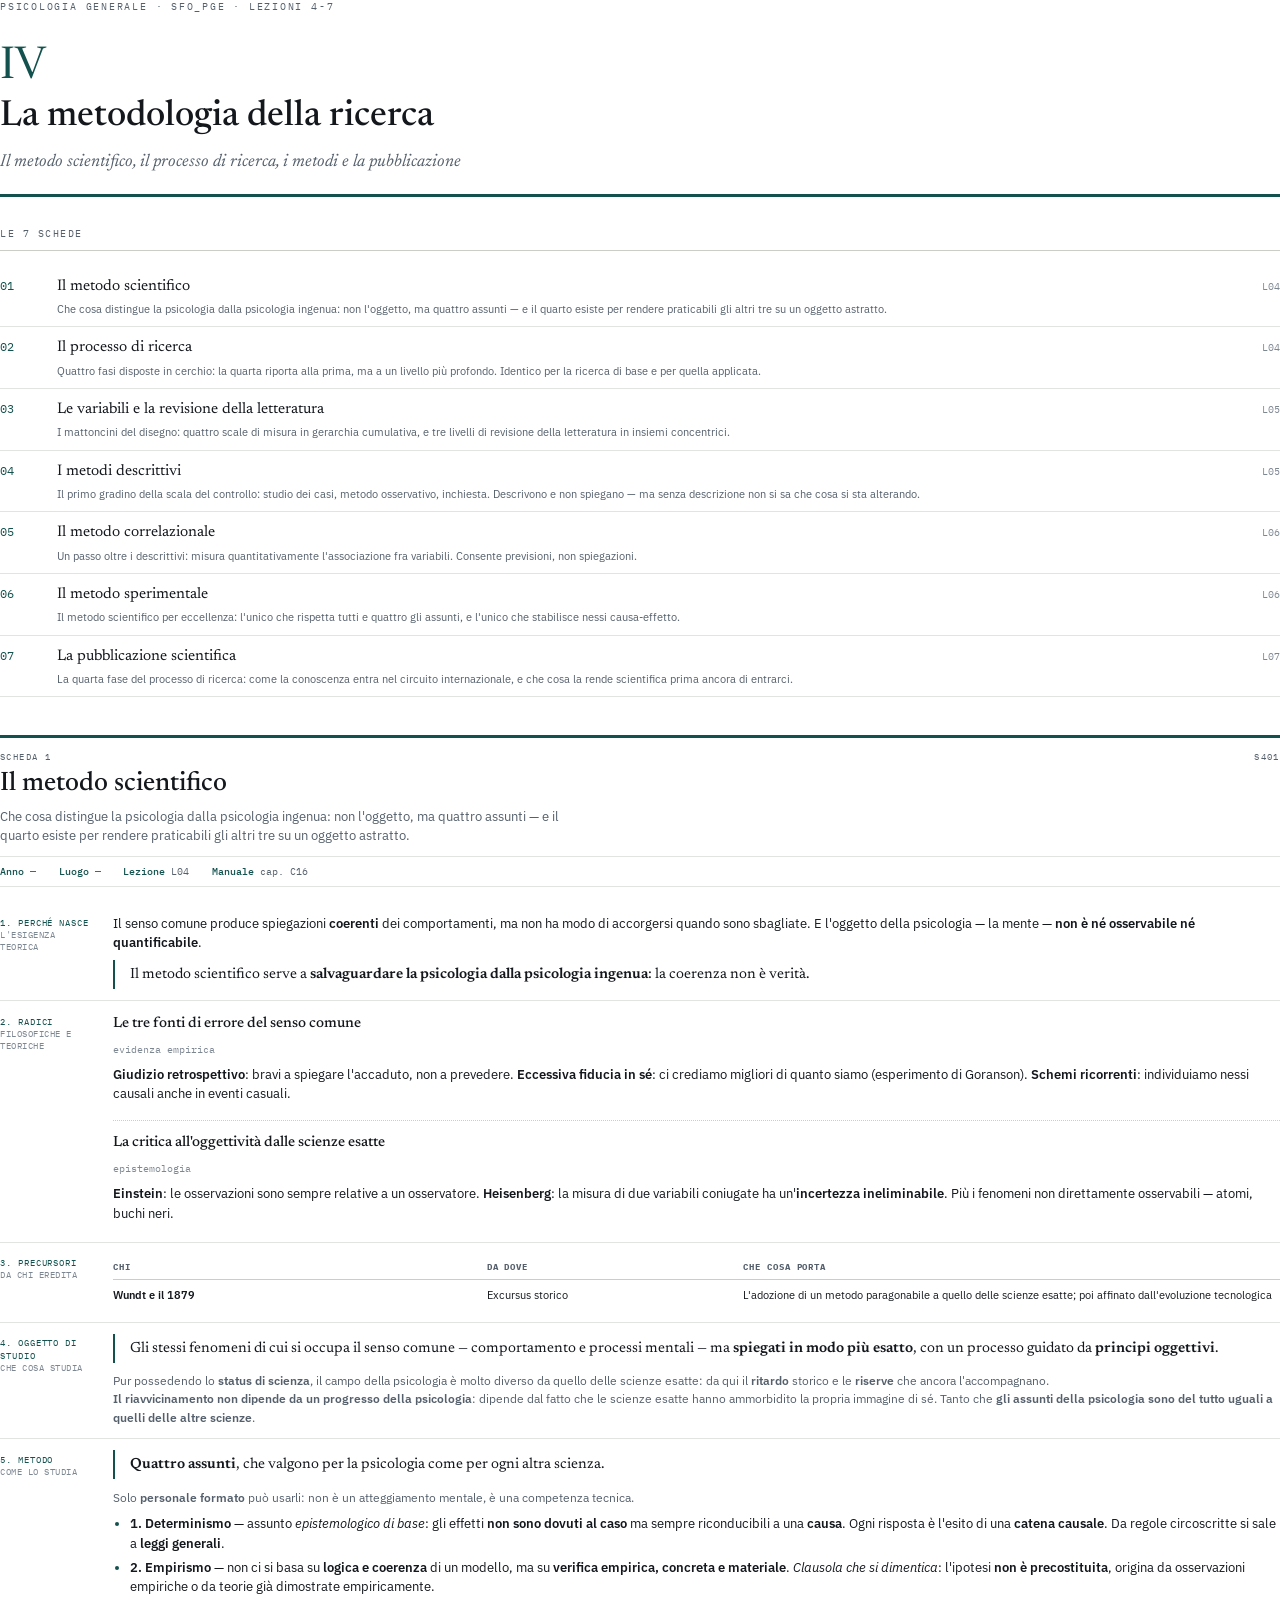
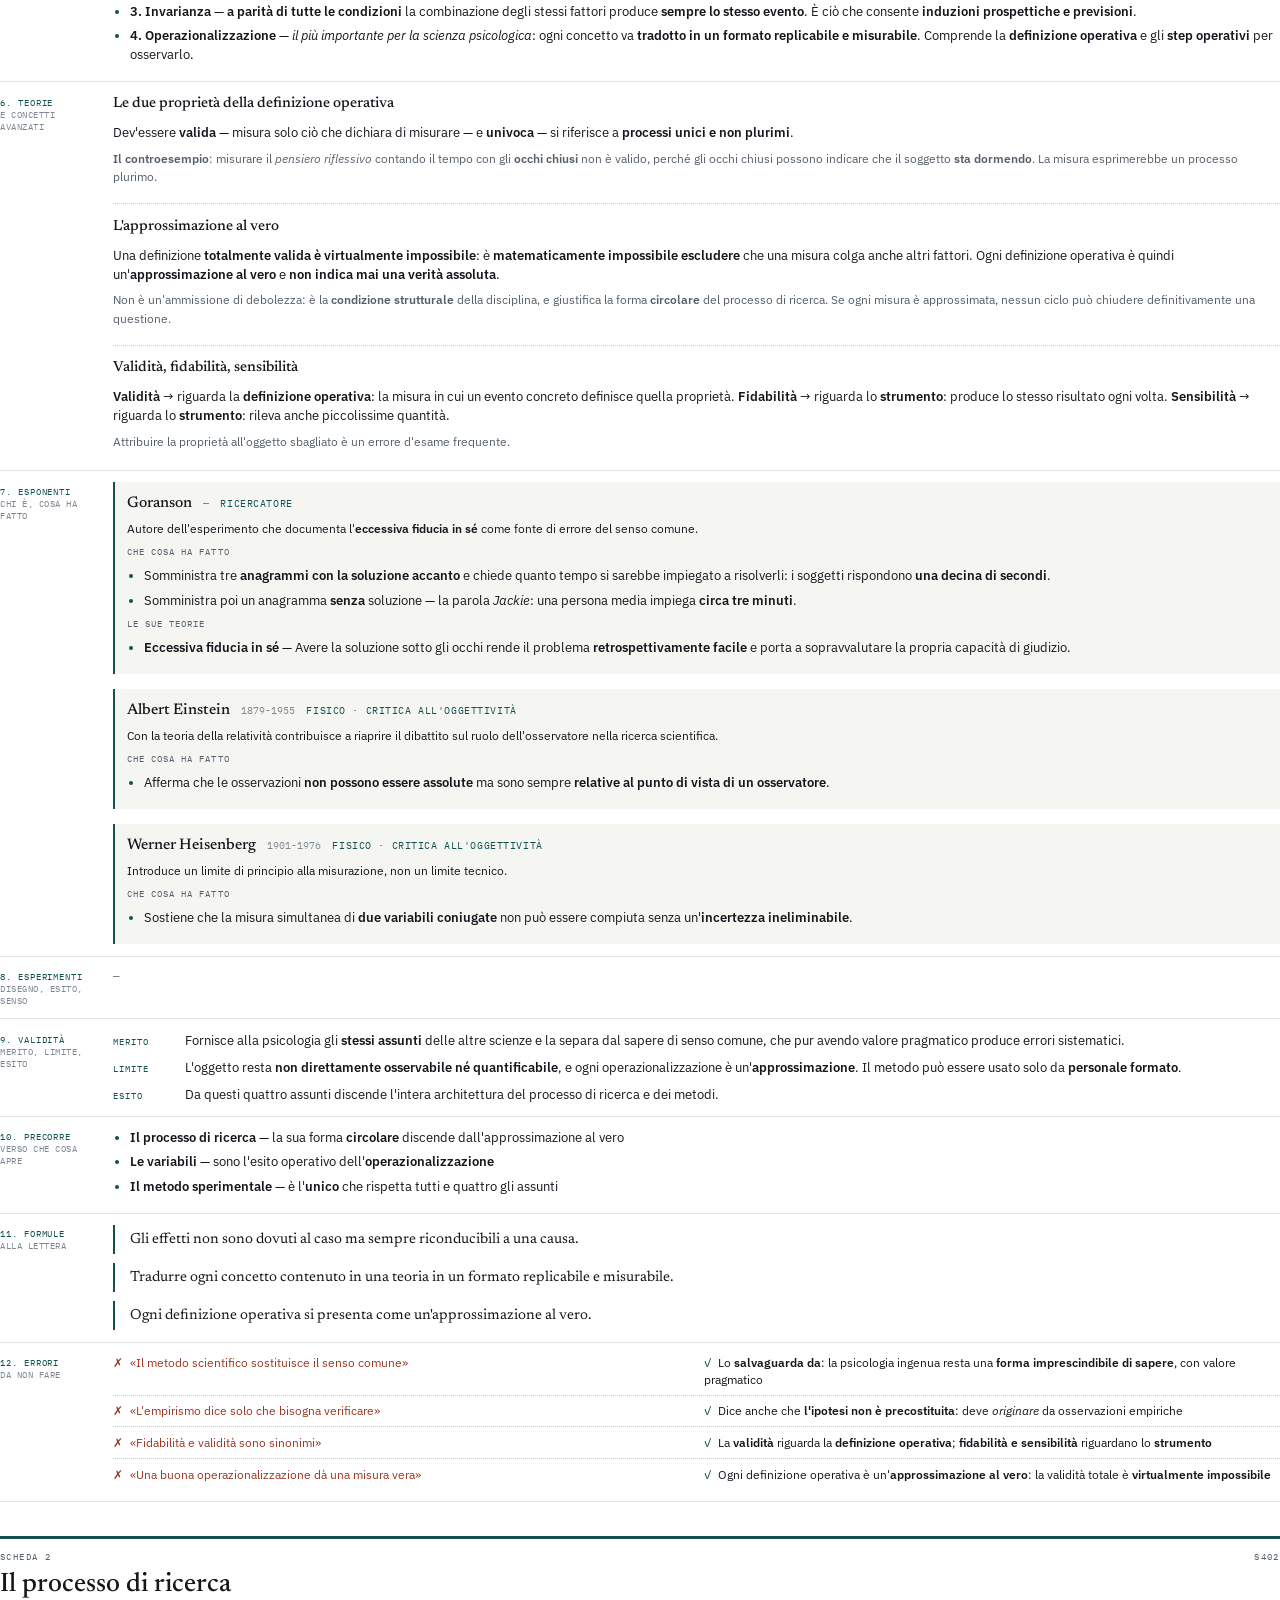
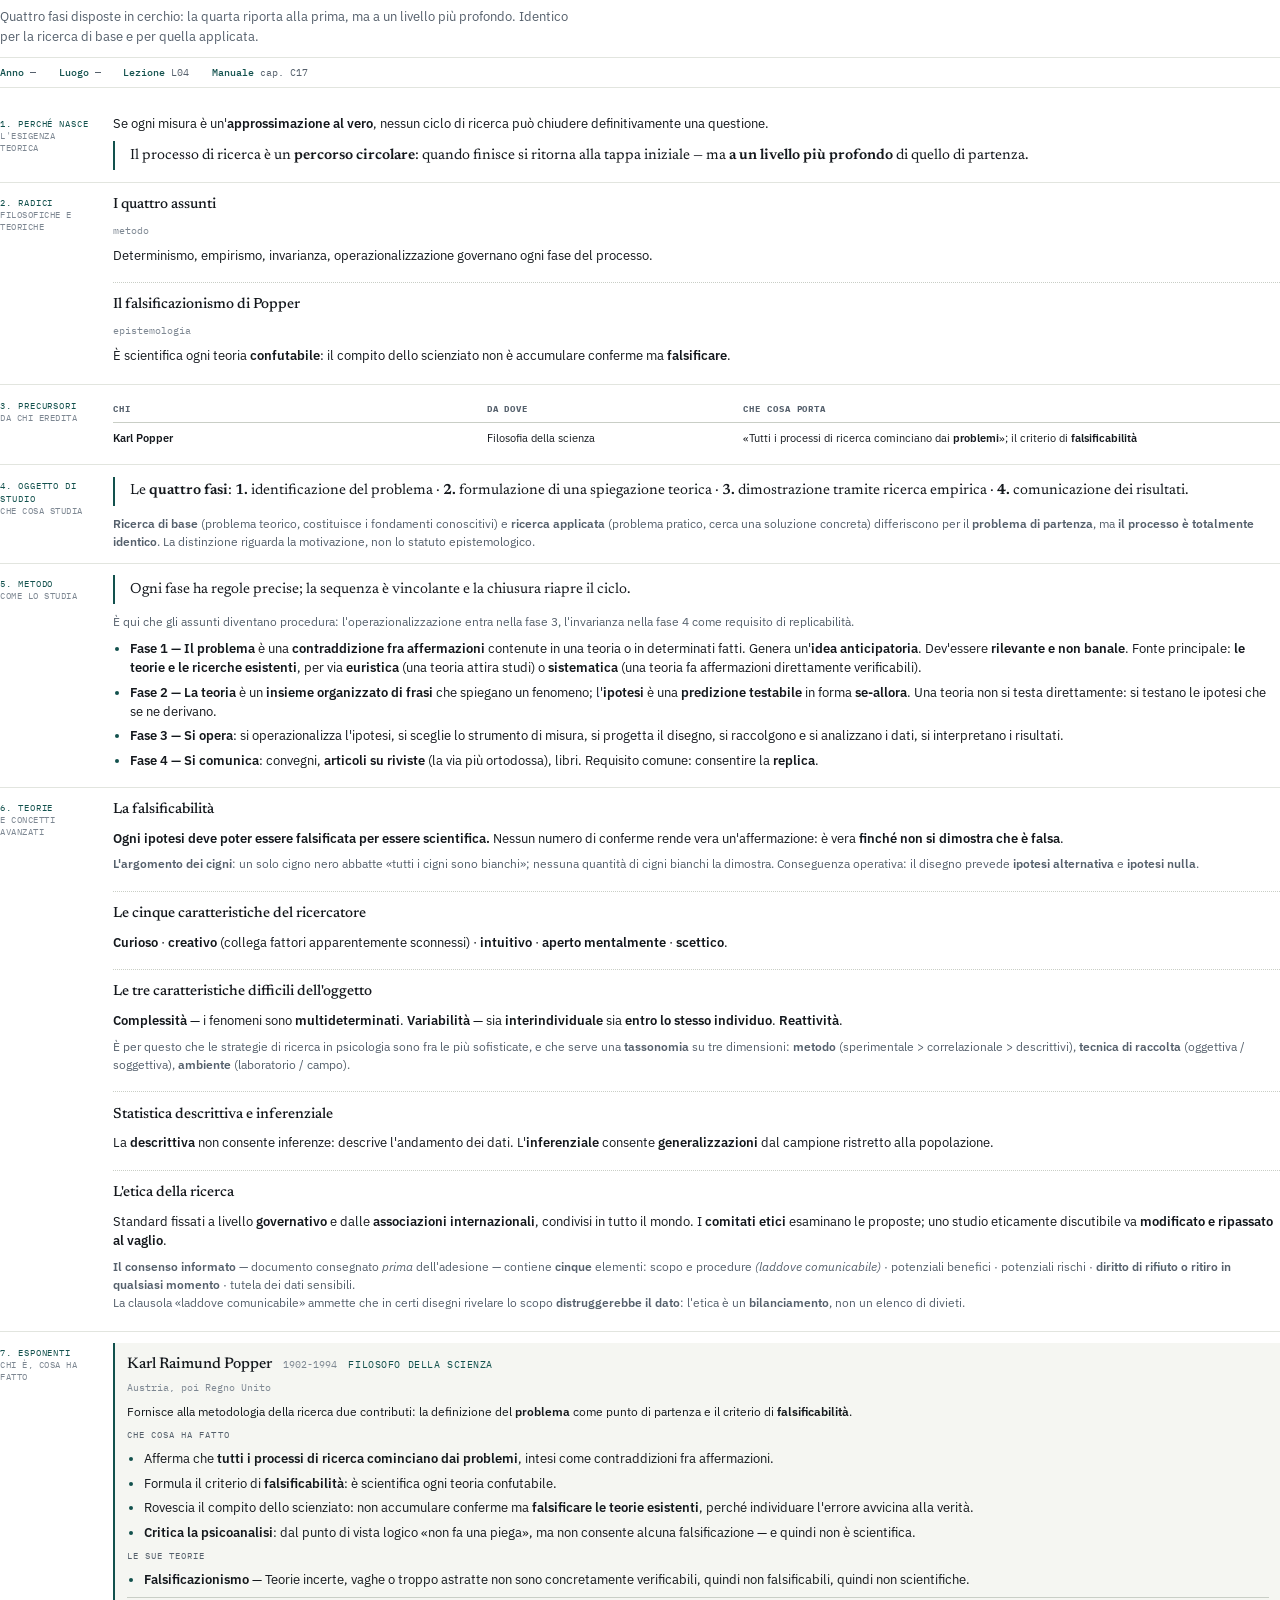
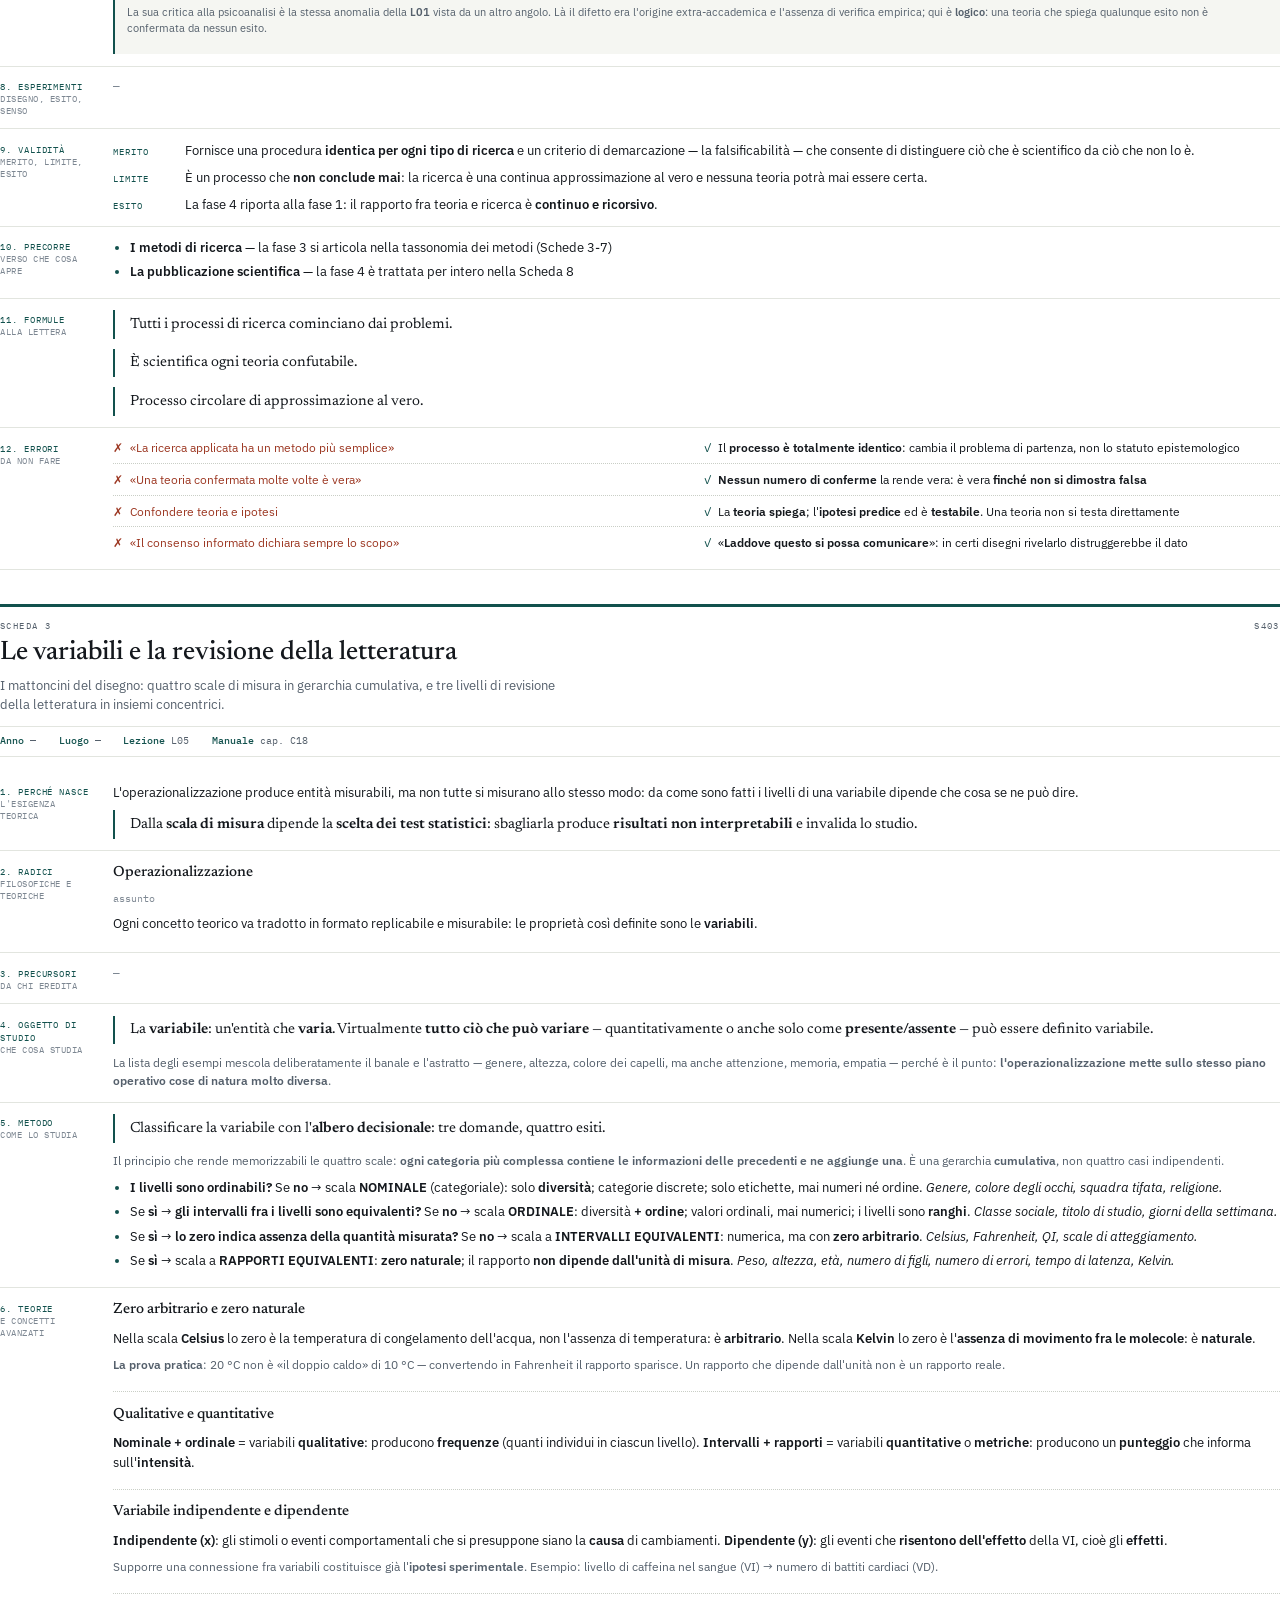
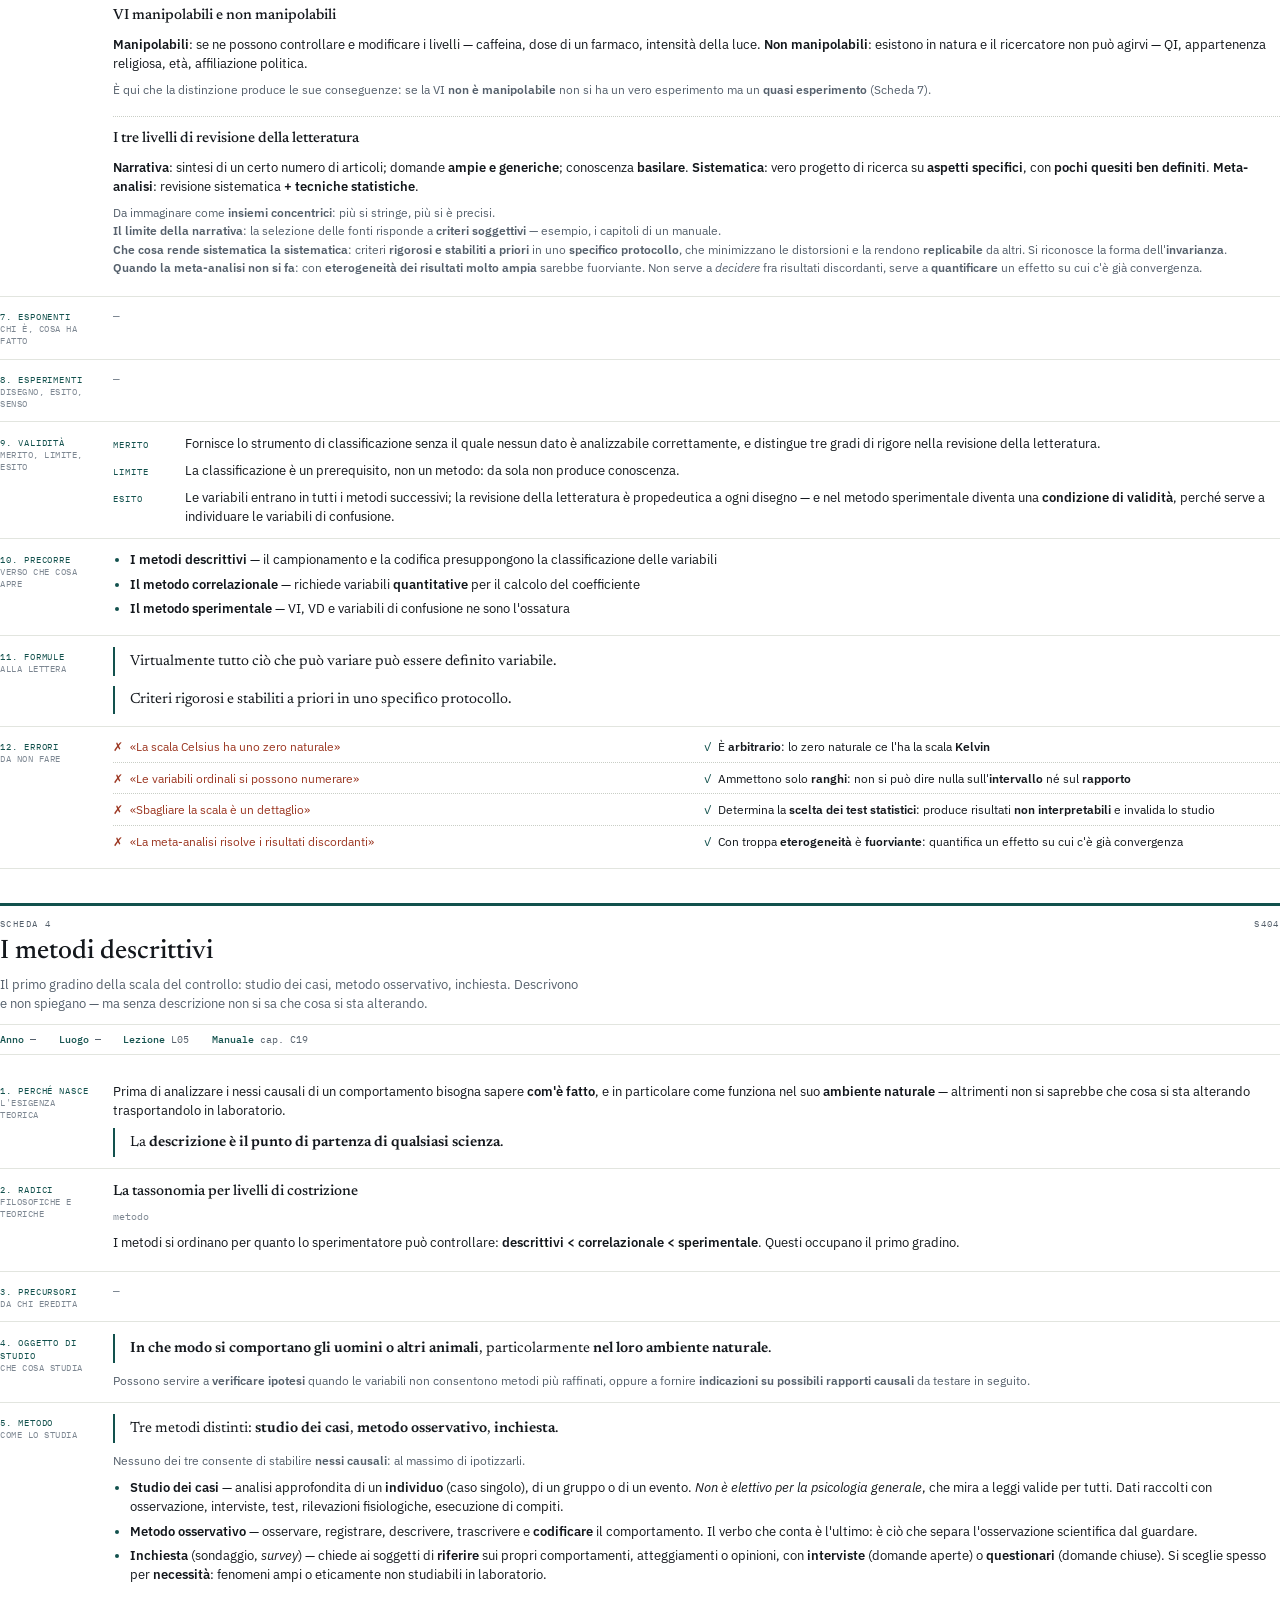
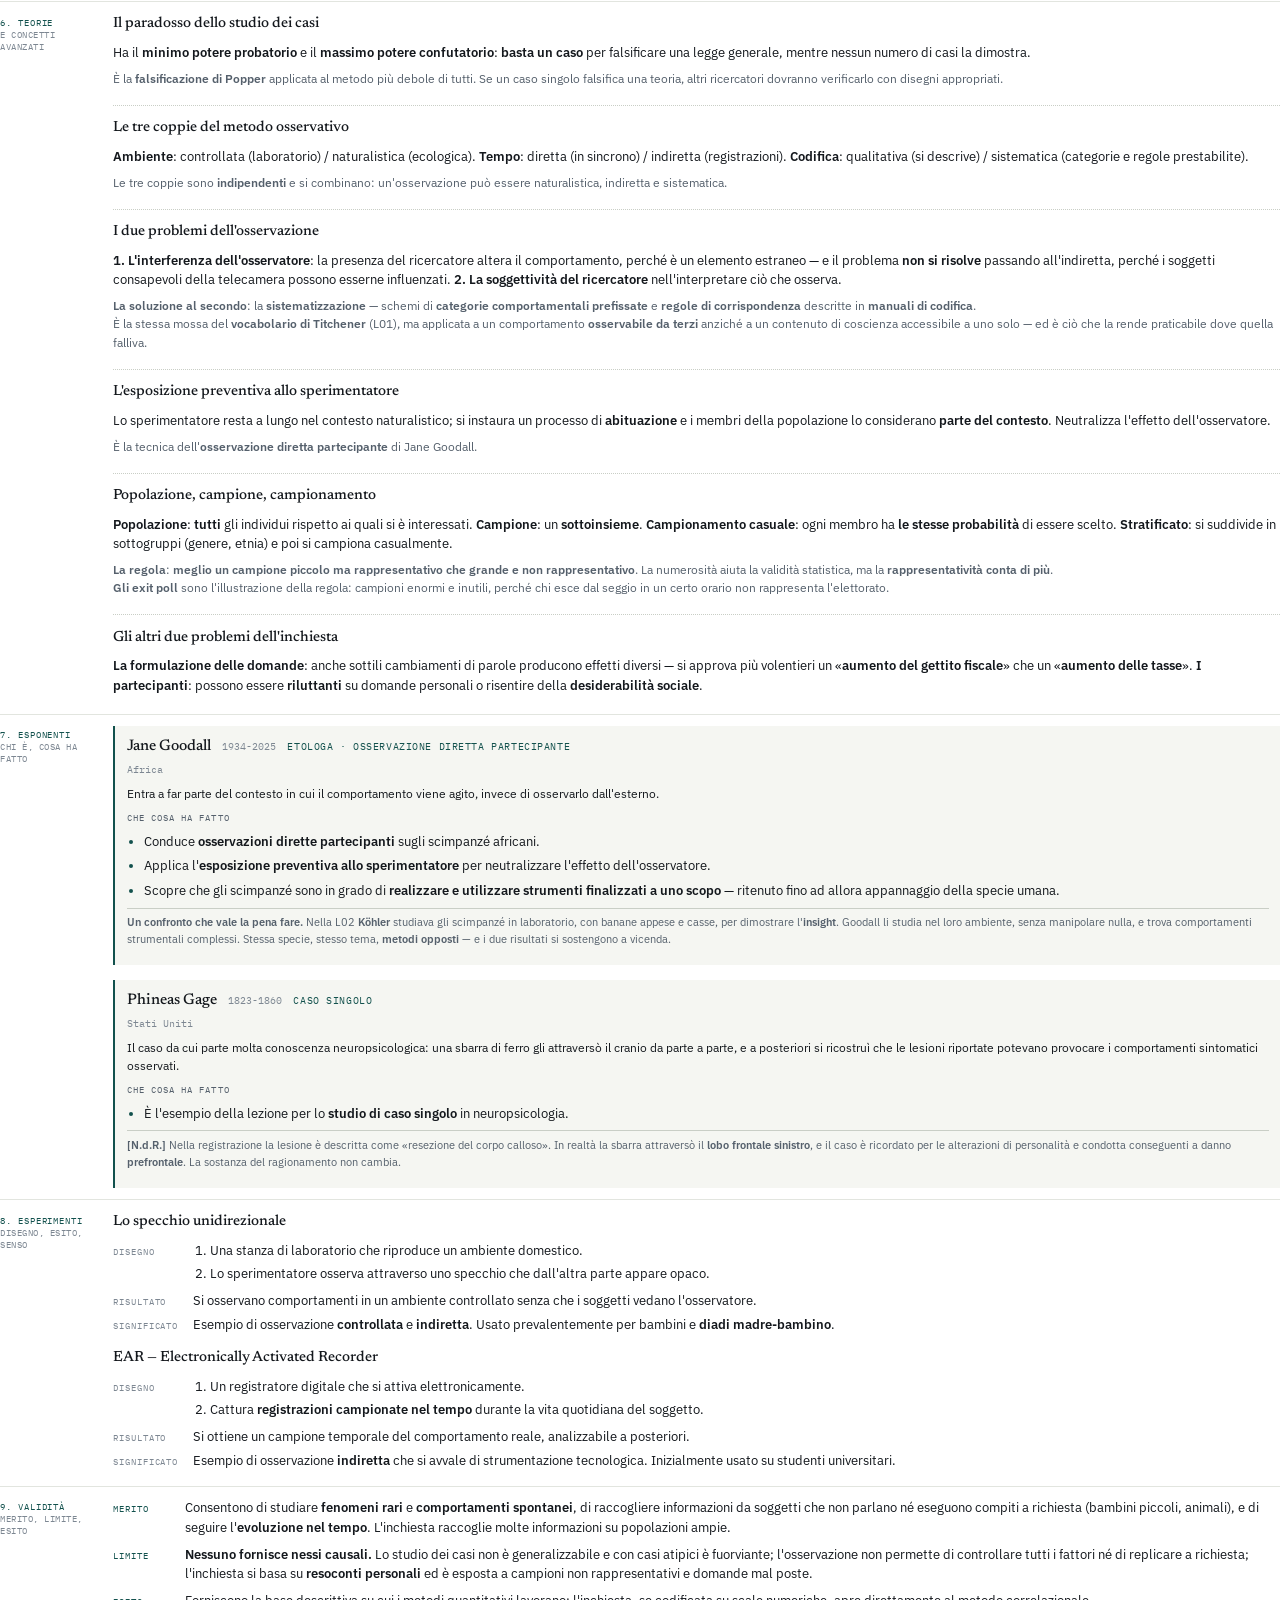
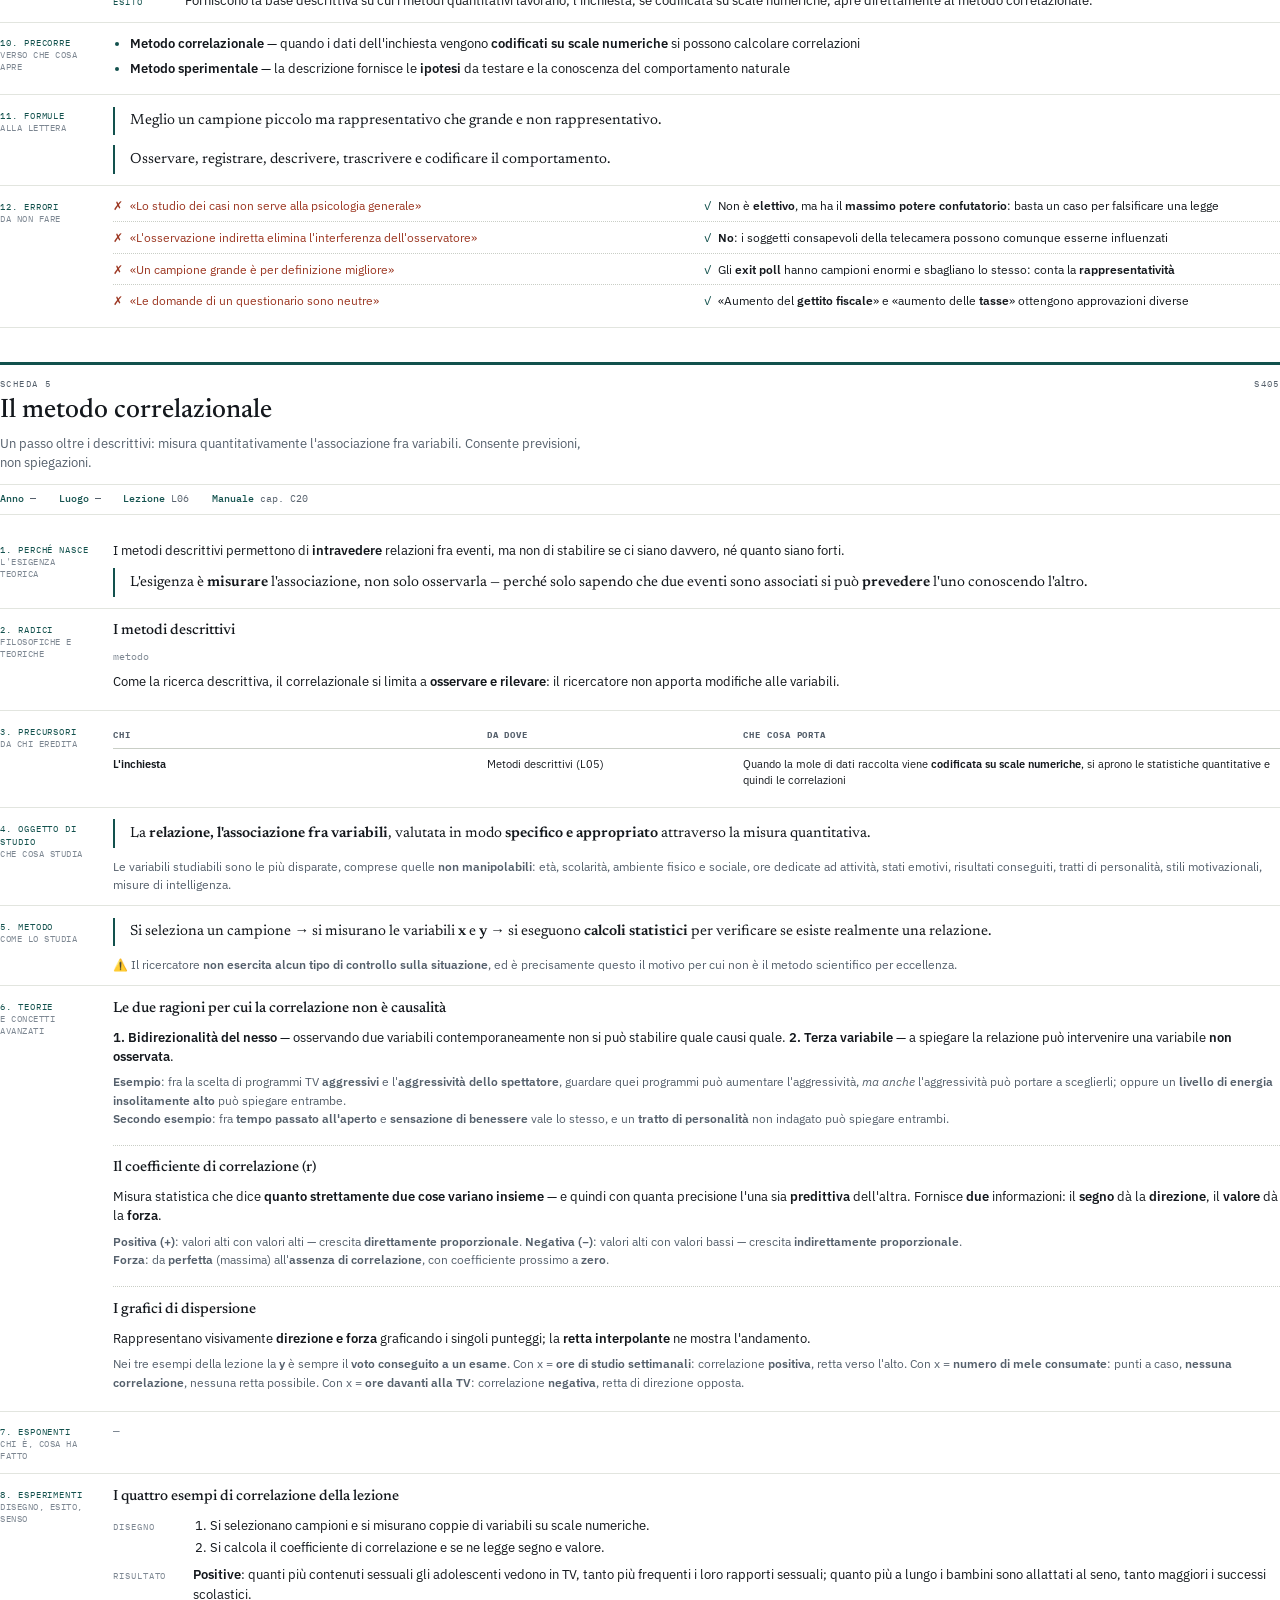
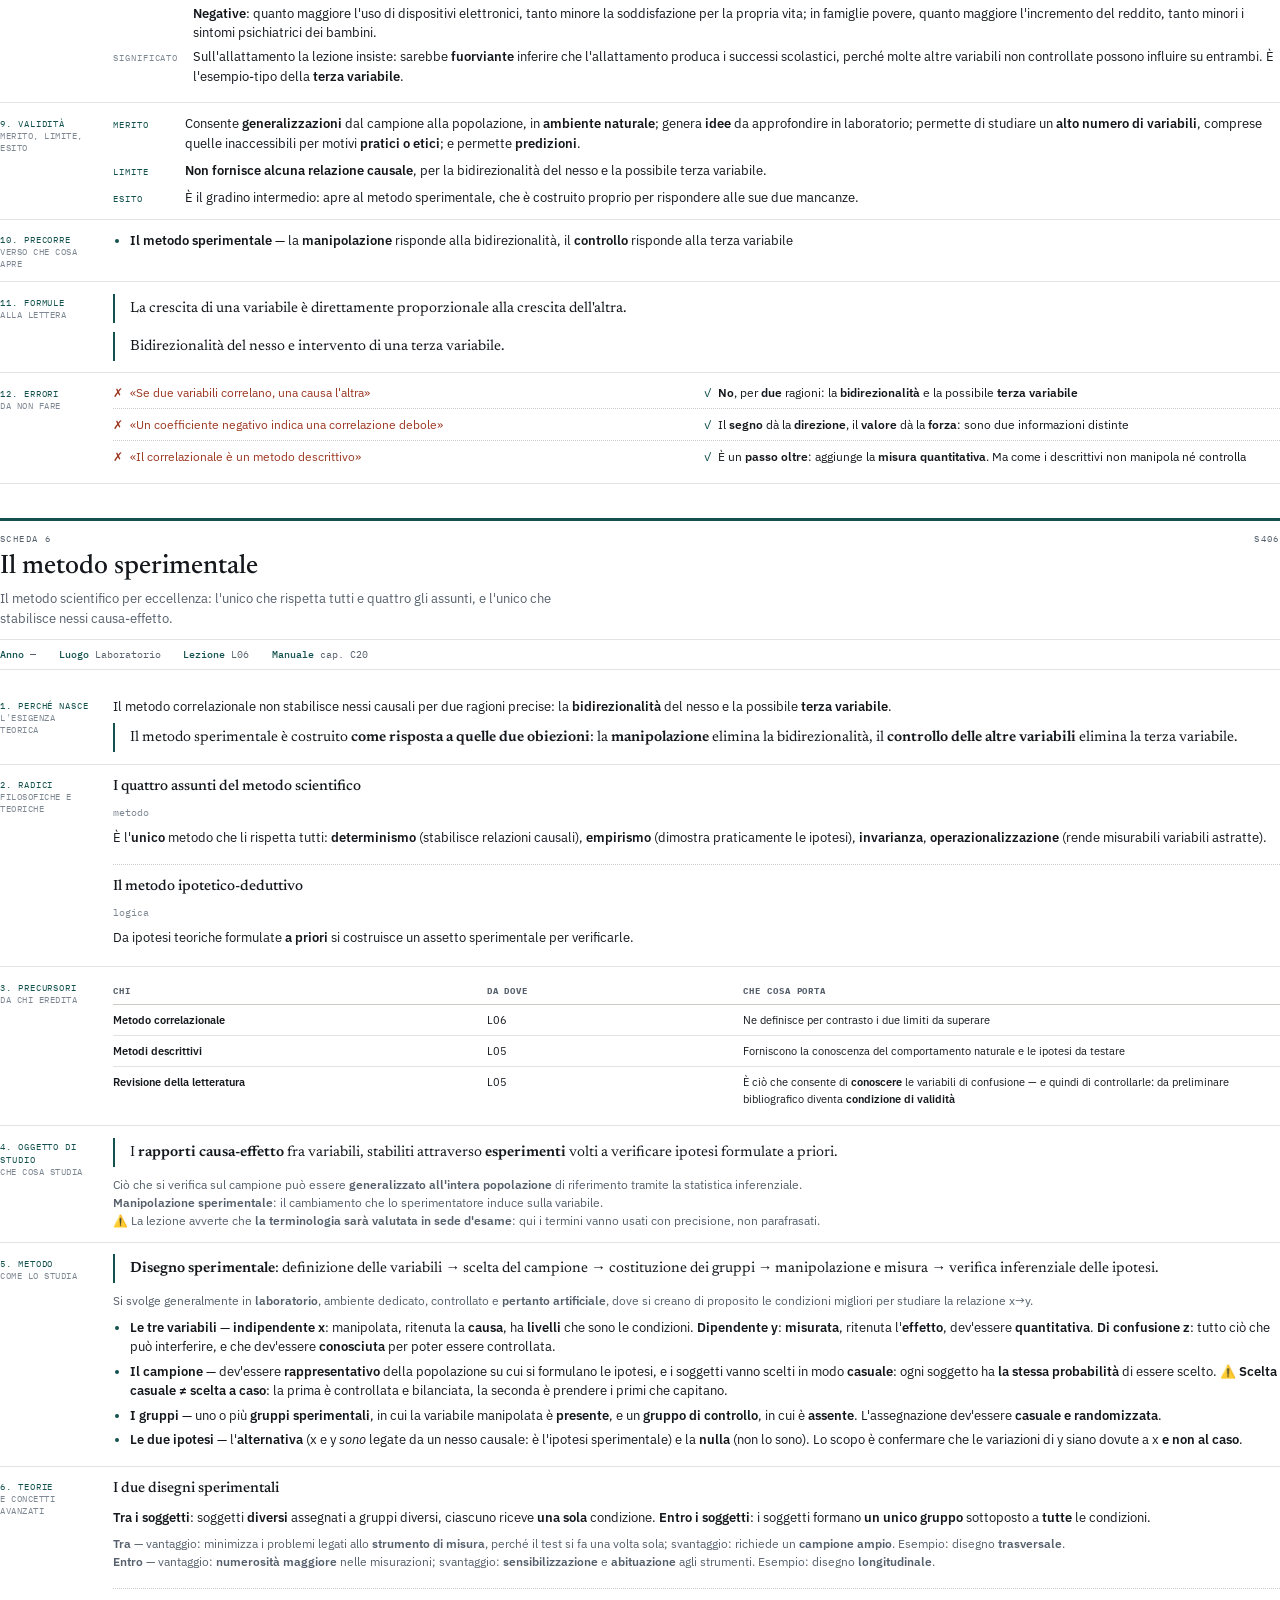
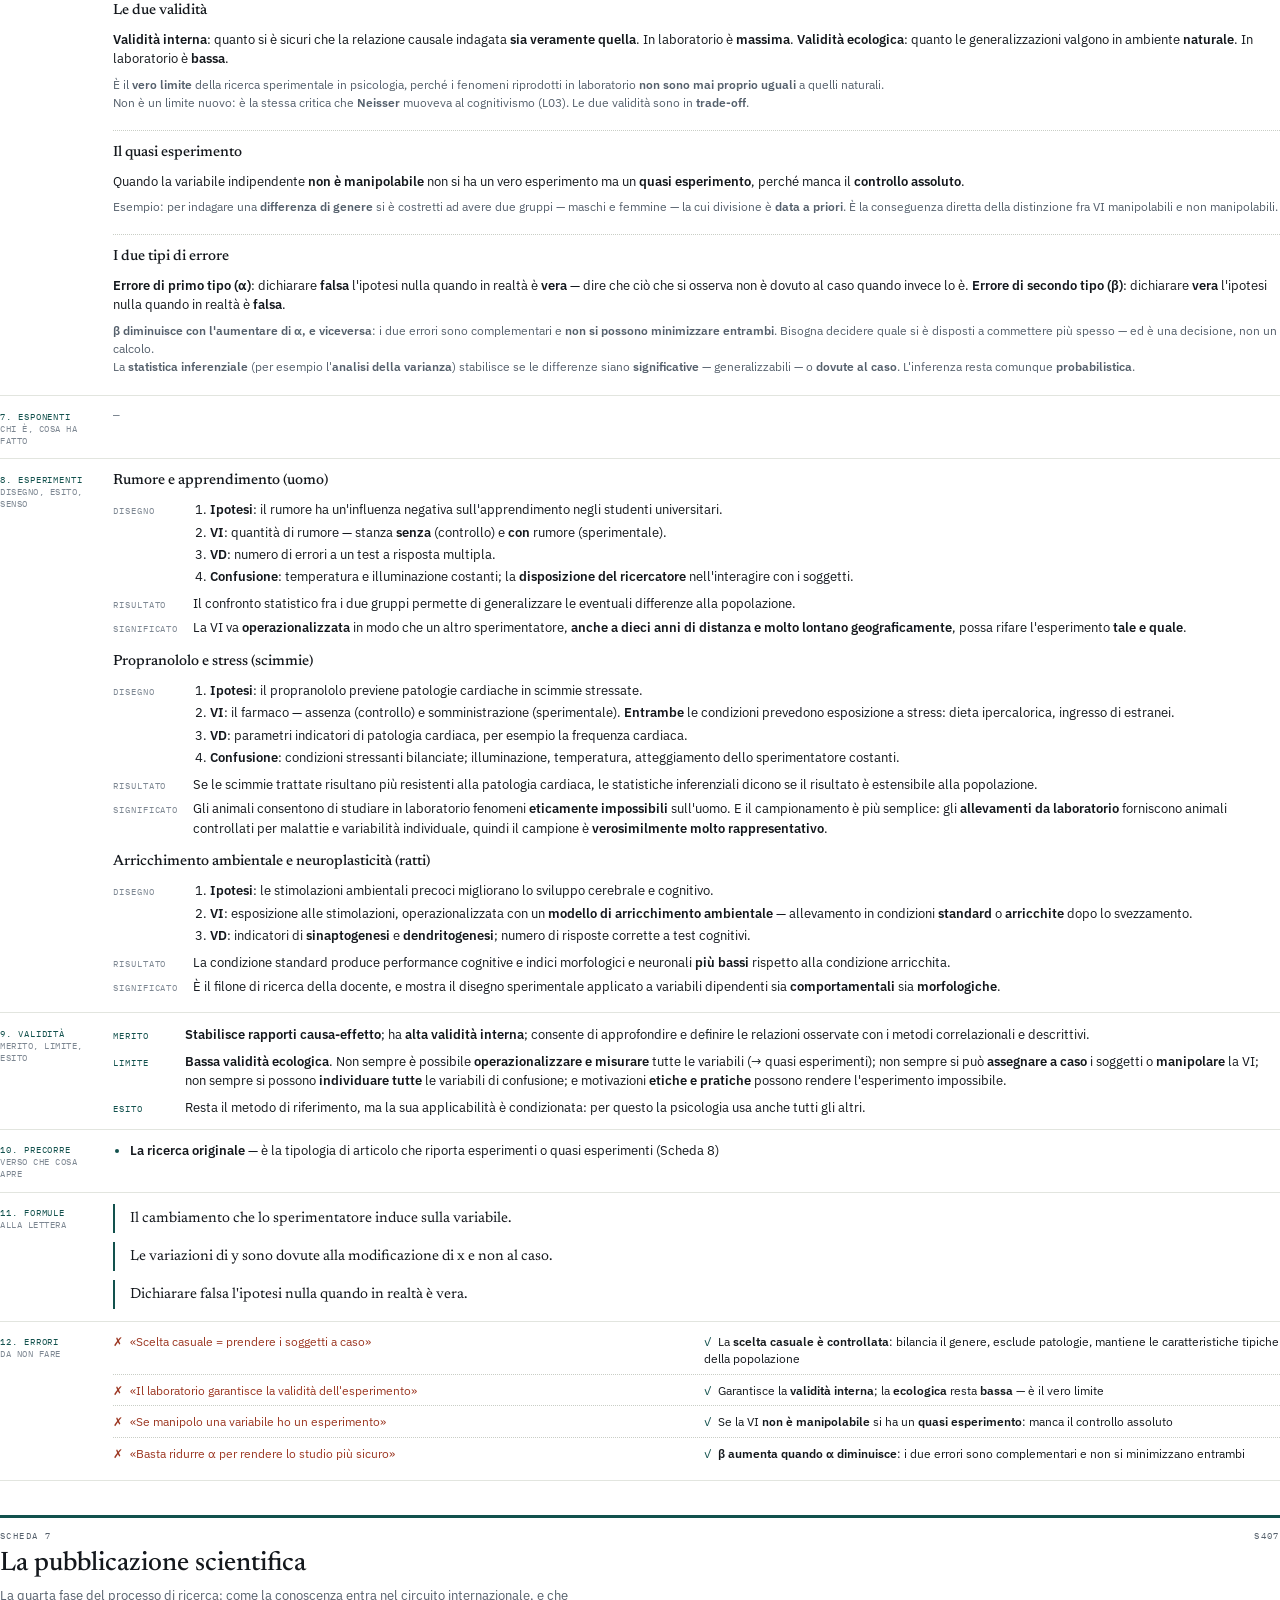
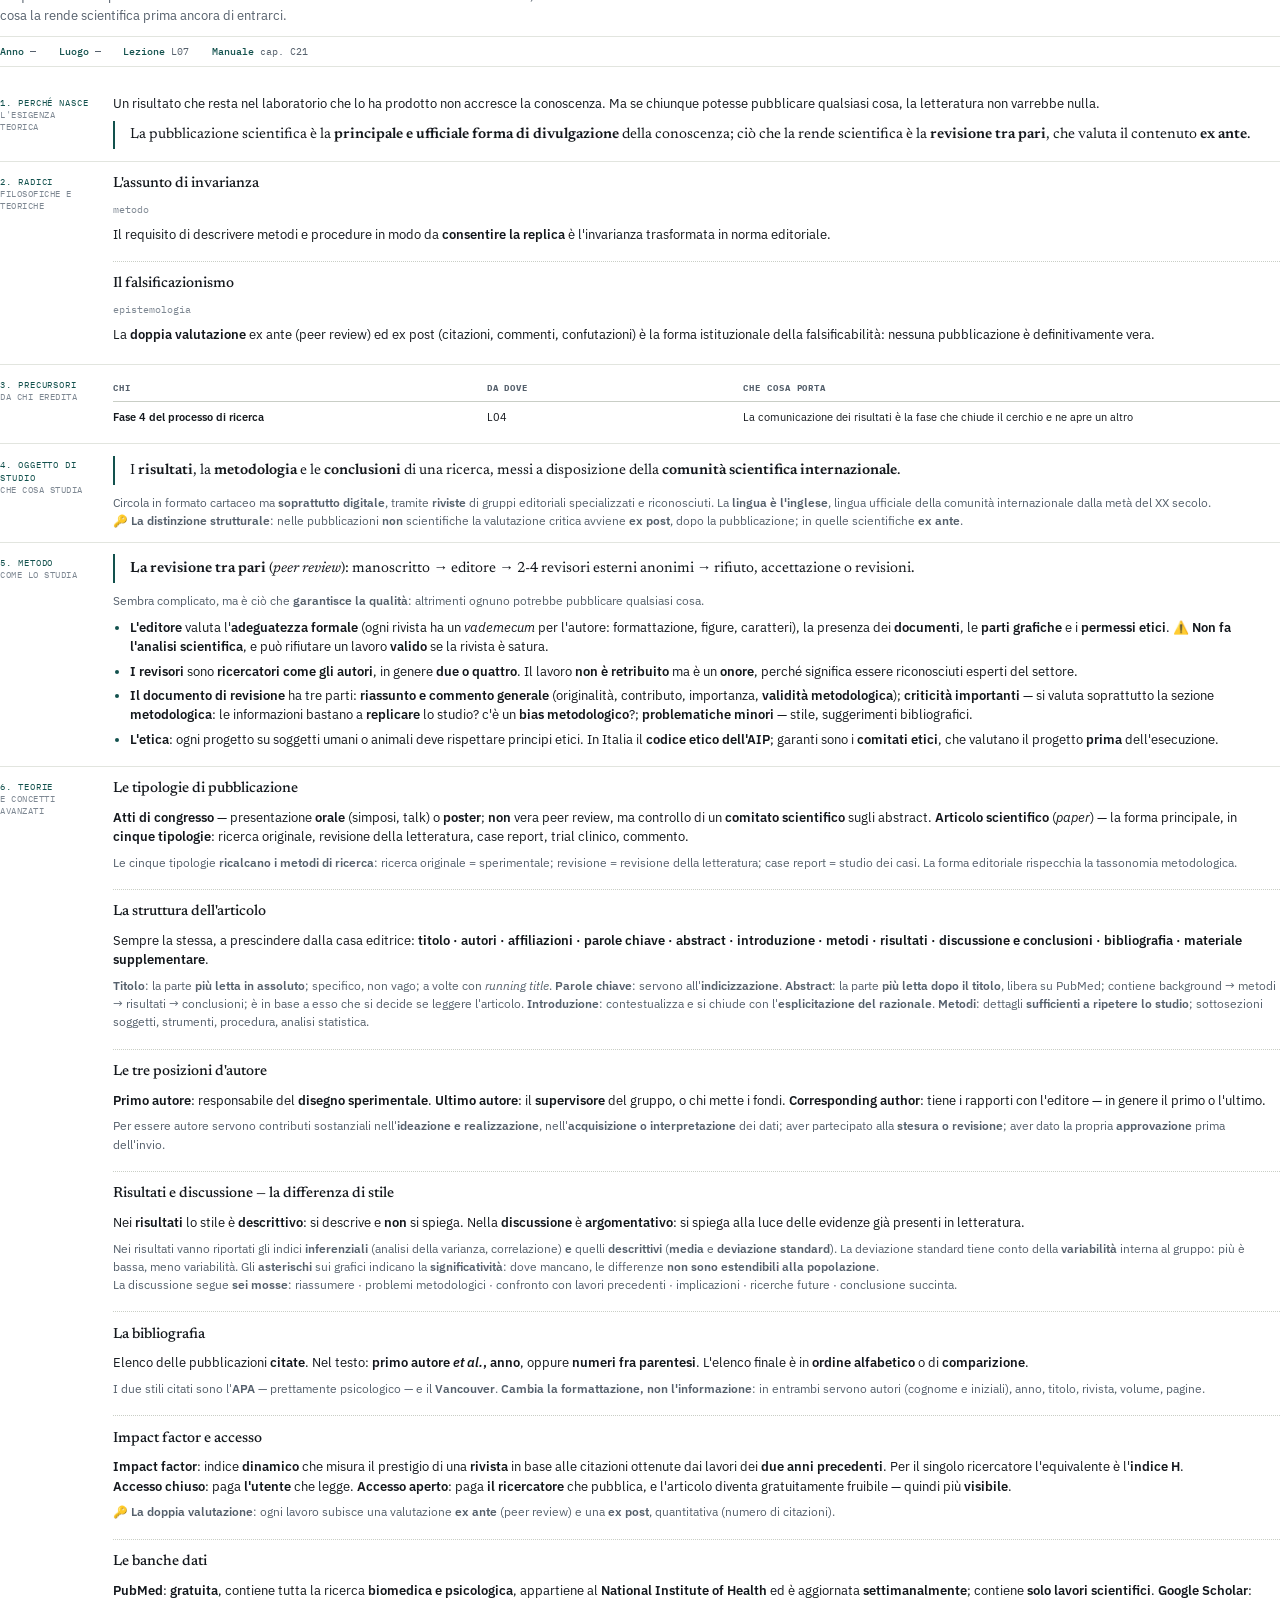
<file: pdf/F4_la-metodologia-della-ricerca.html>
<!doctype html><html lang="it"><head><meta charset="utf-8">
<title>La metodologia della ricerca — Psicologia Generale</title>
<link href="https://fonts.googleapis.com/css2?family=Newsreader:ital,opsz,wght@0,6..72,400;0,6..72,500;0,6..72,600;1,6..72,400&family=IBM+Plex+Sans:wght@400;500;600&family=IBM+Plex+Mono:wght@400;500&display=swap" rel="stylesheet">
<style>
@page { size: A4; margin: 16mm 15mm 15mm 15mm; }

:root {
  --inchiostro: #14181d;
  --grafite:    #55606c;
  --tenue:      #7d8792;
  --accento:    #12514d;
  --segnale:    #9c3722;
  --linea:      #c9cec6;
  --linea-fine: #e2e5df;
  --fondo:      #f5f6f2;
  --display: "Newsreader", Georgia, "Times New Roman", serif;
  --testo:   "IBM Plex Sans", -apple-system, "Helvetica Neue", Arial, sans-serif;
  --dati:    "IBM Plex Mono", "SF Mono", Menlo, monospace;
}

* { box-sizing: border-box; }
html { -webkit-print-color-adjust: exact; print-color-adjust: exact; }
body { margin:0; background:#fff; color-scheme: light; orphans: 3; widows: 3;
       font-family: var(--testo); font-size: 9.6pt; line-height: 1.52;
       color: var(--inchiostro); }
strong { font-weight: 600; }
em { font-style: italic; }

/* ---- copertina ---- */
.copertina { margin-bottom: 10mm; }
.cop-indice { break-after: avoid; }
.cop-alto { border-bottom: 2.5pt solid var(--accento); padding-bottom: 5mm; margin-bottom: 8mm; }
.cop-corso { font-family: var(--dati); font-size: 7.4pt; letter-spacing: .18em;
             text-transform: uppercase; color: var(--grafite); margin: 0 0 8mm; }
.cop-n { font-family: var(--display); font-size: 34pt; line-height:1; color: var(--accento); margin:0 0 2mm; }
.cop-titolo { font-family: var(--display); font-size: 27pt; line-height: 1.1; margin: 0 0 3mm; font-weight: 500; }
.cop-sottotitolo { font-family: var(--display); font-size: 13pt; font-style: italic;
                   color: var(--grafite); margin: 0; font-weight: 400; }
.cop-intro { font-size: 9.4pt; line-height: 1.62; color: var(--grafite); margin: 7mm 0 0; max-width: 145mm; }

.cop-indice { margin-top: 0; }
.cop-indice-tit { font-family: var(--dati); font-size: 7.2pt; letter-spacing: .16em;
                  text-transform: uppercase; color: var(--grafite); margin: 0 0 4mm;
                  border-bottom: .5pt solid var(--linea); padding-bottom: 2mm; }
.cop-voce { display: grid; grid-template-columns: 12mm 1fr auto; gap: 3mm;
            padding: 2.4mm 0; border-bottom: .5pt solid var(--linea-fine); align-items: baseline; }
.cop-voce-n { font-family: var(--dati); font-size: 9pt; color: var(--accento); }
.cop-voce-nome { font-family: var(--display); font-size: 11.5pt; }
.cop-voce-riga { display:block; font-family: var(--testo); font-size: 8.4pt; color: var(--grafite);
                 line-height:1.45; margin-top: .8mm; }
.cop-voce-meta { font-family: var(--dati); font-size: 7.4pt; color: var(--tenue); white-space: nowrap; }

.legenda { margin-top: 12mm; padding-top: 6mm; border-top: .5pt solid var(--linea); }
.legenda-tit { font-family: var(--dati); font-size: 7.2pt; letter-spacing: .16em;
               text-transform: uppercase; color: var(--grafite); margin: 0 0 3mm; }
.legenda-corpo { columns: 2; column-gap: 8mm; font-size: 8.2pt; line-height: 1.5; color: var(--grafite); }
.legenda-corpo p { margin: 0 0 1.6mm; break-inside: avoid; }
.legenda-corpo b { color: var(--inchiostro); font-family: var(--dati); font-size: 7.6pt; }

/* ---- scheda ---- */
/* Le schede scorrono di seguito: nessun salto di pagina forzato, così non
   restano pagine mezze bianche. A separarle è il filetto spesso della testata,
   che non può restare orfano in fondo alla pagina. */
.scheda { margin-top: 9mm; }
.scheda:first-of-type { margin-top: 0; }

.sk-testa { border-top: 2.5pt solid var(--accento); padding-top: 3mm; margin-bottom: 4mm;
            break-inside: avoid; break-after: avoid; }
.sk-occhiello { font-family: var(--dati); font-size: 7pt; letter-spacing: .16em;
                text-transform: uppercase; color: var(--grafite); margin: 0 0 1.5mm;
                display: flex; justify-content: space-between; }
.sk-nome { font-family: var(--display); font-size: 20pt; line-height: 1.12; margin: 0 0 2mm; font-weight: 500; }
.sk-unariga { font-size: 9.6pt; line-height: 1.5; color: var(--grafite); margin: 0 0 3mm; max-width: 155mm; }
.sk-coord { display: flex; flex-wrap: wrap; gap: 0 6mm; font-family: var(--dati); font-size: 7.6pt;
            color: var(--grafite); border-top: .5pt solid var(--linea-fine);
            border-bottom: .5pt solid var(--linea-fine); padding: 1.8mm 0; }
.sk-coord b { color: var(--accento); font-weight: 500; }

/* blocco: etichetta a sinistra, contenuto a destra.
   I blocchi scorrono liberamente fra le pagine: a non spezzarsi sono le unità
   atomiche (una voce, un esponente, un esperimento, un errore). Così non restano
   pagine mezze vuote per far stare un blocco intero. */
.blocco { padding: 3mm 0; border-bottom: .5pt solid var(--linea-fine); break-inside: auto; overflow: hidden; }
.bl-eti { float: left; width: 26mm; font-family: var(--dati); font-size: 7pt; letter-spacing: .1em;
          text-transform: uppercase; color: var(--accento); line-height: 1.4; padding-top: .6mm; }
.bl-eti span { display: block; color: var(--tenue); font-size: 6.4pt; letter-spacing: .06em; }
.bl-corpo { margin-left: 30mm; }
.bl-corpo > *:first-child { margin-top: 0; }
.bl-corpo > *:last-child { margin-bottom: 0; }
.bl-corpo p { margin: 0 0 2mm; }
.bl-vuoto { color: var(--tenue); font-family: var(--dati); font-size: 8pt; }

.formula { font-family: var(--display); font-size: 11pt; line-height: 1.45;
           border-left: 2pt solid var(--accento); padding: 1mm 0 1mm 4mm; margin: 0 0 2.5mm; }
.glossa { font-size: 8.8pt; line-height: 1.55; color: var(--grafite); margin: 0 0 2mm; }

ul.punti { margin: 0 0 2mm; padding-left: 4.5mm; }
ul.punti li { margin-bottom: 1.4mm; line-height: 1.5; }
ul.punti li::marker { color: var(--accento); }

.voce { break-inside: avoid; margin-bottom: 3mm; padding-bottom: 2.5mm;
        border-bottom: .4pt dotted var(--linea); }
.voce:last-child { border-bottom: none; margin-bottom: 0; padding-bottom: 0; }
.voce-tit { font-family: var(--display); font-size: 11pt; font-weight: 500; margin: 0 0 1mm; }
.voce-meta { font-family: var(--dati); font-size: 7.2pt; color: var(--tenue); margin: 0 0 1.4mm; }
.voce-testo { margin: 0 0 1.5mm; line-height: 1.5; }

.esponente { break-inside: avoid; margin-bottom: 4mm; padding: 2.5mm 3mm;
             background: var(--fondo); border-left: 1.5pt solid var(--accento); }
.esp-testa { display: flex; flex-wrap: wrap; align-items: baseline; gap: 0 3mm; margin-bottom: 1.2mm; }
.esp-nome { font-family: var(--display); font-size: 11.5pt; font-weight: 500; }
.esp-anni { font-family: var(--dati); font-size: 7.4pt; color: var(--tenue); }
.esp-ruolo { font-family: var(--dati); font-size: 7.2pt; color: var(--accento);
             text-transform: uppercase; letter-spacing: .06em; }
.esp-chie { font-size: 9pt; line-height: 1.5; margin: 0 0 1.8mm; }
.esp-sub { font-family: var(--dati); font-size: 6.6pt; letter-spacing: .12em; text-transform: uppercase;
           color: var(--grafite); margin: 2mm 0 1mm; }
.esp-nota { font-size: 8.4pt; line-height: 1.5; color: var(--grafite);
            border-top: .4pt solid var(--linea); padding-top: 1.5mm; margin-top: 2mm; }

.esperimento { break-inside: avoid; margin-bottom: 3.5mm; }
.exp-nome { font-family: var(--display); font-size: 11pt; font-weight: 500; margin: 0 0 1.2mm; }
.exp-riga { display: grid; grid-template-columns: 18mm 1fr; gap: 3mm; margin-bottom: 1.2mm; align-items: baseline; }
.exp-eti { font-family: var(--dati); font-size: 6.6pt; letter-spacing: .1em; text-transform: uppercase;
           color: var(--tenue); }
.exp-riga ol { margin: 0; padding-left: 4.5mm; }
.exp-riga ol li { margin-bottom: .8mm; }

.terna { display: grid; gap: 2mm; }
.terna-voce { display: grid; grid-template-columns: 16mm 1fr; gap: 3mm; align-items: baseline; }
.terna-eti { font-family: var(--dati); font-size: 6.8pt; letter-spacing: .1em; text-transform: uppercase;
             color: var(--accento); }

table.griglia { width: 100%; border-collapse: collapse; font-size: 8.6pt; margin: 0 0 2mm; }
table.griglia th { font-family: var(--dati); font-size: 6.8pt; letter-spacing: .1em;
                   text-transform: uppercase; color: var(--grafite); text-align: left;
                   border-bottom: .8pt solid var(--linea); padding: 1.5mm 2mm 1.5mm 0; vertical-align: bottom; }
table.griglia td { padding: 1.8mm 2mm 1.8mm 0; border-bottom: .4pt solid var(--linea-fine);
                   vertical-align: top; line-height: 1.45; }
table.griglia tr:last-child td { border-bottom: none; }

.errori { display: grid; gap: 1.8mm; }
.err { display: grid; grid-template-columns: 1fr 1fr; gap: 4mm; break-inside: avoid;
       padding-bottom: 1.8mm; border-bottom: .4pt dotted var(--linea); }
.err:last-child { border-bottom: none; }
.err-no  { color: var(--segnale); font-size: 8.8pt; line-height: 1.45; }
.err-si  { font-size: 8.8pt; line-height: 1.45; }
.err-no::before { content: "✗ "; font-family: var(--dati); }
.err-si::before { content: "✓ "; font-family: var(--dati); color: var(--accento); }

.contrasto { background: var(--fondo); border: .5pt solid var(--linea); padding: 3mm;
             font-size: 9pt; line-height: 1.55; margin-top: 3mm; break-inside: avoid; }
.chiuditura { margin-top: 4mm; padding-top: 3mm; border-top: 1.5pt solid var(--accento);
              font-size: 9pt; line-height: 1.6; color: var(--grafite); break-inside: avoid; }
</style></head><body>

<div class="copertina">
  <div class="cop-alto">
    <p class="cop-corso">Psicologia Generale · SFO_PGE · Lezioni 4-7</p>
    <p class="cop-n">IV</p>
    <h1 class="cop-titolo">La metodologia della ricerca</h1>
    <p class="cop-sottotitolo">Il metodo scientifico, il processo di ricerca, i metodi e la pubblicazione</p>
  </div>

  <div class="cop-indice">
    <p class="cop-indice-tit">Le 7 schede</p>
    <div class="cop-voce">
      <span class="cop-voce-n">01</span>
      <span><span class="cop-voce-nome">Il metodo scientifico</span>
        <span class="cop-voce-riga">Che cosa distingue la psicologia dalla psicologia ingenua: non l'oggetto, ma quattro assunti — e il quarto esiste per rendere praticabili gli altri tre su un oggetto astratto.</span></span>
      <span class="cop-voce-meta">L04</span>
    </div><div class="cop-voce">
      <span class="cop-voce-n">02</span>
      <span><span class="cop-voce-nome">Il processo di ricerca</span>
        <span class="cop-voce-riga">Quattro fasi disposte in cerchio: la quarta riporta alla prima, ma a un livello più profondo. Identico per la ricerca di base e per quella applicata.</span></span>
      <span class="cop-voce-meta">L04</span>
    </div><div class="cop-voce">
      <span class="cop-voce-n">03</span>
      <span><span class="cop-voce-nome">Le variabili e la revisione della letteratura</span>
        <span class="cop-voce-riga">I mattoncini del disegno: quattro scale di misura in gerarchia cumulativa, e tre livelli di revisione della letteratura in insiemi concentrici.</span></span>
      <span class="cop-voce-meta">L05</span>
    </div><div class="cop-voce">
      <span class="cop-voce-n">04</span>
      <span><span class="cop-voce-nome">I metodi descrittivi</span>
        <span class="cop-voce-riga">Il primo gradino della scala del controllo: studio dei casi, metodo osservativo, inchiesta. Descrivono e non spiegano — ma senza descrizione non si sa che cosa si sta alterando.</span></span>
      <span class="cop-voce-meta">L05</span>
    </div><div class="cop-voce">
      <span class="cop-voce-n">05</span>
      <span><span class="cop-voce-nome">Il metodo correlazionale</span>
        <span class="cop-voce-riga">Un passo oltre i descrittivi: misura quantitativamente l'associazione fra variabili. Consente previsioni, non spiegazioni.</span></span>
      <span class="cop-voce-meta">L06</span>
    </div><div class="cop-voce">
      <span class="cop-voce-n">06</span>
      <span><span class="cop-voce-nome">Il metodo sperimentale</span>
        <span class="cop-voce-riga">Il metodo scientifico per eccellenza: l'unico che rispetta tutti e quattro gli assunti, e l'unico che stabilisce nessi causa-effetto.</span></span>
      <span class="cop-voce-meta">L06</span>
    </div><div class="cop-voce">
      <span class="cop-voce-n">07</span>
      <span><span class="cop-voce-nome">La pubblicazione scientifica</span>
        <span class="cop-voce-riga">La quarta fase del processo di ricerca: come la conoscenza entra nel circuito internazionale, e che cosa la rende scientifica prima ancora di entrarci.</span></span>
      <span class="cop-voce-meta">L07</span>
    </div>
  </div>
</div>

<section class="scheda">
    <div class="sk-testa">
      <p class="sk-occhiello"><span>Scheda 1</span><span>S401</span></p>
      <h2 class="sk-nome">Il metodo scientifico</h2>
      <p class="sk-unariga">Che cosa distingue la psicologia dalla psicologia ingenua: non l'oggetto, ma quattro assunti — e il quarto esiste per rendere praticabili gli altri tre su un oggetto astratto.</p>
      <div class="sk-coord">
        <span><b>Anno</b> —</span>
        <span><b>Luogo</b> —</span>
        <span><b>Lezione</b> L04</span>
        <span><b>Manuale</b> cap. C16</span>
      </div>
    </div>
    <div class="blocco">
    <div class="bl-eti">1. Perché nasce<span>l'esigenza teorica</span></div>
    <div class="bl-corpo"><p>Il senso comune produce spiegazioni <strong>coerenti</strong> dei comportamenti, ma non ha modo di accorgersi quando sono sbagliate. E l'oggetto della psicologia — la mente — <strong>non è né osservabile né quantificabile</strong>.</p><div class="formula">Il metodo scientifico serve a <strong>salvaguardare la psicologia dalla psicologia ingenua</strong>: la coerenza non è verità.</div></div>
  </div><div class="blocco">
    <div class="bl-eti">2. Radici<span>filosofiche e teoriche</span></div>
    <div class="bl-corpo"><div class="voce">
      <p class="voce-tit">Le tre fonti di errore del senso comune</p>
      <p class="voce-meta">evidenza empirica</p>
      <p class="voce-testo"><strong>Giudizio retrospettivo</strong>: bravi a spiegare l'accaduto, non a prevedere. <strong>Eccessiva fiducia in sé</strong>: ci crediamo migliori di quanto siamo (esperimento di Goranson). <strong>Schemi ricorrenti</strong>: individuiamo nessi causali anche in eventi casuali.</p></div><div class="voce">
      <p class="voce-tit">La critica all'oggettività dalle scienze esatte</p>
      <p class="voce-meta">epistemologia</p>
      <p class="voce-testo"><strong>Einstein</strong>: le osservazioni sono sempre relative a un osservatore. <strong>Heisenberg</strong>: la misura di due variabili coniugate ha un'<strong>incertezza ineliminabile</strong>. Più i fenomeni non direttamente osservabili — atomi, buchi neri.</p></div></div>
  </div><div class="blocco">
    <div class="bl-eti">3. Precursori<span>da chi eredita</span></div>
    <div class="bl-corpo"><table class="griglia">
      <tr><th style="width:32%">Chi</th><th style="width:22%">Da dove</th><th>Che cosa porta</th></tr>
      <tr><td><strong>Wundt e il 1879</strong></td><td>Excursus storico</td><td>L'adozione di un metodo paragonabile a quello delle scienze esatte; poi affinato dall'evoluzione tecnologica</td></tr>
    </table></div>
  </div><div class="blocco">
    <div class="bl-eti">4. Oggetto di studio<span>che cosa studia</span></div>
    <div class="bl-corpo"><div class="formula">Gli stessi fenomeni di cui si occupa il senso comune — comportamento e processi mentali — ma <strong>spiegati in modo più esatto</strong>, con un processo guidato da <strong>principi oggettivi</strong>.</div><p class="glossa">Pur possedendo lo <strong>status di scienza</strong>, il campo della psicologia è molto diverso da quello delle scienze esatte: da qui il <strong>ritardo</strong> storico e le <strong>riserve</strong> che ancora l'accompagnano.<br><strong>Il riavvicinamento non dipende da un progresso della psicologia</strong>: dipende dal fatto che le scienze esatte hanno ammorbidito la propria immagine di sé. Tanto che <strong>gli assunti della psicologia sono del tutto uguali a quelli delle altre scienze</strong>.</p></div>
  </div><div class="blocco">
    <div class="bl-eti">5. Metodo<span>come lo studia</span></div>
    <div class="bl-corpo"><div class="formula"><strong>Quattro assunti</strong>, che valgono per la psicologia come per ogni altra scienza.</div>
     <p class="glossa">Solo <strong>personale formato</strong> può usarli: non è un atteggiamento mentale, è una competenza tecnica.</p>
     <ul class="punti"><li><strong>1. Determinismo</strong> — assunto <em>epistemologico di base</em>: gli effetti <strong>non sono dovuti al caso</strong> ma sempre riconducibili a una <strong>causa</strong>. Ogni risposta è l'esito di una <strong>catena causale</strong>. Da regole circoscritte si sale a <strong>leggi generali</strong>.</li><li><strong>2. Empirismo</strong> — non ci si basa su <strong>logica e coerenza</strong> di un modello, ma su <strong>verifica empirica, concreta e materiale</strong>. <em>Clausola che si dimentica</em>: l'ipotesi <strong>non è precostituita</strong>, origina da osservazioni empiriche o da teorie già dimostrate empiricamente.</li><li><strong>3. Invarianza</strong> — <strong>a parità di tutte le condizioni</strong> la combinazione degli stessi fattori produce <strong>sempre lo stesso evento</strong>. È ciò che consente <strong>induzioni prospettiche e previsioni</strong>.</li><li><strong>4. Operazionalizzazione</strong> — <em>il più importante per la scienza psicologica</em>: ogni concetto va <strong>tradotto in un formato replicabile e misurabile</strong>. Comprende la <strong>definizione operativa</strong> e gli <strong>step operativi</strong> per osservarlo.</li></ul></div>
  </div><div class="blocco">
    <div class="bl-eti">6. Teorie<span>e concetti avanzati</span></div>
    <div class="bl-corpo"><div class="voce">
      <p class="voce-tit">Le due proprietà della definizione operativa</p>
      <p class="voce-testo">Dev'essere <strong>valida</strong> — misura solo ciò che dichiara di misurare — e <strong>univoca</strong> — si riferisce a <strong>processi unici e non plurimi</strong>.</p>
      <p class="glossa"><strong>Il controesempio</strong>: misurare il <em>pensiero riflessivo</em> contando il tempo con gli <strong>occhi chiusi</strong> non è valido, perché gli occhi chiusi possono indicare che il soggetto <strong>sta dormendo</strong>. La misura esprimerebbe un processo plurimo.</p></div><div class="voce">
      <p class="voce-tit">L'approssimazione al vero</p>
      <p class="voce-testo">Una definizione <strong>totalmente valida è virtualmente impossibile</strong>: è <strong>matematicamente impossibile escludere</strong> che una misura colga anche altri fattori. Ogni definizione operativa è quindi un'<strong>approssimazione al vero</strong> e <strong>non indica mai una verità assoluta</strong>.</p>
      <p class="glossa">Non è un'ammissione di debolezza: è la <strong>condizione strutturale</strong> della disciplina, e giustifica la forma <strong>circolare</strong> del processo di ricerca. Se ogni misura è approssimata, nessun ciclo può chiudere definitivamente una questione.</p></div><div class="voce">
      <p class="voce-tit">Validità, fidabilità, sensibilità</p>
      <p class="voce-testo"><strong>Validità</strong> → riguarda la <strong>definizione operativa</strong>: la misura in cui un evento concreto definisce quella proprietà. <strong>Fidabilità</strong> → riguarda lo <strong>strumento</strong>: produce lo stesso risultato ogni volta. <strong>Sensibilità</strong> → riguarda lo <strong>strumento</strong>: rileva anche piccolissime quantità.</p>
      <p class="glossa">Attribuire la proprietà all'oggetto sbagliato è un errore d'esame frequente.</p></div></div>
  </div><div class="blocco">
    <div class="bl-eti">7. Esponenti<span>chi è, cosa ha fatto</span></div>
    <div class="bl-corpo"><div class="esponente">
      <div class="esp-testa">
        <span class="esp-nome">Goranson</span>
        <span class="esp-anni">—</span>
        <span class="esp-ruolo">Ricercatore</span>
      </div>
      
      <p class="esp-chie">Autore dell'esperimento che documenta l'<strong>eccessiva fiducia in sé</strong> come fonte di errore del senso comune.</p>
      <p class="esp-sub">Che cosa ha fatto</p><ul class="punti"><li>Somministra tre <strong>anagrammi con la soluzione accanto</strong> e chiede quanto tempo si sarebbe impiegato a risolverli: i soggetti rispondono <strong>una decina di secondi</strong>.</li><li>Somministra poi un anagramma <strong>senza</strong> soluzione — la parola <em>Jackie</em>: una persona media impiega <strong>circa tre minuti</strong>.</li></ul>
      <p class="esp-sub">Le sue teorie</p><ul class="punti"><li><strong>Eccessiva fiducia in sé</strong> — Avere la soluzione sotto gli occhi rende il problema <strong>retrospettivamente facile</strong> e porta a sopravvalutare la propria capacità di giudizio.</li></ul>
      
    </div><div class="esponente">
      <div class="esp-testa">
        <span class="esp-nome">Albert Einstein</span>
        <span class="esp-anni">1879-1955</span>
        <span class="esp-ruolo">Fisico · critica all'oggettività</span>
      </div>
      
      <p class="esp-chie">Con la teoria della relatività contribuisce a riaprire il dibattito sul ruolo dell'osservatore nella ricerca scientifica.</p>
      <p class="esp-sub">Che cosa ha fatto</p><ul class="punti"><li>Afferma che le osservazioni <strong>non possono essere assolute</strong> ma sono sempre <strong>relative al punto di vista di un osservatore</strong>.</li></ul>
      
      
    </div><div class="esponente">
      <div class="esp-testa">
        <span class="esp-nome">Werner Heisenberg</span>
        <span class="esp-anni">1901-1976</span>
        <span class="esp-ruolo">Fisico · critica all'oggettività</span>
      </div>
      
      <p class="esp-chie">Introduce un limite di principio alla misurazione, non un limite tecnico.</p>
      <p class="esp-sub">Che cosa ha fatto</p><ul class="punti"><li>Sostiene che la misura simultanea di <strong>due variabili coniugate</strong> non può essere compiuta senza un'<strong>incertezza ineliminabile</strong>.</li></ul>
      
      
    </div></div>
  </div><div class="blocco">
    <div class="bl-eti">8. Esperimenti<span>disegno, esito, senso</span></div>
    <div class="bl-corpo"><p class='bl-vuoto'>—</p></div>
  </div><div class="blocco">
    <div class="bl-eti">9. Validità<span>merito, limite, esito</span></div>
    <div class="bl-corpo"><div class="terna">
      <div class="terna-voce"><span class="terna-eti">Merito</span><div>Fornisce alla psicologia gli <strong>stessi assunti</strong> delle altre scienze e la separa dal sapere di senso comune, che pur avendo valore pragmatico produce errori sistematici.</div></div>
      <div class="terna-voce"><span class="terna-eti">Limite</span><div>L'oggetto resta <strong>non direttamente osservabile né quantificabile</strong>, e ogni operazionalizzazione è un'<strong>approssimazione</strong>. Il metodo può essere usato solo da <strong>personale formato</strong>.</div></div>
      <div class="terna-voce"><span class="terna-eti">Esito</span><div>Da questi quattro assunti discende l'intera architettura del processo di ricerca e dei metodi.</div></div>
    </div></div>
  </div><div class="blocco">
    <div class="bl-eti">10. Precorre<span>verso che cosa apre</span></div>
    <div class="bl-corpo"><ul class="punti"><li><strong>Il processo di ricerca</strong> — la sua forma <strong>circolare</strong> discende dall'approssimazione al vero</li><li><strong>Le variabili</strong> — sono l'esito operativo dell'<strong>operazionalizzazione</strong></li><li><strong>Il metodo sperimentale</strong> — è l'<strong>unico</strong> che rispetta tutti e quattro gli assunti</li></ul></div>
  </div><div class="blocco">
    <div class="bl-eti">11. Formule<span>alla lettera</span></div>
    <div class="bl-corpo"><div class="formula">Gli effetti non sono dovuti al caso ma sempre riconducibili a una causa.</div><div class="formula">Tradurre ogni concetto contenuto in una teoria in un formato replicabile e misurabile.</div><div class="formula">Ogni definizione operativa si presenta come un'approssimazione al vero.</div></div>
  </div><div class="blocco">
    <div class="bl-eti">12. Errori<span>da non fare</span></div>
    <div class="bl-corpo"><div class="errori"><div class="err">
      <div class="err-no">«Il metodo scientifico sostituisce il senso comune»</div><div class="err-si">Lo <strong>salvaguarda da</strong>: la psicologia ingenua resta una <strong>forma imprescindibile di sapere</strong>, con valore pragmatico</div></div><div class="err">
      <div class="err-no">«L'empirismo dice solo che bisogna verificare»</div><div class="err-si">Dice anche che <strong>l'ipotesi non è precostituita</strong>: deve <em>originare</em> da osservazioni empiriche</div></div><div class="err">
      <div class="err-no">«Fidabilità e validità sono sinonimi»</div><div class="err-si">La <strong>validità</strong> riguarda la <strong>definizione operativa</strong>; <strong>fidabilità e sensibilità</strong> riguardano lo <strong>strumento</strong></div></div><div class="err">
      <div class="err-no">«Una buona operazionalizzazione dà una misura vera»</div><div class="err-si">Ogni definizione operativa è un'<strong>approssimazione al vero</strong>: la validità totale è <strong>virtualmente impossibile</strong></div></div></div></div>
  </div>
    
  </section><section class="scheda">
    <div class="sk-testa">
      <p class="sk-occhiello"><span>Scheda 2</span><span>S402</span></p>
      <h2 class="sk-nome">Il processo di ricerca</h2>
      <p class="sk-unariga">Quattro fasi disposte in cerchio: la quarta riporta alla prima, ma a un livello più profondo. Identico per la ricerca di base e per quella applicata.</p>
      <div class="sk-coord">
        <span><b>Anno</b> —</span>
        <span><b>Luogo</b> —</span>
        <span><b>Lezione</b> L04</span>
        <span><b>Manuale</b> cap. C17</span>
      </div>
    </div>
    <div class="blocco">
    <div class="bl-eti">1. Perché nasce<span>l'esigenza teorica</span></div>
    <div class="bl-corpo"><p>Se ogni misura è un'<strong>approssimazione al vero</strong>, nessun ciclo di ricerca può chiudere definitivamente una questione.</p><div class="formula">Il processo di ricerca è un <strong>percorso circolare</strong>: quando finisce si ritorna alla tappa iniziale — ma <strong>a un livello più profondo</strong> di quello di partenza.</div></div>
  </div><div class="blocco">
    <div class="bl-eti">2. Radici<span>filosofiche e teoriche</span></div>
    <div class="bl-corpo"><div class="voce">
      <p class="voce-tit">I quattro assunti</p>
      <p class="voce-meta">metodo</p>
      <p class="voce-testo">Determinismo, empirismo, invarianza, operazionalizzazione governano ogni fase del processo.</p></div><div class="voce">
      <p class="voce-tit">Il falsificazionismo di Popper</p>
      <p class="voce-meta">epistemologia</p>
      <p class="voce-testo">È scientifica ogni teoria <strong>confutabile</strong>: il compito dello scienziato non è accumulare conferme ma <strong>falsificare</strong>.</p></div></div>
  </div><div class="blocco">
    <div class="bl-eti">3. Precursori<span>da chi eredita</span></div>
    <div class="bl-corpo"><table class="griglia">
      <tr><th style="width:32%">Chi</th><th style="width:22%">Da dove</th><th>Che cosa porta</th></tr>
      <tr><td><strong>Karl Popper</strong></td><td>Filosofia della scienza</td><td>«Tutti i processi di ricerca cominciano dai <strong>problemi</strong>»; il criterio di <strong>falsificabilità</strong></td></tr>
    </table></div>
  </div><div class="blocco">
    <div class="bl-eti">4. Oggetto di studio<span>che cosa studia</span></div>
    <div class="bl-corpo"><div class="formula">Le <strong>quattro fasi</strong>: <strong>1.</strong> identificazione del problema · <strong>2.</strong> formulazione di una spiegazione teorica · <strong>3.</strong> dimostrazione tramite ricerca empirica · <strong>4.</strong> comunicazione dei risultati.</div><p class="glossa"><strong>Ricerca di base</strong> (problema teorico, costituisce i fondamenti conoscitivi) e <strong>ricerca applicata</strong> (problema pratico, cerca una soluzione concreta) differiscono per il <strong>problema di partenza</strong>, ma <strong>il processo è totalmente identico</strong>. La distinzione riguarda la motivazione, non lo statuto epistemologico.</p></div>
  </div><div class="blocco">
    <div class="bl-eti">5. Metodo<span>come lo studia</span></div>
    <div class="bl-corpo"><div class="formula">Ogni fase ha regole precise; la sequenza è vincolante e la chiusura riapre il ciclo.</div>
     <p class="glossa">È qui che gli assunti diventano procedura: l'operazionalizzazione entra nella fase 3, l'invarianza nella fase 4 come requisito di replicabilità.</p>
     <ul class="punti"><li><strong>Fase 1 — Il problema</strong> è una <strong>contraddizione fra affermazioni</strong> contenute in una teoria o in determinati fatti. Genera un'<strong>idea anticipatoria</strong>. Dev'essere <strong>rilevante e non banale</strong>. Fonte principale: <strong>le teorie e le ricerche esistenti</strong>, per via <strong>euristica</strong> (una teoria attira studi) o <strong>sistematica</strong> (una teoria fa affermazioni direttamente verificabili).</li><li><strong>Fase 2 — La teoria</strong> è un <strong>insieme organizzato di frasi</strong> che spiegano un fenomeno; l'<strong>ipotesi</strong> è una <strong>predizione testabile</strong> in forma <strong>se-allora</strong>. Una teoria non si testa direttamente: si testano le ipotesi che se ne derivano.</li><li><strong>Fase 3 — Si opera</strong>: si operazionalizza l'ipotesi, si sceglie lo strumento di misura, si progetta il disegno, si raccolgono e si analizzano i dati, si interpretano i risultati.</li><li><strong>Fase 4 — Si comunica</strong>: convegni, <strong>articoli su riviste</strong> (la via più ortodossa), libri. Requisito comune: consentire la <strong>replica</strong>.</li></ul></div>
  </div><div class="blocco">
    <div class="bl-eti">6. Teorie<span>e concetti avanzati</span></div>
    <div class="bl-corpo"><div class="voce">
      <p class="voce-tit">La falsificabilità</p>
      <p class="voce-testo"><strong>Ogni ipotesi deve poter essere falsificata per essere scientifica.</strong> Nessun numero di conferme rende vera un'affermazione: è vera <strong>finché non si dimostra che è falsa</strong>.</p>
      <p class="glossa"><strong>L'argomento dei cigni</strong>: un solo cigno nero abbatte «tutti i cigni sono bianchi»; nessuna quantità di cigni bianchi la dimostra. Conseguenza operativa: il disegno prevede <strong>ipotesi alternativa</strong> e <strong>ipotesi nulla</strong>.</p></div><div class="voce">
      <p class="voce-tit">Le cinque caratteristiche del ricercatore</p>
      <p class="voce-testo"><strong>Curioso</strong> · <strong>creativo</strong> (collega fattori apparentemente sconnessi) · <strong>intuitivo</strong> · <strong>aperto mentalmente</strong> · <strong>scettico</strong>.</p>
      </div><div class="voce">
      <p class="voce-tit">Le tre caratteristiche difficili dell'oggetto</p>
      <p class="voce-testo"><strong>Complessità</strong> — i fenomeni sono <strong>multideterminati</strong>. <strong>Variabilità</strong> — sia <strong>interindividuale</strong> sia <strong>entro lo stesso individuo</strong>. <strong>Reattività</strong>.</p>
      <p class="glossa">È per questo che le strategie di ricerca in psicologia sono fra le più sofisticate, e che serve una <strong>tassonomia</strong> su tre dimensioni: <strong>metodo</strong> (sperimentale &gt; correlazionale &gt; descrittivi), <strong>tecnica di raccolta</strong> (oggettiva / soggettiva), <strong>ambiente</strong> (laboratorio / campo).</p></div><div class="voce">
      <p class="voce-tit">Statistica descrittiva e inferenziale</p>
      <p class="voce-testo">La <strong>descrittiva</strong> non consente inferenze: descrive l'andamento dei dati. L'<strong>inferenziale</strong> consente <strong>generalizzazioni</strong> dal campione ristretto alla popolazione.</p>
      </div><div class="voce">
      <p class="voce-tit">L'etica della ricerca</p>
      <p class="voce-testo">Standard fissati a livello <strong>governativo</strong> e dalle <strong>associazioni internazionali</strong>, condivisi in tutto il mondo. I <strong>comitati etici</strong> esaminano le proposte; uno studio eticamente discutibile va <strong>modificato e ripassato al vaglio</strong>.</p>
      <p class="glossa"><strong>Il consenso informato</strong> — documento consegnato <em>prima</em> dell'adesione — contiene <strong>cinque</strong> elementi: scopo e procedure <em>(laddove comunicabile)</em> · potenziali benefici · potenziali rischi · <strong>diritto di rifiuto o ritiro in qualsiasi momento</strong> · tutela dei dati sensibili.<br>La clausola «laddove comunicabile» ammette che in certi disegni rivelare lo scopo <strong>distruggerebbe il dato</strong>: l'etica è un <strong>bilanciamento</strong>, non un elenco di divieti.</p></div></div>
  </div><div class="blocco">
    <div class="bl-eti">7. Esponenti<span>chi è, cosa ha fatto</span></div>
    <div class="bl-corpo"><div class="esponente">
      <div class="esp-testa">
        <span class="esp-nome">Karl Raimund Popper</span>
        <span class="esp-anni">1902-1994</span>
        <span class="esp-ruolo">Filosofo della scienza</span>
      </div>
      <p class="voce-meta">Austria, poi Regno Unito</p>
      <p class="esp-chie">Fornisce alla metodologia della ricerca due contributi: la definizione del <strong>problema</strong> come punto di partenza e il criterio di <strong>falsificabilità</strong>.</p>
      <p class="esp-sub">Che cosa ha fatto</p><ul class="punti"><li>Afferma che <strong>tutti i processi di ricerca cominciano dai problemi</strong>, intesi come contraddizioni fra affermazioni.</li><li>Formula il criterio di <strong>falsificabilità</strong>: è scientifica ogni teoria confutabile.</li><li>Rovescia il compito dello scienziato: non accumulare conferme ma <strong>falsificare le teorie esistenti</strong>, perché individuare l'errore avvicina alla verità.</li><li><strong>Critica la psicoanalisi</strong>: dal punto di vista logico «non fa una piega», ma non consente alcuna falsificazione — e quindi non è scientifica.</li></ul>
      <p class="esp-sub">Le sue teorie</p><ul class="punti"><li><strong>Falsificazionismo</strong> — Teorie incerte, vaghe o troppo astratte non sono concretamente verificabili, quindi non falsificabili, quindi non scientifiche.</li></ul>
      <p class="esp-nota">La sua critica alla psicoanalisi è la stessa anomalia della <strong>L01</strong> vista da un altro angolo. Là il difetto era l'origine extra-accademica e l'assenza di verifica empirica; qui è <strong>logico</strong>: una teoria che spiega qualunque esito non è confermata da nessun esito.</p>
    </div></div>
  </div><div class="blocco">
    <div class="bl-eti">8. Esperimenti<span>disegno, esito, senso</span></div>
    <div class="bl-corpo"><p class='bl-vuoto'>—</p></div>
  </div><div class="blocco">
    <div class="bl-eti">9. Validità<span>merito, limite, esito</span></div>
    <div class="bl-corpo"><div class="terna">
      <div class="terna-voce"><span class="terna-eti">Merito</span><div>Fornisce una procedura <strong>identica per ogni tipo di ricerca</strong> e un criterio di demarcazione — la falsificabilità — che consente di distinguere ciò che è scientifico da ciò che non lo è.</div></div>
      <div class="terna-voce"><span class="terna-eti">Limite</span><div>È un processo che <strong>non conclude mai</strong>: la ricerca è una continua approssimazione al vero e nessuna teoria potrà mai essere certa.</div></div>
      <div class="terna-voce"><span class="terna-eti">Esito</span><div>La fase 4 riporta alla fase 1: il rapporto fra teoria e ricerca è <strong>continuo e ricorsivo</strong>.</div></div>
    </div></div>
  </div><div class="blocco">
    <div class="bl-eti">10. Precorre<span>verso che cosa apre</span></div>
    <div class="bl-corpo"><ul class="punti"><li><strong>I metodi di ricerca</strong> — la fase 3 si articola nella tassonomia dei metodi (Schede 3-7)</li><li><strong>La pubblicazione scientifica</strong> — la fase 4 è trattata per intero nella Scheda 8</li></ul></div>
  </div><div class="blocco">
    <div class="bl-eti">11. Formule<span>alla lettera</span></div>
    <div class="bl-corpo"><div class="formula">Tutti i processi di ricerca cominciano dai problemi.</div><div class="formula">È scientifica ogni teoria confutabile.</div><div class="formula">Processo circolare di approssimazione al vero.</div></div>
  </div><div class="blocco">
    <div class="bl-eti">12. Errori<span>da non fare</span></div>
    <div class="bl-corpo"><div class="errori"><div class="err">
      <div class="err-no">«La ricerca applicata ha un metodo più semplice»</div><div class="err-si">Il <strong>processo è totalmente identico</strong>: cambia il problema di partenza, non lo statuto epistemologico</div></div><div class="err">
      <div class="err-no">«Una teoria confermata molte volte è vera»</div><div class="err-si"><strong>Nessun numero di conferme</strong> la rende vera: è vera <strong>finché non si dimostra falsa</strong></div></div><div class="err">
      <div class="err-no">Confondere teoria e ipotesi</div><div class="err-si">La <strong>teoria spiega</strong>; l'<strong>ipotesi predice</strong> ed è <strong>testabile</strong>. Una teoria non si testa direttamente</div></div><div class="err">
      <div class="err-no">«Il consenso informato dichiara sempre lo scopo»</div><div class="err-si">«<strong>Laddove questo si possa comunicare</strong>»: in certi disegni rivelarlo distruggerebbe il dato</div></div></div></div>
  </div>
    
  </section><section class="scheda">
    <div class="sk-testa">
      <p class="sk-occhiello"><span>Scheda 3</span><span>S403</span></p>
      <h2 class="sk-nome">Le variabili e la revisione della letteratura</h2>
      <p class="sk-unariga">I mattoncini del disegno: quattro scale di misura in gerarchia cumulativa, e tre livelli di revisione della letteratura in insiemi concentrici.</p>
      <div class="sk-coord">
        <span><b>Anno</b> —</span>
        <span><b>Luogo</b> —</span>
        <span><b>Lezione</b> L05</span>
        <span><b>Manuale</b> cap. C18</span>
      </div>
    </div>
    <div class="blocco">
    <div class="bl-eti">1. Perché nasce<span>l'esigenza teorica</span></div>
    <div class="bl-corpo"><p>L'operazionalizzazione produce entità misurabili, ma non tutte si misurano allo stesso modo: da come sono fatti i livelli di una variabile dipende che cosa se ne può dire.</p><div class="formula">Dalla <strong>scala di misura</strong> dipende la <strong>scelta dei test statistici</strong>: sbagliarla produce <strong>risultati non interpretabili</strong> e invalida lo studio.</div></div>
  </div><div class="blocco">
    <div class="bl-eti">2. Radici<span>filosofiche e teoriche</span></div>
    <div class="bl-corpo"><div class="voce">
      <p class="voce-tit">Operazionalizzazione</p>
      <p class="voce-meta">assunto</p>
      <p class="voce-testo">Ogni concetto teorico va tradotto in formato replicabile e misurabile: le proprietà così definite sono le <strong>variabili</strong>.</p></div></div>
  </div><div class="blocco">
    <div class="bl-eti">3. Precursori<span>da chi eredita</span></div>
    <div class="bl-corpo"><p class='bl-vuoto'>—</p></div>
  </div><div class="blocco">
    <div class="bl-eti">4. Oggetto di studio<span>che cosa studia</span></div>
    <div class="bl-corpo"><div class="formula">La <strong>variabile</strong>: un'entità che <strong>varia</strong>. Virtualmente <strong>tutto ciò che può variare</strong> — quantitativamente o anche solo come <strong>presente/assente</strong> — può essere definito variabile.</div><p class="glossa">La lista degli esempi mescola deliberatamente il banale e l'astratto — genere, altezza, colore dei capelli, ma anche attenzione, memoria, empatia — perché è il punto: <strong>l'operazionalizzazione mette sullo stesso piano operativo cose di natura molto diversa</strong>.</p></div>
  </div><div class="blocco">
    <div class="bl-eti">5. Metodo<span>come lo studia</span></div>
    <div class="bl-corpo"><div class="formula">Classificare la variabile con l'<strong>albero decisionale</strong>: tre domande, quattro esiti.</div>
     <p class="glossa">Il principio che rende memorizzabili le quattro scale: <strong>ogni categoria più complessa contiene le informazioni delle precedenti e ne aggiunge una</strong>. È una gerarchia <strong>cumulativa</strong>, non quattro casi indipendenti.</p>
     <ul class="punti"><li><strong>I livelli sono ordinabili?</strong> Se <strong>no</strong> → scala <strong>NOMINALE</strong> (categoriale): solo <strong>diversità</strong>; categorie discrete; solo etichette, mai numeri né ordine. <em>Genere, colore degli occhi, squadra tifata, religione.</em></li><li>Se <strong>sì</strong> → <strong>gli intervalli fra i livelli sono equivalenti?</strong> Se <strong>no</strong> → scala <strong>ORDINALE</strong>: diversità <strong>+ ordine</strong>; valori ordinali, mai numerici; i livelli sono <strong>ranghi</strong>. <em>Classe sociale, titolo di studio, giorni della settimana.</em></li><li>Se <strong>sì</strong> → <strong>lo zero indica assenza della quantità misurata?</strong> Se <strong>no</strong> → scala a <strong>INTERVALLI EQUIVALENTI</strong>: numerica, ma con <strong>zero arbitrario</strong>. <em>Celsius, Fahrenheit, QI, scale di atteggiamento.</em></li><li>Se <strong>sì</strong> → scala a <strong>RAPPORTI EQUIVALENTI</strong>: <strong>zero naturale</strong>; il rapporto <strong>non dipende dall'unità di misura</strong>. <em>Peso, altezza, età, numero di figli, numero di errori, tempo di latenza, Kelvin.</em></li></ul></div>
  </div><div class="blocco">
    <div class="bl-eti">6. Teorie<span>e concetti avanzati</span></div>
    <div class="bl-corpo"><div class="voce">
      <p class="voce-tit">Zero arbitrario e zero naturale</p>
      <p class="voce-testo">Nella scala <strong>Celsius</strong> lo zero è la temperatura di congelamento dell'acqua, non l'assenza di temperatura: è <strong>arbitrario</strong>. Nella scala <strong>Kelvin</strong> lo zero è l'<strong>assenza di movimento fra le molecole</strong>: è <strong>naturale</strong>.</p>
      <p class="glossa"><strong>La prova pratica</strong>: 20 °C non è «il doppio caldo» di 10 °C — convertendo in Fahrenheit il rapporto sparisce. Un rapporto che dipende dall'unità non è un rapporto reale.</p></div><div class="voce">
      <p class="voce-tit">Qualitative e quantitative</p>
      <p class="voce-testo"><strong>Nominale + ordinale</strong> = variabili <strong>qualitative</strong>: producono <strong>frequenze</strong> (quanti individui in ciascun livello). <strong>Intervalli + rapporti</strong> = variabili <strong>quantitative</strong> o <strong>metriche</strong>: producono un <strong>punteggio</strong> che informa sull'<strong>intensità</strong>.</p>
      </div><div class="voce">
      <p class="voce-tit">Variabile indipendente e dipendente</p>
      <p class="voce-testo"><strong>Indipendente (x)</strong>: gli stimoli o eventi comportamentali che si presuppone siano la <strong>causa</strong> di cambiamenti. <strong>Dipendente (y)</strong>: gli eventi che <strong>risentono dell'effetto</strong> della VI, cioè gli <strong>effetti</strong>.</p>
      <p class="glossa">Supporre una connessione fra variabili costituisce già l'<strong>ipotesi sperimentale</strong>. Esempio: livello di caffeina nel sangue (VI) → numero di battiti cardiaci (VD).</p></div><div class="voce">
      <p class="voce-tit">VI manipolabili e non manipolabili</p>
      <p class="voce-testo"><strong>Manipolabili</strong>: se ne possono controllare e modificare i livelli — caffeina, dose di un farmaco, intensità della luce. <strong>Non manipolabili</strong>: esistono in natura e il ricercatore non può agirvi — QI, appartenenza religiosa, età, affiliazione politica.</p>
      <p class="glossa">È qui che la distinzione produce le sue conseguenze: se la VI <strong>non è manipolabile</strong> non si ha un vero esperimento ma un <strong>quasi esperimento</strong> (Scheda 7).</p></div><div class="voce">
      <p class="voce-tit">I tre livelli di revisione della letteratura</p>
      <p class="voce-testo"><strong>Narrativa</strong>: sintesi di un certo numero di articoli; domande <strong>ampie e generiche</strong>; conoscenza <strong>basilare</strong>. <strong>Sistematica</strong>: vero progetto di ricerca su <strong>aspetti specifici</strong>, con <strong>pochi quesiti ben definiti</strong>. <strong>Meta-analisi</strong>: revisione sistematica <strong>+ tecniche statistiche</strong>.</p>
      <p class="glossa">Da immaginare come <strong>insiemi concentrici</strong>: più si stringe, più si è precisi.<br><strong>Il limite della narrativa</strong>: la selezione delle fonti risponde a <strong>criteri soggettivi</strong> — esempio, i capitoli di un manuale.<br><strong>Che cosa rende sistematica la sistematica</strong>: criteri <strong>rigorosi e stabiliti a priori</strong> in uno <strong>specifico protocollo</strong>, che minimizzano le distorsioni e la rendono <strong>replicabile</strong> da altri. Si riconosce la forma dell'<strong>invarianza</strong>.<br><strong>Quando la meta-analisi non si fa</strong>: con <strong>eterogeneità dei risultati molto ampia</strong> sarebbe fuorviante. Non serve a <em>decidere</em> fra risultati discordanti, serve a <strong>quantificare</strong> un effetto su cui c'è già convergenza.</p></div></div>
  </div><div class="blocco">
    <div class="bl-eti">7. Esponenti<span>chi è, cosa ha fatto</span></div>
    <div class="bl-corpo"><p class='bl-vuoto'>—</p></div>
  </div><div class="blocco">
    <div class="bl-eti">8. Esperimenti<span>disegno, esito, senso</span></div>
    <div class="bl-corpo"><p class='bl-vuoto'>—</p></div>
  </div><div class="blocco">
    <div class="bl-eti">9. Validità<span>merito, limite, esito</span></div>
    <div class="bl-corpo"><div class="terna">
      <div class="terna-voce"><span class="terna-eti">Merito</span><div>Fornisce lo strumento di classificazione senza il quale nessun dato è analizzabile correttamente, e distingue tre gradi di rigore nella revisione della letteratura.</div></div>
      <div class="terna-voce"><span class="terna-eti">Limite</span><div>La classificazione è un prerequisito, non un metodo: da sola non produce conoscenza.</div></div>
      <div class="terna-voce"><span class="terna-eti">Esito</span><div>Le variabili entrano in tutti i metodi successivi; la revisione della letteratura è propedeutica a ogni disegno — e nel metodo sperimentale diventa una <strong>condizione di validità</strong>, perché serve a individuare le variabili di confusione.</div></div>
    </div></div>
  </div><div class="blocco">
    <div class="bl-eti">10. Precorre<span>verso che cosa apre</span></div>
    <div class="bl-corpo"><ul class="punti"><li><strong>I metodi descrittivi</strong> — il campionamento e la codifica presuppongono la classificazione delle variabili</li><li><strong>Il metodo correlazionale</strong> — richiede variabili <strong>quantitative</strong> per il calcolo del coefficiente</li><li><strong>Il metodo sperimentale</strong> — VI, VD e variabili di confusione ne sono l'ossatura</li></ul></div>
  </div><div class="blocco">
    <div class="bl-eti">11. Formule<span>alla lettera</span></div>
    <div class="bl-corpo"><div class="formula">Virtualmente tutto ciò che può variare può essere definito variabile.</div><div class="formula">Criteri rigorosi e stabiliti a priori in uno specifico protocollo.</div></div>
  </div><div class="blocco">
    <div class="bl-eti">12. Errori<span>da non fare</span></div>
    <div class="bl-corpo"><div class="errori"><div class="err">
      <div class="err-no">«La scala Celsius ha uno zero naturale»</div><div class="err-si">È <strong>arbitrario</strong>: lo zero naturale ce l'ha la scala <strong>Kelvin</strong></div></div><div class="err">
      <div class="err-no">«Le variabili ordinali si possono numerare»</div><div class="err-si">Ammettono solo <strong>ranghi</strong>: non si può dire nulla sull'<strong>intervallo</strong> né sul <strong>rapporto</strong></div></div><div class="err">
      <div class="err-no">«Sbagliare la scala è un dettaglio»</div><div class="err-si">Determina la <strong>scelta dei test statistici</strong>: produce risultati <strong>non interpretabili</strong> e invalida lo studio</div></div><div class="err">
      <div class="err-no">«La meta-analisi risolve i risultati discordanti»</div><div class="err-si">Con troppa <strong>eterogeneità</strong> è <strong>fuorviante</strong>: quantifica un effetto su cui c'è già convergenza</div></div></div></div>
  </div>
    
  </section><section class="scheda">
    <div class="sk-testa">
      <p class="sk-occhiello"><span>Scheda 4</span><span>S404</span></p>
      <h2 class="sk-nome">I metodi descrittivi</h2>
      <p class="sk-unariga">Il primo gradino della scala del controllo: studio dei casi, metodo osservativo, inchiesta. Descrivono e non spiegano — ma senza descrizione non si sa che cosa si sta alterando.</p>
      <div class="sk-coord">
        <span><b>Anno</b> —</span>
        <span><b>Luogo</b> —</span>
        <span><b>Lezione</b> L05</span>
        <span><b>Manuale</b> cap. C19</span>
      </div>
    </div>
    <div class="blocco">
    <div class="bl-eti">1. Perché nasce<span>l'esigenza teorica</span></div>
    <div class="bl-corpo"><p>Prima di analizzare i nessi causali di un comportamento bisogna sapere <strong>com'è fatto</strong>, e in particolare come funziona nel suo <strong>ambiente naturale</strong> — altrimenti non si saprebbe che cosa si sta alterando trasportandolo in laboratorio.</p><div class="formula">La <strong>descrizione è il punto di partenza di qualsiasi scienza</strong>.</div></div>
  </div><div class="blocco">
    <div class="bl-eti">2. Radici<span>filosofiche e teoriche</span></div>
    <div class="bl-corpo"><div class="voce">
      <p class="voce-tit">La tassonomia per livelli di costrizione</p>
      <p class="voce-meta">metodo</p>
      <p class="voce-testo">I metodi si ordinano per quanto lo sperimentatore può controllare: <strong>descrittivi &lt; correlazionale &lt; sperimentale</strong>. Questi occupano il primo gradino.</p></div></div>
  </div><div class="blocco">
    <div class="bl-eti">3. Precursori<span>da chi eredita</span></div>
    <div class="bl-corpo"><p class='bl-vuoto'>—</p></div>
  </div><div class="blocco">
    <div class="bl-eti">4. Oggetto di studio<span>che cosa studia</span></div>
    <div class="bl-corpo"><div class="formula"><strong>In che modo si comportano gli uomini o altri animali</strong>, particolarmente <strong>nel loro ambiente naturale</strong>.</div><p class="glossa">Possono servire a <strong>verificare ipotesi</strong> quando le variabili non consentono metodi più raffinati, oppure a fornire <strong>indicazioni su possibili rapporti causali</strong> da testare in seguito.</p></div>
  </div><div class="blocco">
    <div class="bl-eti">5. Metodo<span>come lo studia</span></div>
    <div class="bl-corpo"><div class="formula">Tre metodi distinti: <strong>studio dei casi</strong>, <strong>metodo osservativo</strong>, <strong>inchiesta</strong>.</div>
     <p class="glossa">Nessuno dei tre consente di stabilire <strong>nessi causali</strong>: al massimo di ipotizzarli.</p>
     <ul class="punti"><li><strong>Studio dei casi</strong> — analisi approfondita di un <strong>individuo</strong> (caso singolo), di un gruppo o di un evento. <em>Non è elettivo per la psicologia generale</em>, che mira a leggi valide per tutti. Dati raccolti con osservazione, interviste, test, rilevazioni fisiologiche, esecuzione di compiti.</li><li><strong>Metodo osservativo</strong> — osservare, registrare, descrivere, trascrivere e <strong>codificare</strong> il comportamento. Il verbo che conta è l'ultimo: è ciò che separa l'osservazione scientifica dal guardare.</li><li><strong>Inchiesta</strong> (sondaggio, <em>survey</em>) — chiede ai soggetti di <strong>riferire</strong> sui propri comportamenti, atteggiamenti o opinioni, con <strong>interviste</strong> (domande aperte) o <strong>questionari</strong> (domande chiuse). Si sceglie spesso per <strong>necessità</strong>: fenomeni ampi o eticamente non studiabili in laboratorio.</li></ul></div>
  </div><div class="blocco">
    <div class="bl-eti">6. Teorie<span>e concetti avanzati</span></div>
    <div class="bl-corpo"><div class="voce">
      <p class="voce-tit">Il paradosso dello studio dei casi</p>
      <p class="voce-testo">Ha il <strong>minimo potere probatorio</strong> e il <strong>massimo potere confutatorio</strong>: <strong>basta un caso</strong> per falsificare una legge generale, mentre nessun numero di casi la dimostra.</p>
      <p class="glossa">È la <strong>falsificazione di Popper</strong> applicata al metodo più debole di tutti. Se un caso singolo falsifica una teoria, altri ricercatori dovranno verificarlo con disegni appropriati.</p></div><div class="voce">
      <p class="voce-tit">Le tre coppie del metodo osservativo</p>
      <p class="voce-testo"><strong>Ambiente</strong>: controllata (laboratorio) / naturalistica (ecologica). <strong>Tempo</strong>: diretta (in sincrono) / indiretta (registrazioni). <strong>Codifica</strong>: qualitativa (si descrive) / sistematica (categorie e regole prestabilite).</p>
      <p class="glossa">Le tre coppie sono <strong>indipendenti</strong> e si combinano: un'osservazione può essere naturalistica, indiretta e sistematica.</p></div><div class="voce">
      <p class="voce-tit">I due problemi dell'osservazione</p>
      <p class="voce-testo"><strong>1. L'interferenza dell'osservatore</strong>: la presenza del ricercatore altera il comportamento, perché è un elemento estraneo — e il problema <strong>non si risolve</strong> passando all'indiretta, perché i soggetti consapevoli della telecamera possono esserne influenzati. <strong>2. La soggettività del ricercatore</strong> nell'interpretare ciò che osserva.</p>
      <p class="glossa"><strong>La soluzione al secondo</strong>: la <strong>sistematizzazione</strong> — schemi di <strong>categorie comportamentali prefissate</strong> e <strong>regole di corrispondenza</strong> descritte in <strong>manuali di codifica</strong>.<br>È la stessa mossa del <strong>vocabolario di Titchener</strong> (L01), ma applicata a un comportamento <strong>osservabile da terzi</strong> anziché a un contenuto di coscienza accessibile a uno solo — ed è ciò che la rende praticabile dove quella falliva.</p></div><div class="voce">
      <p class="voce-tit">L'esposizione preventiva allo sperimentatore</p>
      <p class="voce-testo">Lo sperimentatore resta a lungo nel contesto naturalistico; si instaura un processo di <strong>abituazione</strong> e i membri della popolazione lo considerano <strong>parte del contesto</strong>. Neutralizza l'effetto dell'osservatore.</p>
      <p class="glossa">È la tecnica dell'<strong>osservazione diretta partecipante</strong> di Jane Goodall.</p></div><div class="voce">
      <p class="voce-tit">Popolazione, campione, campionamento</p>
      <p class="voce-testo"><strong>Popolazione</strong>: <strong>tutti</strong> gli individui rispetto ai quali si è interessati. <strong>Campione</strong>: un <strong>sottoinsieme</strong>. <strong>Campionamento casuale</strong>: ogni membro ha <strong>le stesse probabilità</strong> di essere scelto. <strong>Stratificato</strong>: si suddivide in sottogruppi (genere, etnia) e poi si campiona casualmente.</p>
      <p class="glossa"><strong>La regola</strong>: <strong>meglio un campione piccolo ma rappresentativo che grande e non rappresentativo</strong>. La numerosità aiuta la validità statistica, ma la <strong>rappresentatività conta di più</strong>.<br><strong>Gli exit poll</strong> sono l'illustrazione della regola: campioni enormi e inutili, perché chi esce dal seggio in un certo orario non rappresenta l'elettorato.</p></div><div class="voce">
      <p class="voce-tit">Gli altri due problemi dell'inchiesta</p>
      <p class="voce-testo"><strong>La formulazione delle domande</strong>: anche sottili cambiamenti di parole producono effetti diversi — si approva più volentieri un «<strong>aumento del gettito fiscale</strong>» che un «<strong>aumento delle tasse</strong>». <strong>I partecipanti</strong>: possono essere <strong>riluttanti</strong> su domande personali o risentire della <strong>desiderabilità sociale</strong>.</p>
      </div></div>
  </div><div class="blocco">
    <div class="bl-eti">7. Esponenti<span>chi è, cosa ha fatto</span></div>
    <div class="bl-corpo"><div class="esponente">
      <div class="esp-testa">
        <span class="esp-nome">Jane Goodall</span>
        <span class="esp-anni">1934-2025</span>
        <span class="esp-ruolo">Etologa · osservazione diretta partecipante</span>
      </div>
      <p class="voce-meta">Africa</p>
      <p class="esp-chie">Entra a far parte del contesto in cui il comportamento viene agito, invece di osservarlo dall'esterno.</p>
      <p class="esp-sub">Che cosa ha fatto</p><ul class="punti"><li>Conduce <strong>osservazioni dirette partecipanti</strong> sugli scimpanzé africani.</li><li>Applica l'<strong>esposizione preventiva allo sperimentatore</strong> per neutralizzare l'effetto dell'osservatore.</li><li>Scopre che gli scimpanzé sono in grado di <strong>realizzare e utilizzare strumenti finalizzati a uno scopo</strong> — ritenuto fino ad allora appannaggio della specie umana.</li></ul>
      
      <p class="esp-nota"><strong>Un confronto che vale la pena fare.</strong> Nella L02 <strong>Köhler</strong> studiava gli scimpanzé in laboratorio, con banane appese e casse, per dimostrare l'<strong>insight</strong>. Goodall li studia nel loro ambiente, senza manipolare nulla, e trova comportamenti strumentali complessi. Stessa specie, stesso tema, <strong>metodi opposti</strong> — e i due risultati si sostengono a vicenda.</p>
    </div><div class="esponente">
      <div class="esp-testa">
        <span class="esp-nome">Phineas Gage</span>
        <span class="esp-anni">1823-1860</span>
        <span class="esp-ruolo">Caso singolo</span>
      </div>
      <p class="voce-meta">Stati Uniti</p>
      <p class="esp-chie">Il caso da cui parte molta conoscenza neuropsicologica: una sbarra di ferro gli attraversò il cranio da parte a parte, e a posteriori si ricostruì che le lesioni riportate potevano provocare i comportamenti sintomatici osservati.</p>
      <p class="esp-sub">Che cosa ha fatto</p><ul class="punti"><li>È l'esempio della lezione per lo <strong>studio di caso singolo</strong> in neuropsicologia.</li></ul>
      
      <p class="esp-nota"><strong>[N.d.R.]</strong> Nella registrazione la lesione è descritta come «resezione del corpo calloso». In realtà la sbarra attraversò il <strong>lobo frontale sinistro</strong>, e il caso è ricordato per le alterazioni di personalità e condotta conseguenti a danno <strong>prefrontale</strong>. La sostanza del ragionamento non cambia.</p>
    </div></div>
  </div><div class="blocco">
    <div class="bl-eti">8. Esperimenti<span>disegno, esito, senso</span></div>
    <div class="bl-corpo"><div class="esperimento">
      <p class="exp-nome">Lo specchio unidirezionale</p>
      <div class="exp-riga"><span class="exp-eti">Disegno</span><ol><li>Una stanza di laboratorio che riproduce un ambiente domestico.</li><li>Lo sperimentatore osserva attraverso uno specchio che dall'altra parte appare opaco.</li></ol></div>
      <div class="exp-riga"><span class="exp-eti">Risultato</span><div>Si osservano comportamenti in un ambiente controllato senza che i soggetti vedano l'osservatore.</div></div>
      <div class="exp-riga"><span class="exp-eti">Significato</span><div>Esempio di osservazione <strong>controllata</strong> e <strong>indiretta</strong>. Usato prevalentemente per bambini e <strong>diadi madre-bambino</strong>.</div></div>
    </div><div class="esperimento">
      <p class="exp-nome">EAR — Electronically Activated Recorder</p>
      <div class="exp-riga"><span class="exp-eti">Disegno</span><ol><li>Un registratore digitale che si attiva elettronicamente.</li><li>Cattura <strong>registrazioni campionate nel tempo</strong> durante la vita quotidiana del soggetto.</li></ol></div>
      <div class="exp-riga"><span class="exp-eti">Risultato</span><div>Si ottiene un campione temporale del comportamento reale, analizzabile a posteriori.</div></div>
      <div class="exp-riga"><span class="exp-eti">Significato</span><div>Esempio di osservazione <strong>indiretta</strong> che si avvale di strumentazione tecnologica. Inizialmente usato su studenti universitari.</div></div>
    </div></div>
  </div><div class="blocco">
    <div class="bl-eti">9. Validità<span>merito, limite, esito</span></div>
    <div class="bl-corpo"><div class="terna">
      <div class="terna-voce"><span class="terna-eti">Merito</span><div>Consentono di studiare <strong>fenomeni rari</strong> e <strong>comportamenti spontanei</strong>, di raccogliere informazioni da soggetti che non parlano né eseguono compiti a richiesta (bambini piccoli, animali), e di seguire l'<strong>evoluzione nel tempo</strong>. L'inchiesta raccoglie molte informazioni su popolazioni ampie.</div></div>
      <div class="terna-voce"><span class="terna-eti">Limite</span><div><strong>Nessuno fornisce nessi causali.</strong> Lo studio dei casi non è generalizzabile e con casi atipici è fuorviante; l'osservazione non permette di controllare tutti i fattori né di replicare a richiesta; l'inchiesta si basa su <strong>resoconti personali</strong> ed è esposta a campioni non rappresentativi e domande mal poste.</div></div>
      <div class="terna-voce"><span class="terna-eti">Esito</span><div>Forniscono la base descrittiva su cui i metodi quantitativi lavorano; l'inchiesta, se codificata su scale numeriche, apre direttamente al metodo correlazionale.</div></div>
    </div></div>
  </div><div class="blocco">
    <div class="bl-eti">10. Precorre<span>verso che cosa apre</span></div>
    <div class="bl-corpo"><ul class="punti"><li><strong>Metodo correlazionale</strong> — quando i dati dell'inchiesta vengono <strong>codificati su scale numeriche</strong> si possono calcolare correlazioni</li><li><strong>Metodo sperimentale</strong> — la descrizione fornisce le <strong>ipotesi</strong> da testare e la conoscenza del comportamento naturale</li></ul></div>
  </div><div class="blocco">
    <div class="bl-eti">11. Formule<span>alla lettera</span></div>
    <div class="bl-corpo"><div class="formula">Meglio un campione piccolo ma rappresentativo che grande e non rappresentativo.</div><div class="formula">Osservare, registrare, descrivere, trascrivere e codificare il comportamento.</div></div>
  </div><div class="blocco">
    <div class="bl-eti">12. Errori<span>da non fare</span></div>
    <div class="bl-corpo"><div class="errori"><div class="err">
      <div class="err-no">«Lo studio dei casi non serve alla psicologia generale»</div><div class="err-si">Non è <strong>elettivo</strong>, ma ha il <strong>massimo potere confutatorio</strong>: basta un caso per falsificare una legge</div></div><div class="err">
      <div class="err-no">«L'osservazione indiretta elimina l'interferenza dell'osservatore»</div><div class="err-si"><strong>No</strong>: i soggetti consapevoli della telecamera possono comunque esserne influenzati</div></div><div class="err">
      <div class="err-no">«Un campione grande è per definizione migliore»</div><div class="err-si">Gli <strong>exit poll</strong> hanno campioni enormi e sbagliano lo stesso: conta la <strong>rappresentatività</strong></div></div><div class="err">
      <div class="err-no">«Le domande di un questionario sono neutre»</div><div class="err-si">«Aumento del <strong>gettito fiscale</strong>» e «aumento delle <strong>tasse</strong>» ottengono approvazioni diverse</div></div></div></div>
  </div>
    
  </section><section class="scheda">
    <div class="sk-testa">
      <p class="sk-occhiello"><span>Scheda 5</span><span>S405</span></p>
      <h2 class="sk-nome">Il metodo correlazionale</h2>
      <p class="sk-unariga">Un passo oltre i descrittivi: misura quantitativamente l'associazione fra variabili. Consente previsioni, non spiegazioni.</p>
      <div class="sk-coord">
        <span><b>Anno</b> —</span>
        <span><b>Luogo</b> —</span>
        <span><b>Lezione</b> L06</span>
        <span><b>Manuale</b> cap. C20</span>
      </div>
    </div>
    <div class="blocco">
    <div class="bl-eti">1. Perché nasce<span>l'esigenza teorica</span></div>
    <div class="bl-corpo"><p>I metodi descrittivi permettono di <strong>intravedere</strong> relazioni fra eventi, ma non di stabilire se ci siano davvero, né quanto siano forti.</p><div class="formula">L'esigenza è <strong>misurare</strong> l'associazione, non solo osservarla — perché solo sapendo che due eventi sono associati si può <strong>prevedere</strong> l'uno conoscendo l'altro.</div></div>
  </div><div class="blocco">
    <div class="bl-eti">2. Radici<span>filosofiche e teoriche</span></div>
    <div class="bl-corpo"><div class="voce">
      <p class="voce-tit">I metodi descrittivi</p>
      <p class="voce-meta">metodo</p>
      <p class="voce-testo">Come la ricerca descrittiva, il correlazionale si limita a <strong>osservare e rilevare</strong>: il ricercatore non apporta modifiche alle variabili.</p></div></div>
  </div><div class="blocco">
    <div class="bl-eti">3. Precursori<span>da chi eredita</span></div>
    <div class="bl-corpo"><table class="griglia">
      <tr><th style="width:32%">Chi</th><th style="width:22%">Da dove</th><th>Che cosa porta</th></tr>
      <tr><td><strong>L'inchiesta</strong></td><td>Metodi descrittivi (L05)</td><td>Quando la mole di dati raccolta viene <strong>codificata su scale numeriche</strong>, si aprono le statistiche quantitative e quindi le correlazioni</td></tr>
    </table></div>
  </div><div class="blocco">
    <div class="bl-eti">4. Oggetto di studio<span>che cosa studia</span></div>
    <div class="bl-corpo"><div class="formula">La <strong>relazione, l'associazione fra variabili</strong>, valutata in modo <strong>specifico e appropriato</strong> attraverso la misura quantitativa.</div><p class="glossa">Le variabili studiabili sono le più disparate, comprese quelle <strong>non manipolabili</strong>: età, scolarità, ambiente fisico e sociale, ore dedicate ad attività, stati emotivi, risultati conseguiti, tratti di personalità, stili motivazionali, misure di intelligenza.</p></div>
  </div><div class="blocco">
    <div class="bl-eti">5. Metodo<span>come lo studia</span></div>
    <div class="bl-corpo"><div class="formula">Si seleziona un campione → si misurano le variabili <strong>x</strong> e <strong>y</strong> → si eseguono <strong>calcoli statistici</strong> per verificare se esiste realmente una relazione.</div>
     <p class="glossa">⚠️ Il ricercatore <strong>non esercita alcun tipo di controllo sulla situazione</strong>, ed è precisamente questo il motivo per cui non è il metodo scientifico per eccellenza.</p>
     </div>
  </div><div class="blocco">
    <div class="bl-eti">6. Teorie<span>e concetti avanzati</span></div>
    <div class="bl-corpo"><div class="voce">
      <p class="voce-tit">Le due ragioni per cui la correlazione non è causalità</p>
      <p class="voce-testo"><strong>1. Bidirezionalità del nesso</strong> — osservando due variabili contemporaneamente non si può stabilire quale causi quale. <strong>2. Terza variabile</strong> — a spiegare la relazione può intervenire una variabile <strong>non osservata</strong>.</p>
      <p class="glossa"><strong>Esempio</strong>: fra la scelta di programmi TV <strong>aggressivi</strong> e l'<strong>aggressività dello spettatore</strong>, guardare quei programmi può aumentare l'aggressività, <em>ma anche</em> l'aggressività può portare a sceglierli; oppure un <strong>livello di energia insolitamente alto</strong> può spiegare entrambe.<br><strong>Secondo esempio</strong>: fra <strong>tempo passato all'aperto</strong> e <strong>sensazione di benessere</strong> vale lo stesso, e un <strong>tratto di personalità</strong> non indagato può spiegare entrambi.</p></div><div class="voce">
      <p class="voce-tit">Il coefficiente di correlazione (r)</p>
      <p class="voce-testo">Misura statistica che dice <strong>quanto strettamente due cose variano insieme</strong> — e quindi con quanta precisione l'una sia <strong>predittiva</strong> dell'altra. Fornisce <strong>due</strong> informazioni: il <strong>segno</strong> dà la <strong>direzione</strong>, il <strong>valore</strong> dà la <strong>forza</strong>.</p>
      <p class="glossa"><strong>Positiva (+)</strong>: valori alti con valori alti — crescita <strong>direttamente proporzionale</strong>. <strong>Negativa (−)</strong>: valori alti con valori bassi — crescita <strong>indirettamente proporzionale</strong>.<br><strong>Forza</strong>: da <strong>perfetta</strong> (massima) all'<strong>assenza di correlazione</strong>, con coefficiente prossimo a <strong>zero</strong>.</p></div><div class="voce">
      <p class="voce-tit">I grafici di dispersione</p>
      <p class="voce-testo">Rappresentano visivamente <strong>direzione e forza</strong> graficando i singoli punteggi; la <strong>retta interpolante</strong> ne mostra l'andamento.</p>
      <p class="glossa">Nei tre esempi della lezione la <strong>y</strong> è sempre il <strong>voto conseguito a un esame</strong>. Con x = <strong>ore di studio settimanali</strong>: correlazione <strong>positiva</strong>, retta verso l'alto. Con x = <strong>numero di mele consumate</strong>: punti a caso, <strong>nessuna correlazione</strong>, nessuna retta possibile. Con x = <strong>ore davanti alla TV</strong>: correlazione <strong>negativa</strong>, retta di direzione opposta.</p></div></div>
  </div><div class="blocco">
    <div class="bl-eti">7. Esponenti<span>chi è, cosa ha fatto</span></div>
    <div class="bl-corpo"><p class='bl-vuoto'>—</p></div>
  </div><div class="blocco">
    <div class="bl-eti">8. Esperimenti<span>disegno, esito, senso</span></div>
    <div class="bl-corpo"><div class="esperimento">
      <p class="exp-nome">I quattro esempi di correlazione della lezione</p>
      <div class="exp-riga"><span class="exp-eti">Disegno</span><ol><li>Si selezionano campioni e si misurano coppie di variabili su scale numeriche.</li><li>Si calcola il coefficiente di correlazione e se ne legge segno e valore.</li></ol></div>
      <div class="exp-riga"><span class="exp-eti">Risultato</span><div><strong>Positive</strong>: quanti più contenuti sessuali gli adolescenti vedono in TV, tanto più frequenti i loro rapporti sessuali; quanto più a lungo i bambini sono allattati al seno, tanto maggiori i successi scolastici.<br><strong>Negative</strong>: quanto maggiore l'uso di dispositivi elettronici, tanto minore la soddisfazione per la propria vita; in famiglie povere, quanto maggiore l'incremento del reddito, tanto minori i sintomi psichiatrici dei bambini.</div></div>
      <div class="exp-riga"><span class="exp-eti">Significato</span><div>Sull'allattamento la lezione insiste: sarebbe <strong>fuorviante</strong> inferire che l'allattamento produca i successi scolastici, perché molte altre variabili non controllate possono influire su entrambi. È l'esempio-tipo della <strong>terza variabile</strong>.</div></div>
    </div></div>
  </div><div class="blocco">
    <div class="bl-eti">9. Validità<span>merito, limite, esito</span></div>
    <div class="bl-corpo"><div class="terna">
      <div class="terna-voce"><span class="terna-eti">Merito</span><div>Consente <strong>generalizzazioni</strong> dal campione alla popolazione, in <strong>ambiente naturale</strong>; genera <strong>idee</strong> da approfondire in laboratorio; permette di studiare un <strong>alto numero di variabili</strong>, comprese quelle inaccessibili per motivi <strong>pratici o etici</strong>; e permette <strong>predizioni</strong>.</div></div>
      <div class="terna-voce"><span class="terna-eti">Limite</span><div><strong>Non fornisce alcuna relazione causale</strong>, per la bidirezionalità del nesso e la possibile terza variabile.</div></div>
      <div class="terna-voce"><span class="terna-eti">Esito</span><div>È il gradino intermedio: apre al metodo sperimentale, che è costruito proprio per rispondere alle sue due mancanze.</div></div>
    </div></div>
  </div><div class="blocco">
    <div class="bl-eti">10. Precorre<span>verso che cosa apre</span></div>
    <div class="bl-corpo"><ul class="punti"><li><strong>Il metodo sperimentale</strong> — la <strong>manipolazione</strong> risponde alla bidirezionalità, il <strong>controllo</strong> risponde alla terza variabile</li></ul></div>
  </div><div class="blocco">
    <div class="bl-eti">11. Formule<span>alla lettera</span></div>
    <div class="bl-corpo"><div class="formula">La crescita di una variabile è direttamente proporzionale alla crescita dell'altra.</div><div class="formula">Bidirezionalità del nesso e intervento di una terza variabile.</div></div>
  </div><div class="blocco">
    <div class="bl-eti">12. Errori<span>da non fare</span></div>
    <div class="bl-corpo"><div class="errori"><div class="err">
      <div class="err-no">«Se due variabili correlano, una causa l'altra»</div><div class="err-si"><strong>No</strong>, per <strong>due</strong> ragioni: la <strong>bidirezionalità</strong> e la possibile <strong>terza variabile</strong></div></div><div class="err">
      <div class="err-no">«Un coefficiente negativo indica una correlazione debole»</div><div class="err-si">Il <strong>segno</strong> dà la <strong>direzione</strong>, il <strong>valore</strong> dà la <strong>forza</strong>: sono due informazioni distinte</div></div><div class="err">
      <div class="err-no">«Il correlazionale è un metodo descrittivo»</div><div class="err-si">È un <strong>passo oltre</strong>: aggiunge la <strong>misura quantitativa</strong>. Ma come i descrittivi non manipola né controlla</div></div></div></div>
  </div>
    
  </section><section class="scheda">
    <div class="sk-testa">
      <p class="sk-occhiello"><span>Scheda 6</span><span>S406</span></p>
      <h2 class="sk-nome">Il metodo sperimentale</h2>
      <p class="sk-unariga">Il metodo scientifico per eccellenza: l'unico che rispetta tutti e quattro gli assunti, e l'unico che stabilisce nessi causa-effetto.</p>
      <div class="sk-coord">
        <span><b>Anno</b> —</span>
        <span><b>Luogo</b> Laboratorio</span>
        <span><b>Lezione</b> L06</span>
        <span><b>Manuale</b> cap. C20</span>
      </div>
    </div>
    <div class="blocco">
    <div class="bl-eti">1. Perché nasce<span>l'esigenza teorica</span></div>
    <div class="bl-corpo"><p>Il metodo correlazionale non stabilisce nessi causali per due ragioni precise: la <strong>bidirezionalità</strong> del nesso e la possibile <strong>terza variabile</strong>.</p><div class="formula">Il metodo sperimentale è costruito <strong>come risposta a quelle due obiezioni</strong>: la <strong>manipolazione</strong> elimina la bidirezionalità, il <strong>controllo delle altre variabili</strong> elimina la terza variabile.</div></div>
  </div><div class="blocco">
    <div class="bl-eti">2. Radici<span>filosofiche e teoriche</span></div>
    <div class="bl-corpo"><div class="voce">
      <p class="voce-tit">I quattro assunti del metodo scientifico</p>
      <p class="voce-meta">metodo</p>
      <p class="voce-testo">È l'<strong>unico</strong> metodo che li rispetta tutti: <strong>determinismo</strong> (stabilisce relazioni causali), <strong>empirismo</strong> (dimostra praticamente le ipotesi), <strong>invarianza</strong>, <strong>operazionalizzazione</strong> (rende misurabili variabili astratte).</p></div><div class="voce">
      <p class="voce-tit">Il metodo ipotetico-deduttivo</p>
      <p class="voce-meta">logica</p>
      <p class="voce-testo">Da ipotesi teoriche formulate <strong>a priori</strong> si costruisce un assetto sperimentale per verificarle.</p></div></div>
  </div><div class="blocco">
    <div class="bl-eti">3. Precursori<span>da chi eredita</span></div>
    <div class="bl-corpo"><table class="griglia">
      <tr><th style="width:32%">Chi</th><th style="width:22%">Da dove</th><th>Che cosa porta</th></tr>
      <tr><td><strong>Metodo correlazionale</strong></td><td>L06</td><td>Ne definisce per contrasto i due limiti da superare</td></tr><tr><td><strong>Metodi descrittivi</strong></td><td>L05</td><td>Forniscono la conoscenza del comportamento naturale e le ipotesi da testare</td></tr><tr><td><strong>Revisione della letteratura</strong></td><td>L05</td><td>È ciò che consente di <strong>conoscere</strong> le variabili di confusione — e quindi di controllarle: da preliminare bibliografico diventa <strong>condizione di validità</strong></td></tr>
    </table></div>
  </div><div class="blocco">
    <div class="bl-eti">4. Oggetto di studio<span>che cosa studia</span></div>
    <div class="bl-corpo"><div class="formula">I <strong>rapporti causa-effetto</strong> fra variabili, stabiliti attraverso <strong>esperimenti</strong> volti a verificare ipotesi formulate a priori.</div><p class="glossa">Ciò che si verifica sul campione può essere <strong>generalizzato all'intera popolazione</strong> di riferimento tramite la statistica inferenziale.<br><strong>Manipolazione sperimentale</strong>: il cambiamento che lo sperimentatore induce sulla variabile.<br>⚠️ La lezione avverte che <strong>la terminologia sarà valutata in sede d'esame</strong>: qui i termini vanno usati con precisione, non parafrasati.</p></div>
  </div><div class="blocco">
    <div class="bl-eti">5. Metodo<span>come lo studia</span></div>
    <div class="bl-corpo"><div class="formula"><strong>Disegno sperimentale</strong>: definizione delle variabili → scelta del campione → costituzione dei gruppi → manipolazione e misura → verifica inferenziale delle ipotesi.</div>
     <p class="glossa">Si svolge generalmente in <strong>laboratorio</strong>, ambiente dedicato, controllato e <strong>pertanto artificiale</strong>, dove si creano di proposito le condizioni migliori per studiare la relazione x→y.</p>
     <ul class="punti"><li><strong>Le tre variabili</strong> — <strong>indipendente x</strong>: manipolata, ritenuta la <strong>causa</strong>, ha <strong>livelli</strong> che sono le condizioni. <strong>Dipendente y</strong>: <strong>misurata</strong>, ritenuta l'<strong>effetto</strong>, dev'essere <strong>quantitativa</strong>. <strong>Di confusione z</strong>: tutto ciò che può interferire, e che dev'essere <strong>conosciuta</strong> per poter essere controllata.</li><li><strong>Il campione</strong> — dev'essere <strong>rappresentativo</strong> della popolazione su cui si formulano le ipotesi, e i soggetti vanno scelti in modo <strong>casuale</strong>: ogni soggetto ha <strong>la stessa probabilità</strong> di essere scelto. ⚠️ <strong>Scelta casuale ≠ scelta a caso</strong>: la prima è controllata e bilanciata, la seconda è prendere i primi che capitano.</li><li><strong>I gruppi</strong> — uno o più <strong>gruppi sperimentali</strong>, in cui la variabile manipolata è <strong>presente</strong>, e un <strong>gruppo di controllo</strong>, in cui è <strong>assente</strong>. L'assegnazione dev'essere <strong>casuale e randomizzata</strong>.</li><li><strong>Le due ipotesi</strong> — l'<strong>alternativa</strong> (x e y <em>sono</em> legate da un nesso causale: è l'ipotesi sperimentale) e la <strong>nulla</strong> (non lo sono). Lo scopo è confermare che le variazioni di y siano dovute a x <strong>e non al caso</strong>.</li></ul></div>
  </div><div class="blocco">
    <div class="bl-eti">6. Teorie<span>e concetti avanzati</span></div>
    <div class="bl-corpo"><div class="voce">
      <p class="voce-tit">I due disegni sperimentali</p>
      <p class="voce-testo"><strong>Tra i soggetti</strong>: soggetti <strong>diversi</strong> assegnati a gruppi diversi, ciascuno riceve <strong>una sola</strong> condizione. <strong>Entro i soggetti</strong>: i soggetti formano <strong>un unico gruppo</strong> sottoposto a <strong>tutte</strong> le condizioni.</p>
      <p class="glossa"><strong>Tra</strong> — vantaggio: minimizza i problemi legati allo <strong>strumento di misura</strong>, perché il test si fa una volta sola; svantaggio: richiede un <strong>campione ampio</strong>. Esempio: disegno <strong>trasversale</strong>.<br><strong>Entro</strong> — vantaggio: <strong>numerosità maggiore</strong> nelle misurazioni; svantaggio: <strong>sensibilizzazione</strong> e <strong>abituazione</strong> agli strumenti. Esempio: disegno <strong>longitudinale</strong>.</p></div><div class="voce">
      <p class="voce-tit">Le due validità</p>
      <p class="voce-testo"><strong>Validità interna</strong>: quanto si è sicuri che la relazione causale indagata <strong>sia veramente quella</strong>. In laboratorio è <strong>massima</strong>. <strong>Validità ecologica</strong>: quanto le generalizzazioni valgono in ambiente <strong>naturale</strong>. In laboratorio è <strong>bassa</strong>.</p>
      <p class="glossa">È il <strong>vero limite</strong> della ricerca sperimentale in psicologia, perché i fenomeni riprodotti in laboratorio <strong>non sono mai proprio uguali</strong> a quelli naturali.<br>Non è un limite nuovo: è la stessa critica che <strong>Neisser</strong> muoveva al cognitivismo (L03). Le due validità sono in <strong>trade-off</strong>.</p></div><div class="voce">
      <p class="voce-tit">Il quasi esperimento</p>
      <p class="voce-testo">Quando la variabile indipendente <strong>non è manipolabile</strong> non si ha un vero esperimento ma un <strong>quasi esperimento</strong>, perché manca il <strong>controllo assoluto</strong>.</p>
      <p class="glossa">Esempio: per indagare una <strong>differenza di genere</strong> si è costretti ad avere due gruppi — maschi e femmine — la cui divisione è <strong>data a priori</strong>. È la conseguenza diretta della distinzione fra VI manipolabili e non manipolabili.</p></div><div class="voce">
      <p class="voce-tit">I due tipi di errore</p>
      <p class="voce-testo"><strong>Errore di primo tipo (α)</strong>: dichiarare <strong>falsa</strong> l'ipotesi nulla quando in realtà è <strong>vera</strong> — dire che ciò che si osserva non è dovuto al caso quando invece lo è. <strong>Errore di secondo tipo (β)</strong>: dichiarare <strong>vera</strong> l'ipotesi nulla quando in realtà è <strong>falsa</strong>.</p>
      <p class="glossa"><strong>β diminuisce con l'aumentare di α, e viceversa</strong>: i due errori sono complementari e <strong>non si possono minimizzare entrambi</strong>. Bisogna decidere quale si è disposti a commettere più spesso — ed è una decisione, non un calcolo.<br>La <strong>statistica inferenziale</strong> (per esempio l'<strong>analisi della varianza</strong>) stabilisce se le differenze siano <strong>significative</strong> — generalizzabili — o <strong>dovute al caso</strong>. L'inferenza resta comunque <strong>probabilistica</strong>.</p></div></div>
  </div><div class="blocco">
    <div class="bl-eti">7. Esponenti<span>chi è, cosa ha fatto</span></div>
    <div class="bl-corpo"><p class='bl-vuoto'>—</p></div>
  </div><div class="blocco">
    <div class="bl-eti">8. Esperimenti<span>disegno, esito, senso</span></div>
    <div class="bl-corpo"><div class="esperimento">
      <p class="exp-nome">Rumore e apprendimento (uomo)</p>
      <div class="exp-riga"><span class="exp-eti">Disegno</span><ol><li><strong>Ipotesi</strong>: il rumore ha un'influenza negativa sull'apprendimento negli studenti universitari.</li><li><strong>VI</strong>: quantità di rumore — stanza <strong>senza</strong> (controllo) e <strong>con</strong> rumore (sperimentale).</li><li><strong>VD</strong>: numero di errori a un test a risposta multipla.</li><li><strong>Confusione</strong>: temperatura e illuminazione costanti; la <strong>disposizione del ricercatore</strong> nell'interagire con i soggetti.</li></ol></div>
      <div class="exp-riga"><span class="exp-eti">Risultato</span><div>Il confronto statistico fra i due gruppi permette di generalizzare le eventuali differenze alla popolazione.</div></div>
      <div class="exp-riga"><span class="exp-eti">Significato</span><div>La VI va <strong>operazionalizzata</strong> in modo che un altro sperimentatore, <strong>anche a dieci anni di distanza e molto lontano geograficamente</strong>, possa rifare l'esperimento <strong>tale e quale</strong>.</div></div>
    </div><div class="esperimento">
      <p class="exp-nome">Propranololo e stress (scimmie)</p>
      <div class="exp-riga"><span class="exp-eti">Disegno</span><ol><li><strong>Ipotesi</strong>: il propranololo previene patologie cardiache in scimmie stressate.</li><li><strong>VI</strong>: il farmaco — assenza (controllo) e somministrazione (sperimentale). <strong>Entrambe</strong> le condizioni prevedono esposizione a stress: dieta ipercalorica, ingresso di estranei.</li><li><strong>VD</strong>: parametri indicatori di patologia cardiaca, per esempio la frequenza cardiaca.</li><li><strong>Confusione</strong>: condizioni stressanti bilanciate; illuminazione, temperatura, atteggiamento dello sperimentatore costanti.</li></ol></div>
      <div class="exp-riga"><span class="exp-eti">Risultato</span><div>Se le scimmie trattate risultano più resistenti alla patologia cardiaca, le statistiche inferenziali dicono se il risultato è estensibile alla popolazione.</div></div>
      <div class="exp-riga"><span class="exp-eti">Significato</span><div>Gli animali consentono di studiare in laboratorio fenomeni <strong>eticamente impossibili</strong> sull'uomo. E il campionamento è più semplice: gli <strong>allevamenti da laboratorio</strong> forniscono animali controllati per malattie e variabilità individuale, quindi il campione è <strong>verosimilmente molto rappresentativo</strong>.</div></div>
    </div><div class="esperimento">
      <p class="exp-nome">Arricchimento ambientale e neuroplasticità (ratti)</p>
      <div class="exp-riga"><span class="exp-eti">Disegno</span><ol><li><strong>Ipotesi</strong>: le stimolazioni ambientali precoci migliorano lo sviluppo cerebrale e cognitivo.</li><li><strong>VI</strong>: esposizione alle stimolazioni, operazionalizzata con un <strong>modello di arricchimento ambientale</strong> — allevamento in condizioni <strong>standard</strong> o <strong>arricchite</strong> dopo lo svezzamento.</li><li><strong>VD</strong>: indicatori di <strong>sinaptogenesi</strong> e <strong>dendritogenesi</strong>; numero di risposte corrette a test cognitivi.</li></ol></div>
      <div class="exp-riga"><span class="exp-eti">Risultato</span><div>La condizione standard produce performance cognitive e indici morfologici e neuronali <strong>più bassi</strong> rispetto alla condizione arricchita.</div></div>
      <div class="exp-riga"><span class="exp-eti">Significato</span><div>È il filone di ricerca della docente, e mostra il disegno sperimentale applicato a variabili dipendenti sia <strong>comportamentali</strong> sia <strong>morfologiche</strong>.</div></div>
    </div></div>
  </div><div class="blocco">
    <div class="bl-eti">9. Validità<span>merito, limite, esito</span></div>
    <div class="bl-corpo"><div class="terna">
      <div class="terna-voce"><span class="terna-eti">Merito</span><div><strong>Stabilisce rapporti causa-effetto</strong>; ha <strong>alta validità interna</strong>; consente di approfondire e definire le relazioni osservate con i metodi correlazionali e descrittivi.</div></div>
      <div class="terna-voce"><span class="terna-eti">Limite</span><div><strong>Bassa validità ecologica</strong>. Non sempre è possibile <strong>operazionalizzare e misurare</strong> tutte le variabili (→ quasi esperimenti); non sempre si può <strong>assegnare a caso</strong> i soggetti o <strong>manipolare</strong> la VI; non sempre si possono <strong>individuare tutte</strong> le variabili di confusione; e motivazioni <strong>etiche e pratiche</strong> possono rendere l'esperimento impossibile.</div></div>
      <div class="terna-voce"><span class="terna-eti">Esito</span><div>Resta il metodo di riferimento, ma la sua applicabilità è condizionata: per questo la psicologia usa anche tutti gli altri.</div></div>
    </div></div>
  </div><div class="blocco">
    <div class="bl-eti">10. Precorre<span>verso che cosa apre</span></div>
    <div class="bl-corpo"><ul class="punti"><li><strong>La ricerca originale</strong> — è la tipologia di articolo che riporta esperimenti o quasi esperimenti (Scheda 8)</li></ul></div>
  </div><div class="blocco">
    <div class="bl-eti">11. Formule<span>alla lettera</span></div>
    <div class="bl-corpo"><div class="formula">Il cambiamento che lo sperimentatore induce sulla variabile.</div><div class="formula">Le variazioni di y sono dovute alla modificazione di x e non al caso.</div><div class="formula">Dichiarare falsa l'ipotesi nulla quando in realtà è vera.</div></div>
  </div><div class="blocco">
    <div class="bl-eti">12. Errori<span>da non fare</span></div>
    <div class="bl-corpo"><div class="errori"><div class="err">
      <div class="err-no">«Scelta casuale = prendere i soggetti a caso»</div><div class="err-si">La <strong>scelta casuale è controllata</strong>: bilancia il genere, esclude patologie, mantiene le caratteristiche tipiche della popolazione</div></div><div class="err">
      <div class="err-no">«Il laboratorio garantisce la validità dell'esperimento»</div><div class="err-si">Garantisce la <strong>validità interna</strong>; la <strong>ecologica</strong> resta <strong>bassa</strong> — è il vero limite</div></div><div class="err">
      <div class="err-no">«Se manipolo una variabile ho un esperimento»</div><div class="err-si">Se la VI <strong>non è manipolabile</strong> si ha un <strong>quasi esperimento</strong>: manca il controllo assoluto</div></div><div class="err">
      <div class="err-no">«Basta ridurre α per rendere lo studio più sicuro»</div><div class="err-si"><strong>β aumenta quando α diminuisce</strong>: i due errori sono complementari e non si minimizzano entrambi</div></div></div></div>
  </div>
    
  </section><section class="scheda">
    <div class="sk-testa">
      <p class="sk-occhiello"><span>Scheda 7</span><span>S407</span></p>
      <h2 class="sk-nome">La pubblicazione scientifica</h2>
      <p class="sk-unariga">La quarta fase del processo di ricerca: come la conoscenza entra nel circuito internazionale, e che cosa la rende scientifica prima ancora di entrarci.</p>
      <div class="sk-coord">
        <span><b>Anno</b> —</span>
        <span><b>Luogo</b> —</span>
        <span><b>Lezione</b> L07</span>
        <span><b>Manuale</b> cap. C21</span>
      </div>
    </div>
    <div class="blocco">
    <div class="bl-eti">1. Perché nasce<span>l'esigenza teorica</span></div>
    <div class="bl-corpo"><p>Un risultato che resta nel laboratorio che lo ha prodotto non accresce la conoscenza. Ma se chiunque potesse pubblicare qualsiasi cosa, la letteratura non varrebbe nulla.</p><div class="formula">La pubblicazione scientifica è la <strong>principale e ufficiale forma di divulgazione</strong> della conoscenza; ciò che la rende scientifica è la <strong>revisione tra pari</strong>, che valuta il contenuto <strong>ex ante</strong>.</div></div>
  </div><div class="blocco">
    <div class="bl-eti">2. Radici<span>filosofiche e teoriche</span></div>
    <div class="bl-corpo"><div class="voce">
      <p class="voce-tit">L'assunto di invarianza</p>
      <p class="voce-meta">metodo</p>
      <p class="voce-testo">Il requisito di descrivere metodi e procedure in modo da <strong>consentire la replica</strong> è l'invarianza trasformata in norma editoriale.</p></div><div class="voce">
      <p class="voce-tit">Il falsificazionismo</p>
      <p class="voce-meta">epistemologia</p>
      <p class="voce-testo">La <strong>doppia valutazione</strong> ex ante (peer review) ed ex post (citazioni, commenti, confutazioni) è la forma istituzionale della falsificabilità: nessuna pubblicazione è definitivamente vera.</p></div></div>
  </div><div class="blocco">
    <div class="bl-eti">3. Precursori<span>da chi eredita</span></div>
    <div class="bl-corpo"><table class="griglia">
      <tr><th style="width:32%">Chi</th><th style="width:22%">Da dove</th><th>Che cosa porta</th></tr>
      <tr><td><strong>Fase 4 del processo di ricerca</strong></td><td>L04</td><td>La comunicazione dei risultati è la fase che chiude il cerchio e ne apre un altro</td></tr>
    </table></div>
  </div><div class="blocco">
    <div class="bl-eti">4. Oggetto di studio<span>che cosa studia</span></div>
    <div class="bl-corpo"><div class="formula">I <strong>risultati</strong>, la <strong>metodologia</strong> e le <strong>conclusioni</strong> di una ricerca, messi a disposizione della <strong>comunità scientifica internazionale</strong>.</div><p class="glossa">Circola in formato cartaceo ma <strong>soprattutto digitale</strong>, tramite <strong>riviste</strong> di gruppi editoriali specializzati e riconosciuti. La <strong>lingua è l'inglese</strong>, lingua ufficiale della comunità internazionale dalla metà del XX secolo.<br>🔑 <strong>La distinzione strutturale</strong>: nelle pubblicazioni <strong>non</strong> scientifiche la valutazione critica avviene <strong>ex post</strong>, dopo la pubblicazione; in quelle scientifiche <strong>ex ante</strong>.</p></div>
  </div><div class="blocco">
    <div class="bl-eti">5. Metodo<span>come lo studia</span></div>
    <div class="bl-corpo"><div class="formula"><strong>La revisione tra pari</strong> (<em>peer review</em>): manoscritto → editore → 2-4 revisori esterni anonimi → rifiuto, accettazione o revisioni.</div>
     <p class="glossa">Sembra complicato, ma è ciò che <strong>garantisce la qualità</strong>: altrimenti ognuno potrebbe pubblicare qualsiasi cosa.</p>
     <ul class="punti"><li><strong>L'editore</strong> valuta l'<strong>adeguatezza formale</strong> (ogni rivista ha un <em>vademecum</em> per l'autore: formattazione, figure, caratteri), la presenza dei <strong>documenti</strong>, le <strong>parti grafiche</strong> e i <strong>permessi etici</strong>. ⚠️ <strong>Non fa l'analisi scientifica</strong>, e può rifiutare un lavoro <strong>valido</strong> se la rivista è satura.</li><li><strong>I revisori</strong> sono <strong>ricercatori come gli autori</strong>, in genere <strong>due o quattro</strong>. Il lavoro <strong>non è retribuito</strong> ma è un <strong>onore</strong>, perché significa essere riconosciuti esperti del settore.</li><li><strong>Il documento di revisione</strong> ha tre parti: <strong>riassunto e commento generale</strong> (originalità, contributo, importanza, <strong>validità metodologica</strong>); <strong>criticità importanti</strong> — si valuta soprattutto la sezione <strong>metodologica</strong>: le informazioni bastano a <strong>replicare</strong> lo studio? c'è un <strong>bias metodologico</strong>?; <strong>problematiche minori</strong> — stile, suggerimenti bibliografici.</li><li><strong>L'etica</strong>: ogni progetto su soggetti umani o animali deve rispettare principi etici. In Italia il <strong>codice etico dell'AIP</strong>; garanti sono i <strong>comitati etici</strong>, che valutano il progetto <strong>prima</strong> dell'esecuzione.</li></ul></div>
  </div><div class="blocco">
    <div class="bl-eti">6. Teorie<span>e concetti avanzati</span></div>
    <div class="bl-corpo"><div class="voce">
      <p class="voce-tit">Le tipologie di pubblicazione</p>
      <p class="voce-testo"><strong>Atti di congresso</strong> — presentazione <strong>orale</strong> (simposi, talk) o <strong>poster</strong>; <strong>non</strong> vera peer review, ma controllo di un <strong>comitato scientifico</strong> sugli abstract. <strong>Articolo scientifico</strong> (<em>paper</em>) — la forma principale, in <strong>cinque tipologie</strong>: ricerca originale, revisione della letteratura, case report, trial clinico, commento.</p>
      <p class="glossa">Le cinque tipologie <strong>ricalcano i metodi di ricerca</strong>: ricerca originale = sperimentale; revisione = revisione della letteratura; case report = studio dei casi. La forma editoriale rispecchia la tassonomia metodologica.</p></div><div class="voce">
      <p class="voce-tit">La struttura dell'articolo</p>
      <p class="voce-testo">Sempre la stessa, a prescindere dalla casa editrice: <strong>titolo · autori · affiliazioni · parole chiave · abstract · introduzione · metodi · risultati · discussione e conclusioni · bibliografia · materiale supplementare</strong>.</p>
      <p class="glossa"><strong>Titolo</strong>: la parte <strong>più letta in assoluto</strong>; specifico, non vago; a volte con <em>running title</em>. <strong>Parole chiave</strong>: servono all'<strong>indicizzazione</strong>. <strong>Abstract</strong>: la parte <strong>più letta dopo il titolo</strong>, libera su PubMed; contiene background → metodi → risultati → conclusioni; è in base a esso che si decide se leggere l'articolo. <strong>Introduzione</strong>: contestualizza e si chiude con l'<strong>esplicitazione del razionale</strong>. <strong>Metodi</strong>: dettagli <strong>sufficienti a ripetere lo studio</strong>; sottosezioni soggetti, strumenti, procedura, analisi statistica.</p></div><div class="voce">
      <p class="voce-tit">Le tre posizioni d'autore</p>
      <p class="voce-testo"><strong>Primo autore</strong>: responsabile del <strong>disegno sperimentale</strong>. <strong>Ultimo autore</strong>: il <strong>supervisore</strong> del gruppo, o chi mette i fondi. <strong>Corresponding author</strong>: tiene i rapporti con l'editore — in genere il primo o l'ultimo.</p>
      <p class="glossa">Per essere autore servono contributi sostanziali nell'<strong>ideazione e realizzazione</strong>, nell'<strong>acquisizione o interpretazione</strong> dei dati; aver partecipato alla <strong>stesura o revisione</strong>; aver dato la propria <strong>approvazione</strong> prima dell'invio.</p></div><div class="voce">
      <p class="voce-tit">Risultati e discussione — la differenza di stile</p>
      <p class="voce-testo">Nei <strong>risultati</strong> lo stile è <strong>descrittivo</strong>: si descrive e <strong>non</strong> si spiega. Nella <strong>discussione</strong> è <strong>argomentativo</strong>: si spiega alla luce delle evidenze già presenti in letteratura.</p>
      <p class="glossa">Nei risultati vanno riportati gli indici <strong>inferenziali</strong> (analisi della varianza, correlazione) <strong>e</strong> quelli <strong>descrittivi</strong> (<strong>media</strong> e <strong>deviazione standard</strong>). La deviazione standard tiene conto della <strong>variabilità</strong> interna al gruppo: più è bassa, meno variabilità. Gli <strong>asterischi</strong> sui grafici indicano la <strong>significatività</strong>: dove mancano, le differenze <strong>non sono estendibili alla popolazione</strong>.<br>La discussione segue <strong>sei mosse</strong>: riassumere · problemi metodologici · confronto con lavori precedenti · implicazioni · ricerche future · conclusione succinta.</p></div><div class="voce">
      <p class="voce-tit">La bibliografia</p>
      <p class="voce-testo">Elenco delle pubblicazioni <strong>citate</strong>. Nel testo: <strong>primo autore <em>et al.</em>, anno</strong>, oppure <strong>numeri fra parentesi</strong>. L'elenco finale è in <strong>ordine alfabetico</strong> o di <strong>comparizione</strong>.</p>
      <p class="glossa">I due stili citati sono l'<strong>APA</strong> — prettamente psicologico — e il <strong>Vancouver</strong>. <strong>Cambia la formattazione, non l'informazione</strong>: in entrambi servono autori (cognome e iniziali), anno, titolo, rivista, volume, pagine.</p></div><div class="voce">
      <p class="voce-tit">Impact factor e accesso</p>
      <p class="voce-testo"><strong>Impact factor</strong>: indice <strong>dinamico</strong> che misura il prestigio di una <strong>rivista</strong> in base alle citazioni ottenute dai lavori dei <strong>due anni precedenti</strong>. Per il singolo ricercatore l'equivalente è l'<strong>indice H</strong>.<br><strong>Accesso chiuso</strong>: paga <strong>l'utente</strong> che legge. <strong>Accesso aperto</strong>: paga <strong>il ricercatore</strong> che pubblica, e l'articolo diventa gratuitamente fruibile — quindi più <strong>visibile</strong>.</p>
      <p class="glossa">🔑 <strong>La doppia valutazione</strong>: ogni lavoro subisce una valutazione <strong>ex ante</strong> (peer review) e una <strong>ex post</strong>, quantitativa (numero di citazioni).</p></div><div class="voce">
      <p class="voce-tit">Le banche dati</p>
      <p class="voce-testo"><strong>PubMed</strong>: <strong>gratuita</strong>, contiene tutta la ricerca <strong>biomedica e psicologica</strong>, appartiene al <strong>National Institute of Health</strong> ed è aggiornata <strong>settimanalmente</strong>; contiene <strong>solo lavori scientifici</strong>. <strong>Google Scholar</strong>: gratuito, ma contiene anche <strong>letteratura grigia</strong> non sottoposta a peer review.</p>
      <p class="glossa">PubMed non contiene i lavori per intero, ma <strong>riferimenti, titoli e abstract</strong>: serve a fare uno <strong>screening</strong> e a capire se un lavoro meriti di essere letto. Ogni voce ha un <strong>link al sito della rivista</strong> per il full text. Si cerca per <strong>parole chiave</strong>, <strong>autore</strong> o <strong>rivista</strong>, con <strong>filtri</strong> per periodo, reperibilità o tipo di articolo.</p></div></div>
  </div><div class="blocco">
    <div class="bl-eti">7. Esponenti<span>chi è, cosa ha fatto</span></div>
    <div class="bl-corpo"><p class='bl-vuoto'>—</p></div>
  </div><div class="blocco">
    <div class="bl-eti">8. Esperimenti<span>disegno, esito, senso</span></div>
    <div class="bl-corpo"><p class='bl-vuoto'>—</p></div>
  </div><div class="blocco">
    <div class="bl-eti">9. Validità<span>merito, limite, esito</span></div>
    <div class="bl-corpo"><div class="terna">
      <div class="terna-voce"><span class="terna-eti">Merito</span><div>Garantisce un <strong>controllo qualitativo preventivo</strong> e rende la conoscenza <strong>accessibile e verificabile</strong> da chiunque nella comunità internazionale. La struttura fissa dell'articolo consente di <strong>valutare, replicare e confutare</strong>.</div></div>
      <div class="terna-voce"><span class="terna-eti">Limite</span><div>Il processo è lento e in parte arbitrario: un lavoro può essere rifiutato <strong>pur essendo valido</strong>; la revisione è <strong>non retribuita</strong> e dipende dalla disponibilità dei ricercatori; l'<strong>accesso chiuso</strong> limita la fruibilità.</div></div>
      <div class="terna-voce"><span class="terna-eti">Esito</span><div>Chiude il ciclo e ne apre un altro: la pubblicazione consente di identificare le <strong>questioni rimaste irrisolte</strong>, che diventano i problemi da cui parte la ricerca successiva.</div></div>
    </div></div>
  </div><div class="blocco">
    <div class="bl-eti">10. Precorre<span>verso che cosa apre</span></div>
    <div class="bl-corpo"><ul class="punti"><li><strong>Un nuovo ciclo di ricerca</strong> — le questioni irrisolte identificate dopo la pubblicazione sono i <strong>problemi</strong> della fase 1</li></ul></div>
  </div><div class="blocco">
    <div class="bl-eti">11. Formule<span>alla lettera</span></div>
    <div class="bl-corpo"><div class="formula">Dettagli sufficienti a ripetere lo studio.</div><div class="formula">Valutazione ex ante, non ex post.</div></div>
  </div><div class="blocco">
    <div class="bl-eti">12. Errori<span>da non fare</span></div>
    <div class="bl-corpo"><div class="errori"><div class="err">
      <div class="err-no">«Gli atti di congresso passano la peer review»</div><div class="err-si"><strong>Non</strong> una vera peer review: c'è un controllo del <strong>comitato scientifico</strong> sugli abstract</div></div><div class="err">
      <div class="err-no">«Un articolo rifiutato è scientificamente debole»</div><div class="err-si">Può essere rifiutato <strong>pur essendo valido</strong> se la rivista è satura: l'editor <strong>non fa l'analisi scientifica</strong></div></div><div class="err">
      <div class="err-no">Confondere lo stile dei risultati con quello della discussione</div><div class="err-si">Nei <strong>risultati</strong> si <strong>descrive</strong>; nella <strong>discussione</strong> si <strong>argomenta</strong>. È l'errore più comune anche nelle tesi</div></div><div class="err">
      <div class="err-no">«PubMed e Google Scholar sono equivalenti»</div><div class="err-si">PubMed contiene <strong>solo lavori scientifici</strong>; Google Scholar anche <strong>letteratura grigia</strong> non revisionata</div></div><div class="err">
      <div class="err-no">«L'impact factor misura la qualità di un articolo»</div><div class="err-si">Misura il prestigio della <strong>rivista</strong>; per il singolo ricercatore l'indice è l'<strong>indice H</strong></div></div></div></div>
  </div>
    
  </section>

</body></html>
</file>
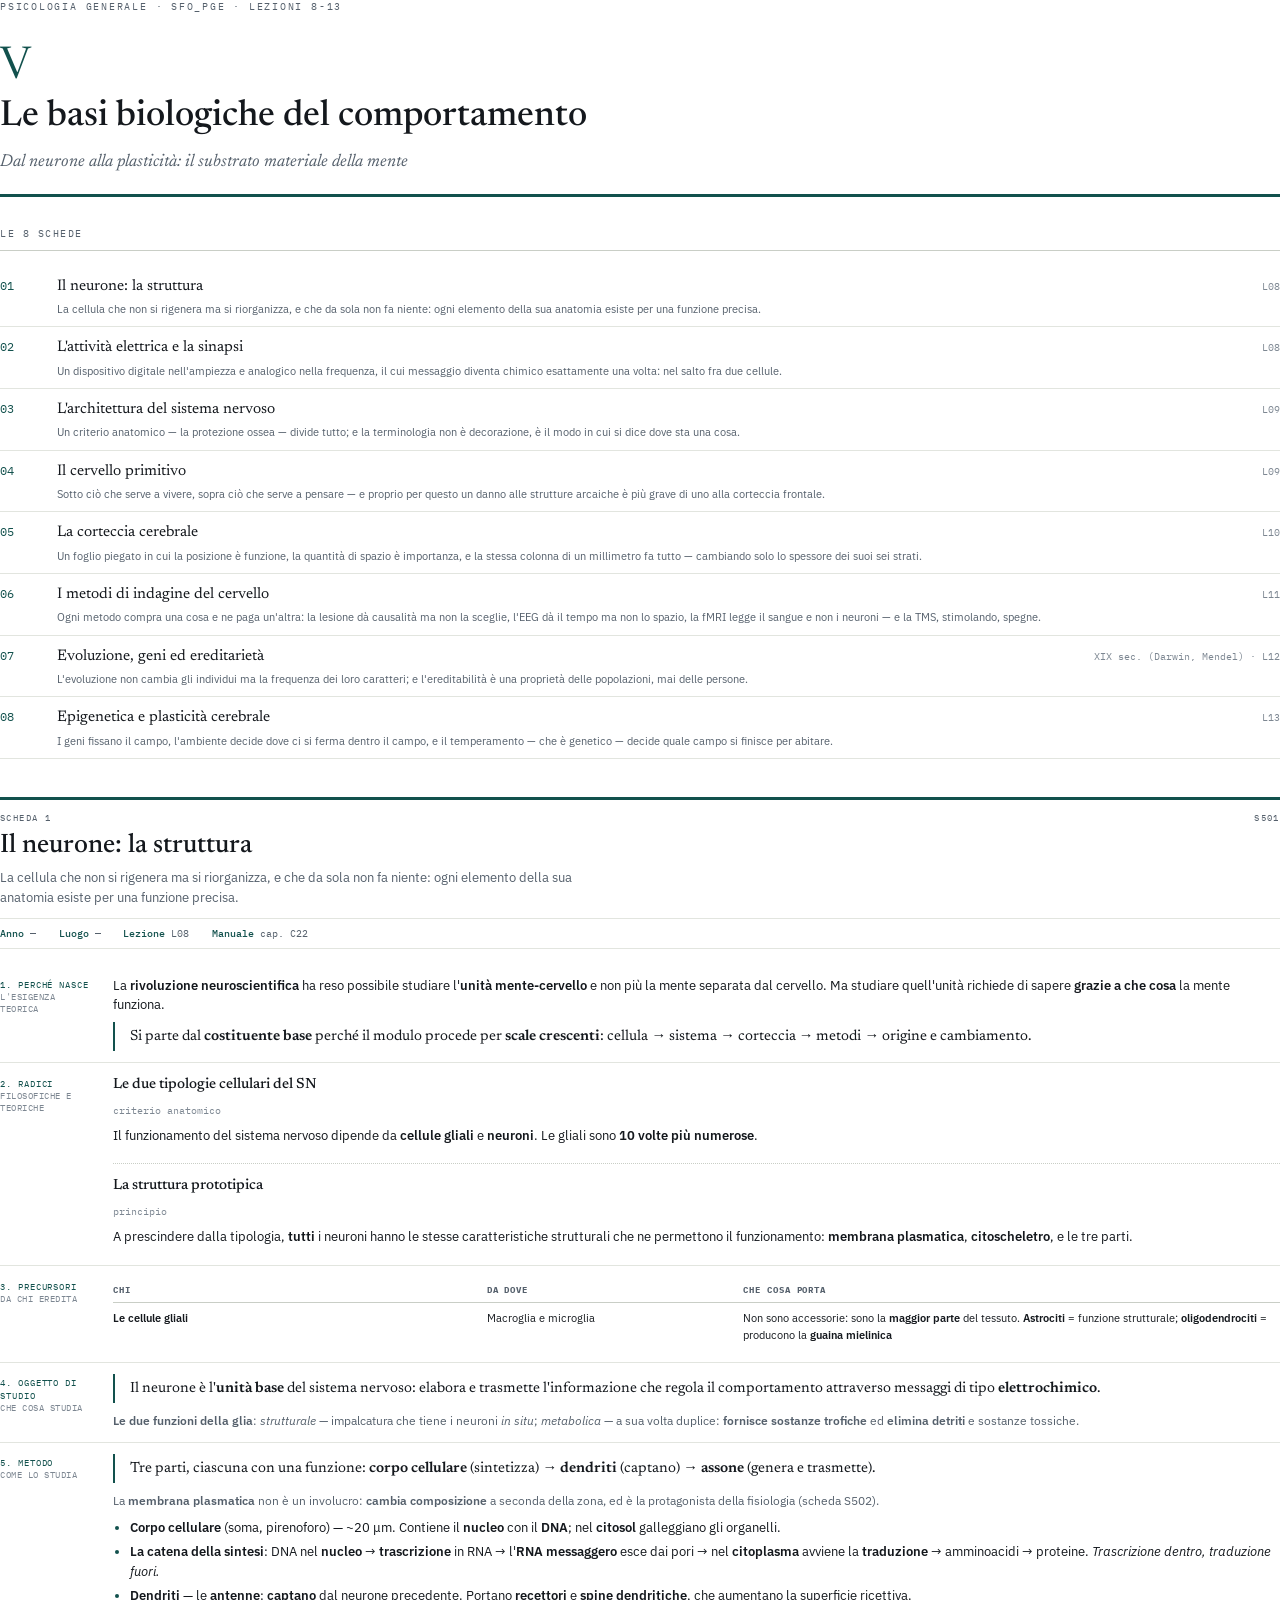
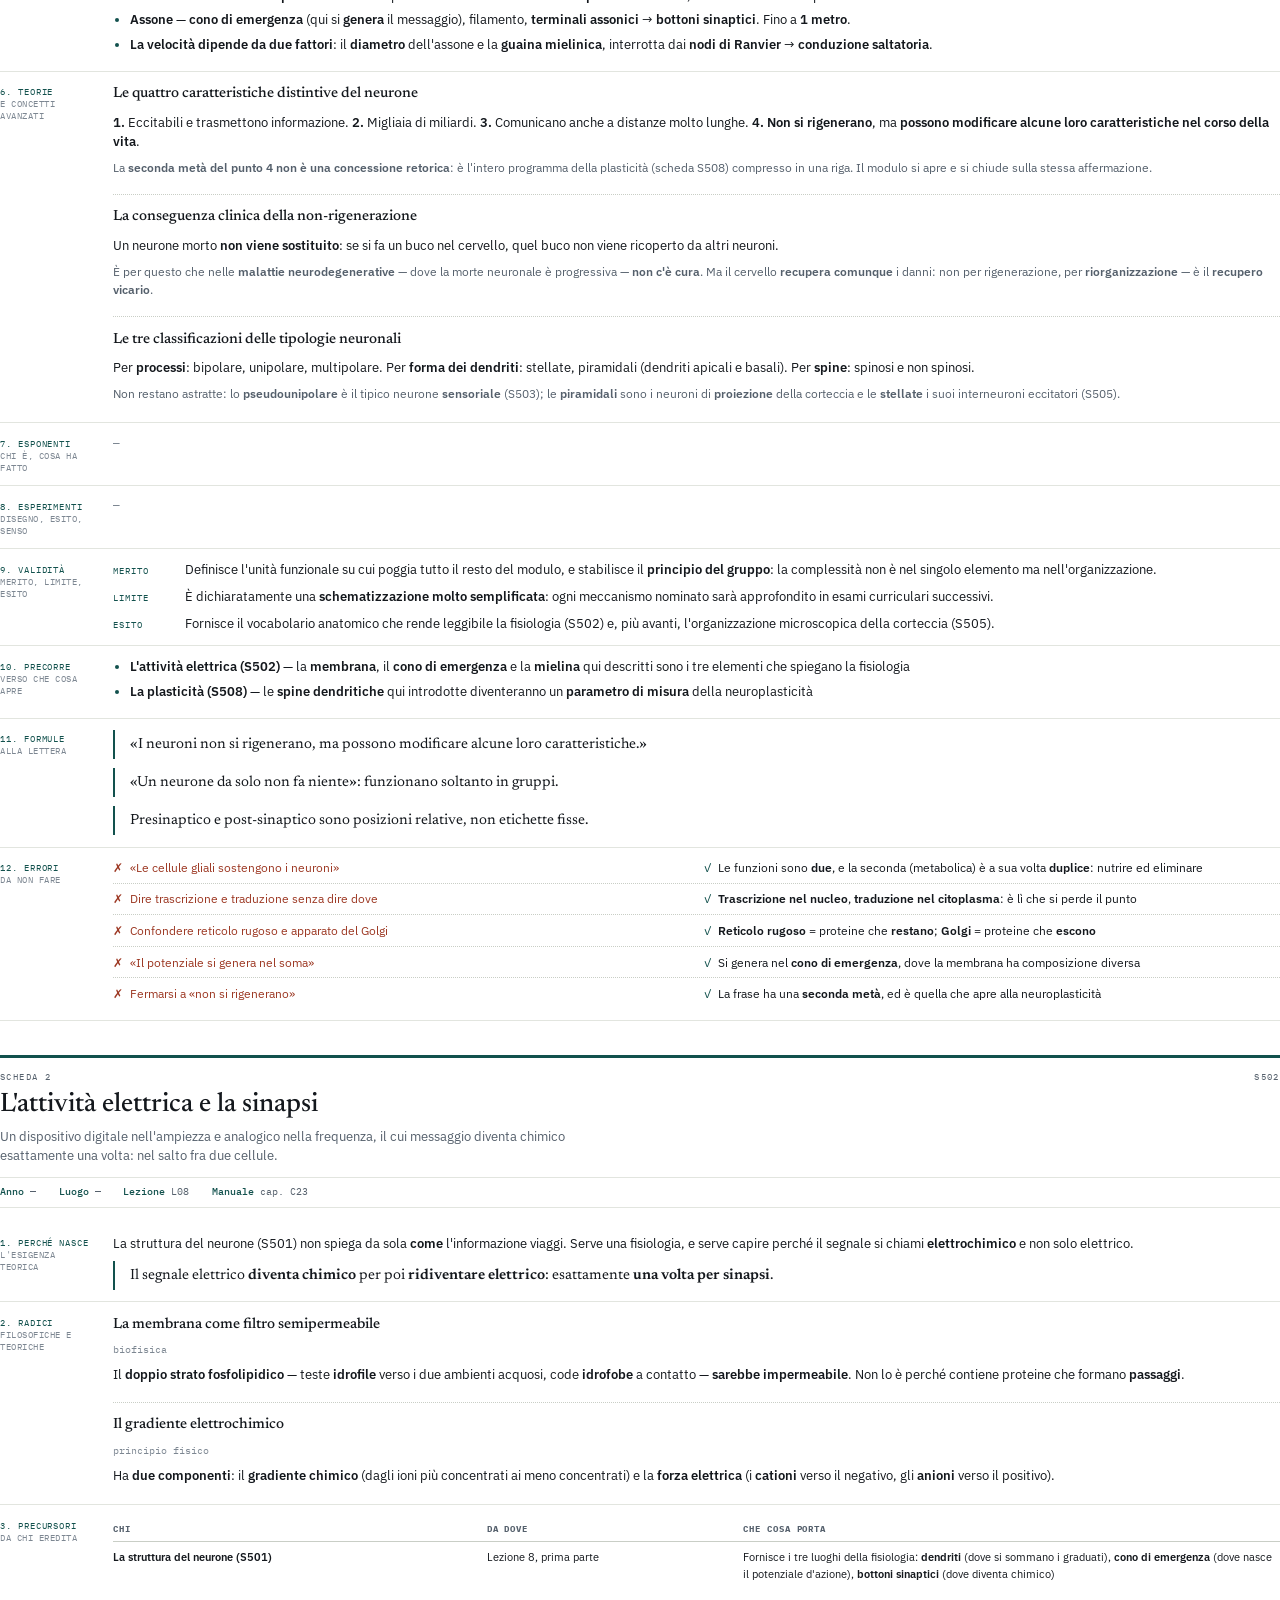
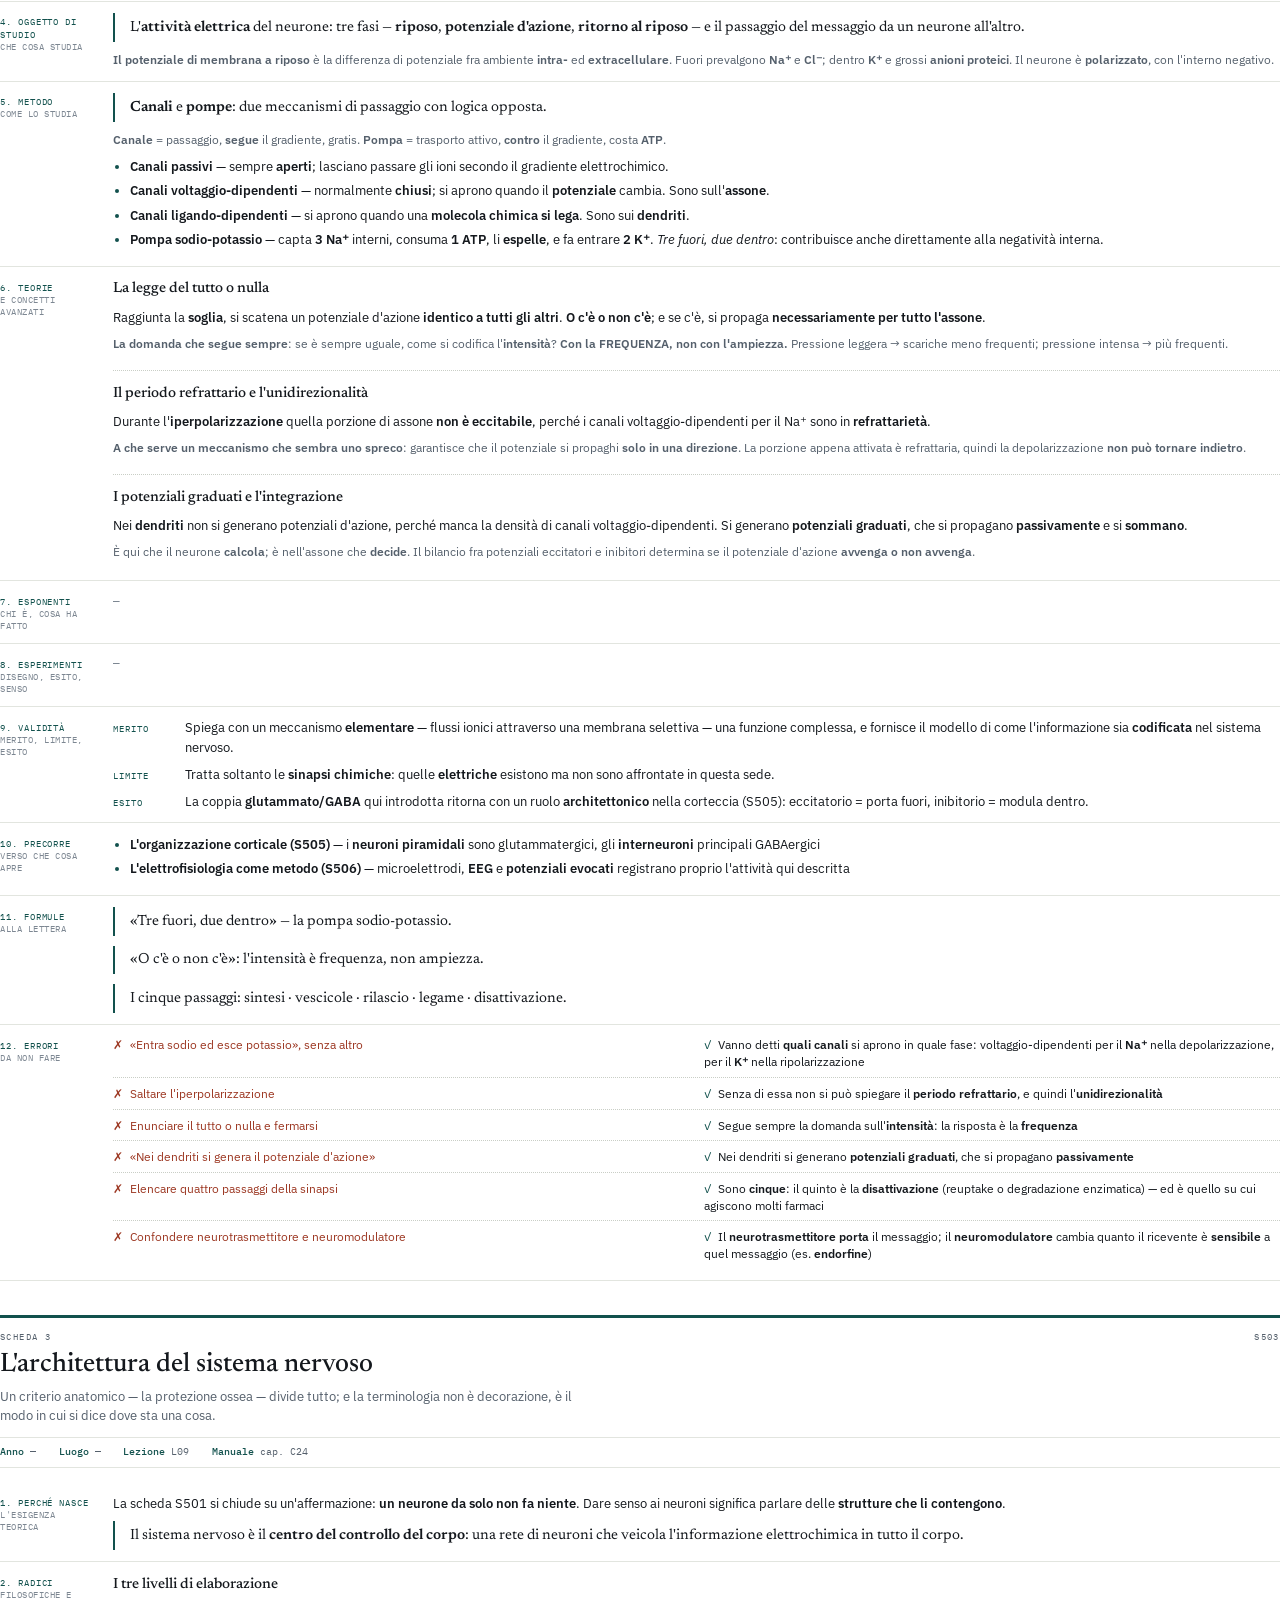
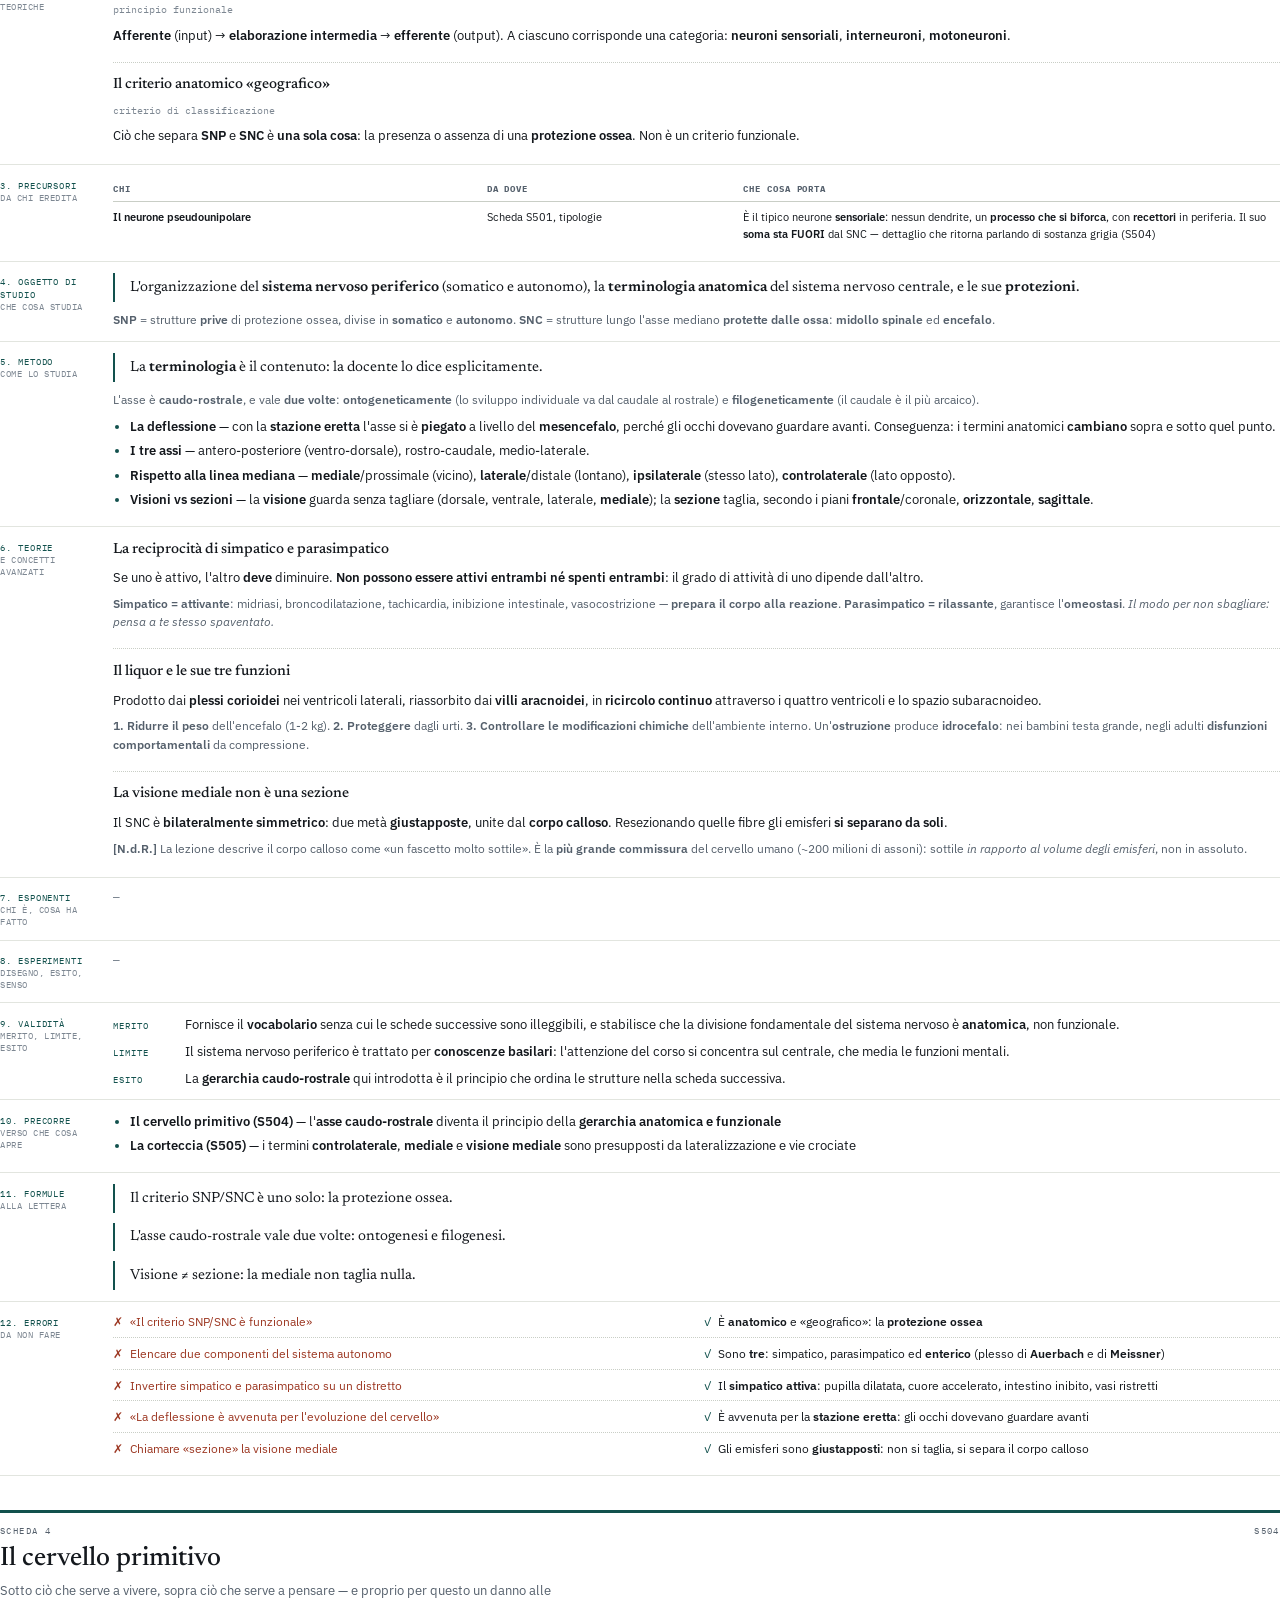
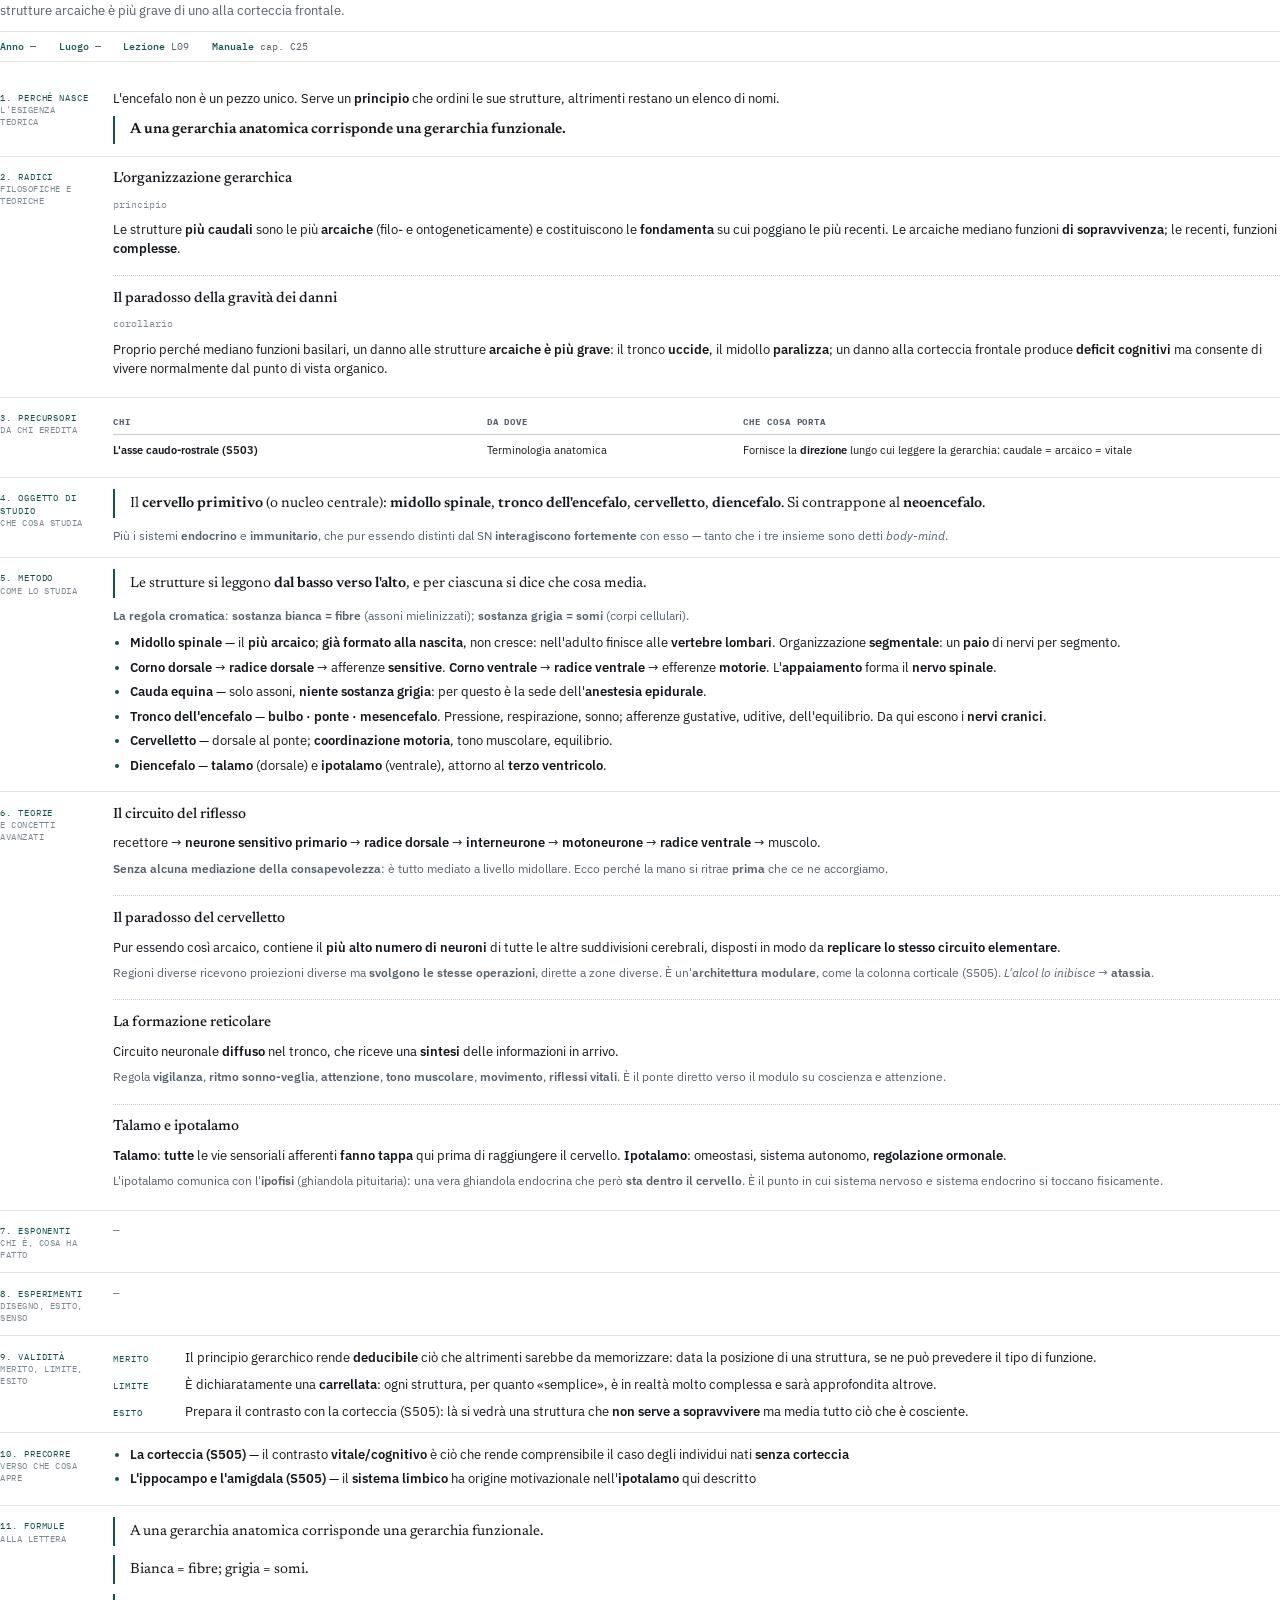
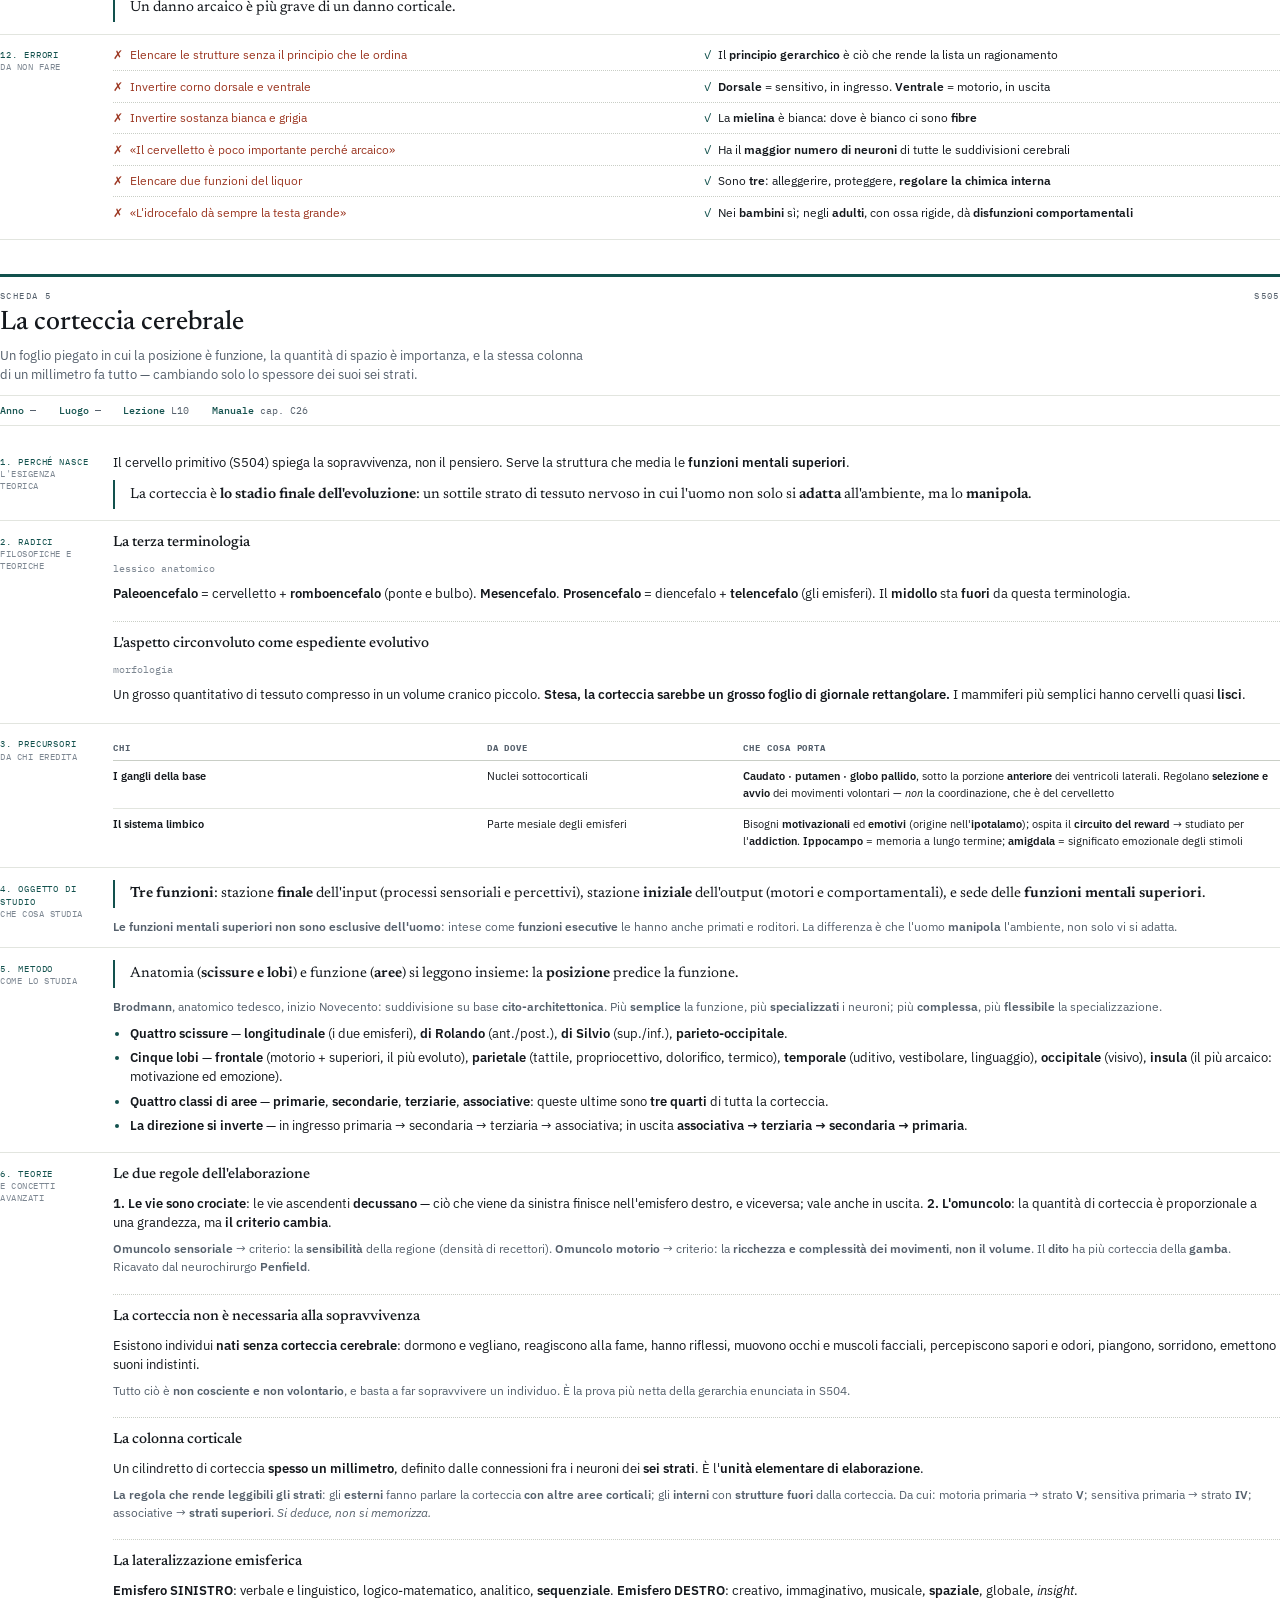
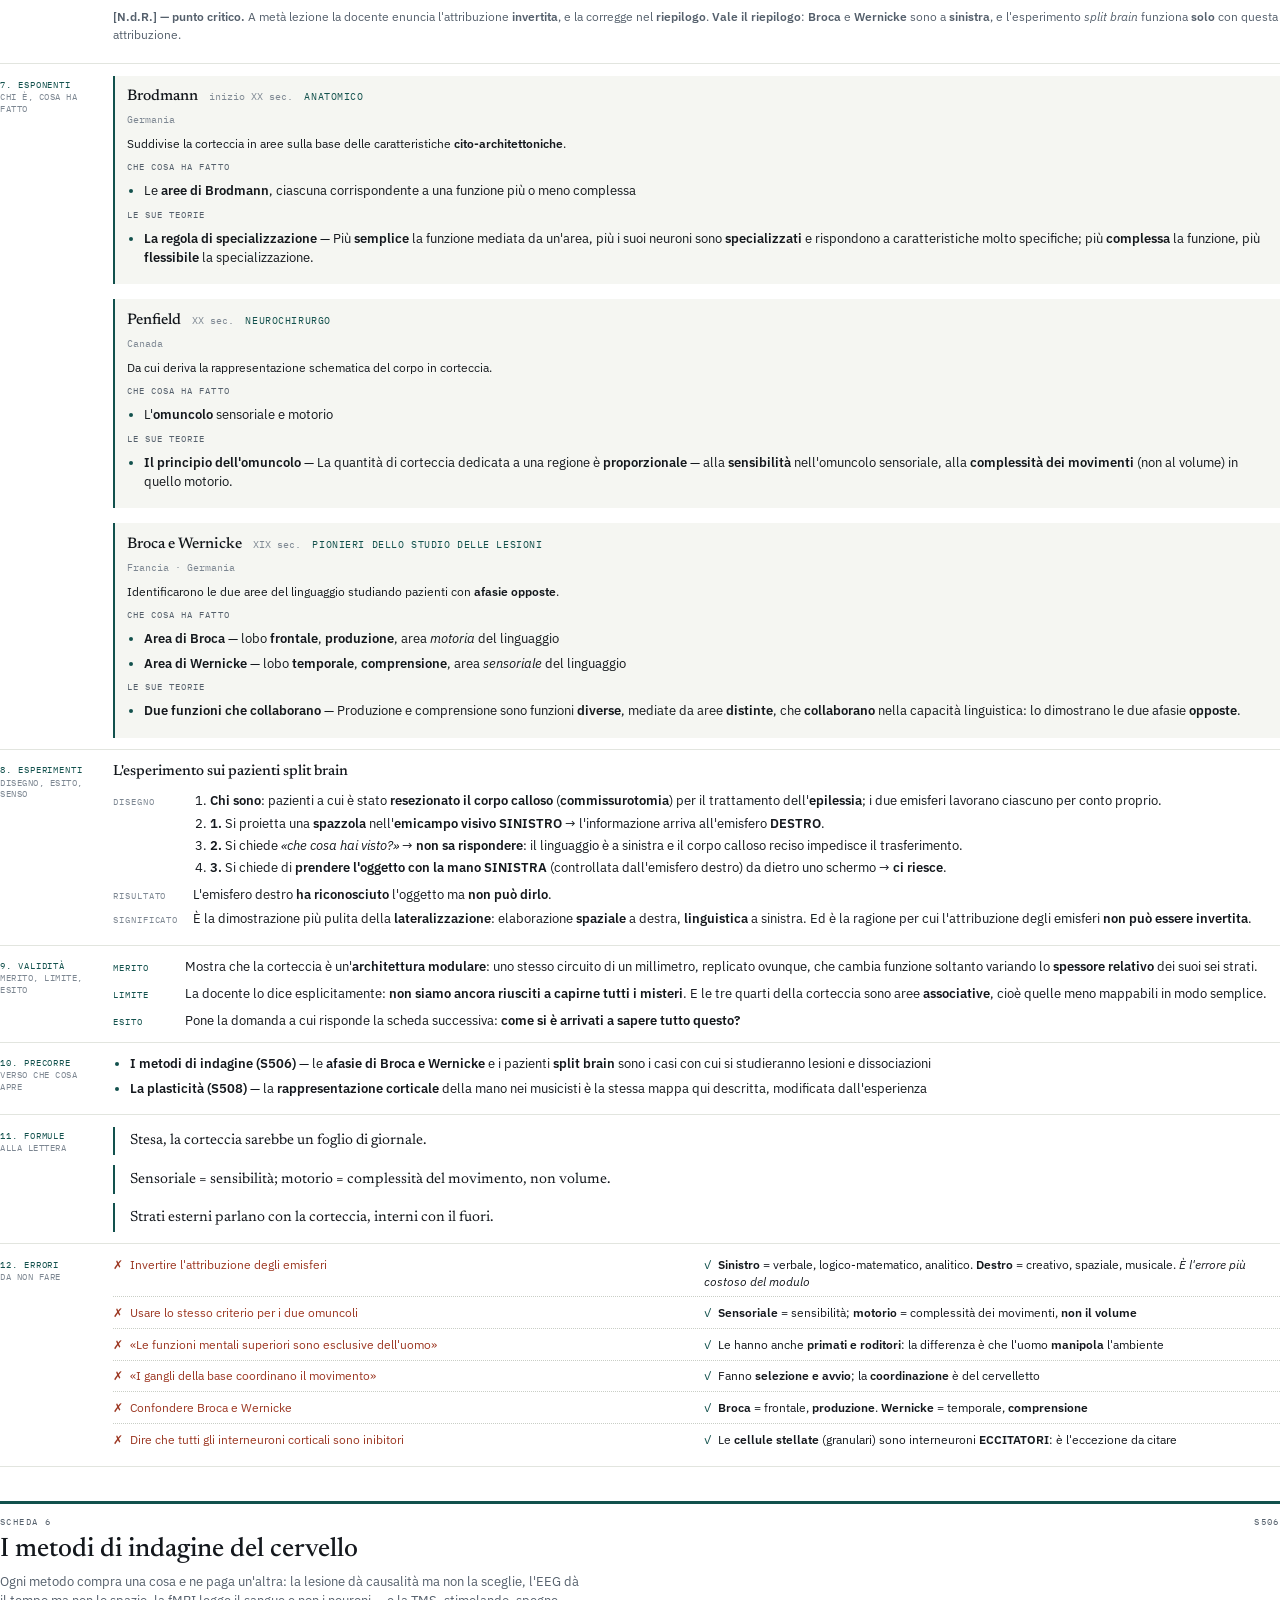
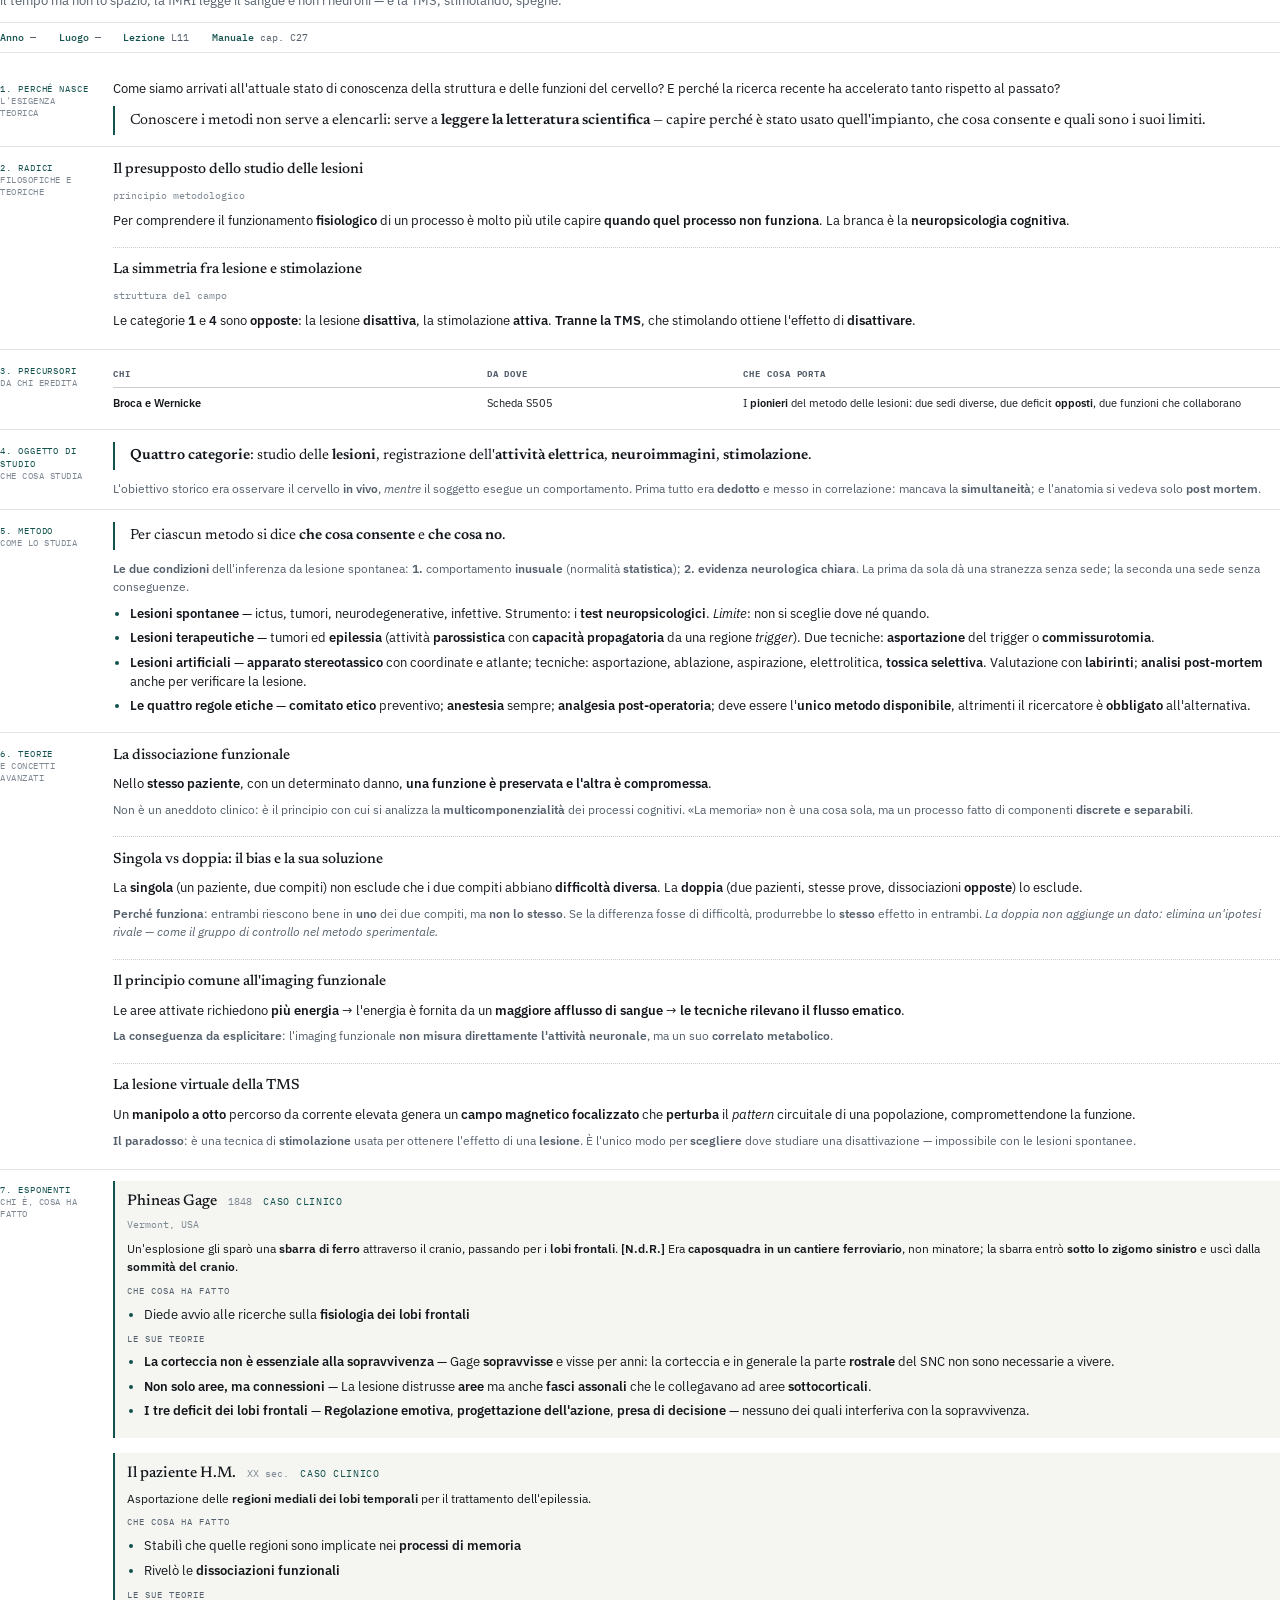
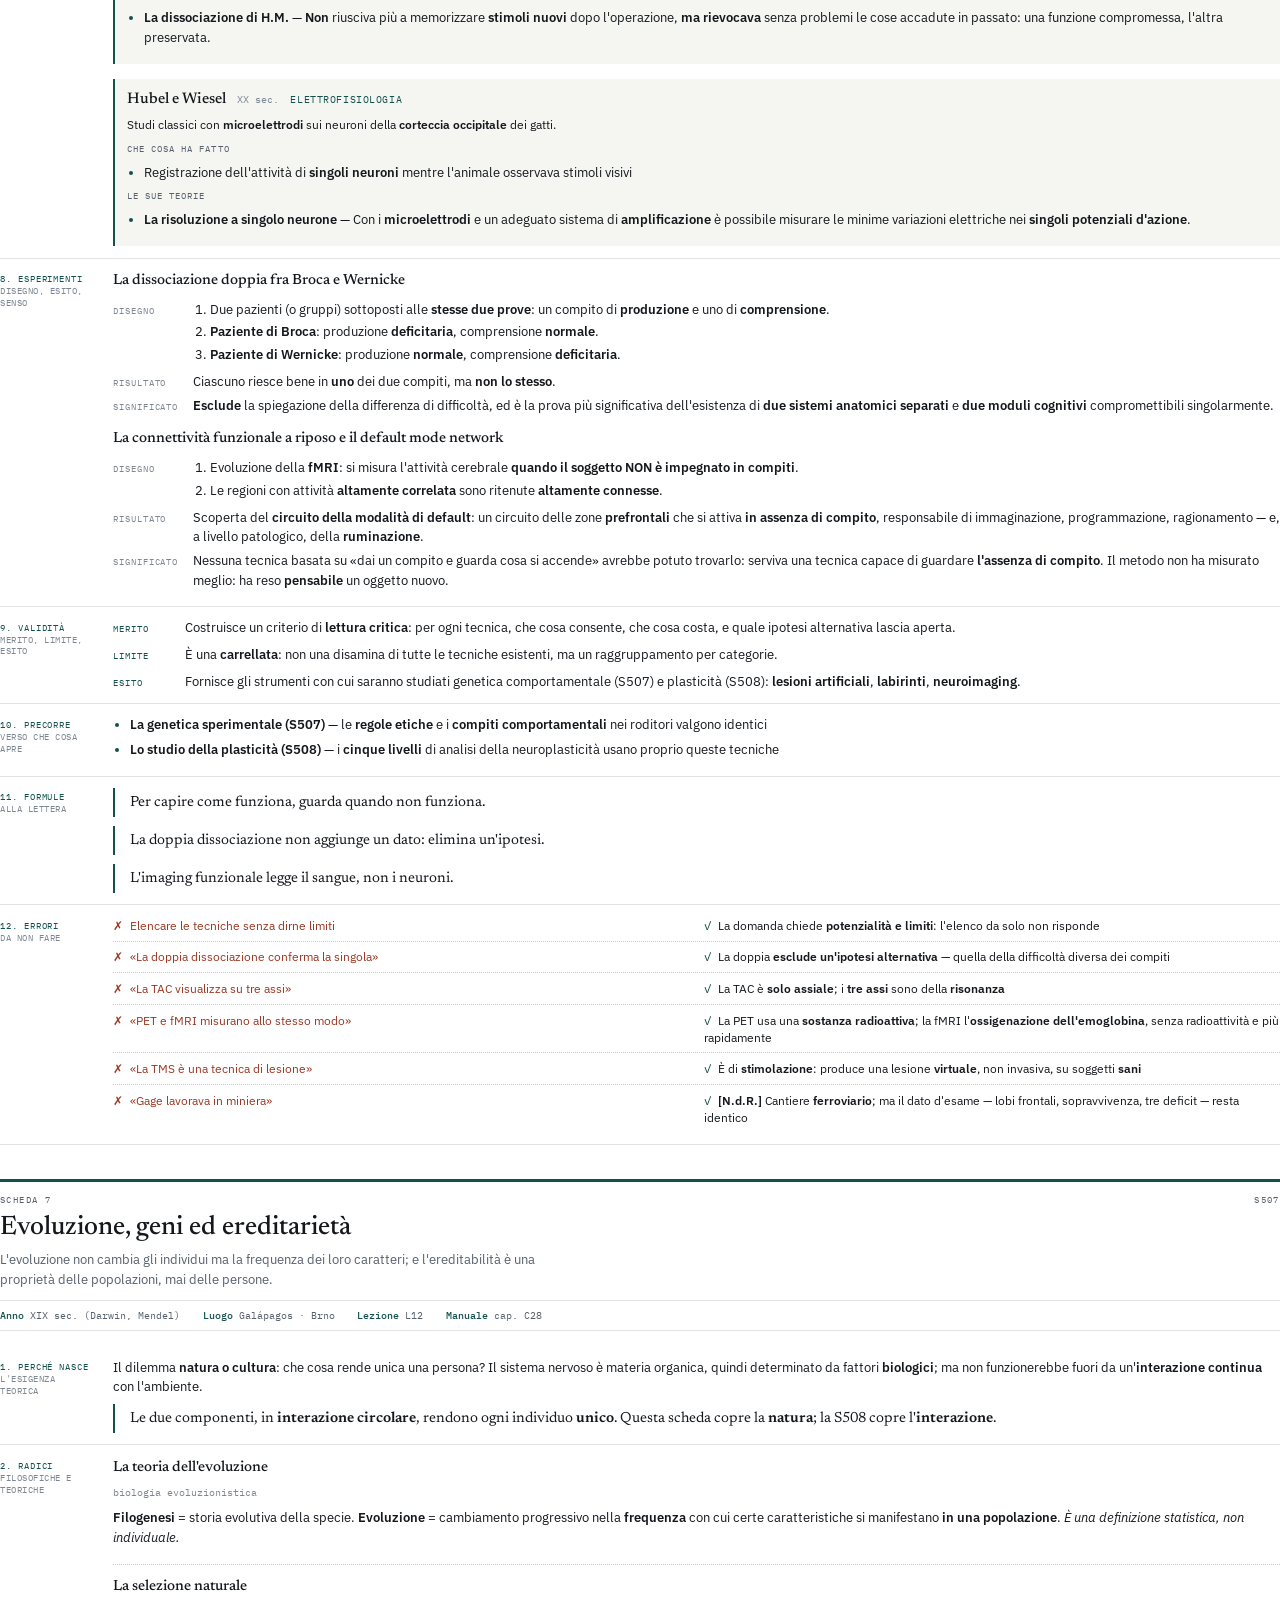
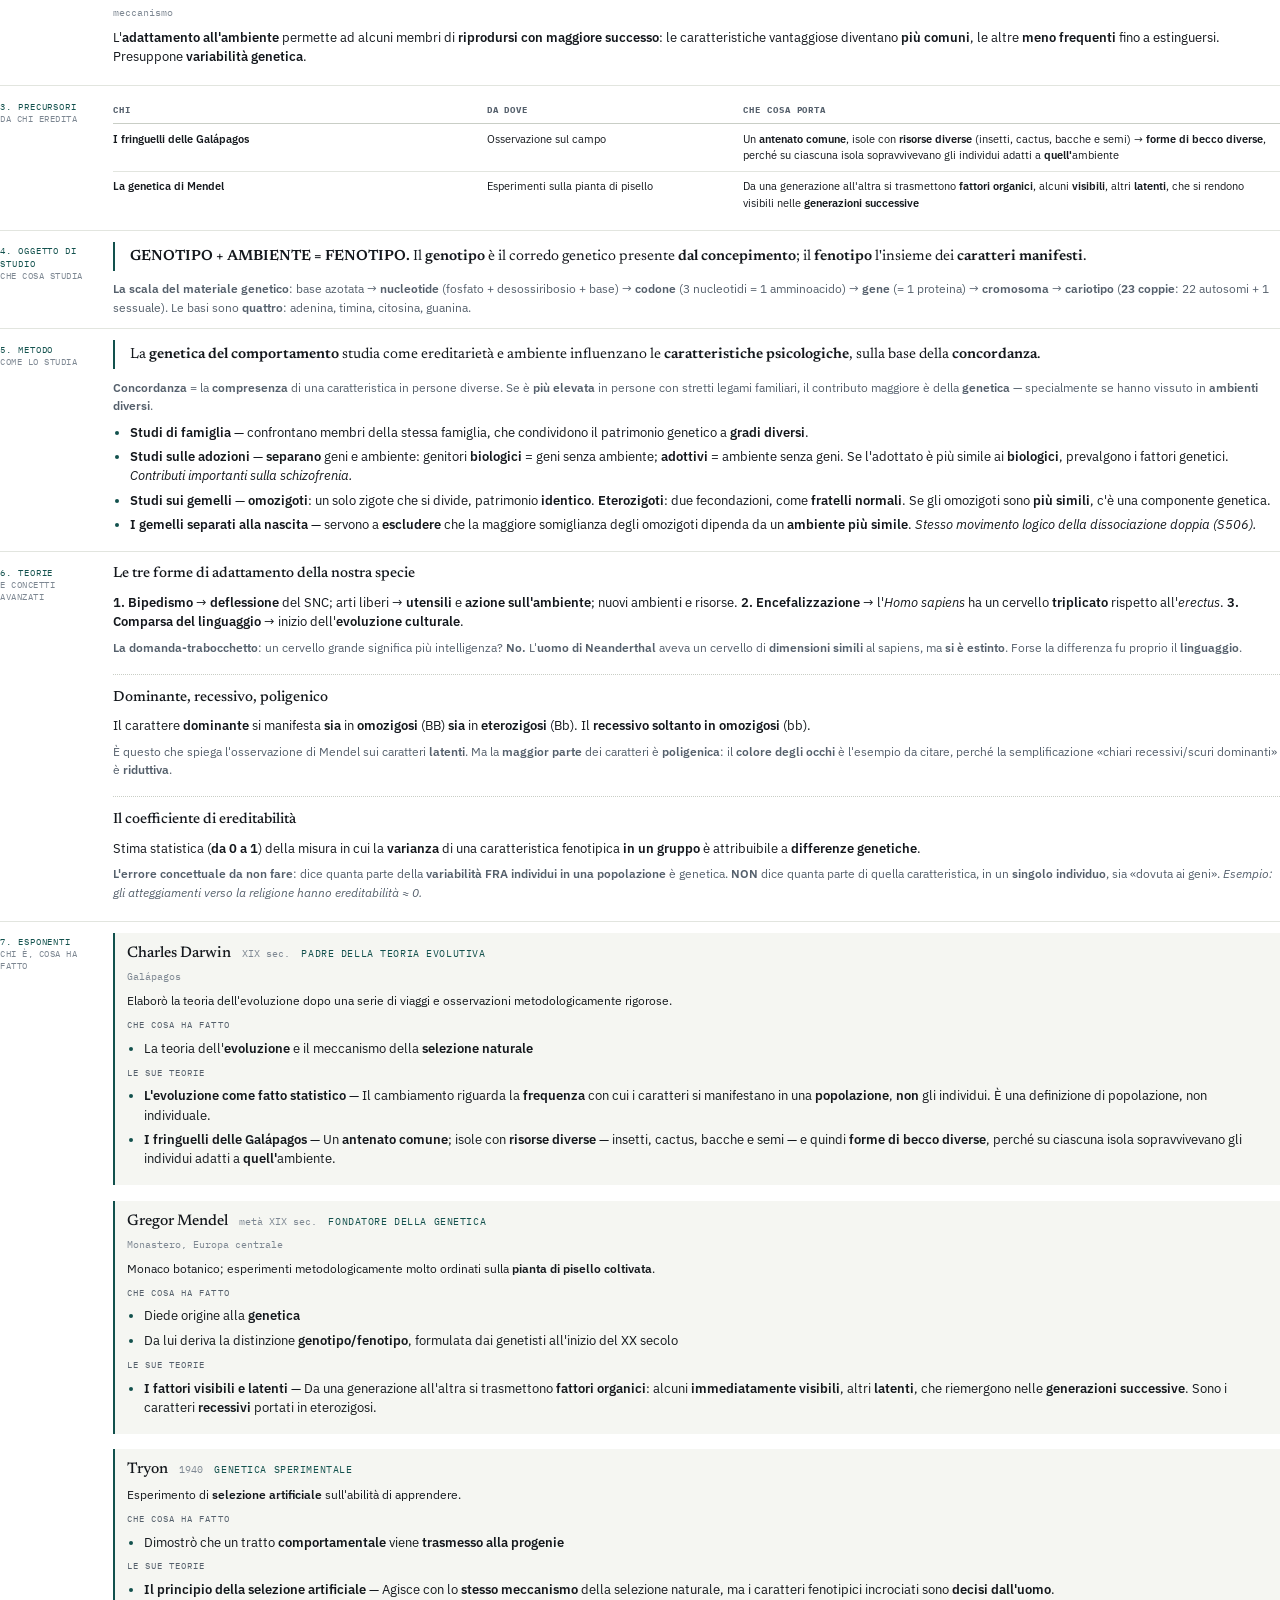
<file: pdf/F5_le-basi-biologiche-del-comportamento.html>
<!doctype html><html lang="it"><head><meta charset="utf-8">
<title>Le basi biologiche del comportamento — Psicologia Generale</title>
<link href="https://fonts.googleapis.com/css2?family=Newsreader:ital,opsz,wght@0,6..72,400;0,6..72,500;0,6..72,600;1,6..72,400&family=IBM+Plex+Sans:wght@400;500;600&family=IBM+Plex+Mono:wght@400;500&display=swap" rel="stylesheet">
<style>
@page { size: A4; margin: 16mm 15mm 15mm 15mm; }

:root {
  --inchiostro: #14181d;
  --grafite:    #55606c;
  --tenue:      #7d8792;
  --accento:    #12514d;
  --segnale:    #9c3722;
  --linea:      #c9cec6;
  --linea-fine: #e2e5df;
  --fondo:      #f5f6f2;
  --display: "Newsreader", Georgia, "Times New Roman", serif;
  --testo:   "IBM Plex Sans", -apple-system, "Helvetica Neue", Arial, sans-serif;
  --dati:    "IBM Plex Mono", "SF Mono", Menlo, monospace;
}

* { box-sizing: border-box; }
html { -webkit-print-color-adjust: exact; print-color-adjust: exact; }
body { margin:0; background:#fff; color-scheme: light; orphans: 3; widows: 3;
       font-family: var(--testo); font-size: 9.6pt; line-height: 1.52;
       color: var(--inchiostro); }
strong { font-weight: 600; }
em { font-style: italic; }

/* ---- copertina ---- */
.copertina { margin-bottom: 10mm; }
.cop-indice { break-after: avoid; }
.cop-alto { border-bottom: 2.5pt solid var(--accento); padding-bottom: 5mm; margin-bottom: 8mm; }
.cop-corso { font-family: var(--dati); font-size: 7.4pt; letter-spacing: .18em;
             text-transform: uppercase; color: var(--grafite); margin: 0 0 8mm; }
.cop-n { font-family: var(--display); font-size: 34pt; line-height:1; color: var(--accento); margin:0 0 2mm; }
.cop-titolo { font-family: var(--display); font-size: 27pt; line-height: 1.1; margin: 0 0 3mm; font-weight: 500; }
.cop-sottotitolo { font-family: var(--display); font-size: 13pt; font-style: italic;
                   color: var(--grafite); margin: 0; font-weight: 400; }
.cop-intro { font-size: 9.4pt; line-height: 1.62; color: var(--grafite); margin: 7mm 0 0; max-width: 145mm; }

.cop-indice { margin-top: 0; }
.cop-indice-tit { font-family: var(--dati); font-size: 7.2pt; letter-spacing: .16em;
                  text-transform: uppercase; color: var(--grafite); margin: 0 0 4mm;
                  border-bottom: .5pt solid var(--linea); padding-bottom: 2mm; }
.cop-voce { display: grid; grid-template-columns: 12mm 1fr auto; gap: 3mm;
            padding: 2.4mm 0; border-bottom: .5pt solid var(--linea-fine); align-items: baseline; }
.cop-voce-n { font-family: var(--dati); font-size: 9pt; color: var(--accento); }
.cop-voce-nome { font-family: var(--display); font-size: 11.5pt; }
.cop-voce-riga { display:block; font-family: var(--testo); font-size: 8.4pt; color: var(--grafite);
                 line-height:1.45; margin-top: .8mm; }
.cop-voce-meta { font-family: var(--dati); font-size: 7.4pt; color: var(--tenue); white-space: nowrap; }

.legenda { margin-top: 12mm; padding-top: 6mm; border-top: .5pt solid var(--linea); }
.legenda-tit { font-family: var(--dati); font-size: 7.2pt; letter-spacing: .16em;
               text-transform: uppercase; color: var(--grafite); margin: 0 0 3mm; }
.legenda-corpo { columns: 2; column-gap: 8mm; font-size: 8.2pt; line-height: 1.5; color: var(--grafite); }
.legenda-corpo p { margin: 0 0 1.6mm; break-inside: avoid; }
.legenda-corpo b { color: var(--inchiostro); font-family: var(--dati); font-size: 7.6pt; }

/* ---- scheda ---- */
/* Le schede scorrono di seguito: nessun salto di pagina forzato, così non
   restano pagine mezze bianche. A separarle è il filetto spesso della testata,
   che non può restare orfano in fondo alla pagina. */
.scheda { margin-top: 9mm; }
.scheda:first-of-type { margin-top: 0; }

.sk-testa { border-top: 2.5pt solid var(--accento); padding-top: 3mm; margin-bottom: 4mm;
            break-inside: avoid; break-after: avoid; }
.sk-occhiello { font-family: var(--dati); font-size: 7pt; letter-spacing: .16em;
                text-transform: uppercase; color: var(--grafite); margin: 0 0 1.5mm;
                display: flex; justify-content: space-between; }
.sk-nome { font-family: var(--display); font-size: 20pt; line-height: 1.12; margin: 0 0 2mm; font-weight: 500; }
.sk-unariga { font-size: 9.6pt; line-height: 1.5; color: var(--grafite); margin: 0 0 3mm; max-width: 155mm; }
.sk-coord { display: flex; flex-wrap: wrap; gap: 0 6mm; font-family: var(--dati); font-size: 7.6pt;
            color: var(--grafite); border-top: .5pt solid var(--linea-fine);
            border-bottom: .5pt solid var(--linea-fine); padding: 1.8mm 0; }
.sk-coord b { color: var(--accento); font-weight: 500; }

/* blocco: etichetta a sinistra, contenuto a destra.
   I blocchi scorrono liberamente fra le pagine: a non spezzarsi sono le unità
   atomiche (una voce, un esponente, un esperimento, un errore). Così non restano
   pagine mezze vuote per far stare un blocco intero. */
.blocco { padding: 3mm 0; border-bottom: .5pt solid var(--linea-fine); break-inside: auto; overflow: hidden; }
.bl-eti { float: left; width: 26mm; font-family: var(--dati); font-size: 7pt; letter-spacing: .1em;
          text-transform: uppercase; color: var(--accento); line-height: 1.4; padding-top: .6mm; }
.bl-eti span { display: block; color: var(--tenue); font-size: 6.4pt; letter-spacing: .06em; }
.bl-corpo { margin-left: 30mm; }
.bl-corpo > *:first-child { margin-top: 0; }
.bl-corpo > *:last-child { margin-bottom: 0; }
.bl-corpo p { margin: 0 0 2mm; }
.bl-vuoto { color: var(--tenue); font-family: var(--dati); font-size: 8pt; }

.formula { font-family: var(--display); font-size: 11pt; line-height: 1.45;
           border-left: 2pt solid var(--accento); padding: 1mm 0 1mm 4mm; margin: 0 0 2.5mm; }
.glossa { font-size: 8.8pt; line-height: 1.55; color: var(--grafite); margin: 0 0 2mm; }

ul.punti { margin: 0 0 2mm; padding-left: 4.5mm; }
ul.punti li { margin-bottom: 1.4mm; line-height: 1.5; }
ul.punti li::marker { color: var(--accento); }

.voce { break-inside: avoid; margin-bottom: 3mm; padding-bottom: 2.5mm;
        border-bottom: .4pt dotted var(--linea); }
.voce:last-child { border-bottom: none; margin-bottom: 0; padding-bottom: 0; }
.voce-tit { font-family: var(--display); font-size: 11pt; font-weight: 500; margin: 0 0 1mm; }
.voce-meta { font-family: var(--dati); font-size: 7.2pt; color: var(--tenue); margin: 0 0 1.4mm; }
.voce-testo { margin: 0 0 1.5mm; line-height: 1.5; }

.esponente { break-inside: avoid; margin-bottom: 4mm; padding: 2.5mm 3mm;
             background: var(--fondo); border-left: 1.5pt solid var(--accento); }
.esp-testa { display: flex; flex-wrap: wrap; align-items: baseline; gap: 0 3mm; margin-bottom: 1.2mm; }
.esp-nome { font-family: var(--display); font-size: 11.5pt; font-weight: 500; }
.esp-anni { font-family: var(--dati); font-size: 7.4pt; color: var(--tenue); }
.esp-ruolo { font-family: var(--dati); font-size: 7.2pt; color: var(--accento);
             text-transform: uppercase; letter-spacing: .06em; }
.esp-chie { font-size: 9pt; line-height: 1.5; margin: 0 0 1.8mm; }
.esp-sub { font-family: var(--dati); font-size: 6.6pt; letter-spacing: .12em; text-transform: uppercase;
           color: var(--grafite); margin: 2mm 0 1mm; }
.esp-nota { font-size: 8.4pt; line-height: 1.5; color: var(--grafite);
            border-top: .4pt solid var(--linea); padding-top: 1.5mm; margin-top: 2mm; }

.esperimento { break-inside: avoid; margin-bottom: 3.5mm; }
.exp-nome { font-family: var(--display); font-size: 11pt; font-weight: 500; margin: 0 0 1.2mm; }
.exp-riga { display: grid; grid-template-columns: 18mm 1fr; gap: 3mm; margin-bottom: 1.2mm; align-items: baseline; }
.exp-eti { font-family: var(--dati); font-size: 6.6pt; letter-spacing: .1em; text-transform: uppercase;
           color: var(--tenue); }
.exp-riga ol { margin: 0; padding-left: 4.5mm; }
.exp-riga ol li { margin-bottom: .8mm; }

.terna { display: grid; gap: 2mm; }
.terna-voce { display: grid; grid-template-columns: 16mm 1fr; gap: 3mm; align-items: baseline; }
.terna-eti { font-family: var(--dati); font-size: 6.8pt; letter-spacing: .1em; text-transform: uppercase;
             color: var(--accento); }

table.griglia { width: 100%; border-collapse: collapse; font-size: 8.6pt; margin: 0 0 2mm; }
table.griglia th { font-family: var(--dati); font-size: 6.8pt; letter-spacing: .1em;
                   text-transform: uppercase; color: var(--grafite); text-align: left;
                   border-bottom: .8pt solid var(--linea); padding: 1.5mm 2mm 1.5mm 0; vertical-align: bottom; }
table.griglia td { padding: 1.8mm 2mm 1.8mm 0; border-bottom: .4pt solid var(--linea-fine);
                   vertical-align: top; line-height: 1.45; }
table.griglia tr:last-child td { border-bottom: none; }

.errori { display: grid; gap: 1.8mm; }
.err { display: grid; grid-template-columns: 1fr 1fr; gap: 4mm; break-inside: avoid;
       padding-bottom: 1.8mm; border-bottom: .4pt dotted var(--linea); }
.err:last-child { border-bottom: none; }
.err-no  { color: var(--segnale); font-size: 8.8pt; line-height: 1.45; }
.err-si  { font-size: 8.8pt; line-height: 1.45; }
.err-no::before { content: "✗ "; font-family: var(--dati); }
.err-si::before { content: "✓ "; font-family: var(--dati); color: var(--accento); }

.contrasto { background: var(--fondo); border: .5pt solid var(--linea); padding: 3mm;
             font-size: 9pt; line-height: 1.55; margin-top: 3mm; break-inside: avoid; }
.chiuditura { margin-top: 4mm; padding-top: 3mm; border-top: 1.5pt solid var(--accento);
              font-size: 9pt; line-height: 1.6; color: var(--grafite); break-inside: avoid; }
</style></head><body>

<div class="copertina">
  <div class="cop-alto">
    <p class="cop-corso">Psicologia Generale · SFO_PGE · Lezioni 8-13</p>
    <p class="cop-n">V</p>
    <h1 class="cop-titolo">Le basi biologiche del comportamento</h1>
    <p class="cop-sottotitolo">Dal neurone alla plasticità: il substrato materiale della mente</p>
  </div>

  <div class="cop-indice">
    <p class="cop-indice-tit">Le 8 schede</p>
    <div class="cop-voce">
      <span class="cop-voce-n">01</span>
      <span><span class="cop-voce-nome">Il neurone: la struttura</span>
        <span class="cop-voce-riga">La cellula che non si rigenera ma si riorganizza, e che da sola non fa niente: ogni elemento della sua anatomia esiste per una funzione precisa.</span></span>
      <span class="cop-voce-meta">L08</span>
    </div><div class="cop-voce">
      <span class="cop-voce-n">02</span>
      <span><span class="cop-voce-nome">L'attività elettrica e la sinapsi</span>
        <span class="cop-voce-riga">Un dispositivo digitale nell'ampiezza e analogico nella frequenza, il cui messaggio diventa chimico esattamente una volta: nel salto fra due cellule.</span></span>
      <span class="cop-voce-meta">L08</span>
    </div><div class="cop-voce">
      <span class="cop-voce-n">03</span>
      <span><span class="cop-voce-nome">L'architettura del sistema nervoso</span>
        <span class="cop-voce-riga">Un criterio anatomico — la protezione ossea — divide tutto; e la terminologia non è decorazione, è il modo in cui si dice dove sta una cosa.</span></span>
      <span class="cop-voce-meta">L09</span>
    </div><div class="cop-voce">
      <span class="cop-voce-n">04</span>
      <span><span class="cop-voce-nome">Il cervello primitivo</span>
        <span class="cop-voce-riga">Sotto ciò che serve a vivere, sopra ciò che serve a pensare — e proprio per questo un danno alle strutture arcaiche è più grave di uno alla corteccia frontale.</span></span>
      <span class="cop-voce-meta">L09</span>
    </div><div class="cop-voce">
      <span class="cop-voce-n">05</span>
      <span><span class="cop-voce-nome">La corteccia cerebrale</span>
        <span class="cop-voce-riga">Un foglio piegato in cui la posizione è funzione, la quantità di spazio è importanza, e la stessa colonna di un millimetro fa tutto — cambiando solo lo spessore dei suoi sei strati.</span></span>
      <span class="cop-voce-meta">L10</span>
    </div><div class="cop-voce">
      <span class="cop-voce-n">06</span>
      <span><span class="cop-voce-nome">I metodi di indagine del cervello</span>
        <span class="cop-voce-riga">Ogni metodo compra una cosa e ne paga un'altra: la lesione dà causalità ma non la sceglie, l'EEG dà il tempo ma non lo spazio, la fMRI legge il sangue e non i neuroni — e la TMS, stimolando, spegne.</span></span>
      <span class="cop-voce-meta">L11</span>
    </div><div class="cop-voce">
      <span class="cop-voce-n">07</span>
      <span><span class="cop-voce-nome">Evoluzione, geni ed ereditarietà</span>
        <span class="cop-voce-riga">L'evoluzione non cambia gli individui ma la frequenza dei loro caratteri; e l'ereditabilità è una proprietà delle popolazioni, mai delle persone.</span></span>
      <span class="cop-voce-meta">XIX sec. (Darwin, Mendel) · L12</span>
    </div><div class="cop-voce">
      <span class="cop-voce-n">08</span>
      <span><span class="cop-voce-nome">Epigenetica e plasticità cerebrale</span>
        <span class="cop-voce-riga">I geni fissano il campo, l'ambiente decide dove ci si ferma dentro il campo, e il temperamento — che è genetico — decide quale campo si finisce per abitare.</span></span>
      <span class="cop-voce-meta">L13</span>
    </div>
  </div>
</div>

<section class="scheda">
    <div class="sk-testa">
      <p class="sk-occhiello"><span>Scheda 1</span><span>S501</span></p>
      <h2 class="sk-nome">Il neurone: la struttura</h2>
      <p class="sk-unariga">La cellula che non si rigenera ma si riorganizza, e che da sola non fa niente: ogni elemento della sua anatomia esiste per una funzione precisa.</p>
      <div class="sk-coord">
        <span><b>Anno</b> —</span>
        <span><b>Luogo</b> —</span>
        <span><b>Lezione</b> L08</span>
        <span><b>Manuale</b> cap. C22</span>
      </div>
    </div>
    <div class="blocco">
    <div class="bl-eti">1. Perché nasce<span>l'esigenza teorica</span></div>
    <div class="bl-corpo"><p>La <strong>rivoluzione neuroscientifica</strong> ha reso possibile studiare l'<strong>unità mente-cervello</strong> e non più la mente separata dal cervello. Ma studiare quell'unità richiede di sapere <strong>grazie a che cosa</strong> la mente funziona.</p><div class="formula">Si parte dal <strong>costituente base</strong> perché il modulo procede per <strong>scale crescenti</strong>: cellula → sistema → corteccia → metodi → origine e cambiamento.</div></div>
  </div><div class="blocco">
    <div class="bl-eti">2. Radici<span>filosofiche e teoriche</span></div>
    <div class="bl-corpo"><div class="voce">
      <p class="voce-tit">Le due tipologie cellulari del SN</p>
      <p class="voce-meta">criterio anatomico</p>
      <p class="voce-testo">Il funzionamento del sistema nervoso dipende da <strong>cellule gliali</strong> e <strong>neuroni</strong>. Le gliali sono <strong>10 volte più numerose</strong>.</p></div><div class="voce">
      <p class="voce-tit">La struttura prototipica</p>
      <p class="voce-meta">principio</p>
      <p class="voce-testo">A prescindere dalla tipologia, <strong>tutti</strong> i neuroni hanno le stesse caratteristiche strutturali che ne permettono il funzionamento: <strong>membrana plasmatica</strong>, <strong>citoscheletro</strong>, e le tre parti.</p></div></div>
  </div><div class="blocco">
    <div class="bl-eti">3. Precursori<span>da chi eredita</span></div>
    <div class="bl-corpo"><table class="griglia">
      <tr><th style="width:32%">Chi</th><th style="width:22%">Da dove</th><th>Che cosa porta</th></tr>
      <tr><td><strong>Le cellule gliali</strong></td><td>Macroglia e microglia</td><td>Non sono accessorie: sono la <strong>maggior parte</strong> del tessuto. <strong>Astrociti</strong> = funzione strutturale; <strong>oligodendrociti</strong> = producono la <strong>guaina mielinica</strong></td></tr>
    </table></div>
  </div><div class="blocco">
    <div class="bl-eti">4. Oggetto di studio<span>che cosa studia</span></div>
    <div class="bl-corpo"><div class="formula">Il neurone è l'<strong>unità base</strong> del sistema nervoso: elabora e trasmette l'informazione che regola il comportamento attraverso messaggi di tipo <strong>elettrochimico</strong>.</div><p class="glossa"><strong>Le due funzioni della glia</strong>: <em>strutturale</em> — impalcatura che tiene i neuroni <em>in situ</em>; <em>metabolica</em> — a sua volta duplice: <strong>fornisce sostanze trofiche</strong> ed <strong>elimina detriti</strong> e sostanze tossiche.</p></div>
  </div><div class="blocco">
    <div class="bl-eti">5. Metodo<span>come lo studia</span></div>
    <div class="bl-corpo"><div class="formula">Tre parti, ciascuna con una funzione: <strong>corpo cellulare</strong> (sintetizza) → <strong>dendriti</strong> (captano) → <strong>assone</strong> (genera e trasmette).</div>
     <p class="glossa">La <strong>membrana plasmatica</strong> non è un involucro: <strong>cambia composizione</strong> a seconda della zona, ed è la protagonista della fisiologia (scheda S502).</p>
     <ul class="punti"><li><strong>Corpo cellulare</strong> (soma, pirenoforo) — ~20 μm. Contiene il <strong>nucleo</strong> con il <strong>DNA</strong>; nel <strong>citosol</strong> galleggiano gli organelli.</li><li><strong>La catena della sintesi</strong>: DNA nel <strong>nucleo</strong> → <strong>trascrizione</strong> in RNA → l'<strong>RNA messaggero</strong> esce dai pori → nel <strong>citoplasma</strong> avviene la <strong>traduzione</strong> → amminoacidi → proteine. <em>Trascrizione dentro, traduzione fuori.</em></li><li><strong>Dendriti</strong> — le <strong>antenne</strong>: <strong>captano</strong> dal neurone precedente. Portano <strong>recettori</strong> e <strong>spine dendritiche</strong>, che aumentano la superficie ricettiva.</li><li><strong>Assone</strong> — <strong>cono di emergenza</strong> (qui si <strong>genera</strong> il messaggio), filamento, <strong>terminali assonici</strong> → <strong>bottoni sinaptici</strong>. Fino a <strong>1 metro</strong>.</li><li><strong>La velocità dipende da due fattori</strong>: il <strong>diametro</strong> dell'assone e la <strong>guaina mielinica</strong>, interrotta dai <strong>nodi di Ranvier</strong> → <strong>conduzione saltatoria</strong>.</li></ul></div>
  </div><div class="blocco">
    <div class="bl-eti">6. Teorie<span>e concetti avanzati</span></div>
    <div class="bl-corpo"><div class="voce">
      <p class="voce-tit">Le quattro caratteristiche distintive del neurone</p>
      <p class="voce-testo"><strong>1.</strong> Eccitabili e trasmettono informazione. <strong>2.</strong> Migliaia di miliardi. <strong>3.</strong> Comunicano anche a distanze molto lunghe. <strong>4.</strong> <strong>Non si rigenerano</strong>, ma <strong>possono modificare alcune loro caratteristiche nel corso della vita</strong>.</p>
      <p class="glossa">La <strong>seconda metà del punto 4 non è una concessione retorica</strong>: è l'intero programma della plasticità (scheda S508) compresso in una riga. Il modulo si apre e si chiude sulla stessa affermazione.</p></div><div class="voce">
      <p class="voce-tit">La conseguenza clinica della non-rigenerazione</p>
      <p class="voce-testo">Un neurone morto <strong>non viene sostituito</strong>: se si fa un buco nel cervello, quel buco non viene ricoperto da altri neuroni.</p>
      <p class="glossa">È per questo che nelle <strong>malattie neurodegenerative</strong> — dove la morte neuronale è progressiva — <strong>non c'è cura</strong>. Ma il cervello <strong>recupera comunque</strong> i danni: non per rigenerazione, per <strong>riorganizzazione</strong> — è il <strong>recupero vicario</strong>.</p></div><div class="voce">
      <p class="voce-tit">Le tre classificazioni delle tipologie neuronali</p>
      <p class="voce-testo">Per <strong>processi</strong>: bipolare, unipolare, multipolare. Per <strong>forma dei dendriti</strong>: stellate, piramidali (dendriti apicali e basali). Per <strong>spine</strong>: spinosi e non spinosi.</p>
      <p class="glossa">Non restano astratte: lo <strong>pseudounipolare</strong> è il tipico neurone <strong>sensoriale</strong> (S503); le <strong>piramidali</strong> sono i neuroni di <strong>proiezione</strong> della corteccia e le <strong>stellate</strong> i suoi interneuroni eccitatori (S505).</p></div></div>
  </div><div class="blocco">
    <div class="bl-eti">7. Esponenti<span>chi è, cosa ha fatto</span></div>
    <div class="bl-corpo"><p class='bl-vuoto'>—</p></div>
  </div><div class="blocco">
    <div class="bl-eti">8. Esperimenti<span>disegno, esito, senso</span></div>
    <div class="bl-corpo"><p class='bl-vuoto'>—</p></div>
  </div><div class="blocco">
    <div class="bl-eti">9. Validità<span>merito, limite, esito</span></div>
    <div class="bl-corpo"><div class="terna">
      <div class="terna-voce"><span class="terna-eti">Merito</span><div>Definisce l'unità funzionale su cui poggia tutto il resto del modulo, e stabilisce il <strong>principio del gruppo</strong>: la complessità non è nel singolo elemento ma nell'organizzazione.</div></div>
      <div class="terna-voce"><span class="terna-eti">Limite</span><div>È dichiaratamente una <strong>schematizzazione molto semplificata</strong>: ogni meccanismo nominato sarà approfondito in esami curriculari successivi.</div></div>
      <div class="terna-voce"><span class="terna-eti">Esito</span><div>Fornisce il vocabolario anatomico che rende leggibile la fisiologia (S502) e, più avanti, l'organizzazione microscopica della corteccia (S505).</div></div>
    </div></div>
  </div><div class="blocco">
    <div class="bl-eti">10. Precorre<span>verso che cosa apre</span></div>
    <div class="bl-corpo"><ul class="punti"><li><strong>L'attività elettrica (S502)</strong> — la <strong>membrana</strong>, il <strong>cono di emergenza</strong> e la <strong>mielina</strong> qui descritti sono i tre elementi che spiegano la fisiologia</li><li><strong>La plasticità (S508)</strong> — le <strong>spine dendritiche</strong> qui introdotte diventeranno un <strong>parametro di misura</strong> della neuroplasticità</li></ul></div>
  </div><div class="blocco">
    <div class="bl-eti">11. Formule<span>alla lettera</span></div>
    <div class="bl-corpo"><div class="formula">«I neuroni non si rigenerano, ma possono modificare alcune loro caratteristiche.»</div><div class="formula">«Un neurone da solo non fa niente»: funzionano soltanto in gruppi.</div><div class="formula">Presinaptico e post-sinaptico sono posizioni relative, non etichette fisse.</div></div>
  </div><div class="blocco">
    <div class="bl-eti">12. Errori<span>da non fare</span></div>
    <div class="bl-corpo"><div class="errori"><div class="err">
      <div class="err-no">«Le cellule gliali sostengono i neuroni»</div><div class="err-si">Le funzioni sono <strong>due</strong>, e la seconda (metabolica) è a sua volta <strong>duplice</strong>: nutrire ed eliminare</div></div><div class="err">
      <div class="err-no">Dire trascrizione e traduzione senza dire dove</div><div class="err-si"><strong>Trascrizione nel nucleo</strong>, <strong>traduzione nel citoplasma</strong>: è lì che si perde il punto</div></div><div class="err">
      <div class="err-no">Confondere reticolo rugoso e apparato del Golgi</div><div class="err-si"><strong>Reticolo rugoso</strong> = proteine che <strong>restano</strong>; <strong>Golgi</strong> = proteine che <strong>escono</strong></div></div><div class="err">
      <div class="err-no">«Il potenziale si genera nel soma»</div><div class="err-si">Si genera nel <strong>cono di emergenza</strong>, dove la membrana ha composizione diversa</div></div><div class="err">
      <div class="err-no">Fermarsi a «non si rigenerano»</div><div class="err-si">La frase ha una <strong>seconda metà</strong>, ed è quella che apre alla neuroplasticità</div></div></div></div>
  </div>
    
  </section><section class="scheda">
    <div class="sk-testa">
      <p class="sk-occhiello"><span>Scheda 2</span><span>S502</span></p>
      <h2 class="sk-nome">L'attività elettrica e la sinapsi</h2>
      <p class="sk-unariga">Un dispositivo digitale nell'ampiezza e analogico nella frequenza, il cui messaggio diventa chimico esattamente una volta: nel salto fra due cellule.</p>
      <div class="sk-coord">
        <span><b>Anno</b> —</span>
        <span><b>Luogo</b> —</span>
        <span><b>Lezione</b> L08</span>
        <span><b>Manuale</b> cap. C23</span>
      </div>
    </div>
    <div class="blocco">
    <div class="bl-eti">1. Perché nasce<span>l'esigenza teorica</span></div>
    <div class="bl-corpo"><p>La struttura del neurone (S501) non spiega da sola <strong>come</strong> l'informazione viaggi. Serve una fisiologia, e serve capire perché il segnale si chiami <strong>elettrochimico</strong> e non solo elettrico.</p><div class="formula">Il segnale elettrico <strong>diventa chimico</strong> per poi <strong>ridiventare elettrico</strong>: esattamente <strong>una volta per sinapsi</strong>.</div></div>
  </div><div class="blocco">
    <div class="bl-eti">2. Radici<span>filosofiche e teoriche</span></div>
    <div class="bl-corpo"><div class="voce">
      <p class="voce-tit">La membrana come filtro semipermeabile</p>
      <p class="voce-meta">biofisica</p>
      <p class="voce-testo">Il <strong>doppio strato fosfolipidico</strong> — teste <strong>idrofile</strong> verso i due ambienti acquosi, code <strong>idrofobe</strong> a contatto — <strong>sarebbe impermeabile</strong>. Non lo è perché contiene proteine che formano <strong>passaggi</strong>.</p></div><div class="voce">
      <p class="voce-tit">Il gradiente elettrochimico</p>
      <p class="voce-meta">principio fisico</p>
      <p class="voce-testo">Ha <strong>due componenti</strong>: il <strong>gradiente chimico</strong> (dagli ioni più concentrati ai meno concentrati) e la <strong>forza elettrica</strong> (i <strong>cationi</strong> verso il negativo, gli <strong>anioni</strong> verso il positivo).</p></div></div>
  </div><div class="blocco">
    <div class="bl-eti">3. Precursori<span>da chi eredita</span></div>
    <div class="bl-corpo"><table class="griglia">
      <tr><th style="width:32%">Chi</th><th style="width:22%">Da dove</th><th>Che cosa porta</th></tr>
      <tr><td><strong>La struttura del neurone (S501)</strong></td><td>Lezione 8, prima parte</td><td>Fornisce i tre luoghi della fisiologia: <strong>dendriti</strong> (dove si sommano i graduati), <strong>cono di emergenza</strong> (dove nasce il potenziale d'azione), <strong>bottoni sinaptici</strong> (dove diventa chimico)</td></tr>
    </table></div>
  </div><div class="blocco">
    <div class="bl-eti">4. Oggetto di studio<span>che cosa studia</span></div>
    <div class="bl-corpo"><div class="formula">L'<strong>attività elettrica</strong> del neurone: tre fasi — <strong>riposo</strong>, <strong>potenziale d'azione</strong>, <strong>ritorno al riposo</strong> — e il passaggio del messaggio da un neurone all'altro.</div><p class="glossa"><strong>Il potenziale di membrana a riposo</strong> è la differenza di potenziale fra ambiente <strong>intra-</strong> ed <strong>extracellulare</strong>. Fuori prevalgono <strong>Na⁺</strong> e <strong>Cl⁻</strong>; dentro <strong>K⁺</strong> e grossi <strong>anioni proteici</strong>. Il neurone è <strong>polarizzato</strong>, con l'interno negativo.</p></div>
  </div><div class="blocco">
    <div class="bl-eti">5. Metodo<span>come lo studia</span></div>
    <div class="bl-corpo"><div class="formula"><strong>Canali</strong> e <strong>pompe</strong>: due meccanismi di passaggio con logica opposta.</div>
     <p class="glossa"><strong>Canale</strong> = passaggio, <strong>segue</strong> il gradiente, gratis. <strong>Pompa</strong> = trasporto attivo, <strong>contro</strong> il gradiente, costa <strong>ATP</strong>.</p>
     <ul class="punti"><li><strong>Canali passivi</strong> — sempre <strong>aperti</strong>; lasciano passare gli ioni secondo il gradiente elettrochimico.</li><li><strong>Canali voltaggio-dipendenti</strong> — normalmente <strong>chiusi</strong>; si aprono quando il <strong>potenziale</strong> cambia. Sono sull'<strong>assone</strong>.</li><li><strong>Canali ligando-dipendenti</strong> — si aprono quando una <strong>molecola chimica si lega</strong>. Sono sui <strong>dendriti</strong>.</li><li><strong>Pompa sodio-potassio</strong> — capta <strong>3 Na⁺</strong> interni, consuma <strong>1 ATP</strong>, li <strong>espelle</strong>, e fa entrare <strong>2 K⁺</strong>. <em>Tre fuori, due dentro</em>: contribuisce anche direttamente alla negatività interna.</li></ul></div>
  </div><div class="blocco">
    <div class="bl-eti">6. Teorie<span>e concetti avanzati</span></div>
    <div class="bl-corpo"><div class="voce">
      <p class="voce-tit">La legge del tutto o nulla</p>
      <p class="voce-testo">Raggiunta la <strong>soglia</strong>, si scatena un potenziale d'azione <strong>identico a tutti gli altri</strong>. <strong>O c'è o non c'è</strong>; e se c'è, si propaga <strong>necessariamente per tutto l'assone</strong>.</p>
      <p class="glossa"><strong>La domanda che segue sempre</strong>: se è sempre uguale, come si codifica l'<strong>intensità</strong>? <strong>Con la FREQUENZA, non con l'ampiezza.</strong> Pressione leggera → scariche meno frequenti; pressione intensa → più frequenti.</p></div><div class="voce">
      <p class="voce-tit">Il periodo refrattario e l'unidirezionalità</p>
      <p class="voce-testo">Durante l'<strong>iperpolarizzazione</strong> quella porzione di assone <strong>non è eccitabile</strong>, perché i canali voltaggio-dipendenti per il Na⁺ sono in <strong>refrattarietà</strong>.</p>
      <p class="glossa"><strong>A che serve un meccanismo che sembra uno spreco</strong>: garantisce che il potenziale si propaghi <strong>solo in una direzione</strong>. La porzione appena attivata è refrattaria, quindi la depolarizzazione <strong>non può tornare indietro</strong>.</p></div><div class="voce">
      <p class="voce-tit">I potenziali graduati e l'integrazione</p>
      <p class="voce-testo">Nei <strong>dendriti</strong> non si generano potenziali d'azione, perché manca la densità di canali voltaggio-dipendenti. Si generano <strong>potenziali graduati</strong>, che si propagano <strong>passivamente</strong> e si <strong>sommano</strong>.</p>
      <p class="glossa">È qui che il neurone <strong>calcola</strong>; è nell'assone che <strong>decide</strong>. Il bilancio fra potenziali eccitatori e inibitori determina se il potenziale d'azione <strong>avvenga o non avvenga</strong>.</p></div></div>
  </div><div class="blocco">
    <div class="bl-eti">7. Esponenti<span>chi è, cosa ha fatto</span></div>
    <div class="bl-corpo"><p class='bl-vuoto'>—</p></div>
  </div><div class="blocco">
    <div class="bl-eti">8. Esperimenti<span>disegno, esito, senso</span></div>
    <div class="bl-corpo"><p class='bl-vuoto'>—</p></div>
  </div><div class="blocco">
    <div class="bl-eti">9. Validità<span>merito, limite, esito</span></div>
    <div class="bl-corpo"><div class="terna">
      <div class="terna-voce"><span class="terna-eti">Merito</span><div>Spiega con un meccanismo <strong>elementare</strong> — flussi ionici attraverso una membrana selettiva — una funzione complessa, e fornisce il modello di come l'informazione sia <strong>codificata</strong> nel sistema nervoso.</div></div>
      <div class="terna-voce"><span class="terna-eti">Limite</span><div>Tratta soltanto le <strong>sinapsi chimiche</strong>: quelle <strong>elettriche</strong> esistono ma non sono affrontate in questa sede.</div></div>
      <div class="terna-voce"><span class="terna-eti">Esito</span><div>La coppia <strong>glutammato/GABA</strong> qui introdotta ritorna con un ruolo <strong>architettonico</strong> nella corteccia (S505): eccitatorio = porta fuori, inibitorio = modula dentro.</div></div>
    </div></div>
  </div><div class="blocco">
    <div class="bl-eti">10. Precorre<span>verso che cosa apre</span></div>
    <div class="bl-corpo"><ul class="punti"><li><strong>L'organizzazione corticale (S505)</strong> — i <strong>neuroni piramidali</strong> sono glutammatergici, gli <strong>interneuroni</strong> principali GABAergici</li><li><strong>L'elettrofisiologia come metodo (S506)</strong> — microelettrodi, <strong>EEG</strong> e <strong>potenziali evocati</strong> registrano proprio l'attività qui descritta</li></ul></div>
  </div><div class="blocco">
    <div class="bl-eti">11. Formule<span>alla lettera</span></div>
    <div class="bl-corpo"><div class="formula">«Tre fuori, due dentro» — la pompa sodio-potassio.</div><div class="formula">«O c'è o non c'è»: l'intensità è frequenza, non ampiezza.</div><div class="formula">I cinque passaggi: sintesi · vescicole · rilascio · legame · disattivazione.</div></div>
  </div><div class="blocco">
    <div class="bl-eti">12. Errori<span>da non fare</span></div>
    <div class="bl-corpo"><div class="errori"><div class="err">
      <div class="err-no">«Entra sodio ed esce potassio», senza altro</div><div class="err-si">Vanno detti <strong>quali canali</strong> si aprono in quale fase: voltaggio-dipendenti per il <strong>Na⁺</strong> nella depolarizzazione, per il <strong>K⁺</strong> nella ripolarizzazione</div></div><div class="err">
      <div class="err-no">Saltare l'iperpolarizzazione</div><div class="err-si">Senza di essa non si può spiegare il <strong>periodo refrattario</strong>, e quindi l'<strong>unidirezionalità</strong></div></div><div class="err">
      <div class="err-no">Enunciare il tutto o nulla e fermarsi</div><div class="err-si">Segue sempre la domanda sull'<strong>intensità</strong>: la risposta è la <strong>frequenza</strong></div></div><div class="err">
      <div class="err-no">«Nei dendriti si genera il potenziale d'azione»</div><div class="err-si">Nei dendriti si generano <strong>potenziali graduati</strong>, che si propagano <strong>passivamente</strong></div></div><div class="err">
      <div class="err-no">Elencare quattro passaggi della sinapsi</div><div class="err-si">Sono <strong>cinque</strong>: il quinto è la <strong>disattivazione</strong> (reuptake o degradazione enzimatica) — ed è quello su cui agiscono molti farmaci</div></div><div class="err">
      <div class="err-no">Confondere neurotrasmettitore e neuromodulatore</div><div class="err-si">Il <strong>neurotrasmettitore porta</strong> il messaggio; il <strong>neuromodulatore</strong> cambia quanto il ricevente è <strong>sensibile</strong> a quel messaggio (es. <strong>endorfine</strong>)</div></div></div></div>
  </div>
    
  </section><section class="scheda">
    <div class="sk-testa">
      <p class="sk-occhiello"><span>Scheda 3</span><span>S503</span></p>
      <h2 class="sk-nome">L'architettura del sistema nervoso</h2>
      <p class="sk-unariga">Un criterio anatomico — la protezione ossea — divide tutto; e la terminologia non è decorazione, è il modo in cui si dice dove sta una cosa.</p>
      <div class="sk-coord">
        <span><b>Anno</b> —</span>
        <span><b>Luogo</b> —</span>
        <span><b>Lezione</b> L09</span>
        <span><b>Manuale</b> cap. C24</span>
      </div>
    </div>
    <div class="blocco">
    <div class="bl-eti">1. Perché nasce<span>l'esigenza teorica</span></div>
    <div class="bl-corpo"><p>La scheda S501 si chiude su un'affermazione: <strong>un neurone da solo non fa niente</strong>. Dare senso ai neuroni significa parlare delle <strong>strutture che li contengono</strong>.</p><div class="formula">Il sistema nervoso è il <strong>centro del controllo del corpo</strong>: una rete di neuroni che veicola l'informazione elettrochimica in tutto il corpo.</div></div>
  </div><div class="blocco">
    <div class="bl-eti">2. Radici<span>filosofiche e teoriche</span></div>
    <div class="bl-corpo"><div class="voce">
      <p class="voce-tit">I tre livelli di elaborazione</p>
      <p class="voce-meta">principio funzionale</p>
      <p class="voce-testo"><strong>Afferente</strong> (input) → <strong>elaborazione intermedia</strong> → <strong>efferente</strong> (output). A ciascuno corrisponde una categoria: <strong>neuroni sensoriali</strong>, <strong>interneuroni</strong>, <strong>motoneuroni</strong>.</p></div><div class="voce">
      <p class="voce-tit">Il criterio anatomico «geografico»</p>
      <p class="voce-meta">criterio di classificazione</p>
      <p class="voce-testo">Ciò che separa <strong>SNP</strong> e <strong>SNC</strong> è <strong>una sola cosa</strong>: la presenza o assenza di una <strong>protezione ossea</strong>. Non è un criterio funzionale.</p></div></div>
  </div><div class="blocco">
    <div class="bl-eti">3. Precursori<span>da chi eredita</span></div>
    <div class="bl-corpo"><table class="griglia">
      <tr><th style="width:32%">Chi</th><th style="width:22%">Da dove</th><th>Che cosa porta</th></tr>
      <tr><td><strong>Il neurone pseudounipolare</strong></td><td>Scheda S501, tipologie</td><td>È il tipico neurone <strong>sensoriale</strong>: nessun dendrite, un <strong>processo che si biforca</strong>, con <strong>recettori</strong> in periferia. Il suo <strong>soma sta FUORI</strong> dal SNC — dettaglio che ritorna parlando di sostanza grigia (S504)</td></tr>
    </table></div>
  </div><div class="blocco">
    <div class="bl-eti">4. Oggetto di studio<span>che cosa studia</span></div>
    <div class="bl-corpo"><div class="formula">L'organizzazione del <strong>sistema nervoso periferico</strong> (somatico e autonomo), la <strong>terminologia anatomica</strong> del sistema nervoso centrale, e le sue <strong>protezioni</strong>.</div><p class="glossa"><strong>SNP</strong> = strutture <strong>prive</strong> di protezione ossea, divise in <strong>somatico</strong> e <strong>autonomo</strong>. <strong>SNC</strong> = strutture lungo l'asse mediano <strong>protette dalle ossa</strong>: <strong>midollo spinale</strong> ed <strong>encefalo</strong>.</p></div>
  </div><div class="blocco">
    <div class="bl-eti">5. Metodo<span>come lo studia</span></div>
    <div class="bl-corpo"><div class="formula">La <strong>terminologia</strong> è il contenuto: la docente lo dice esplicitamente.</div>
     <p class="glossa">L'asse è <strong>caudo-rostrale</strong>, e vale <strong>due volte</strong>: <strong>ontogeneticamente</strong> (lo sviluppo individuale va dal caudale al rostrale) e <strong>filogeneticamente</strong> (il caudale è il più arcaico).</p>
     <ul class="punti"><li><strong>La deflessione</strong> — con la <strong>stazione eretta</strong> l'asse si è <strong>piegato</strong> a livello del <strong>mesencefalo</strong>, perché gli occhi dovevano guardare avanti. Conseguenza: i termini anatomici <strong>cambiano</strong> sopra e sotto quel punto.</li><li><strong>I tre assi</strong> — antero-posteriore (ventro-dorsale), rostro-caudale, medio-laterale.</li><li><strong>Rispetto alla linea mediana</strong> — <strong>mediale</strong>/prossimale (vicino), <strong>laterale</strong>/distale (lontano), <strong>ipsilaterale</strong> (stesso lato), <strong>controlaterale</strong> (lato opposto).</li><li><strong>Visioni vs sezioni</strong> — la <strong>visione</strong> guarda senza tagliare (dorsale, ventrale, laterale, <strong>mediale</strong>); la <strong>sezione</strong> taglia, secondo i piani <strong>frontale</strong>/coronale, <strong>orizzontale</strong>, <strong>sagittale</strong>.</li></ul></div>
  </div><div class="blocco">
    <div class="bl-eti">6. Teorie<span>e concetti avanzati</span></div>
    <div class="bl-corpo"><div class="voce">
      <p class="voce-tit">La reciprocità di simpatico e parasimpatico</p>
      <p class="voce-testo">Se uno è attivo, l'altro <strong>deve</strong> diminuire. <strong>Non possono essere attivi entrambi né spenti entrambi</strong>: il grado di attività di uno dipende dall'altro.</p>
      <p class="glossa"><strong>Simpatico = attivante</strong>: midriasi, broncodilatazione, tachicardia, inibizione intestinale, vasocostrizione — <strong>prepara il corpo alla reazione</strong>. <strong>Parasimpatico = rilassante</strong>, garantisce l'<strong>omeostasi</strong>. <em>Il modo per non sbagliare: pensa a te stesso spaventato.</em></p></div><div class="voce">
      <p class="voce-tit">Il liquor e le sue tre funzioni</p>
      <p class="voce-testo">Prodotto dai <strong>plessi corioidei</strong> nei ventricoli laterali, riassorbito dai <strong>villi aracnoidei</strong>, in <strong>ricircolo continuo</strong> attraverso i quattro ventricoli e lo spazio subaracnoideo.</p>
      <p class="glossa"><strong>1.</strong> <strong>Ridurre il peso</strong> dell'encefalo (1-2 kg). <strong>2.</strong> <strong>Proteggere</strong> dagli urti. <strong>3.</strong> <strong>Controllare le modificazioni chimiche</strong> dell'ambiente interno. Un'<strong>ostruzione</strong> produce <strong>idrocefalo</strong>: nei bambini testa grande, negli adulti <strong>disfunzioni comportamentali</strong> da compressione.</p></div><div class="voce">
      <p class="voce-tit">La visione mediale non è una sezione</p>
      <p class="voce-testo">Il SNC è <strong>bilateralmente simmetrico</strong>: due metà <strong>giustapposte</strong>, unite dal <strong>corpo calloso</strong>. Resezionando quelle fibre gli emisferi <strong>si separano da soli</strong>.</p>
      <p class="glossa"><strong>[N.d.R.]</strong> La lezione descrive il corpo calloso come «un fascetto molto sottile». È la <strong>più grande commissura</strong> del cervello umano (~200 milioni di assoni): sottile <em>in rapporto al volume degli emisferi</em>, non in assoluto.</p></div></div>
  </div><div class="blocco">
    <div class="bl-eti">7. Esponenti<span>chi è, cosa ha fatto</span></div>
    <div class="bl-corpo"><p class='bl-vuoto'>—</p></div>
  </div><div class="blocco">
    <div class="bl-eti">8. Esperimenti<span>disegno, esito, senso</span></div>
    <div class="bl-corpo"><p class='bl-vuoto'>—</p></div>
  </div><div class="blocco">
    <div class="bl-eti">9. Validità<span>merito, limite, esito</span></div>
    <div class="bl-corpo"><div class="terna">
      <div class="terna-voce"><span class="terna-eti">Merito</span><div>Fornisce il <strong>vocabolario</strong> senza cui le schede successive sono illeggibili, e stabilisce che la divisione fondamentale del sistema nervoso è <strong>anatomica</strong>, non funzionale.</div></div>
      <div class="terna-voce"><span class="terna-eti">Limite</span><div>Il sistema nervoso periferico è trattato per <strong>conoscenze basilari</strong>: l'attenzione del corso si concentra sul centrale, che media le funzioni mentali.</div></div>
      <div class="terna-voce"><span class="terna-eti">Esito</span><div>La <strong>gerarchia caudo-rostrale</strong> qui introdotta è il principio che ordina le strutture nella scheda successiva.</div></div>
    </div></div>
  </div><div class="blocco">
    <div class="bl-eti">10. Precorre<span>verso che cosa apre</span></div>
    <div class="bl-corpo"><ul class="punti"><li><strong>Il cervello primitivo (S504)</strong> — l'<strong>asse caudo-rostrale</strong> diventa il principio della <strong>gerarchia anatomica e funzionale</strong></li><li><strong>La corteccia (S505)</strong> — i termini <strong>controlaterale</strong>, <strong>mediale</strong> e <strong>visione mediale</strong> sono presupposti da lateralizzazione e vie crociate</li></ul></div>
  </div><div class="blocco">
    <div class="bl-eti">11. Formule<span>alla lettera</span></div>
    <div class="bl-corpo"><div class="formula">Il criterio SNP/SNC è uno solo: la protezione ossea.</div><div class="formula">L'asse caudo-rostrale vale due volte: ontogenesi e filogenesi.</div><div class="formula">Visione ≠ sezione: la mediale non taglia nulla.</div></div>
  </div><div class="blocco">
    <div class="bl-eti">12. Errori<span>da non fare</span></div>
    <div class="bl-corpo"><div class="errori"><div class="err">
      <div class="err-no">«Il criterio SNP/SNC è funzionale»</div><div class="err-si">È <strong>anatomico</strong> e «geografico»: la <strong>protezione ossea</strong></div></div><div class="err">
      <div class="err-no">Elencare due componenti del sistema autonomo</div><div class="err-si">Sono <strong>tre</strong>: simpatico, parasimpatico ed <strong>enterico</strong> (plesso di <strong>Auerbach</strong> e di <strong>Meissner</strong>)</div></div><div class="err">
      <div class="err-no">Invertire simpatico e parasimpatico su un distretto</div><div class="err-si">Il <strong>simpatico attiva</strong>: pupilla dilatata, cuore accelerato, intestino inibito, vasi ristretti</div></div><div class="err">
      <div class="err-no">«La deflessione è avvenuta per l'evoluzione del cervello»</div><div class="err-si">È avvenuta per la <strong>stazione eretta</strong>: gli occhi dovevano guardare avanti</div></div><div class="err">
      <div class="err-no">Chiamare «sezione» la visione mediale</div><div class="err-si">Gli emisferi sono <strong>giustapposti</strong>: non si taglia, si separa il corpo calloso</div></div></div></div>
  </div>
    
  </section><section class="scheda">
    <div class="sk-testa">
      <p class="sk-occhiello"><span>Scheda 4</span><span>S504</span></p>
      <h2 class="sk-nome">Il cervello primitivo</h2>
      <p class="sk-unariga">Sotto ciò che serve a vivere, sopra ciò che serve a pensare — e proprio per questo un danno alle strutture arcaiche è più grave di uno alla corteccia frontale.</p>
      <div class="sk-coord">
        <span><b>Anno</b> —</span>
        <span><b>Luogo</b> —</span>
        <span><b>Lezione</b> L09</span>
        <span><b>Manuale</b> cap. C25</span>
      </div>
    </div>
    <div class="blocco">
    <div class="bl-eti">1. Perché nasce<span>l'esigenza teorica</span></div>
    <div class="bl-corpo"><p>L'encefalo non è un pezzo unico. Serve un <strong>principio</strong> che ordini le sue strutture, altrimenti restano un elenco di nomi.</p><div class="formula"><strong>A una gerarchia anatomica corrisponde una gerarchia funzionale.</strong></div></div>
  </div><div class="blocco">
    <div class="bl-eti">2. Radici<span>filosofiche e teoriche</span></div>
    <div class="bl-corpo"><div class="voce">
      <p class="voce-tit">L'organizzazione gerarchica</p>
      <p class="voce-meta">principio</p>
      <p class="voce-testo">Le strutture <strong>più caudali</strong> sono le più <strong>arcaiche</strong> (filo- e ontogeneticamente) e costituiscono le <strong>fondamenta</strong> su cui poggiano le più recenti. Le arcaiche mediano funzioni <strong>di sopravvivenza</strong>; le recenti, funzioni <strong>complesse</strong>.</p></div><div class="voce">
      <p class="voce-tit">Il paradosso della gravità dei danni</p>
      <p class="voce-meta">corollario</p>
      <p class="voce-testo">Proprio perché mediano funzioni basilari, un danno alle strutture <strong>arcaiche è più grave</strong>: il tronco <strong>uccide</strong>, il midollo <strong>paralizza</strong>; un danno alla corteccia frontale produce <strong>deficit cognitivi</strong> ma consente di vivere normalmente dal punto di vista organico.</p></div></div>
  </div><div class="blocco">
    <div class="bl-eti">3. Precursori<span>da chi eredita</span></div>
    <div class="bl-corpo"><table class="griglia">
      <tr><th style="width:32%">Chi</th><th style="width:22%">Da dove</th><th>Che cosa porta</th></tr>
      <tr><td><strong>L'asse caudo-rostrale (S503)</strong></td><td>Terminologia anatomica</td><td>Fornisce la <strong>direzione</strong> lungo cui leggere la gerarchia: caudale = arcaico = vitale</td></tr>
    </table></div>
  </div><div class="blocco">
    <div class="bl-eti">4. Oggetto di studio<span>che cosa studia</span></div>
    <div class="bl-corpo"><div class="formula">Il <strong>cervello primitivo</strong> (o nucleo centrale): <strong>midollo spinale</strong>, <strong>tronco dell'encefalo</strong>, <strong>cervelletto</strong>, <strong>diencefalo</strong>. Si contrappone al <strong>neoencefalo</strong>.</div><p class="glossa">Più i sistemi <strong>endocrino</strong> e <strong>immunitario</strong>, che pur essendo distinti dal SN <strong>interagiscono fortemente</strong> con esso — tanto che i tre insieme sono detti <em>body-mind</em>.</p></div>
  </div><div class="blocco">
    <div class="bl-eti">5. Metodo<span>come lo studia</span></div>
    <div class="bl-corpo"><div class="formula">Le strutture si leggono <strong>dal basso verso l'alto</strong>, e per ciascuna si dice che cosa media.</div>
     <p class="glossa"><strong>La regola cromatica</strong>: <strong>sostanza bianca = fibre</strong> (assoni mielinizzati); <strong>sostanza grigia = somi</strong> (corpi cellulari).</p>
     <ul class="punti"><li><strong>Midollo spinale</strong> — il <strong>più arcaico</strong>; <strong>già formato alla nascita</strong>, non cresce: nell'adulto finisce alle <strong>vertebre lombari</strong>. Organizzazione <strong>segmentale</strong>: un <strong>paio</strong> di nervi per segmento.</li><li><strong>Corno dorsale</strong> → <strong>radice dorsale</strong> → afferenze <strong>sensitive</strong>. <strong>Corno ventrale</strong> → <strong>radice ventrale</strong> → efferenze <strong>motorie</strong>. L'<strong>appaiamento</strong> forma il <strong>nervo spinale</strong>.</li><li><strong>Cauda equina</strong> — solo assoni, <strong>niente sostanza grigia</strong>: per questo è la sede dell'<strong>anestesia epidurale</strong>.</li><li><strong>Tronco dell'encefalo</strong> — <strong>bulbo · ponte · mesencefalo</strong>. Pressione, respirazione, sonno; afferenze gustative, uditive, dell'equilibrio. Da qui escono i <strong>nervi cranici</strong>.</li><li><strong>Cervelletto</strong> — dorsale al ponte; <strong>coordinazione motoria</strong>, tono muscolare, equilibrio.</li><li><strong>Diencefalo</strong> — <strong>talamo</strong> (dorsale) e <strong>ipotalamo</strong> (ventrale), attorno al <strong>terzo ventricolo</strong>.</li></ul></div>
  </div><div class="blocco">
    <div class="bl-eti">6. Teorie<span>e concetti avanzati</span></div>
    <div class="bl-corpo"><div class="voce">
      <p class="voce-tit">Il circuito del riflesso</p>
      <p class="voce-testo">recettore → <strong>neurone sensitivo primario</strong> → <strong>radice dorsale</strong> → <strong>interneurone</strong> → <strong>motoneurone</strong> → <strong>radice ventrale</strong> → muscolo.</p>
      <p class="glossa"><strong>Senza alcuna mediazione della consapevolezza</strong>: è tutto mediato a livello midollare. Ecco perché la mano si ritrae <strong>prima</strong> che ce ne accorgiamo.</p></div><div class="voce">
      <p class="voce-tit">Il paradosso del cervelletto</p>
      <p class="voce-testo">Pur essendo così arcaico, contiene il <strong>più alto numero di neuroni</strong> di tutte le altre suddivisioni cerebrali, disposti in modo da <strong>replicare lo stesso circuito elementare</strong>.</p>
      <p class="glossa">Regioni diverse ricevono proiezioni diverse ma <strong>svolgono le stesse operazioni</strong>, dirette a zone diverse. È un'<strong>architettura modulare</strong>, come la colonna corticale (S505). <em>L'alcol lo inibisce</em> → <strong>atassia</strong>.</p></div><div class="voce">
      <p class="voce-tit">La formazione reticolare</p>
      <p class="voce-testo">Circuito neuronale <strong>diffuso</strong> nel tronco, che riceve una <strong>sintesi</strong> delle informazioni in arrivo.</p>
      <p class="glossa">Regola <strong>vigilanza</strong>, <strong>ritmo sonno-veglia</strong>, <strong>attenzione</strong>, <strong>tono muscolare</strong>, <strong>movimento</strong>, <strong>riflessi vitali</strong>. È il ponte diretto verso il modulo su coscienza e attenzione.</p></div><div class="voce">
      <p class="voce-tit">Talamo e ipotalamo</p>
      <p class="voce-testo"><strong>Talamo</strong>: <strong>tutte</strong> le vie sensoriali afferenti <strong>fanno tappa</strong> qui prima di raggiungere il cervello. <strong>Ipotalamo</strong>: omeostasi, sistema autonomo, <strong>regolazione ormonale</strong>.</p>
      <p class="glossa">L'ipotalamo comunica con l'<strong>ipofisi</strong> (ghiandola pituitaria): una vera ghiandola endocrina che però <strong>sta dentro il cervello</strong>. È il punto in cui sistema nervoso e sistema endocrino si toccano fisicamente.</p></div></div>
  </div><div class="blocco">
    <div class="bl-eti">7. Esponenti<span>chi è, cosa ha fatto</span></div>
    <div class="bl-corpo"><p class='bl-vuoto'>—</p></div>
  </div><div class="blocco">
    <div class="bl-eti">8. Esperimenti<span>disegno, esito, senso</span></div>
    <div class="bl-corpo"><p class='bl-vuoto'>—</p></div>
  </div><div class="blocco">
    <div class="bl-eti">9. Validità<span>merito, limite, esito</span></div>
    <div class="bl-corpo"><div class="terna">
      <div class="terna-voce"><span class="terna-eti">Merito</span><div>Il principio gerarchico rende <strong>deducibile</strong> ciò che altrimenti sarebbe da memorizzare: data la posizione di una struttura, se ne può prevedere il tipo di funzione.</div></div>
      <div class="terna-voce"><span class="terna-eti">Limite</span><div>È dichiaratamente una <strong>carrellata</strong>: ogni struttura, per quanto «semplice», è in realtà molto complessa e sarà approfondita altrove.</div></div>
      <div class="terna-voce"><span class="terna-eti">Esito</span><div>Prepara il contrasto con la corteccia (S505): là si vedrà una struttura che <strong>non serve a sopravvivere</strong> ma media tutto ciò che è cosciente.</div></div>
    </div></div>
  </div><div class="blocco">
    <div class="bl-eti">10. Precorre<span>verso che cosa apre</span></div>
    <div class="bl-corpo"><ul class="punti"><li><strong>La corteccia (S505)</strong> — il contrasto <strong>vitale/cognitivo</strong> è ciò che rende comprensibile il caso degli individui nati <strong>senza corteccia</strong></li><li><strong>L'ippocampo e l'amigdala (S505)</strong> — il <strong>sistema limbico</strong> ha origine motivazionale nell'<strong>ipotalamo</strong> qui descritto</li></ul></div>
  </div><div class="blocco">
    <div class="bl-eti">11. Formule<span>alla lettera</span></div>
    <div class="bl-corpo"><div class="formula">A una gerarchia anatomica corrisponde una gerarchia funzionale.</div><div class="formula">Bianca = fibre; grigia = somi.</div><div class="formula">Un danno arcaico è più grave di un danno corticale.</div></div>
  </div><div class="blocco">
    <div class="bl-eti">12. Errori<span>da non fare</span></div>
    <div class="bl-corpo"><div class="errori"><div class="err">
      <div class="err-no">Elencare le strutture senza il principio che le ordina</div><div class="err-si">Il <strong>principio gerarchico</strong> è ciò che rende la lista un ragionamento</div></div><div class="err">
      <div class="err-no">Invertire corno dorsale e ventrale</div><div class="err-si"><strong>Dorsale</strong> = sensitivo, in ingresso. <strong>Ventrale</strong> = motorio, in uscita</div></div><div class="err">
      <div class="err-no">Invertire sostanza bianca e grigia</div><div class="err-si">La <strong>mielina</strong> è bianca: dove è bianco ci sono <strong>fibre</strong></div></div><div class="err">
      <div class="err-no">«Il cervelletto è poco importante perché arcaico»</div><div class="err-si">Ha il <strong>maggior numero di neuroni</strong> di tutte le suddivisioni cerebrali</div></div><div class="err">
      <div class="err-no">Elencare due funzioni del liquor</div><div class="err-si">Sono <strong>tre</strong>: alleggerire, proteggere, <strong>regolare la chimica interna</strong></div></div><div class="err">
      <div class="err-no">«L'idrocefalo dà sempre la testa grande»</div><div class="err-si">Nei <strong>bambini</strong> sì; negli <strong>adulti</strong>, con ossa rigide, dà <strong>disfunzioni comportamentali</strong></div></div></div></div>
  </div>
    
  </section><section class="scheda">
    <div class="sk-testa">
      <p class="sk-occhiello"><span>Scheda 5</span><span>S505</span></p>
      <h2 class="sk-nome">La corteccia cerebrale</h2>
      <p class="sk-unariga">Un foglio piegato in cui la posizione è funzione, la quantità di spazio è importanza, e la stessa colonna di un millimetro fa tutto — cambiando solo lo spessore dei suoi sei strati.</p>
      <div class="sk-coord">
        <span><b>Anno</b> —</span>
        <span><b>Luogo</b> —</span>
        <span><b>Lezione</b> L10</span>
        <span><b>Manuale</b> cap. C26</span>
      </div>
    </div>
    <div class="blocco">
    <div class="bl-eti">1. Perché nasce<span>l'esigenza teorica</span></div>
    <div class="bl-corpo"><p>Il cervello primitivo (S504) spiega la sopravvivenza, non il pensiero. Serve la struttura che media le <strong>funzioni mentali superiori</strong>.</p><div class="formula">La corteccia è <strong>lo stadio finale dell'evoluzione</strong>: un sottile strato di tessuto nervoso in cui l'uomo non solo si <strong>adatta</strong> all'ambiente, ma lo <strong>manipola</strong>.</div></div>
  </div><div class="blocco">
    <div class="bl-eti">2. Radici<span>filosofiche e teoriche</span></div>
    <div class="bl-corpo"><div class="voce">
      <p class="voce-tit">La terza terminologia</p>
      <p class="voce-meta">lessico anatomico</p>
      <p class="voce-testo"><strong>Paleoencefalo</strong> = cervelletto + <strong>romboencefalo</strong> (ponte e bulbo). <strong>Mesencefalo</strong>. <strong>Prosencefalo</strong> = diencefalo + <strong>telencefalo</strong> (gli emisferi). Il <strong>midollo</strong> sta <strong>fuori</strong> da questa terminologia.</p></div><div class="voce">
      <p class="voce-tit">L'aspetto circonvoluto come espediente evolutivo</p>
      <p class="voce-meta">morfologia</p>
      <p class="voce-testo">Un grosso quantitativo di tessuto compresso in un volume cranico piccolo. <strong>Stesa, la corteccia sarebbe un grosso foglio di giornale rettangolare.</strong> I mammiferi più semplici hanno cervelli quasi <strong>lisci</strong>.</p></div></div>
  </div><div class="blocco">
    <div class="bl-eti">3. Precursori<span>da chi eredita</span></div>
    <div class="bl-corpo"><table class="griglia">
      <tr><th style="width:32%">Chi</th><th style="width:22%">Da dove</th><th>Che cosa porta</th></tr>
      <tr><td><strong>I gangli della base</strong></td><td>Nuclei sottocorticali</td><td><strong>Caudato · putamen · globo pallido</strong>, sotto la porzione <strong>anteriore</strong> dei ventricoli laterali. Regolano <strong>selezione e avvio</strong> dei movimenti volontari — <em>non</em> la coordinazione, che è del cervelletto</td></tr><tr><td><strong>Il sistema limbico</strong></td><td>Parte mesiale degli emisferi</td><td>Bisogni <strong>motivazionali</strong> ed <strong>emotivi</strong> (origine nell'<strong>ipotalamo</strong>); ospita il <strong>circuito del reward</strong> → studiato per l'<strong>addiction</strong>. <strong>Ippocampo</strong> = memoria a lungo termine; <strong>amigdala</strong> = significato emozionale degli stimoli</td></tr>
    </table></div>
  </div><div class="blocco">
    <div class="bl-eti">4. Oggetto di studio<span>che cosa studia</span></div>
    <div class="bl-corpo"><div class="formula"><strong>Tre funzioni</strong>: stazione <strong>finale</strong> dell'input (processi sensoriali e percettivi), stazione <strong>iniziale</strong> dell'output (motori e comportamentali), e sede delle <strong>funzioni mentali superiori</strong>.</div><p class="glossa"><strong>Le funzioni mentali superiori non sono esclusive dell'uomo</strong>: intese come <strong>funzioni esecutive</strong> le hanno anche primati e roditori. La differenza è che l'uomo <strong>manipola</strong> l'ambiente, non solo vi si adatta.</p></div>
  </div><div class="blocco">
    <div class="bl-eti">5. Metodo<span>come lo studia</span></div>
    <div class="bl-corpo"><div class="formula">Anatomia (<strong>scissure e lobi</strong>) e funzione (<strong>aree</strong>) si leggono insieme: la <strong>posizione</strong> predice la funzione.</div>
     <p class="glossa"><strong>Brodmann</strong>, anatomico tedesco, inizio Novecento: suddivisione su base <strong>cito-architettonica</strong>. Più <strong>semplice</strong> la funzione, più <strong>specializzati</strong> i neuroni; più <strong>complessa</strong>, più <strong>flessibile</strong> la specializzazione.</p>
     <ul class="punti"><li><strong>Quattro scissure</strong> — <strong>longitudinale</strong> (i due emisferi), <strong>di Rolando</strong> (ant./post.), <strong>di Silvio</strong> (sup./inf.), <strong>parieto-occipitale</strong>.</li><li><strong>Cinque lobi</strong> — <strong>frontale</strong> (motorio + superiori, il più evoluto), <strong>parietale</strong> (tattile, propriocettivo, dolorifico, termico), <strong>temporale</strong> (uditivo, vestibolare, linguaggio), <strong>occipitale</strong> (visivo), <strong>insula</strong> (il più arcaico: motivazione ed emozione).</li><li><strong>Quattro classi di aree</strong> — <strong>primarie</strong>, <strong>secondarie</strong>, <strong>terziarie</strong>, <strong>associative</strong>: queste ultime sono <strong>tre quarti</strong> di tutta la corteccia.</li><li><strong>La direzione si inverte</strong> — in ingresso primaria → secondaria → terziaria → associativa; in uscita <strong>associativa → terziaria → secondaria → primaria</strong>.</li></ul></div>
  </div><div class="blocco">
    <div class="bl-eti">6. Teorie<span>e concetti avanzati</span></div>
    <div class="bl-corpo"><div class="voce">
      <p class="voce-tit">Le due regole dell'elaborazione</p>
      <p class="voce-testo"><strong>1. Le vie sono crociate</strong>: le vie ascendenti <strong>decussano</strong> — ciò che viene da sinistra finisce nell'emisfero destro, e viceversa; vale anche in uscita. <strong>2. L'omuncolo</strong>: la quantità di corteccia è proporzionale a una grandezza, ma <strong>il criterio cambia</strong>.</p>
      <p class="glossa"><strong>Omuncolo sensoriale</strong> → criterio: la <strong>sensibilità</strong> della regione (densità di recettori). <strong>Omuncolo motorio</strong> → criterio: la <strong>ricchezza e complessità dei movimenti</strong>, <strong>non il volume</strong>. Il <strong>dito</strong> ha più corteccia della <strong>gamba</strong>. Ricavato dal neurochirurgo <strong>Penfield</strong>.</p></div><div class="voce">
      <p class="voce-tit">La corteccia non è necessaria alla sopravvivenza</p>
      <p class="voce-testo">Esistono individui <strong>nati senza corteccia cerebrale</strong>: dormono e vegliano, reagiscono alla fame, hanno riflessi, muovono occhi e muscoli facciali, percepiscono sapori e odori, piangono, sorridono, emettono suoni indistinti.</p>
      <p class="glossa">Tutto ciò è <strong>non cosciente e non volontario</strong>, e basta a far sopravvivere un individuo. È la prova più netta della gerarchia enunciata in S504.</p></div><div class="voce">
      <p class="voce-tit">La colonna corticale</p>
      <p class="voce-testo">Un cilindretto di corteccia <strong>spesso un millimetro</strong>, definito dalle connessioni fra i neuroni dei <strong>sei strati</strong>. È l'<strong>unità elementare di elaborazione</strong>.</p>
      <p class="glossa"><strong>La regola che rende leggibili gli strati</strong>: gli <strong>esterni</strong> fanno parlare la corteccia <strong>con altre aree corticali</strong>; gli <strong>interni</strong> con <strong>strutture fuori</strong> dalla corteccia. Da cui: motoria primaria → strato <strong>V</strong>; sensitiva primaria → strato <strong>IV</strong>; associative → <strong>strati superiori</strong>. <em>Si deduce, non si memorizza.</em></p></div><div class="voce">
      <p class="voce-tit">La lateralizzazione emisferica</p>
      <p class="voce-testo"><strong>Emisfero SINISTRO</strong>: verbale e linguistico, logico-matematico, analitico, <strong>sequenziale</strong>. <strong>Emisfero DESTRO</strong>: creativo, immaginativo, musicale, <strong>spaziale</strong>, globale, <em>insight</em>.</p>
      <p class="glossa"><strong>[N.d.R.] — punto critico.</strong> A metà lezione la docente enuncia l'attribuzione <strong>invertita</strong>, e la corregge nel <strong>riepilogo</strong>. <strong>Vale il riepilogo</strong>: <strong>Broca</strong> e <strong>Wernicke</strong> sono a <strong>sinistra</strong>, e l'esperimento <em>split brain</em> funziona <strong>solo</strong> con questa attribuzione.</p></div></div>
  </div><div class="blocco">
    <div class="bl-eti">7. Esponenti<span>chi è, cosa ha fatto</span></div>
    <div class="bl-corpo"><div class="esponente">
      <div class="esp-testa">
        <span class="esp-nome">Brodmann</span>
        <span class="esp-anni">inizio XX sec.</span>
        <span class="esp-ruolo">Anatomico</span>
      </div>
      <p class="voce-meta">Germania</p>
      <p class="esp-chie">Suddivise la corteccia in aree sulla base delle caratteristiche <strong>cito-architettoniche</strong>.</p>
      <p class="esp-sub">Che cosa ha fatto</p><ul class="punti"><li>Le <strong>aree di Brodmann</strong>, ciascuna corrispondente a una funzione più o meno complessa</li></ul>
      <p class="esp-sub">Le sue teorie</p><ul class="punti"><li><strong>La regola di specializzazione</strong> — Più <strong>semplice</strong> la funzione mediata da un'area, più i suoi neuroni sono <strong>specializzati</strong> e rispondono a caratteristiche molto specifiche; più <strong>complessa</strong> la funzione, più <strong>flessibile</strong> la specializzazione.</li></ul>
      
    </div><div class="esponente">
      <div class="esp-testa">
        <span class="esp-nome">Penfield</span>
        <span class="esp-anni">XX sec.</span>
        <span class="esp-ruolo">Neurochirurgo</span>
      </div>
      <p class="voce-meta">Canada</p>
      <p class="esp-chie">Da cui deriva la rappresentazione schematica del corpo in corteccia.</p>
      <p class="esp-sub">Che cosa ha fatto</p><ul class="punti"><li>L'<strong>omuncolo</strong> sensoriale e motorio</li></ul>
      <p class="esp-sub">Le sue teorie</p><ul class="punti"><li><strong>Il principio dell'omuncolo</strong> — La quantità di corteccia dedicata a una regione è <strong>proporzionale</strong> — alla <strong>sensibilità</strong> nell'omuncolo sensoriale, alla <strong>complessità dei movimenti</strong> (non al volume) in quello motorio.</li></ul>
      
    </div><div class="esponente">
      <div class="esp-testa">
        <span class="esp-nome">Broca e Wernicke</span>
        <span class="esp-anni">XIX sec.</span>
        <span class="esp-ruolo">Pionieri dello studio delle lesioni</span>
      </div>
      <p class="voce-meta">Francia · Germania</p>
      <p class="esp-chie">Identificarono le due aree del linguaggio studiando pazienti con <strong>afasie opposte</strong>.</p>
      <p class="esp-sub">Che cosa ha fatto</p><ul class="punti"><li><strong>Area di Broca</strong> — lobo <strong>frontale</strong>, <strong>produzione</strong>, area <em>motoria</em> del linguaggio</li><li><strong>Area di Wernicke</strong> — lobo <strong>temporale</strong>, <strong>comprensione</strong>, area <em>sensoriale</em> del linguaggio</li></ul>
      <p class="esp-sub">Le sue teorie</p><ul class="punti"><li><strong>Due funzioni che collaborano</strong> — Produzione e comprensione sono funzioni <strong>diverse</strong>, mediate da aree <strong>distinte</strong>, che <strong>collaborano</strong> nella capacità linguistica: lo dimostrano le due afasie <strong>opposte</strong>.</li></ul>
      
    </div></div>
  </div><div class="blocco">
    <div class="bl-eti">8. Esperimenti<span>disegno, esito, senso</span></div>
    <div class="bl-corpo"><div class="esperimento">
      <p class="exp-nome">L'esperimento sui pazienti split brain</p>
      <div class="exp-riga"><span class="exp-eti">Disegno</span><ol><li><strong>Chi sono</strong>: pazienti a cui è stato <strong>resezionato il corpo calloso</strong> (<strong>commissurotomia</strong>) per il trattamento dell'<strong>epilessia</strong>; i due emisferi lavorano ciascuno per conto proprio.</li><li><strong>1.</strong> Si proietta una <strong>spazzola</strong> nell'<strong>emicampo visivo SINISTRO</strong> → l'informazione arriva all'emisfero <strong>DESTRO</strong>.</li><li><strong>2.</strong> Si chiede <em>«che cosa hai visto?»</em> → <strong>non sa rispondere</strong>: il linguaggio è a sinistra e il corpo calloso reciso impedisce il trasferimento.</li><li><strong>3.</strong> Si chiede di <strong>prendere l'oggetto con la mano SINISTRA</strong> (controllata dall'emisfero destro) da dietro uno schermo → <strong>ci riesce</strong>.</li></ol></div>
      <div class="exp-riga"><span class="exp-eti">Risultato</span><div>L'emisfero destro <strong>ha riconosciuto</strong> l'oggetto ma <strong>non può dirlo</strong>.</div></div>
      <div class="exp-riga"><span class="exp-eti">Significato</span><div>È la dimostrazione più pulita della <strong>lateralizzazione</strong>: elaborazione <strong>spaziale</strong> a destra, <strong>linguistica</strong> a sinistra. Ed è la ragione per cui l'attribuzione degli emisferi <strong>non può essere invertita</strong>.</div></div>
    </div></div>
  </div><div class="blocco">
    <div class="bl-eti">9. Validità<span>merito, limite, esito</span></div>
    <div class="bl-corpo"><div class="terna">
      <div class="terna-voce"><span class="terna-eti">Merito</span><div>Mostra che la corteccia è un'<strong>architettura modulare</strong>: uno stesso circuito di un millimetro, replicato ovunque, che cambia funzione soltanto variando lo <strong>spessore relativo</strong> dei suoi sei strati.</div></div>
      <div class="terna-voce"><span class="terna-eti">Limite</span><div>La docente lo dice esplicitamente: <strong>non siamo ancora riusciti a capirne tutti i misteri</strong>. E le tre quarti della corteccia sono aree <strong>associative</strong>, cioè quelle meno mappabili in modo semplice.</div></div>
      <div class="terna-voce"><span class="terna-eti">Esito</span><div>Pone la domanda a cui risponde la scheda successiva: <strong>come si è arrivati a sapere tutto questo?</strong></div></div>
    </div></div>
  </div><div class="blocco">
    <div class="bl-eti">10. Precorre<span>verso che cosa apre</span></div>
    <div class="bl-corpo"><ul class="punti"><li><strong>I metodi di indagine (S506)</strong> — le <strong>afasie di Broca e Wernicke</strong> e i pazienti <strong>split brain</strong> sono i casi con cui si studieranno lesioni e dissociazioni</li><li><strong>La plasticità (S508)</strong> — la <strong>rappresentazione corticale</strong> della mano nei musicisti è la stessa mappa qui descritta, modificata dall'esperienza</li></ul></div>
  </div><div class="blocco">
    <div class="bl-eti">11. Formule<span>alla lettera</span></div>
    <div class="bl-corpo"><div class="formula">Stesa, la corteccia sarebbe un foglio di giornale.</div><div class="formula">Sensoriale = sensibilità; motorio = complessità del movimento, non volume.</div><div class="formula">Strati esterni parlano con la corteccia, interni con il fuori.</div></div>
  </div><div class="blocco">
    <div class="bl-eti">12. Errori<span>da non fare</span></div>
    <div class="bl-corpo"><div class="errori"><div class="err">
      <div class="err-no">Invertire l'attribuzione degli emisferi</div><div class="err-si"><strong>Sinistro</strong> = verbale, logico-matematico, analitico. <strong>Destro</strong> = creativo, spaziale, musicale. <em>È l'errore più costoso del modulo</em></div></div><div class="err">
      <div class="err-no">Usare lo stesso criterio per i due omuncoli</div><div class="err-si"><strong>Sensoriale</strong> = sensibilità; <strong>motorio</strong> = complessità dei movimenti, <strong>non il volume</strong></div></div><div class="err">
      <div class="err-no">«Le funzioni mentali superiori sono esclusive dell'uomo»</div><div class="err-si">Le hanno anche <strong>primati e roditori</strong>: la differenza è che l'uomo <strong>manipola</strong> l'ambiente</div></div><div class="err">
      <div class="err-no">«I gangli della base coordinano il movimento»</div><div class="err-si">Fanno <strong>selezione e avvio</strong>; la <strong>coordinazione</strong> è del cervelletto</div></div><div class="err">
      <div class="err-no">Confondere Broca e Wernicke</div><div class="err-si"><strong>Broca</strong> = frontale, <strong>produzione</strong>. <strong>Wernicke</strong> = temporale, <strong>comprensione</strong></div></div><div class="err">
      <div class="err-no">Dire che tutti gli interneuroni corticali sono inibitori</div><div class="err-si">Le <strong>cellule stellate</strong> (granulari) sono interneuroni <strong>ECCITATORI</strong>: è l'eccezione da citare</div></div></div></div>
  </div>
    
  </section><section class="scheda">
    <div class="sk-testa">
      <p class="sk-occhiello"><span>Scheda 6</span><span>S506</span></p>
      <h2 class="sk-nome">I metodi di indagine del cervello</h2>
      <p class="sk-unariga">Ogni metodo compra una cosa e ne paga un'altra: la lesione dà causalità ma non la sceglie, l'EEG dà il tempo ma non lo spazio, la fMRI legge il sangue e non i neuroni — e la TMS, stimolando, spegne.</p>
      <div class="sk-coord">
        <span><b>Anno</b> —</span>
        <span><b>Luogo</b> —</span>
        <span><b>Lezione</b> L11</span>
        <span><b>Manuale</b> cap. C27</span>
      </div>
    </div>
    <div class="blocco">
    <div class="bl-eti">1. Perché nasce<span>l'esigenza teorica</span></div>
    <div class="bl-corpo"><p>Come siamo arrivati all'attuale stato di conoscenza della struttura e delle funzioni del cervello? E perché la ricerca recente ha accelerato tanto rispetto al passato?</p><div class="formula">Conoscere i metodi non serve a elencarli: serve a <strong>leggere la letteratura scientifica</strong> — capire perché è stato usato quell'impianto, che cosa consente e quali sono i suoi limiti.</div></div>
  </div><div class="blocco">
    <div class="bl-eti">2. Radici<span>filosofiche e teoriche</span></div>
    <div class="bl-corpo"><div class="voce">
      <p class="voce-tit">Il presupposto dello studio delle lesioni</p>
      <p class="voce-meta">principio metodologico</p>
      <p class="voce-testo">Per comprendere il funzionamento <strong>fisiologico</strong> di un processo è molto più utile capire <strong>quando quel processo non funziona</strong>. La branca è la <strong>neuropsicologia cognitiva</strong>.</p></div><div class="voce">
      <p class="voce-tit">La simmetria fra lesione e stimolazione</p>
      <p class="voce-meta">struttura del campo</p>
      <p class="voce-testo">Le categorie <strong>1</strong> e <strong>4</strong> sono <strong>opposte</strong>: la lesione <strong>disattiva</strong>, la stimolazione <strong>attiva</strong>. <strong>Tranne la TMS</strong>, che stimolando ottiene l'effetto di <strong>disattivare</strong>.</p></div></div>
  </div><div class="blocco">
    <div class="bl-eti">3. Precursori<span>da chi eredita</span></div>
    <div class="bl-corpo"><table class="griglia">
      <tr><th style="width:32%">Chi</th><th style="width:22%">Da dove</th><th>Che cosa porta</th></tr>
      <tr><td><strong>Broca e Wernicke</strong></td><td>Scheda S505</td><td>I <strong>pionieri</strong> del metodo delle lesioni: due sedi diverse, due deficit <strong>opposti</strong>, due funzioni che collaborano</td></tr>
    </table></div>
  </div><div class="blocco">
    <div class="bl-eti">4. Oggetto di studio<span>che cosa studia</span></div>
    <div class="bl-corpo"><div class="formula"><strong>Quattro categorie</strong>: studio delle <strong>lesioni</strong>, registrazione dell'<strong>attività elettrica</strong>, <strong>neuroimmagini</strong>, <strong>stimolazione</strong>.</div><p class="glossa">L'obiettivo storico era osservare il cervello <strong>in vivo</strong>, <em>mentre</em> il soggetto esegue un comportamento. Prima tutto era <strong>dedotto</strong> e messo in correlazione: mancava la <strong>simultaneità</strong>; e l'anatomia si vedeva solo <strong>post mortem</strong>.</p></div>
  </div><div class="blocco">
    <div class="bl-eti">5. Metodo<span>come lo studia</span></div>
    <div class="bl-corpo"><div class="formula">Per ciascun metodo si dice <strong>che cosa consente</strong> e <strong>che cosa no</strong>.</div>
     <p class="glossa"><strong>Le due condizioni</strong> dell'inferenza da lesione spontanea: <strong>1.</strong> comportamento <strong>inusuale</strong> (normalità <strong>statistica</strong>); <strong>2.</strong> <strong>evidenza neurologica chiara</strong>. La prima da sola dà una stranezza senza sede; la seconda una sede senza conseguenze.</p>
     <ul class="punti"><li><strong>Lesioni spontanee</strong> — ictus, tumori, neurodegenerative, infettive. Strumento: i <strong>test neuropsicologici</strong>. <em>Limite</em>: non si sceglie dove né quando.</li><li><strong>Lesioni terapeutiche</strong> — tumori ed <strong>epilessia</strong> (attività <strong>parossistica</strong> con <strong>capacità propagatoria</strong> da una regione <em>trigger</em>). Due tecniche: <strong>asportazione</strong> del trigger o <strong>commissurotomia</strong>.</li><li><strong>Lesioni artificiali</strong> — <strong>apparato stereotassico</strong> con coordinate e atlante; tecniche: asportazione, ablazione, aspirazione, elettrolitica, <strong>tossica selettiva</strong>. Valutazione con <strong>labirinti</strong>; <strong>analisi post-mortem</strong> anche per verificare la lesione.</li><li><strong>Le quattro regole etiche</strong> — <strong>comitato etico</strong> preventivo; <strong>anestesia</strong> sempre; <strong>analgesia post-operatoria</strong>; deve essere l'<strong>unico metodo disponibile</strong>, altrimenti il ricercatore è <strong>obbligato</strong> all'alternativa.</li></ul></div>
  </div><div class="blocco">
    <div class="bl-eti">6. Teorie<span>e concetti avanzati</span></div>
    <div class="bl-corpo"><div class="voce">
      <p class="voce-tit">La dissociazione funzionale</p>
      <p class="voce-testo">Nello <strong>stesso paziente</strong>, con un determinato danno, <strong>una funzione è preservata e l'altra è compromessa</strong>.</p>
      <p class="glossa">Non è un aneddoto clinico: è il principio con cui si analizza la <strong>multicomponenzialità</strong> dei processi cognitivi. «La memoria» non è una cosa sola, ma un processo fatto di componenti <strong>discrete e separabili</strong>.</p></div><div class="voce">
      <p class="voce-tit">Singola vs doppia: il bias e la sua soluzione</p>
      <p class="voce-testo">La <strong>singola</strong> (un paziente, due compiti) non esclude che i due compiti abbiano <strong>difficoltà diversa</strong>. La <strong>doppia</strong> (due pazienti, stesse prove, dissociazioni <strong>opposte</strong>) lo esclude.</p>
      <p class="glossa"><strong>Perché funziona</strong>: entrambi riescono bene in <strong>uno</strong> dei due compiti, ma <strong>non lo stesso</strong>. Se la differenza fosse di difficoltà, produrrebbe lo <strong>stesso</strong> effetto in entrambi. <em>La doppia non aggiunge un dato: elimina un'ipotesi rivale — come il gruppo di controllo nel metodo sperimentale.</em></p></div><div class="voce">
      <p class="voce-tit">Il principio comune all'imaging funzionale</p>
      <p class="voce-testo">Le aree attivate richiedono <strong>più energia</strong> → l'energia è fornita da un <strong>maggiore afflusso di sangue</strong> → <strong>le tecniche rilevano il flusso ematico</strong>.</p>
      <p class="glossa"><strong>La conseguenza da esplicitare</strong>: l'imaging funzionale <strong>non misura direttamente l'attività neuronale</strong>, ma un suo <strong>correlato metabolico</strong>.</p></div><div class="voce">
      <p class="voce-tit">La lesione virtuale della TMS</p>
      <p class="voce-testo">Un <strong>manipolo a otto</strong> percorso da corrente elevata genera un <strong>campo magnetico focalizzato</strong> che <strong>perturba</strong> il <em>pattern</em> circuitale di una popolazione, compromettendone la funzione.</p>
      <p class="glossa"><strong>Il paradosso</strong>: è una tecnica di <strong>stimolazione</strong> usata per ottenere l'effetto di una <strong>lesione</strong>. È l'unico modo per <strong>scegliere</strong> dove studiare una disattivazione — impossibile con le lesioni spontanee.</p></div></div>
  </div><div class="blocco">
    <div class="bl-eti">7. Esponenti<span>chi è, cosa ha fatto</span></div>
    <div class="bl-corpo"><div class="esponente">
      <div class="esp-testa">
        <span class="esp-nome">Phineas Gage</span>
        <span class="esp-anni">1848</span>
        <span class="esp-ruolo">Caso clinico</span>
      </div>
      <p class="voce-meta">Vermont, USA</p>
      <p class="esp-chie">Un'esplosione gli sparò una <strong>sbarra di ferro</strong> attraverso il cranio, passando per i <strong>lobi frontali</strong>. <strong>[N.d.R.]</strong> Era <strong>caposquadra in un cantiere ferroviario</strong>, non minatore; la sbarra entrò <strong>sotto lo zigomo sinistro</strong> e uscì dalla <strong>sommità del cranio</strong>.</p>
      <p class="esp-sub">Che cosa ha fatto</p><ul class="punti"><li>Diede avvio alle ricerche sulla <strong>fisiologia dei lobi frontali</strong></li></ul>
      <p class="esp-sub">Le sue teorie</p><ul class="punti"><li><strong>La corteccia non è essenziale alla sopravvivenza</strong> — Gage <strong>sopravvisse</strong> e visse per anni: la corteccia e in generale la parte <strong>rostrale</strong> del SNC non sono necessarie a vivere.</li><li><strong>Non solo aree, ma connessioni</strong> — La lesione distrusse <strong>aree</strong> ma anche <strong>fasci assonali</strong> che le collegavano ad aree <strong>sottocorticali</strong>.</li><li><strong>I tre deficit dei lobi frontali</strong> — <strong>Regolazione emotiva</strong>, <strong>progettazione dell'azione</strong>, <strong>presa di decisione</strong> — nessuno dei quali interferiva con la sopravvivenza.</li></ul>
      
    </div><div class="esponente">
      <div class="esp-testa">
        <span class="esp-nome">Il paziente H.M.</span>
        <span class="esp-anni">XX sec.</span>
        <span class="esp-ruolo">Caso clinico</span>
      </div>
      
      <p class="esp-chie">Asportazione delle <strong>regioni mediali dei lobi temporali</strong> per il trattamento dell'epilessia.</p>
      <p class="esp-sub">Che cosa ha fatto</p><ul class="punti"><li>Stabilì che quelle regioni sono implicate nei <strong>processi di memoria</strong></li><li>Rivelò le <strong>dissociazioni funzionali</strong></li></ul>
      <p class="esp-sub">Le sue teorie</p><ul class="punti"><li><strong>La dissociazione di H.M.</strong> — <strong>Non</strong> riusciva più a memorizzare <strong>stimoli nuovi</strong> dopo l'operazione, <strong>ma rievocava</strong> senza problemi le cose accadute in passato: una funzione compromessa, l'altra preservata.</li></ul>
      
    </div><div class="esponente">
      <div class="esp-testa">
        <span class="esp-nome">Hubel e Wiesel</span>
        <span class="esp-anni">XX sec.</span>
        <span class="esp-ruolo">Elettrofisiologia</span>
      </div>
      
      <p class="esp-chie">Studi classici con <strong>microelettrodi</strong> sui neuroni della <strong>corteccia occipitale</strong> dei gatti.</p>
      <p class="esp-sub">Che cosa ha fatto</p><ul class="punti"><li>Registrazione dell'attività di <strong>singoli neuroni</strong> mentre l'animale osservava stimoli visivi</li></ul>
      <p class="esp-sub">Le sue teorie</p><ul class="punti"><li><strong>La risoluzione a singolo neurone</strong> — Con i <strong>microelettrodi</strong> e un adeguato sistema di <strong>amplificazione</strong> è possibile misurare le minime variazioni elettriche nei <strong>singoli potenziali d'azione</strong>.</li></ul>
      
    </div></div>
  </div><div class="blocco">
    <div class="bl-eti">8. Esperimenti<span>disegno, esito, senso</span></div>
    <div class="bl-corpo"><div class="esperimento">
      <p class="exp-nome">La dissociazione doppia fra Broca e Wernicke</p>
      <div class="exp-riga"><span class="exp-eti">Disegno</span><ol><li>Due pazienti (o gruppi) sottoposti alle <strong>stesse due prove</strong>: un compito di <strong>produzione</strong> e uno di <strong>comprensione</strong>.</li><li><strong>Paziente di Broca</strong>: produzione <strong>deficitaria</strong>, comprensione <strong>normale</strong>.</li><li><strong>Paziente di Wernicke</strong>: produzione <strong>normale</strong>, comprensione <strong>deficitaria</strong>.</li></ol></div>
      <div class="exp-riga"><span class="exp-eti">Risultato</span><div>Ciascuno riesce bene in <strong>uno</strong> dei due compiti, ma <strong>non lo stesso</strong>.</div></div>
      <div class="exp-riga"><span class="exp-eti">Significato</span><div><strong>Esclude</strong> la spiegazione della differenza di difficoltà, ed è la prova più significativa dell'esistenza di <strong>due sistemi anatomici separati</strong> e <strong>due moduli cognitivi</strong> compromettibili singolarmente.</div></div>
    </div><div class="esperimento">
      <p class="exp-nome">La connettività funzionale a riposo e il default mode network</p>
      <div class="exp-riga"><span class="exp-eti">Disegno</span><ol><li>Evoluzione della <strong>fMRI</strong>: si misura l'attività cerebrale <strong>quando il soggetto NON è impegnato in compiti</strong>.</li><li>Le regioni con attività <strong>altamente correlata</strong> sono ritenute <strong>altamente connesse</strong>.</li></ol></div>
      <div class="exp-riga"><span class="exp-eti">Risultato</span><div>Scoperta del <strong>circuito della modalità di default</strong>: un circuito delle zone <strong>prefrontali</strong> che si attiva <strong>in assenza di compito</strong>, responsabile di immaginazione, programmazione, ragionamento — e, a livello patologico, della <strong>ruminazione</strong>.</div></div>
      <div class="exp-riga"><span class="exp-eti">Significato</span><div>Nessuna tecnica basata su «dai un compito e guarda cosa si accende» avrebbe potuto trovarlo: serviva una tecnica capace di guardare <strong>l'assenza di compito</strong>. Il metodo non ha misurato meglio: ha reso <strong>pensabile</strong> un oggetto nuovo.</div></div>
    </div></div>
  </div><div class="blocco">
    <div class="bl-eti">9. Validità<span>merito, limite, esito</span></div>
    <div class="bl-corpo"><div class="terna">
      <div class="terna-voce"><span class="terna-eti">Merito</span><div>Costruisce un criterio di <strong>lettura critica</strong>: per ogni tecnica, che cosa consente, che cosa costa, e quale ipotesi alternativa lascia aperta.</div></div>
      <div class="terna-voce"><span class="terna-eti">Limite</span><div>È una <strong>carrellata</strong>: non una disamina di tutte le tecniche esistenti, ma un raggruppamento per categorie.</div></div>
      <div class="terna-voce"><span class="terna-eti">Esito</span><div>Fornisce gli strumenti con cui saranno studiati genetica comportamentale (S507) e plasticità (S508): <strong>lesioni artificiali</strong>, <strong>labirinti</strong>, <strong>neuroimaging</strong>.</div></div>
    </div></div>
  </div><div class="blocco">
    <div class="bl-eti">10. Precorre<span>verso che cosa apre</span></div>
    <div class="bl-corpo"><ul class="punti"><li><strong>La genetica sperimentale (S507)</strong> — le <strong>regole etiche</strong> e i <strong>compiti comportamentali</strong> nei roditori valgono identici</li><li><strong>Lo studio della plasticità (S508)</strong> — i <strong>cinque livelli</strong> di analisi della neuroplasticità usano proprio queste tecniche</li></ul></div>
  </div><div class="blocco">
    <div class="bl-eti">11. Formule<span>alla lettera</span></div>
    <div class="bl-corpo"><div class="formula">Per capire come funziona, guarda quando non funziona.</div><div class="formula">La doppia dissociazione non aggiunge un dato: elimina un'ipotesi.</div><div class="formula">L'imaging funzionale legge il sangue, non i neuroni.</div></div>
  </div><div class="blocco">
    <div class="bl-eti">12. Errori<span>da non fare</span></div>
    <div class="bl-corpo"><div class="errori"><div class="err">
      <div class="err-no">Elencare le tecniche senza dirne limiti</div><div class="err-si">La domanda chiede <strong>potenzialità e limiti</strong>: l'elenco da solo non risponde</div></div><div class="err">
      <div class="err-no">«La doppia dissociazione conferma la singola»</div><div class="err-si">La doppia <strong>esclude un'ipotesi alternativa</strong> — quella della difficoltà diversa dei compiti</div></div><div class="err">
      <div class="err-no">«La TAC visualizza su tre assi»</div><div class="err-si">La TAC è <strong>solo assiale</strong>; i <strong>tre assi</strong> sono della <strong>risonanza</strong></div></div><div class="err">
      <div class="err-no">«PET e fMRI misurano allo stesso modo»</div><div class="err-si">La PET usa una <strong>sostanza radioattiva</strong>; la fMRI l'<strong>ossigenazione dell'emoglobina</strong>, senza radioattività e più rapidamente</div></div><div class="err">
      <div class="err-no">«La TMS è una tecnica di lesione»</div><div class="err-si">È di <strong>stimolazione</strong>: produce una lesione <strong>virtuale</strong>, non invasiva, su soggetti <strong>sani</strong></div></div><div class="err">
      <div class="err-no">«Gage lavorava in miniera»</div><div class="err-si"><strong>[N.d.R.]</strong> Cantiere <strong>ferroviario</strong>; ma il dato d'esame — lobi frontali, sopravvivenza, tre deficit — resta identico</div></div></div></div>
  </div>
    
  </section><section class="scheda">
    <div class="sk-testa">
      <p class="sk-occhiello"><span>Scheda 7</span><span>S507</span></p>
      <h2 class="sk-nome">Evoluzione, geni ed ereditarietà</h2>
      <p class="sk-unariga">L'evoluzione non cambia gli individui ma la frequenza dei loro caratteri; e l'ereditabilità è una proprietà delle popolazioni, mai delle persone.</p>
      <div class="sk-coord">
        <span><b>Anno</b> XIX sec. (Darwin, Mendel)</span>
        <span><b>Luogo</b> Galápagos · Brno</span>
        <span><b>Lezione</b> L12</span>
        <span><b>Manuale</b> cap. C28</span>
      </div>
    </div>
    <div class="blocco">
    <div class="bl-eti">1. Perché nasce<span>l'esigenza teorica</span></div>
    <div class="bl-corpo"><p>Il dilemma <strong>natura o cultura</strong>: che cosa rende unica una persona? Il sistema nervoso è materia organica, quindi determinato da fattori <strong>biologici</strong>; ma non funzionerebbe fuori da un'<strong>interazione continua</strong> con l'ambiente.</p><div class="formula">Le due componenti, in <strong>interazione circolare</strong>, rendono ogni individuo <strong>unico</strong>. Questa scheda copre la <strong>natura</strong>; la S508 copre l'<strong>interazione</strong>.</div></div>
  </div><div class="blocco">
    <div class="bl-eti">2. Radici<span>filosofiche e teoriche</span></div>
    <div class="bl-corpo"><div class="voce">
      <p class="voce-tit">La teoria dell'evoluzione</p>
      <p class="voce-meta">biologia evoluzionistica</p>
      <p class="voce-testo"><strong>Filogenesi</strong> = storia evolutiva della specie. <strong>Evoluzione</strong> = cambiamento progressivo nella <strong>frequenza</strong> con cui certe caratteristiche si manifestano <strong>in una popolazione</strong>. <em>È una definizione statistica, non individuale.</em></p></div><div class="voce">
      <p class="voce-tit">La selezione naturale</p>
      <p class="voce-meta">meccanismo</p>
      <p class="voce-testo">L'<strong>adattamento all'ambiente</strong> permette ad alcuni membri di <strong>riprodursi con maggiore successo</strong>: le caratteristiche vantaggiose diventano <strong>più comuni</strong>, le altre <strong>meno frequenti</strong> fino a estinguersi. Presuppone <strong>variabilità genetica</strong>.</p></div></div>
  </div><div class="blocco">
    <div class="bl-eti">3. Precursori<span>da chi eredita</span></div>
    <div class="bl-corpo"><table class="griglia">
      <tr><th style="width:32%">Chi</th><th style="width:22%">Da dove</th><th>Che cosa porta</th></tr>
      <tr><td><strong>I fringuelli delle Galápagos</strong></td><td>Osservazione sul campo</td><td>Un <strong>antenato comune</strong>, isole con <strong>risorse diverse</strong> (insetti, cactus, bacche e semi) → <strong>forme di becco diverse</strong>, perché su ciascuna isola sopravvivevano gli individui adatti a <strong>quell'</strong>ambiente</td></tr><tr><td><strong>La genetica di Mendel</strong></td><td>Esperimenti sulla pianta di pisello</td><td>Da una generazione all'altra si trasmettono <strong>fattori organici</strong>, alcuni <strong>visibili</strong>, altri <strong>latenti</strong>, che si rendono visibili nelle <strong>generazioni successive</strong></td></tr>
    </table></div>
  </div><div class="blocco">
    <div class="bl-eti">4. Oggetto di studio<span>che cosa studia</span></div>
    <div class="bl-corpo"><div class="formula"><strong>GENOTIPO + AMBIENTE = FENOTIPO.</strong> Il <strong>genotipo</strong> è il corredo genetico presente <strong>dal concepimento</strong>; il <strong>fenotipo</strong> l'insieme dei <strong>caratteri manifesti</strong>.</div><p class="glossa"><strong>La scala del materiale genetico</strong>: base azotata → <strong>nucleotide</strong> (fosfato + desossiribosio + base) → <strong>codone</strong> (3 nucleotidi = 1 amminoacido) → <strong>gene</strong> (= 1 proteina) → <strong>cromosoma</strong> → <strong>cariotipo</strong> (<strong>23 coppie</strong>: 22 autosomi + 1 sessuale). Le basi sono <strong>quattro</strong>: adenina, timina, citosina, guanina.</p></div>
  </div><div class="blocco">
    <div class="bl-eti">5. Metodo<span>come lo studia</span></div>
    <div class="bl-corpo"><div class="formula">La <strong>genetica del comportamento</strong> studia come ereditarietà e ambiente influenzano le <strong>caratteristiche psicologiche</strong>, sulla base della <strong>concordanza</strong>.</div>
     <p class="glossa"><strong>Concordanza</strong> = la <strong>compresenza</strong> di una caratteristica in persone diverse. Se è <strong>più elevata</strong> in persone con stretti legami familiari, il contributo maggiore è della <strong>genetica</strong> — specialmente se hanno vissuto in <strong>ambienti diversi</strong>.</p>
     <ul class="punti"><li><strong>Studi di famiglia</strong> — confrontano membri della stessa famiglia, che condividono il patrimonio genetico a <strong>gradi diversi</strong>.</li><li><strong>Studi sulle adozioni</strong> — <strong>separano</strong> geni e ambiente: genitori <strong>biologici</strong> = geni senza ambiente; <strong>adottivi</strong> = ambiente senza geni. Se l'adottato è più simile ai <strong>biologici</strong>, prevalgono i fattori genetici. <em>Contributi importanti sulla schizofrenia.</em></li><li><strong>Studi sui gemelli</strong> — <strong>omozigoti</strong>: un solo zigote che si divide, patrimonio <strong>identico</strong>. <strong>Eterozigoti</strong>: due fecondazioni, come <strong>fratelli normali</strong>. Se gli omozigoti sono <strong>più simili</strong>, c'è una componente genetica.</li><li><strong>I gemelli separati alla nascita</strong> — servono a <strong>escludere</strong> che la maggiore somiglianza degli omozigoti dipenda da un <strong>ambiente più simile</strong>. <em>Stesso movimento logico della dissociazione doppia (S506).</em></li></ul></div>
  </div><div class="blocco">
    <div class="bl-eti">6. Teorie<span>e concetti avanzati</span></div>
    <div class="bl-corpo"><div class="voce">
      <p class="voce-tit">Le tre forme di adattamento della nostra specie</p>
      <p class="voce-testo"><strong>1. Bipedismo</strong> → <strong>deflessione</strong> del SNC; arti liberi → <strong>utensili</strong> e <strong>azione sull'ambiente</strong>; nuovi ambienti e risorse. <strong>2. Encefalizzazione</strong> → l'<em>Homo sapiens</em> ha un cervello <strong>triplicato</strong> rispetto all'<em>erectus</em>. <strong>3. Comparsa del linguaggio</strong> → inizio dell'<strong>evoluzione culturale</strong>.</p>
      <p class="glossa"><strong>La domanda-trabocchetto</strong>: un cervello grande significa più intelligenza? <strong>No.</strong> L'<strong>uomo di Neanderthal</strong> aveva un cervello di <strong>dimensioni simili</strong> al sapiens, ma <strong>si è estinto</strong>. Forse la differenza fu proprio il <strong>linguaggio</strong>.</p></div><div class="voce">
      <p class="voce-tit">Dominante, recessivo, poligenico</p>
      <p class="voce-testo">Il carattere <strong>dominante</strong> si manifesta <strong>sia</strong> in <strong>omozigosi</strong> (BB) <strong>sia</strong> in <strong>eterozigosi</strong> (Bb). Il <strong>recessivo</strong> <strong>soltanto in omozigosi</strong> (bb).</p>
      <p class="glossa">È questo che spiega l'osservazione di Mendel sui caratteri <strong>latenti</strong>. Ma la <strong>maggior parte</strong> dei caratteri è <strong>poligenica</strong>: il <strong>colore degli occhi</strong> è l'esempio da citare, perché la semplificazione «chiari recessivi/scuri dominanti» è <strong>riduttiva</strong>.</p></div><div class="voce">
      <p class="voce-tit">Il coefficiente di ereditabilità</p>
      <p class="voce-testo">Stima statistica (<strong>da 0 a 1</strong>) della misura in cui la <strong>varianza</strong> di una caratteristica fenotipica <strong>in un gruppo</strong> è attribuibile a <strong>differenze genetiche</strong>.</p>
      <p class="glossa"><strong>L'errore concettuale da non fare</strong>: dice quanta parte della <strong>variabilità FRA individui in una popolazione</strong> è genetica. <strong>NON</strong> dice quanta parte di quella caratteristica, in un <strong>singolo individuo</strong>, sia «dovuta ai geni». <em>Esempio: gli atteggiamenti verso la religione hanno ereditabilità ≈ 0.</em></p></div></div>
  </div><div class="blocco">
    <div class="bl-eti">7. Esponenti<span>chi è, cosa ha fatto</span></div>
    <div class="bl-corpo"><div class="esponente">
      <div class="esp-testa">
        <span class="esp-nome">Charles Darwin</span>
        <span class="esp-anni">XIX sec.</span>
        <span class="esp-ruolo">Padre della teoria evolutiva</span>
      </div>
      <p class="voce-meta">Galápagos</p>
      <p class="esp-chie">Elaborò la teoria dell'evoluzione dopo una serie di viaggi e osservazioni metodologicamente rigorose.</p>
      <p class="esp-sub">Che cosa ha fatto</p><ul class="punti"><li>La teoria dell'<strong>evoluzione</strong> e il meccanismo della <strong>selezione naturale</strong></li></ul>
      <p class="esp-sub">Le sue teorie</p><ul class="punti"><li><strong>L'evoluzione come fatto statistico</strong> — Il cambiamento riguarda la <strong>frequenza</strong> con cui i caratteri si manifestano in una <strong>popolazione</strong>, <strong>non</strong> gli individui. È una definizione di popolazione, non individuale.</li><li><strong>I fringuelli delle Galápagos</strong> — Un <strong>antenato comune</strong>; isole con <strong>risorse diverse</strong> — insetti, cactus, bacche e semi — e quindi <strong>forme di becco diverse</strong>, perché su ciascuna isola sopravvivevano gli individui adatti a <strong>quell'</strong>ambiente.</li></ul>
      
    </div><div class="esponente">
      <div class="esp-testa">
        <span class="esp-nome">Gregor Mendel</span>
        <span class="esp-anni">metà XIX sec.</span>
        <span class="esp-ruolo">Fondatore della genetica</span>
      </div>
      <p class="voce-meta">Monastero, Europa centrale</p>
      <p class="esp-chie">Monaco botanico; esperimenti metodologicamente molto ordinati sulla <strong>pianta di pisello coltivata</strong>.</p>
      <p class="esp-sub">Che cosa ha fatto</p><ul class="punti"><li>Diede origine alla <strong>genetica</strong></li><li>Da lui deriva la distinzione <strong>genotipo/fenotipo</strong>, formulata dai genetisti all'inizio del XX secolo</li></ul>
      <p class="esp-sub">Le sue teorie</p><ul class="punti"><li><strong>I fattori visibili e latenti</strong> — Da una generazione all'altra si trasmettono <strong>fattori organici</strong>: alcuni <strong>immediatamente visibili</strong>, altri <strong>latenti</strong>, che riemergono nelle <strong>generazioni successive</strong>. Sono i caratteri <strong>recessivi</strong> portati in eterozigosi.</li></ul>
      
    </div><div class="esponente">
      <div class="esp-testa">
        <span class="esp-nome">Tryon</span>
        <span class="esp-anni">1940</span>
        <span class="esp-ruolo">Genetica sperimentale</span>
      </div>
      
      <p class="esp-chie">Esperimento di <strong>selezione artificiale</strong> sull'abilità di apprendere.</p>
      <p class="esp-sub">Che cosa ha fatto</p><ul class="punti"><li>Dimostrò che un tratto <strong>comportamentale</strong> viene <strong>trasmesso alla progenie</strong></li></ul>
      <p class="esp-sub">Le sue teorie</p><ul class="punti"><li><strong>Il principio della selezione artificiale</strong> — Agisce con lo <strong>stesso meccanismo</strong> della selezione naturale, ma i caratteri fenotipici incrociati sono <strong>decisi dall'uomo</strong>.</li><li><strong>L'esperimento del 1940, in quattro passaggi</strong> — Ratti in un labirinto apprendono <strong>per prove ed errori</strong> → alcuni con <strong>più errori</strong>, altri con <strong>meno</strong> → Tryon <strong>isola i due estremi</strong> e li incrocia <strong>fra loro</strong> → nelle generazioni successive emergono differenze nelle abilità di apprendimento <strong>che all'inizio non si vedevano</strong>.</li></ul>
      
    </div></div>
  </div><div class="blocco">
    <div class="bl-eti">8. Esperimenti<span>disegno, esito, senso</span></div>
    <div class="bl-corpo"><div class="esperimento">
      <p class="exp-nome">Lo Human Genome Project</p>
      <div class="exp-riga"><span class="exp-eti">Disegno</span><ol><li>Grande progetto di <strong>mappatura del DNA umano</strong> del <strong>NIH</strong> americano, <strong>avviato nel 1990</strong>.</li><li>Reso possibile dall'interazione di più discipline e da tecnologie di <strong>ingegneria genetica</strong> capaci di «srotolare» il DNA.</li></ol></div>
      <div class="exp-riga"><span class="exp-eti">Risultato</span><div>Dal <strong>2003</strong> è disponibile la mappatura: circa <strong>25 000 geni</strong>, <strong>molti meno</strong> di quanti previsti. Uguaglianza fra <strong>etnie umane</strong> = <strong>99,9%</strong>; uguaglianza con il <strong>topo</strong> = <strong>99%</strong>; circa l'<strong>80%</strong> dei geni umani e murini si attiva <strong>in qualche punto del cervello</strong>.</div></div>
      <div class="exp-riga"><span class="exp-eti">Significato</span><div>Due conseguenze. Le <strong>differenze genetiche interindividuali sono irrisorie</strong>. E il 99% col topo è <strong>la</strong> giustificazione dell'uso dei roditori negli studi sulle funzioni cerebrali umane (S506, S508).</div></div>
    </div><div class="esperimento">
      <p class="exp-nome">Gli animali transgenici</p>
      <div class="exp-riga"><span class="exp-eti">Disegno</span><ol><li>Si modificano segmenti di DNA <strong>in vitro</strong> e si producono cellule con <strong>DNA modificato</strong>.</li><li>Due procedure: <strong>knock-out</strong> — <strong>inattiva</strong> geni; <strong>knock-in</strong> — <strong>inserisce</strong> nuovi geni.</li><li>Si iniettano in una <strong>femmina di roditore</strong>, che avrà corredo <strong>ibrido</strong>; nelle generazioni successive si <strong>selezionano</strong> gli animali che esprimono il gene modificato in <strong>omozigosi</strong>.</li></ol></div>
      <div class="exp-riga"><span class="exp-eti">Risultato</span><div>Gli effetti si studiano <strong>nella progenie</strong> che presenta la mutazione oggetto dello studio.</div></div>
      <div class="exp-riga"><span class="exp-eti">Significato</span><div>Consente di determinare l'influenza di <strong>geni specifici</strong> su caratteristiche psicologiche e comportamentali.</div></div>
    </div></div>
  </div><div class="blocco">
    <div class="bl-eti">9. Validità<span>merito, limite, esito</span></div>
    <div class="bl-corpo"><div class="terna">
      <div class="terna-voce"><span class="terna-eti">Merito</span><div>Fornisce il vocabolario e i metodi per porre in modo <strong>misurabile</strong> una domanda che altrimenti resterebbe filosofica: quanto conta la genetica in una caratteristica psicologica.</div></div>
      <div class="terna-voce"><span class="terna-eti">Limite</span><div>Il <strong>coefficiente di ereditabilità</strong> è facilissimo da interpretare male, e la sua interpretazione errata è all'origine di gran parte della cattiva divulgazione su genetica e intelligenza.</div></div>
      <div class="terna-voce"><span class="terna-eti">Esito</span><div>Lascia aperta la domanda decisiva: <strong>come</strong> genotipo e ambiente interagiscono concretamente. È l'oggetto della scheda S508.</div></div>
    </div></div>
  </div><div class="blocco">
    <div class="bl-eti">10. Precorre<span>verso che cosa apre</span></div>
    <div class="bl-corpo"><ul class="punti"><li><strong>Epigenetica e plasticità (S508)</strong> — il <strong>«+»</strong> della formula <em>genotipo + ambiente</em> riceve lì un <strong>meccanismo</strong></li><li><strong>Il range di reazione (S508)</strong> — mostrerà <strong>perché</strong> l'ereditabilità non determina il destino di nessun individuo</li></ul></div>
  </div><div class="blocco">
    <div class="bl-eti">11. Formule<span>alla lettera</span></div>
    <div class="bl-corpo"><div class="formula">GENOTIPO + AMBIENTE = FENOTIPO.</div><div class="formula">L'evoluzione cambia le frequenze, non gli individui.</div><div class="formula">L'ereditabilità è una proprietà delle popolazioni, mai delle persone.</div></div>
  </div><div class="blocco">
    <div class="bl-eti">12. Errori<span>da non fare</span></div>
    <div class="bl-corpo"><div class="errori"><div class="err">
      <div class="err-no">«L'evoluzione è il cambiamento degli individui»</div><div class="err-si">È il cambiamento della <strong>frequenza</strong> di una caratteristica <strong>in una popolazione</strong></div></div><div class="err">
      <div class="err-no">Raccontare la giraffa in modo lamarckiano</div><div class="err-si">Sopravvivevano gli individui che <strong>GIÀ avevano</strong> il collo più lungo: la variazione <strong>preesiste</strong> e l'ambiente <strong>seleziona</strong>. <strong>[N.d.R.]</strong> Le giraffe hanno <strong>sette</strong> vertebre cervicali come tutti i mammiferi: sono le vertebre a essersi <strong>allungate</strong></div></div><div class="err">
      <div class="err-no">«Un cervello più grande è più intelligente»</div><div class="err-si">Il <strong>Neanderthal</strong> aveva un cervello simile al sapiens e <strong>si è estinto</strong></div></div><div class="err">
      <div class="err-no">«Il fenotipo è determinato dal genotipo»</div><div class="err-si">Dal genotipo <strong>e</strong> dalla sua <strong>interazione con l'ambiente</strong></div></div><div class="err">
      <div class="err-no">«Il carattere recessivo si manifesta in eterozigosi»</div><div class="err-si"><strong>Soltanto in omozigosi</strong>: serve che <strong>entrambi</strong> gli alleli lo esprimano</div></div><div class="err">
      <div class="err-no">Leggere l'ereditabilità come proprietà della persona</div><div class="err-si">Riguarda la <strong>variabilità FRA individui</strong> in una popolazione</div></div></div></div>
  </div>
    
  </section><section class="scheda">
    <div class="sk-testa">
      <p class="sk-occhiello"><span>Scheda 8</span><span>S508</span></p>
      <h2 class="sk-nome">Epigenetica e plasticità cerebrale</h2>
      <p class="sk-unariga">I geni fissano il campo, l'ambiente decide dove ci si ferma dentro il campo, e il temperamento — che è genetico — decide quale campo si finisce per abitare.</p>
      <div class="sk-coord">
        <span><b>Anno</b> —</span>
        <span><b>Luogo</b> —</span>
        <span><b>Lezione</b> L13</span>
        <span><b>Manuale</b> cap. C29</span>
      </div>
    </div>
    <div class="blocco">
    <div class="bl-eti">1. Perché nasce<span>l'esigenza teorica</span></div>
    <div class="bl-corpo"><p>La formula <strong>genotipo + ambiente = fenotipo</strong> (S507) non dice <strong>come</strong> funzioni quel «+». E soprattutto non dice che <strong>non funziona in una sola direzione</strong>.</p><div class="formula"><strong>Due direzioni.</strong> <strong>A</strong>: l'ambiente influenza l'espressione dei geni (<strong>range di reazione</strong>). <strong>B</strong>: i geni influenzano <strong>come si vive l'ambiente</strong> (<strong>influenza evocativa</strong>).</div></div>
  </div><div class="blocco">
    <div class="bl-eti">2. Radici<span>filosofiche e teoriche</span></div>
    <div class="bl-corpo"><div class="voce">
      <p class="voce-tit">Il range di reazione</p>
      <p class="voce-meta">genetica del comportamento</p>
      <p class="voce-testo"><strong>Intervallo di possibilità</strong> — fra un <strong>limite superiore</strong> e uno <strong>inferiore</strong> — consentite dal codice genetico. <strong>I geni fissano il range; l'ambiente decide dove, dentro quel range, la persona si colloca.</strong></p></div><div class="voce">
      <p class="voce-tit">L'influenza evocativa</p>
      <p class="voce-meta">psicologia dello sviluppo</p>
      <p class="voce-testo">Un bambino <strong>introverso</strong> <strong>evoca</strong> negli altri una modalità di interazione <strong>complementare</strong> alla sua chiusura; uno <strong>estroverso</strong> evoca <strong>più interazione</strong>. Il temperamento <strong>modula la modalità in cui si vive l'ambiente</strong>.</p></div></div>
  </div><div class="blocco">
    <div class="bl-eti">3. Precursori<span>da chi eredita</span></div>
    <div class="bl-corpo"><table class="griglia">
      <tr><th style="width:32%">Chi</th><th style="width:22%">Da dove</th><th>Che cosa porta</th></tr>
      <tr><td><strong>Cajal</strong></td><td>Istologia del sistema nervoso</td><td>Scoprì che l'<strong>apprendimento</strong> richiede la <strong>formazione di nuove connessioni</strong> tra neuroni</td></tr><tr><td><strong>Sherrington</strong></td><td>Neurofisiologia</td><td>Diede a quelle nuove connessioni il nome di <strong>sinapsi</strong></td></tr>
    </table></div>
  </div><div class="blocco">
    <div class="bl-eti">4. Oggetto di studio<span>che cosa studia</span></div>
    <div class="bl-corpo"><div class="formula">La <strong>plasticità cerebrale</strong>: la <strong>capacità esclusiva del cervello di modificarsi continuamente</strong>, dalla <strong>gestazione</strong> alla <strong>morte</strong>, in un continuo processo di adattamento.</div><p class="glossa"><strong>L'epigenetica</strong> studia le <strong>influenze ambientali</strong> che determinano l'<strong>espressione</strong> o la <strong>non-espressione</strong> di un gene — e il <strong>grado</strong> di quell'espressione — <strong>senza alterare la struttura del gene</strong>. È un'area in espansione degli ultimi vent'anni circa.</p></div>
  </div><div class="blocco">
    <div class="bl-eti">5. Metodo<span>come lo studia</span></div>
    <div class="bl-corpo"><div class="formula">La plasticità si studia a <strong>cinque livelli</strong>, con <strong>psicologia comparata</strong> e <strong>neuroimaging</strong>.</div>
     <p class="glossa"><strong>La regola generale</strong>: tutti i meccanismi neuroplastici sono <strong>fortemente potenziati da un ambiente stimolante</strong> e <strong>fortemente depotenziati da un ambiente deprivato</strong>.</p>
     <ul class="punti"><li><strong>1. Epigenetico</strong> — metilazione del DNA, rimodellamento della cromatina, RNA non codificanti.</li><li><strong>2. Molecolare</strong> — le <strong>neurotrofine</strong>: <strong>BDNF</strong> e <strong>NGF</strong> (scoperto da <strong>Rita Levi-Montalcini</strong>, <strong>premio Nobel</strong>).</li><li><strong>3. Morfologico</strong> — <strong>estensione dei dendriti</strong>, <strong>numero di spine dendritiche</strong>, <strong>neurogenesi</strong> (specialmente <strong>ippocampale</strong>).</li><li><strong>4. Funzionale</strong> — elettrofisiologia: attivazione di strutture e <em>network</em>.</li><li><strong>5. Comportamentale</strong> — performance in apprendimento, memoria, funzioni superiori.</li></ul></div>
  </div><div class="blocco">
    <div class="bl-eti">6. Teorie<span>e concetti avanzati</span></div>
    <div class="bl-corpo"><div class="voce">
      <p class="voce-tit">Mutazione genetica vs modificazione epigenetica</p>
      <p class="voce-testo">La <strong>mutazione</strong> <strong>cambia la sequenza</strong> del gene ed è <strong>irreversibile</strong>. La <strong>modificazione epigenetica</strong> <strong>non cambia la sequenza</strong> ed è <strong>reversibile</strong>. <strong>Entrambe sono ereditarie.</strong></p>
      <p class="glossa"><strong>La distinzione in una riga</strong>: la mutazione <strong>riscrive il codice</strong>; l'epigenetica <strong>cambia quali righe di codice vengono eseguite</strong>, lasciando il codice intatto. La differenza non sta nell'ereditarietà: sta nella <strong>reversibilità</strong>.</p></div><div class="voce">
      <p class="voce-tit">I due segni epigenetici</p>
      <p class="voce-testo"><strong>Metilazione del DNA</strong> — addizione di un <strong>gruppo metilico</strong> sulla sequenza di basi: <strong>DISATTIVA</strong>. <strong>Modificazione degli istoni</strong> — modificazioni chimiche alle proteine che <strong>impacchettano</strong> il DNA: può <strong>ATTIVARE O DISATTIVARE</strong>.</p>
      <p class="glossa"><strong>La differenza da non perdere</strong>: la metilazione <strong>disattiva soltanto</strong>; la modificazione istonica può fare <strong>entrambe</strong> le cose.</p></div><div class="voce">
      <p class="voce-tit">I periodi critici</p>
      <p class="voce-testo">Nella primissima fase postnatale le reti sinaptiche sono <strong>estremamente sensibili</strong> agli stimoli. Le informazioni genetiche <strong>esigono un determinato tipo di stimolazione ambientale per potersi esprimere</strong>.</p>
      <p class="glossa"><strong>L'esempio del linguaggio</strong>: se il bambino <strong>non viene esposto</strong> a quei suoni, <strong>non apprenderà mai a parlare</strong>. È l'esempio che chiarisce meglio che cosa significhi «interazione»: la funzione è <strong>nel genoma</strong>, ma <strong>senza l'ambiente non si accende</strong>.</p></div><div class="voce">
      <p class="voce-tit">Il costrutto della riserva</p>
      <p class="voce-testo">Capacità di sviluppare <strong>risorse che riducono il rischio di compromissioni cognitive</strong>. Chi ha grande riserva <strong>sostiene più danno</strong> prima della soglia dei deficit clinici.</p>
      <p class="glossa"><strong>Riserva CEREBRALE</strong> — strutturale, <strong>passiva</strong>: volume, densità neuronale, connettività. Misura <strong>quanto danno si sostiene</strong>. <strong>Riserva COGNITIVA</strong> — funzionale, <strong>attiva</strong>: efficienza dei circuiti aumentata dall'<strong>uso ripetuto</strong>. Misura <strong>quanto bene si compensa</strong>. <em>La prima è il presupposto, la seconda è il suo uso.</em></p></div></div>
  </div><div class="blocco">
    <div class="bl-eti">7. Esponenti<span>chi è, cosa ha fatto</span></div>
    <div class="bl-corpo"><div class="esponente">
      <div class="esp-testa">
        <span class="esp-nome">Rosenzweig</span>
        <span class="esp-anni">XX sec.</span>
        <span class="esp-ruolo">Ideatore del modello</span>
      </div>
      
      <p class="esp-chie">Definì l'<strong>arricchimento ambientale</strong> come <strong>combinazione di una complessa stimolazione inanimata e sociale</strong>.</p>
      <p class="esp-sub">Che cosa ha fatto</p><ul class="punti"><li>Il <strong>modello animale dell'arricchimento ambientale</strong>, tuttora paradigma di riferimento</li></ul>
      <p class="esp-sub">Le sue teorie</p><ul class="punti"><li><strong>La sinergia dei fattori</strong> — L'aumento di neuroplasticità prodotto dalla stimolazione <strong>complessa</strong> <strong>non è paragonabile</strong> a quello indotto da <strong>un fattore per volta</strong>: l'effetto è <strong>sinergico</strong>, non additivo — e per questo non sarebbe stato prevedibile studiando i fattori separatamente.</li><li><strong>Le quattro variabili manipolate</strong> — <strong>Esercizio fisico</strong> (gabbie grandi e <strong>ruote</strong>) · <strong>attività cognitiva</strong> (<strong>nuovi giochi</strong> ogni giorno) · <strong>attività esplorativa</strong> (<strong>cibo e acqua</strong> spostati di continuo) · <strong>interazioni sociali</strong> (<strong>gruppi molto ampi</strong>).</li></ul>
      
    </div><div class="esponente">
      <div class="esp-testa">
        <span class="esp-nome">Rita Levi-Montalcini</span>
        <span class="esp-anni">XX sec.</span>
        <span class="esp-ruolo">Neurobiologa</span>
      </div>
      <p class="voce-meta">Italia</p>
      <p class="esp-chie">Scoprì l'<strong>NGF</strong>, il <strong>fattore di crescita nervoso</strong>.</p>
      <p class="esp-sub">Che cosa ha fatto</p><ul class="punti"><li>Per questa scoperta ha vinto il <strong>premio Nobel</strong></li></ul>
      <p class="esp-sub">Le sue teorie</p><ul class="punti"><li><strong>Il ruolo delle neurotrofine</strong> — Modulano <strong>proliferazione</strong>, <strong>maturazione</strong>, <strong>mantenimento</strong> e <strong>sopravvivenza</strong> dei neuroni. In un ambiente appropriato <strong>supportano</strong> la plasticità; in presenza di fattori ambientali negativi <strong>calano in quantità</strong>, riducendo le capacità neuroplastiche.</li></ul>
      
    </div></div>
  </div><div class="blocco">
    <div class="bl-eti">8. Esperimenti<span>disegno, esito, senso</span></div>
    <div class="bl-corpo"><div class="esperimento">
      <p class="exp-nome">L'arricchimento ambientale in condizioni patologiche</p>
      <div class="exp-riga"><span class="exp-eti">Disegno</span><ol><li>Modello animale di <strong>demenza di Alzheimer</strong>: si fanno degenerare i <strong>neuroni colinergici del prosencefalo basale</strong>.</li><li>Gruppi <strong>lesionati</strong> e <strong>non lesionati</strong>, ciascuno in <strong>arricchimento</strong> o in <strong>condizioni standard</strong>.</li></ol></div>
      <div class="exp-riga"><span class="exp-eti">Risultato</span><div>Sul piano <strong>comportamentale</strong>, i soggetti <strong>arricchiti mitigavano i deficit</strong> in svariati compiti cognitivi — <strong>a parità di danno neurologico identico</strong>. Sul piano <strong>funzionale</strong>, l'arricchimento <strong>tamponava</strong> l'effetto della lesione sull'assetto neuronale.</div></div>
      <div class="exp-riga"><span class="exp-eti">Significato</span><div>Da qui il costrutto della <strong>riserva</strong>. Confermato anche sull'uomo: a <strong>parità di danno</strong>, chi era vissuto in ambienti <strong>più stimolanti</strong> mostrava deficit cognitivi <strong>minori</strong>.</div></div>
    </div><div class="esperimento">
      <p class="exp-nome">La trasmissione transgenerazionale</p>
      <div class="exp-riga"><span class="exp-eti">Disegno</span><ol><li>Ratte madri: un gruppo in <strong>arricchimento ambientale</strong>, uno in <strong>condizioni standard</strong>.</li><li>Nelle madri si misurano i comportamenti <strong>diretti ai piccoli</strong> (leccarli, ripulirli, toccarli) e quelli <strong>non diretti</strong> (mangiare, esplorare).</li><li>Nei piccoli si valutano parametri <strong>anatomici</strong> e <strong>comportamentali</strong>.</li></ol></div>
      <div class="exp-riga"><span class="exp-eti">Risultato</span><div>Nelle madri arricchite i comportamenti <strong>diretti ai piccoli</strong> erano <strong>aumentati</strong>. Nei piccoli: <strong>elevata neurogenesi ippocampale</strong>, <strong>elevati livelli di neurotrofine</strong>, <strong>sviluppo motorio e spaziale più veloce</strong>, <strong>abilità mnesiche e spaziali più performanti</strong>.</div></div>
      <div class="exp-riga"><span class="exp-eti">Significato</span><div><strong>Il dettaglio decisivo</strong>: quei livelli erano <strong>BASALI</strong> — già presenti <strong>alla nascita</strong>, <strong>prima</strong> dell'interazione con un ambiente postnatale. Non sono quindi solo effetto dell'accudimento: c'è una componente <strong>ereditata</strong>. I meccanismi epigenetici <strong>si ereditano</strong> pur restando <strong>reversibili</strong>.</div></div>
    </div></div>
  </div><div class="blocco">
    <div class="bl-eti">9. Validità<span>merito, limite, esito</span></div>
    <div class="bl-corpo"><div class="terna">
      <div class="terna-voce"><span class="terna-eti">Merito</span><div>Trasforma l'affermazione generica «geni e ambiente interagiscono» in un <strong>meccanismo</strong> con nomi, misure e reversibilità — e mostra che l'interazione ha <strong>due direzioni</strong>, non una.</div></div>
      <div class="terna-voce"><span class="terna-eti">Limite</span><div>Gran parte delle evidenze causali viene da <strong>modelli animali</strong>: sull'uomo il costrutto di riserva è ricostruito da <strong>correlazioni</strong> fra stile di vita e deficit a parità di danno.</div></div>
      <div class="terna-voce"><span class="terna-eti">Esito</span><div>Chiude il modulo tornando all'affermazione con cui si era aperto (S501): i neuroni <strong>non si rigenerano, ma possono modificare alcune loro caratteristiche nel corso della vita</strong>.</div></div>
    </div></div>
  </div><div class="blocco">
    <div class="bl-eti">10. Precorre<span>verso che cosa apre</span></div>
    <div class="bl-corpo"><ul class="punti"><li><strong>Apprendimento e memoria</strong> — la <strong>plasticità sinaptica</strong> è il substrato dei processi che saranno studiati nel modulo successivo</li><li><strong>L'intero modulo (S501)</strong> — la <strong>seconda metà</strong> della quarta caratteristica del neurone trova qui il suo sviluppo completo</li></ul></div>
  </div><div class="blocco">
    <div class="bl-eti">11. Formule<span>alla lettera</span></div>
    <div class="bl-corpo"><div class="formula">I geni fissano il range, l'ambiente decide dove ci si colloca.</div><div class="formula">La mutazione riscrive il codice; l'epigenetica cambia quali righe si eseguono.</div><div class="formula">Potenziata da un ambiente stimolante, depotenziata da uno deprivato.</div><div class="formula">Riserva cerebrale = quanto danno; riserva cognitiva = quanto bene lo compensi.</div></div>
  </div><div class="blocco">
    <div class="bl-eti">12. Errori<span>da non fare</span></div>
    <div class="bl-corpo"><div class="errori"><div class="err">
      <div class="err-no">Enunciare una sola direzione dell'interazione</div><div class="err-si">Sono <strong>due</strong>: l'ambiente sui geni (<strong>range di reazione</strong>) e i geni sull'ambiente (<strong>influenza evocativa</strong>)</div></div><div class="err">
      <div class="err-no">«L'epigenetica cambia i geni»</div><div class="err-si"><strong>Non altera la sequenza</strong>: modula quali geni si <strong>esprimono</strong></div></div><div class="err">
      <div class="err-no">«La modificazione epigenetica non è ereditaria»</div><div class="err-si"><strong>Lo è</strong>. Ciò che la distingue dalla mutazione è la <strong>reversibilità</strong></div></div><div class="err">
      <div class="err-no">Attribuire alla metilazione anche l'attivazione</div><div class="err-si">La metilazione <strong>disattiva soltanto</strong>; è la <strong>modificazione istonica</strong> che può fare entrambe</div></div><div class="err">
      <div class="err-no">Confondere riserva cerebrale e cognitiva</div><div class="err-si"><strong>Cerebrale</strong> = strutturale <strong>passiva</strong>; <strong>cognitiva</strong> = funzionale <strong>attiva</strong></div></div><div class="err">
      <div class="err-no">Raccontare lo studio transgenerazionale senza «basale»</div><div class="err-si">È il dettaglio che lo rende <strong>conclusivo</strong>: i livelli erano già presenti <strong>alla nascita</strong></div></div><div class="err">
      <div class="err-no">«I neuroni non si rigenerano mai»</div><div class="err-si">Non c'è <strong>riparazione per rigenerazione</strong>, ma la <strong>neurogenesi</strong> esiste — ippocampale, <strong>anche in età adulta</strong></div></div></div></div>
  </div>
    
  </section>

</body></html>
</file>
